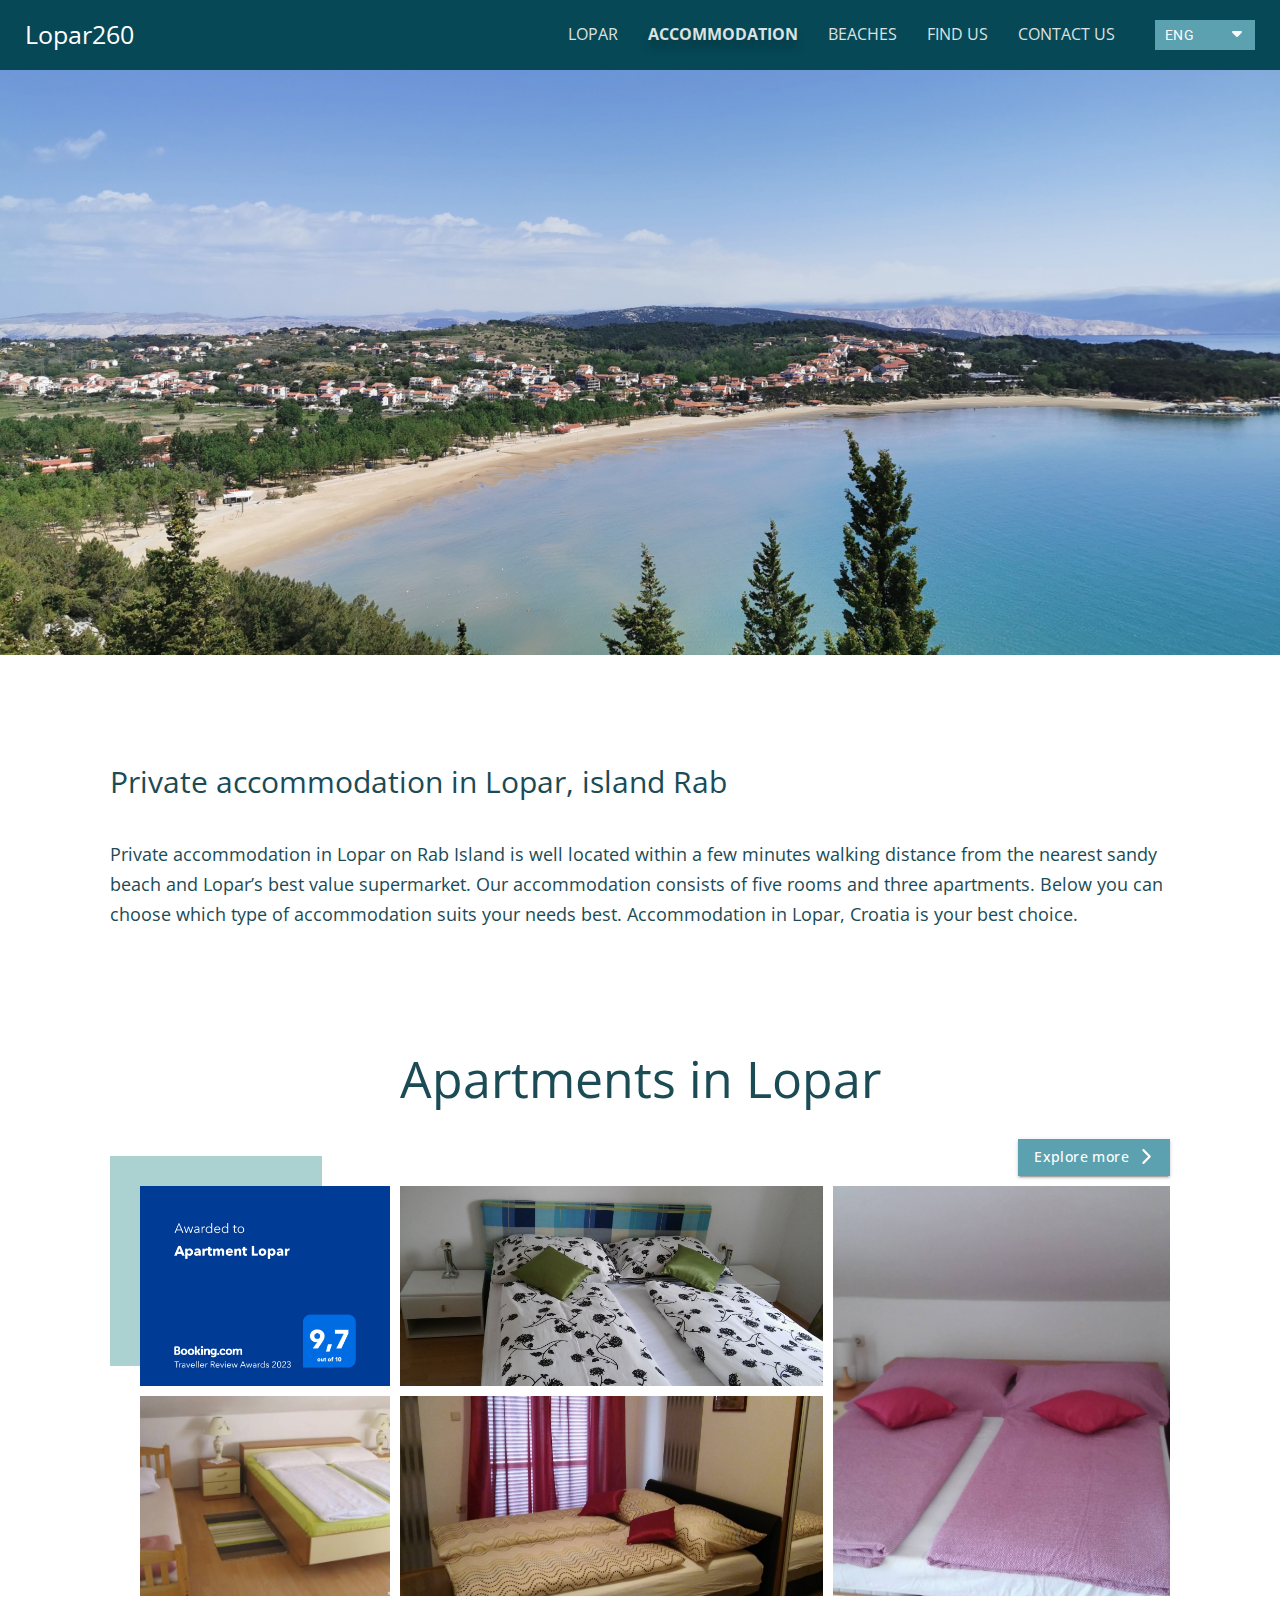
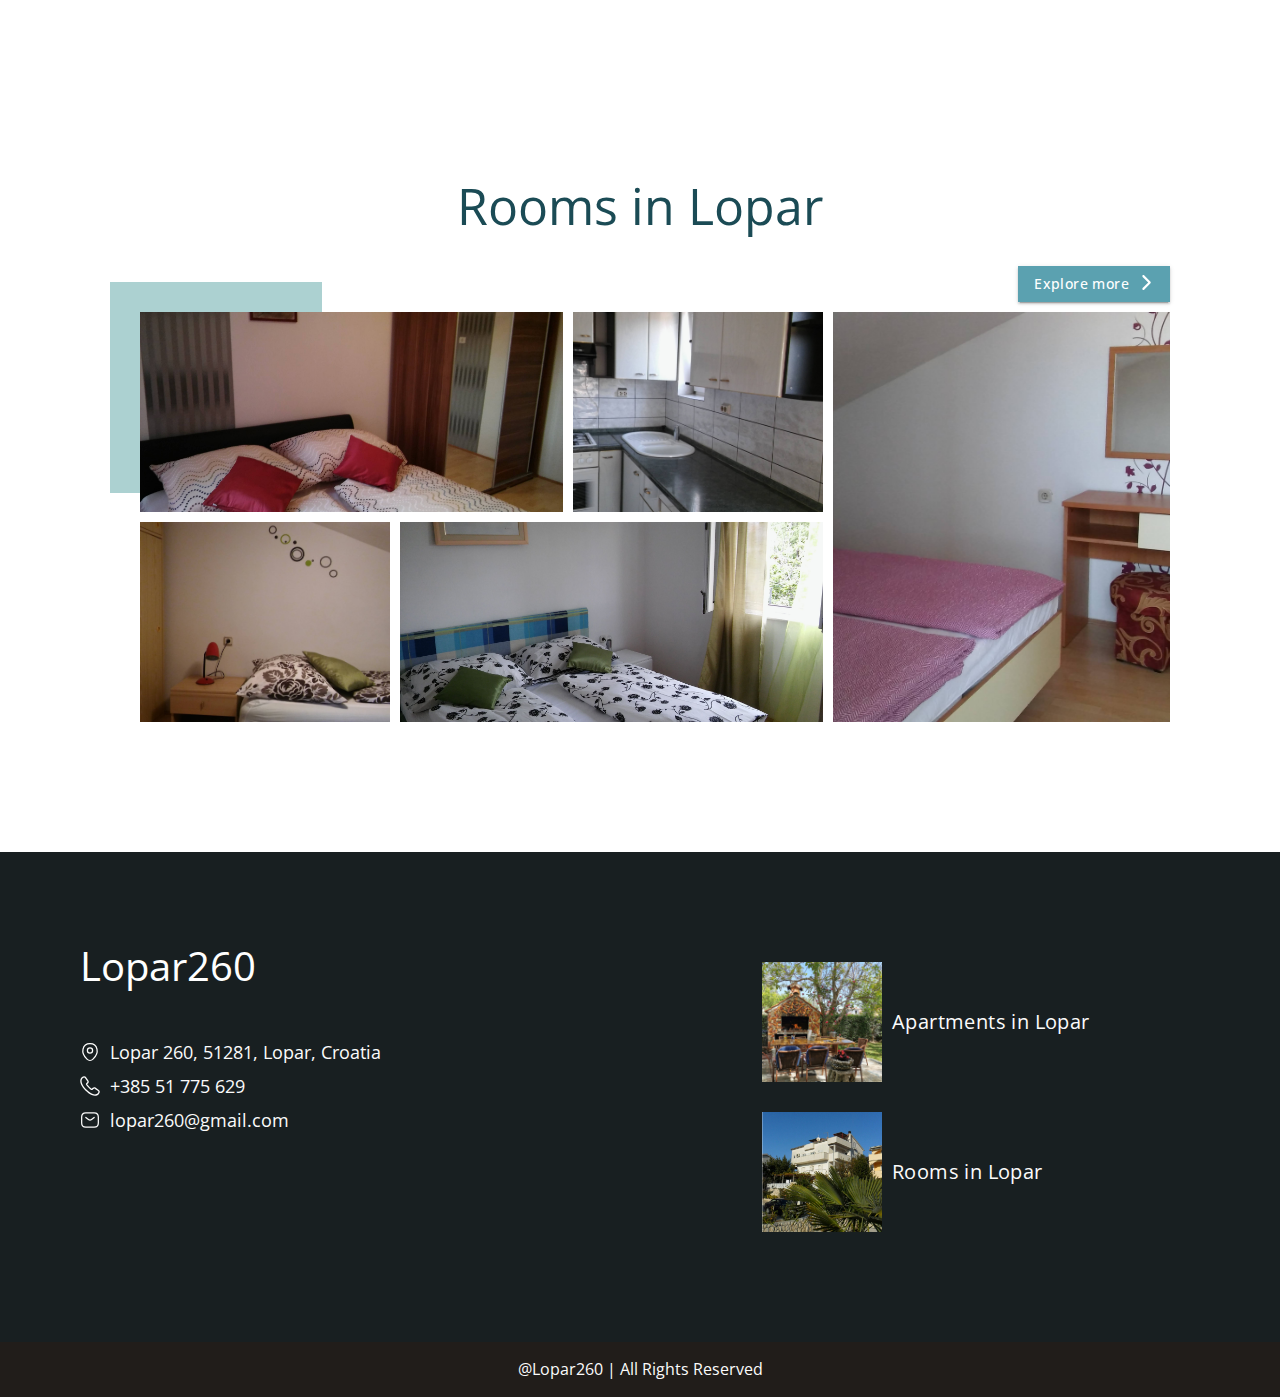
<file: src/pages/accommodation/accommodation.html>
<!DOCTYPE html>
<html lang="en">
    <head>
        <meta charset="UTF-8" />
        <meta http-equiv="X-UA-Compatible" content="IE=edge" />
        <meta name="viewport" content="width=device-width, initial-scale=1.0" />
        <title>Accommodation</title>
        <link rel="icon" href="/src/assets/images/favicon.png" />
        <meta name="keywords" content="website, template, sample" />
        <meta name="description" content="this sample created for prototyping purposes" />
        <meta name="author" content="Fiverr: karen_werner | LinkedIn https://www.linkedin.com/in/karenabgaryan09/" />
        <!-- OPEN GRAPH -->
        <meta property="og:title" content="Accommodation" />
        <meta property="og:type" content="website" />
        <meta property="og:description" content="this sample created for prototyping purposes" />
        <meta property="og:image" content="/src/assets/images/og.png" />
        <meta property="og:url" content="https://sample.com" />
        <!-- TWITTER CARDS -->
        <meta name="twitter:title" content="Accommodation" />
        <meta name="twitter:description" content="this sample created for prototyping purposes" />
        <meta name="twitter:image" content="/src/assets/images/og.png" />
        <meta name="twitter:url" content="https://sample.com" />
        <meta name="twitter:card" content="summary" />
        <!-- STYLESHEET -->
        <link rel="stylesheet" href="/src/styles/index.css" />
        <!-- SCRIPTS -->
        <script src="/src/scripts/load-cover.js" defer></script>
        <script src="/src/components/button/button.js" defer></script>
        <script src="/src/components/navbar/navbar.js" defer></script>
        <script src="/src/components/select/select.js" defer></script>
        <script src="/src/components/drawer/drawer.js" defer></script>
        <!-- <script src="/src/components/modal/modal.js" defer></script> -->

    </head>
    <body>
        <nav class="navbar navbar-expand-lg">
            <div class="container-fluid">
                <button
                    class="navbar-toggler altCollapsed btn btn-circle-light"
                    type="button"
                    data-target="#navbar-drawer"
                    data-toggle="drawer"
                >
                    <svg xmlns="http://www.w3.org/2000/svg" viewBox="0 0 448 512">
                        <!--! Font Awesome Pro 6.0.0 by @fontawesome - https://fontawesome.com License - https://fontawesome.com/license (Commercial License) Copyright 2022 Fonticons, Inc. -->
                        <path
                            d="M0 96C0 78.33 14.33 64 32 64H416C433.7 64 448 78.33 448 96C448 113.7 433.7 128 416 128H32C14.33 128 0 113.7 0 96zM0 256C0 238.3 14.33 224 32 224H416C433.7 224 448 238.3 448 256C448 273.7 433.7 288 416 288H32C14.33 288 0 273.7 0 256zM416 448H32C14.33 448 0 433.7 0 416C0 398.3 14.33 384 32 384H416C433.7 384 448 398.3 448 416C448 433.7 433.7 448 416 448z"
                        />
                    </svg>
                </button>
                <a class="navbar-brand" href="/index.html">Lopar260</a>

                <div class="drawer drawer-left" id="navbar-drawer">
                    <button class="drawer-close btn btn-circle-dark" data-dismiss="drawer">
                        <svg xmlns="http://www.w3.org/2000/svg" viewBox="0 0 320 512">
                            <path
                                d="M310.6 150.6c12.5-12.5 12.5-32.8 0-45.3s-32.8-12.5-45.3 0L160 210.7 54.6 105.4c-12.5-12.5-32.8-12.5-45.3 0s-12.5 32.8 0 45.3L114.7 256 9.4 361.4c-12.5 12.5-12.5 32.8 0 45.3s32.8 12.5 45.3 0L160 301.3 265.4 406.6c12.5 12.5 32.8 12.5 45.3 0s12.5-32.8 0-45.3L205.3 256 310.6 150.6z"
                            />
                        </svg>
                    </button>
                    <a class="nav-link"  href="/index.html">lopar</a>
                    <a
                        class="nav-link active"
                        data-text="accommodation"
                        href="/src/pages/accommodation/accommodation.html"
                        >accommodation</a
                    >
                    <a class="nav-link"  href="/src/pages/beaches/beaches.html">beaches</a>
                    <a class="nav-link"  href="#/">find us</a>
                    <a class="nav-link"  href="#/">contact us</a>
                </div>
                <div class="navbar-collapse" id="navbarSupportedContent">
                    <ul class="navbar-nav me-auto">
                        <li class="nav-item">
                            <a class="nav-link"  href="/index.html">lopar</a>
                        </li>
                        <li class="nav-item">
                            <a
                                class="nav-link active"
                                data-text="accommodation"
                                href="/src/pages/accommodation/accommodation.html"
                                >accommodation</a
                            >
                        </li>
                        <li class="nav-item">
                            <a class="nav-link"  href="/src/pages/beaches/beaches.html">beaches</a>
                        </li>
                        <li class="nav-item">
                            <a class="nav-link"  href="#/">find us</a>
                        </li>
                        <li class="nav-item">
                            <a class="nav-link"  href="#/">contact us</a>
                        </li>
                    </ul>
                </div>
                <div class="nav-item select">
                    <div class="select-toggle nav-link btn btn-text-primary" data-toggle="select" data-outside="true">
                        <span class="select-name">ENG</span>
                        <span class="endIcon select-toggle-icon">
                            <svg xmlns="http://www.w3.org/2000/svg" viewBox="0 0 320 512">
                                <path
                                    d="M137.4 374.6c12.5 12.5 32.8 12.5 45.3 0l128-128c9.2-9.2 11.9-22.9 6.9-34.9s-16.6-19.8-29.6-19.8L32 192c-12.9 0-24.6 7.8-29.6 19.8s-2.2 25.7 6.9 34.9l128 128z"
                                />
                            </svg>
                        </span>
                    </div>
                    <div class="select-menu">
                        <a class="select-item">EST</a>
                        <a class="select-item">RUS</a>
                        <a class="select-item">FIN</a>
                    </div>
                </div>
            </div>
        </nav>

        <header
            class="hero"
            data-cover-src="/src/assets/images/background.jpg"
            style="background-image: url('/src/assets/images/background-thumbnail.jpg')"
        ></header>

        <main class="accommodation-page">
            <section class="showcase">
                <div class="container-small">
                    <h3 class="display-3 showcase-title">Private accommodation in Lopar, island Rab</h3>
                    <p class="showcase-description text-1">
                        Private accommodation in Lopar on Rab Island is well located within a few minutes walking
                        distance from the nearest sandy beach and Lopar’s best value supermarket. Our accommodation
                        consists of five rooms and three apartments. Below you can choose which type of accommodation
                        suits your needs best. Accommodation in Lopar, Croatia is your best choice.
                    </p>

                    <article class="apartments accommodation-article">
                        <h2 class="display-2 apartments-title">Apartments in Lopar</h2>
                        <div class="gallery">
                            <img src="/src/assets/images/card-image.jpg" class="contain" alt="">
                            <img src="/src/assets/images/apartments/apartment-1/covers/lopar-apartman-1-1.jpg" alt="">
                            <img src="/src/assets/images/apartments/apartment-2/covers/lopar-apartman-2-1.jpg" alt="">
                            <img src="/src/assets/images/apartments/apartment-3/covers/lopar-apartman-3-1.jpg" alt="">
                            <img src="/src/assets/images/apartments/apartment-1/covers/lopar-apartman-1-6.jpg" alt="">
                        </div>
                        <a href="/src/pages/apartments/apartments.html" class="btn btn-primary">
                            Explore more
                            <span class="endIcon">
                                <svg xmlns="http://www.w3.org/2000/svg" viewBox="0 0 320 512">
                                    <path
                                        d="M310.6 233.4c12.5 12.5 12.5 32.8 0 45.3l-192 192c-12.5 12.5-32.8 12.5-45.3 0s-12.5-32.8 0-45.3L242.7 256 73.4 86.6c-12.5-12.5-12.5-32.8 0-45.3s32.8-12.5 45.3 0l192 192z"
                                    />
                                </svg>
                            </span>
                        </a>
                    </article>

                    <article class="rooms accommodation-article">
                        <h2 class="display-2 apartments-title">Rooms in Lopar</h2>
                        <div class="gallery">
                            <img src="/src/assets/images/apartments/apartment-1/covers/lopar-apartman-1-4.jpg" alt="">
                            <img src="/src/assets/images/apartments/apartment-1/covers/lopar-apartman-1-7.jpg" alt="">
                            <img src="/src/assets/images/apartments/apartment-2/covers/lopar-apartman-2-2.jpg" alt="">
                            <img src="/src/assets/images/apartments/apartment-2/covers/lopar-apartman-2-7.jpg" alt="">
                            <img src="/src/assets/images/apartments/apartment-1/covers/lopar-apartman-1-3.jpg" alt="">
                        </div>
                        <a href="/src/pages/apartments/apartments.html" class="btn btn-primary">
                            Explore more
                            <span class="endIcon">
                                <svg xmlns="http://www.w3.org/2000/svg" viewBox="0 0 320 512">
                                    <path
                                        d="M310.6 233.4c12.5 12.5 12.5 32.8 0 45.3l-192 192c-12.5 12.5-32.8 12.5-45.3 0s-12.5-32.8 0-45.3L242.7 256 73.4 86.6c-12.5-12.5-12.5-32.8 0-45.3s32.8-12.5 45.3 0l192 192z"
                                    />
                                </svg>
                            </span>
                        </a>
                    </article>
                </div>
            </section>
        </main>

        <footer class="footer bg-dark">
            <div class="container">
                <div class="info">
                    <h2 class="display-2 footer-brand">Lopar260</h2>
                    <div class="info-list">
                        <a class="info-link link-light" underline="none">
                            <svg
                                width="24"
                                height="24"
                                viewBox="0 0 24 24"
                                fill="none"
                                xmlns="http://www.w3.org/2000/svg"
                            >
                                <path
                                    d="M11.9999 13.4299C13.723 13.4299 15.1199 12.0331 15.1199 10.3099C15.1199 8.58681 13.723 7.18994 11.9999 7.18994C10.2768 7.18994 8.87988 8.58681 8.87988 10.3099C8.87988 12.0331 10.2768 13.4299 11.9999 13.4299Z"
                                    stroke="white"
                                    stroke-width="1.5"
                                />
                                <path
                                    d="M3.6202 8.49C5.5902 -0.169998 18.4202 -0.159997 20.3802 8.5C21.5302 13.58 18.3702 17.88 15.6002 20.54C13.5902 22.48 10.4102 22.48 8.3902 20.54C5.6302 17.88 2.4702 13.57 3.6202 8.49Z"
                                    stroke="white"
                                    stroke-width="1.5"
                                />
                            </svg>
                            Lopar 260, 51281, Lopar, Croatia</a
                        >
                        <a class="info-link link-light" underline="none">
                            <svg
                                width="22"
                                height="22"
                                viewBox="0 0 22 22"
                                fill="none"
                                xmlns="http://www.w3.org/2000/svg"
                            >
                                <path
                                    d="M20.97 17.33C20.97 17.69 20.89 18.06 20.72 18.42C20.55 18.78 20.33 19.12 20.04 19.44C19.55 19.98 19.01 20.37 18.4 20.62C17.8 20.87 17.15 21 16.45 21C15.43 21 14.34 20.76 13.19 20.27C12.04 19.78 10.89 19.12 9.75 18.29C8.6 17.45 7.51 16.52 6.47 15.49C5.44 14.45 4.51 13.36 3.68 12.22C2.86 11.08 2.2 9.94 1.72 8.81C1.24 7.67 1 6.58 1 5.54C1 4.86 1.12 4.21 1.36 3.61C1.6 3 1.98 2.44 2.51 1.94C3.15 1.31 3.85 1 4.59 1C4.87 1 5.15 1.06 5.4 1.18C5.66 1.3 5.89 1.48 6.07 1.74L8.39 5.01C8.57 5.26 8.7 5.49 8.79 5.71C8.88 5.92 8.93 6.13 8.93 6.32C8.93 6.56 8.86 6.8 8.72 7.03C8.59 7.26 8.4 7.5 8.16 7.74L7.4 8.53C7.29 8.64 7.24 8.77 7.24 8.93C7.24 9.01 7.25 9.08 7.27 9.16C7.3 9.24 7.33 9.3 7.35 9.36C7.53 9.69 7.84 10.12 8.28 10.64C8.73 11.16 9.21 11.69 9.73 12.22C10.27 12.75 10.79 13.24 11.32 13.69C11.84 14.13 12.27 14.43 12.61 14.61C12.66 14.63 12.72 14.66 12.79 14.69C12.87 14.72 12.95 14.73 13.04 14.73C13.21 14.73 13.34 14.67 13.45 14.56L14.21 13.81C14.46 13.56 14.7 13.37 14.93 13.25C15.16 13.11 15.39 13.04 15.64 13.04C15.83 13.04 16.03 13.08 16.25 13.17C16.47 13.26 16.7 13.39 16.95 13.56L20.26 15.91C20.52 16.09 20.7 16.3 20.81 16.55C20.91 16.8 20.97 17.05 20.97 17.33Z"
                                    stroke="#FBFBFB"
                                    stroke-width="1.5"
                                    stroke-miterlimit="10"
                                />
                            </svg>
                            +385 51 775 629</a
                        >
                        <a class="info-link link-light" underline="none">
                            <svg
                                width="24"
                                height="24"
                                viewBox="0 0 24 24"
                                fill="none"
                                xmlns="http://www.w3.org/2000/svg"
                            >
                                <path
                                    d="M17 20.5H7C4 20.5 2 19 2 15.5V8.5C2 5 4 3.5 7 3.5H17C20 3.5 22 5 22 8.5V15.5C22 19 20 20.5 17 20.5Z"
                                    stroke="#FBFBFB"
                                    stroke-width="1.5"
                                    stroke-miterlimit="10"
                                    stroke-linecap="round"
                                    stroke-linejoin="round"
                                />
                                <path
                                    d="M17 9L13.87 11.5C12.84 12.32 11.15 12.32 10.12 11.5L7 9"
                                    stroke="#FBFBFB"
                                    stroke-width="1.5"
                                    stroke-miterlimit="10"
                                    stroke-linecap="round"
                                    stroke-linejoin="round"
                                />
                            </svg>
                            lopar260@gmail.com</a
                        >
                    </div>
                </div>

               <div class="details">
                    <a href="/src/pages/apartments/apartments.html" class="card detail-card btn btn-text-primary">
                        <img src="/src/assets/images/z.rest/image-2.jpg" alt="" class="card-image" />
                        <h4 class="card-title">Apartments in Lopar</h4>
                    </a>
                    <a href="/src/pages/apartments/rooms.html" class="card detail-card btn btn-text-primary">
                        <img src="/src/assets/images/z.rest/image-1.jpg" alt="" class="card-image" />
                        <h4 class="card-title">Rooms in Lopar</h4>
                    </a>
                </div>
            </div>
            <div class="footer-copyright">
                <div class="container">@Lopar260 | All Rights Reserved</div>
            </div>
        </footer>
    </body>
</html>
</file>
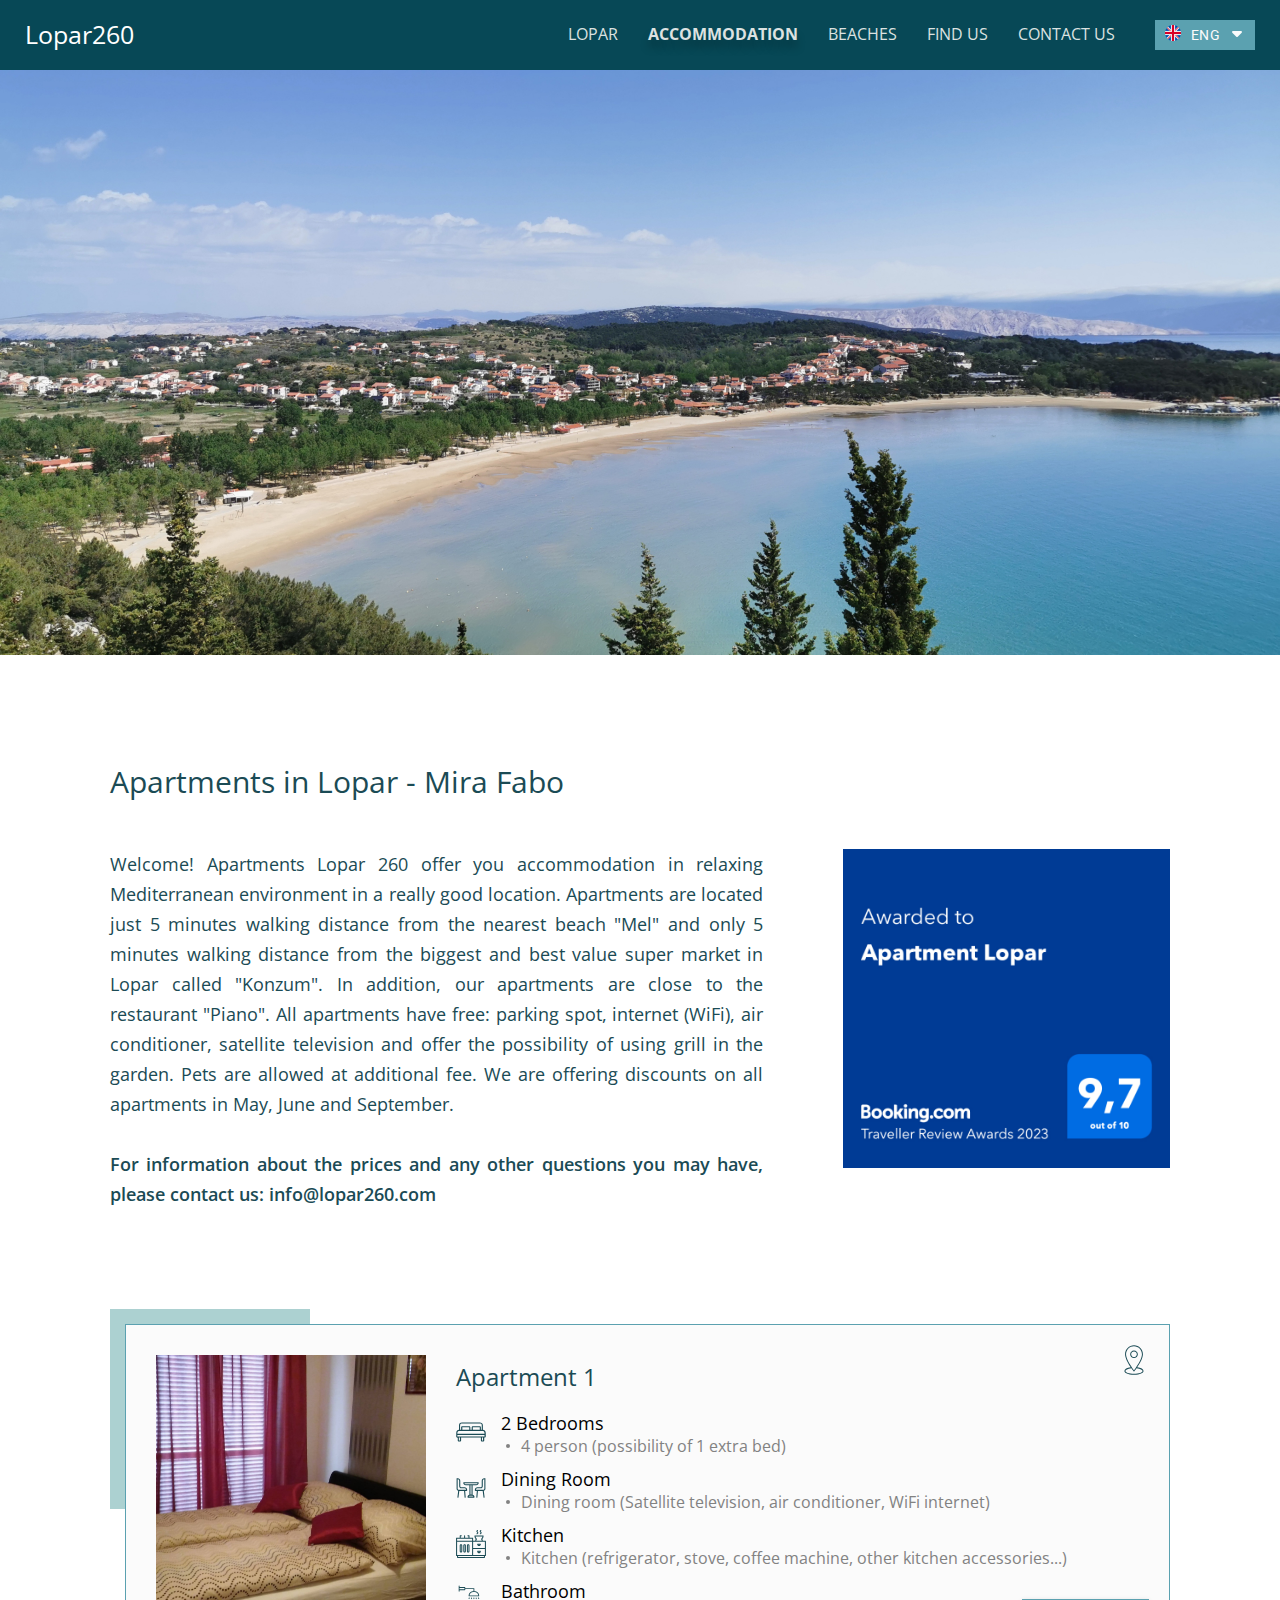
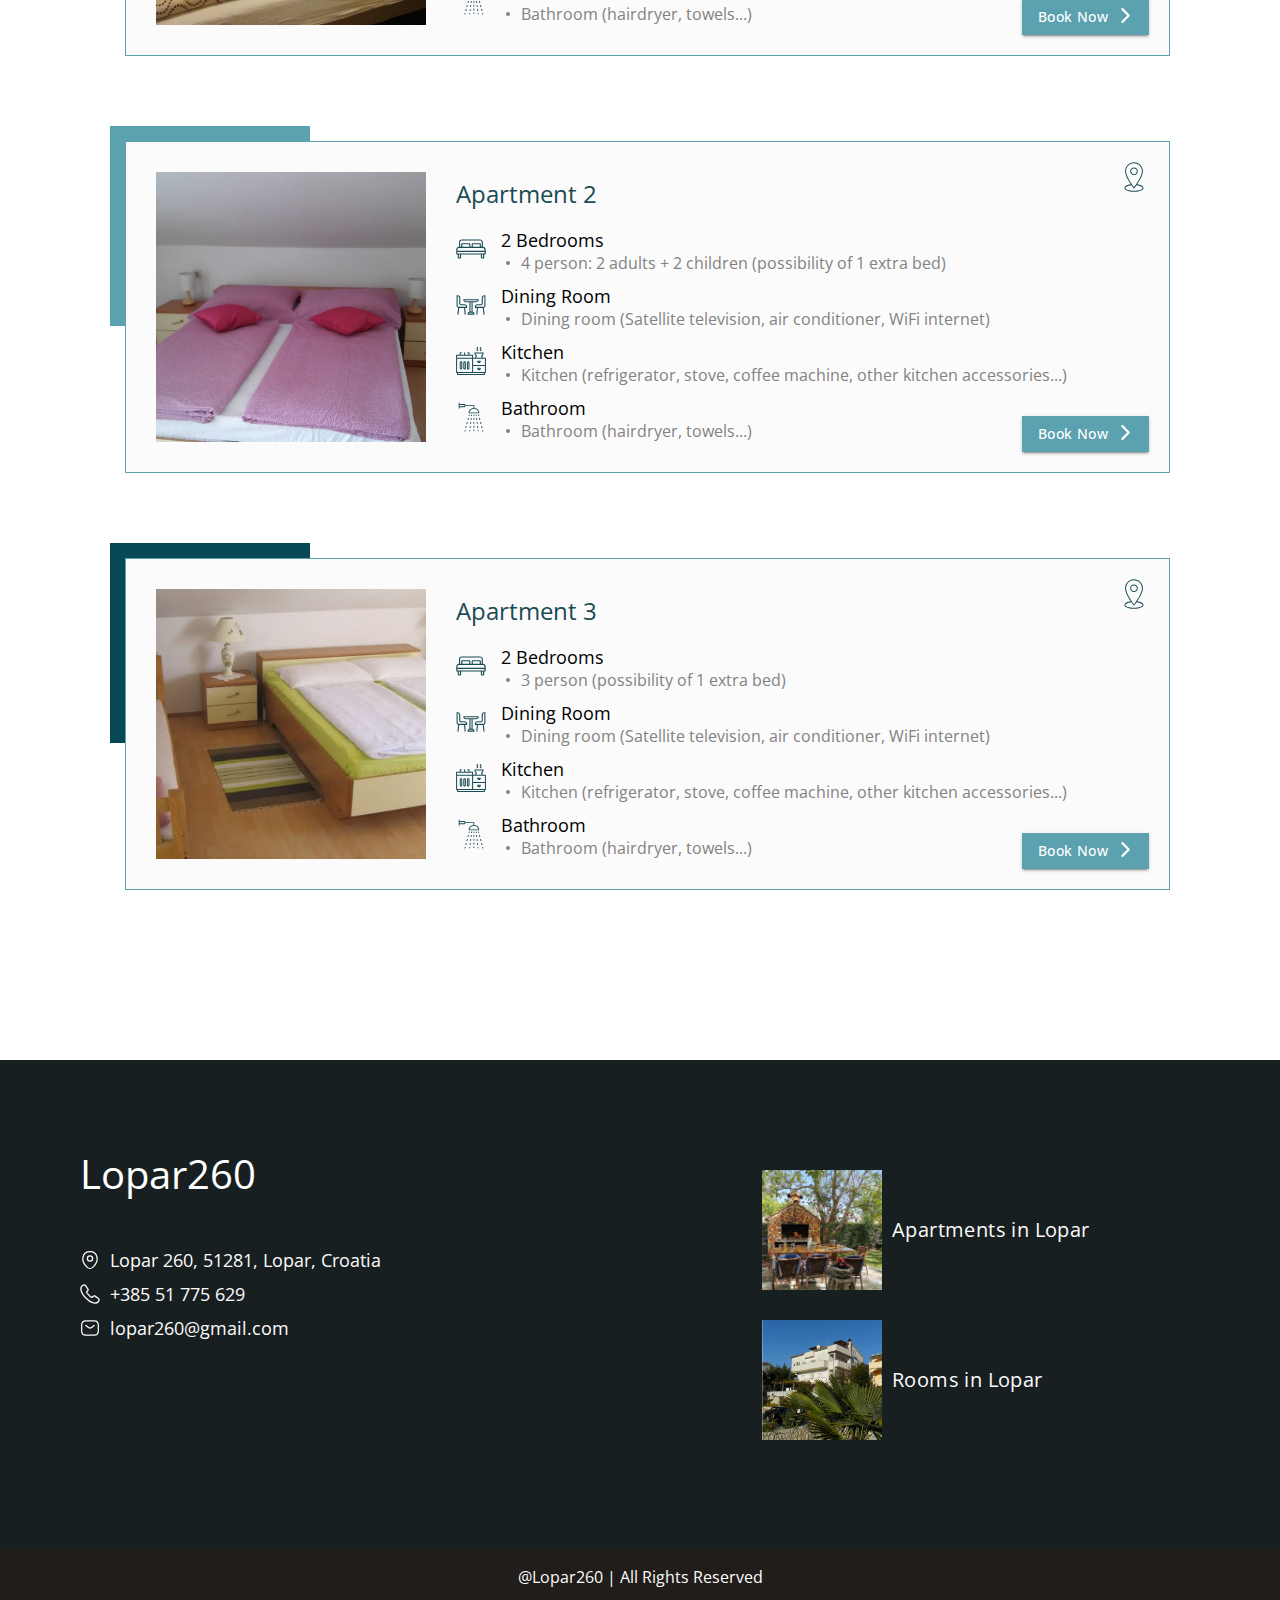
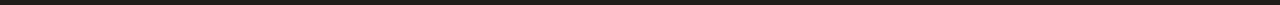
<file: src/pages/apartments/apartments.html>
<!DOCTYPE html>
<html lang="en">
    <head>
        <meta charset="UTF-8" />
        <meta http-equiv="X-UA-Compatible" content="IE=edge" />
        <meta name="viewport" content="width=device-width, initial-scale=1.0" />
        <title>Apartments</title>
        <link rel="icon" href="/src/assets/images/favicon.png" />
        <meta name="keywords" content="website, template, sample" />
        <meta name="description" content="this sample created for prototyping purposes" />
        <meta name="author" content="Fiverr: karen_werner | LinkedIn https://www.linkedin.com/in/karenabgaryan09/" />
        <!-- OPEN GRAPH -->
        <meta property="og:title" content="Apartments" />
        <meta property="og:type" content="website" />
        <meta property="og:description" content="this sample created for prototyping purposes" />
        <meta property="og:image" content="/src/assets/images/og.png" />
        <meta property="og:url" content="https://sample.com" />
        <!-- TWITTER CARDS -->
        <meta name="twitter:title" content="Apartments" />
        <meta name="twitter:description" content="this sample created for prototyping purposes" />
        <meta name="twitter:image" content="/src/assets/images/og.png" />
        <meta name="twitter:url" content="https://sample.com" />
        <meta name="twitter:card" content="summary" />
        <!-- STYLESHEET -->
        <link rel="stylesheet" href="/src/styles/index.css" />
        <!-- SCRIPTS -->
        <script src="/src/scripts/load-cover.js" defer></script>
        <script src="/src/components/button/button.js" defer></script>
        <script src="/src/components/navbar/navbar.js" defer></script>
        <script src="/src/components/select/select.js" defer></script>
        <script src="/src/components/drawer/drawer.js" defer></script>
        <!-- <script src="/src/components/modal/modal.js" defer></script> -->
        <script src="/src/scripts/lock.js"></script>
        <!-- SWIPER -->
        <link rel="stylesheet" href="https://unpkg.com/swiper@8/swiper-bundle.min.css" />
        <script src="https://unpkg.com/swiper@8/swiper-bundle.min.js"></script>
        <!-- <script src="/src/components/swiper/swiper.js" defer></script> -->
        <script src="/src/components/swiper/lightbox/lightbox.js"></script>
    </head>
    <body>
        <nav class="navbar navbar-expand-lg">
            <div class="container-fluid">
                <button
                    class="navbar-toggler altCollapsed btn btn-circle-light"
                    type="button"
                    data-target="#navbar-drawer"
                    data-toggle="drawer"
                >
                    <svg xmlns="http://www.w3.org/2000/svg" viewBox="0 0 448 512">
                        <!--! Font Awesome Pro 6.0.0 by @fontawesome - https://fontawesome.com License - https://fontawesome.com/license (Commercial License) Copyright 2022 Fonticons, Inc. -->
                        <path
                            d="M0 96C0 78.33 14.33 64 32 64H416C433.7 64 448 78.33 448 96C448 113.7 433.7 128 416 128H32C14.33 128 0 113.7 0 96zM0 256C0 238.3 14.33 224 32 224H416C433.7 224 448 238.3 448 256C448 273.7 433.7 288 416 288H32C14.33 288 0 273.7 0 256zM416 448H32C14.33 448 0 433.7 0 416C0 398.3 14.33 384 32 384H416C433.7 384 448 398.3 448 416C448 433.7 433.7 448 416 448z"
                        />
                    </svg>
                </button>
                <a class="navbar-brand" href="/index.html">Lopar260</a>

                <div class="drawer drawer-left" id="navbar-drawer">
                    <button class="drawer-close btn btn-circle-dark" data-dismiss="drawer">
                        <svg xmlns="http://www.w3.org/2000/svg" viewBox="0 0 320 512">
                            <path
                                d="M310.6 150.6c12.5-12.5 12.5-32.8 0-45.3s-32.8-12.5-45.3 0L160 210.7 54.6 105.4c-12.5-12.5-32.8-12.5-45.3 0s-12.5 32.8 0 45.3L114.7 256 9.4 361.4c-12.5 12.5-12.5 32.8 0 45.3s32.8 12.5 45.3 0L160 301.3 265.4 406.6c12.5 12.5 32.8 12.5 45.3 0s12.5-32.8 0-45.3L205.3 256 310.6 150.6z"
                            />
                        </svg>
                    </button>
                    <a class="nav-link" href="/index.html">lopar</a>
                    <a
                        class="nav-link active"
                        
                        href="/src/pages/accommodation/accommodation.html"
                        >accommodation</a
                    >
                    <a class="nav-link" href="/src/pages/beaches/beaches.html">beaches</a>
                    <a class="nav-link" href="/src/pages/find-us/find-us.html">find us</a>
                    <a class="nav-link" href="/src/pages/contact/contact.html">contact us</a>
                </div>
                <div class="navbar-collapse" id="navbarSupportedContent">
                    <ul class="navbar-nav me-auto">
                        <li class="nav-item">
                            <a class="nav-link" href="/index.html">lopar</a>
                        </li>
                        <li class="nav-item">
                            <a
                                class="nav-link active"
                                
                                href="/src/pages/accommodation/accommodation.html"
                                >accommodation</a
                            >
                        </li>
                        <li class="nav-item">
                            <a class="nav-link" href="/src/pages/beaches/beaches.html">beaches</a>
                        </li>
                        <li class="nav-item">
                            <a class="nav-link" href="/src/pages/find-us/find-us.html">find us</a>
                        </li>
                        <li class="nav-item">
                            <a class="nav-link" href="/src/pages/contact/contact.html">contact us</a>
                        </li>
                    </ul>
                </div>
                <div class="select nav-item">
                    <button class="select-toggle btn btn-text-primary" data-toggle="select">
                        <div class="wrapper">
                            <span class="startIcon">
                                <img src="/src/assets/images/icons/flags/united-kingdom.png" alt="">
                            </span>
                            <div class="select-toggle-title">ENG</div>
                        </div>
                        <span class="endIcon select-toggle-icon">
                            <svg xmlns="http://www.w3.org/2000/svg" viewBox="0 0 320 512">
                                <path
                                    d="M137.4 374.6c12.5 12.5 32.8 12.5 45.3 0l128-128c9.2-9.2 11.9-22.9 6.9-34.9s-16.6-19.8-29.6-19.8L32 192c-12.9 0-24.6 7.8-29.6 19.8s-2.2 25.7 6.9 34.9l128 128z"
                                />
                            </svg>
                        </span>
                    </button>

                    <div class="select-menu">
                        <a href="#/category/item-1" class="select-item">
                            <span class="startIcon">
                                <img src="/src/assets/images/icons/flags/united-kingdom.png" alt="">
                            </span>
                            <div class="select-item-title">ENG</div>
                           
                        </a>
                        <a href="#/category/item-1" class="select-item">
                            <span class="startIcon">
                                <img src="/src/assets/images/icons/flags/germany.png" alt="">
                            </span>
                            <div class="select-item-title">DEU</div>
                           
                        </a>
                        <a href="#/category/item-1" class="select-item">
                            <span class="startIcon">
                                <img src="/src/assets/images/icons/flags/italy.png" alt="">
                            </span>
                            <div class="select-item-title">ITA</div>
                           
                        </a>
                        <a href="#/category/item-1" class="select-item">
                            <span class="startIcon">
                                <img src="/src/assets/images/icons/flags/france.png" alt="">
                            </span>
                            <div class="select-item-title">FRA</div>
                           
                        </a>
                        <a href="#/category/item-1" class="select-item">
                            <span class="startIcon">
                                <img src="/src/assets/images/icons/flags/poland.png" alt="">
                            </span>
                            <div class="select-item-title">POL</div>
                        </a>
                        <a href="#/category/item-1" class="select-item">
                            <span class="startIcon">
                                <img src="/src/assets/images/icons/flags/hungary.png" alt="">
                            </span>
                            <div class="select-item-title">HUN</div>
                        </a>
                        <a href="#/category/item-1" class="select-item">
                            <span class="startIcon">
                                <img src="/src/assets/images/icons/flags/croatia.png" alt="">
                            </span>
                            <div class="select-item-title">HR</div>
                        </a>
                        <a href="#/category/item-1" class="select-item">
                            <span class="startIcon">
                                <img src="/src/assets/images/icons/flags/slovenia.png" alt="">
                            </span>
                            <div class="select-item-title">SVN</div>
                        </a>
                       
                    </div>
                </div>
            </div>
        </nav>

        <header
            class="hero"
            data-cover-src="/src/assets/images/background.jpg"
            style="background-image: url('/src/assets/images/background-thumbnail.jpg')"
        ></header>

        <main class="apartments-page">
            <section class="showcase">
                <div class="container-small">
                    <h3 class="display-3 showcase-title">Apartments in Lopar - Mira Fabo</h3>
                    <article class="info">
                        <div class="wrapper">
                            <p class="info-description text-1">
                                Welcome! Apartments Lopar 260 offer you accommodation in relaxing Mediterranean
                                environment in a really good location. Apartments are located just 5 minutes walking
                                distance from the nearest beach "Mel" and only 5 minutes walking distance from the
                                biggest and best value super market in Lopar called "Konzum". In addition, our
                                apartments are close to the restaurant "Piano". All apartments have free: parking spot,
                                internet (WiFi), air conditioner, satellite television and offer the possibility of
                                using grill in the garden. Pets are allowed at additional fee. We are offering discounts
                                on all apartments in May, June and September.
                                <br />
                                <br />
                                <b>
                                    For information about the prices and any other questions you may have, please
                                    contact us: info@lopar260.com
                                </b>
                            </p>
                        </div>
                        <div class="info-image">
                            <img src="/src/assets/images/card-image.jpg" alt="" />
                        </div>
                    </article>

                    <div class="apartment-card-group card-group">
                        <div class="apartment-card-wrapper lightbox">
                            <div class="apartment-card card">
                                <div class="card-header">
                                    <img
                                        src="/src/assets/images/apartments/apartment-1/covers/lopar-apartman-1-6.jpg"
                                        alt=""
                                        data-index="0"
                                        data-toggle="lightbox"
                                        data-target="#carousel-example-in-lightbox-backdrop-apartment-1"
                                    />
                                </div>

                                <div class="card-body">
                                    <h4 class="card-title display-4">Apartment 1</h4>
                                    <div class="card-location">
                                        <svg
                                            width="18"
                                            height="27"
                                            viewBox="0 0 18 27"
                                            fill="none"
                                            xmlns="http://www.w3.org/2000/svg"
                                        >
                                            <path
                                                d="M11.875 20.1C13.6 17.55 15.7 14.025 16.575 10.95C16.9 10.025 17.025 8.825 17.025 8.4C17.075 3.95 13.475 0.275 9.025 0.25C4.6 0.25 0.95 3.9 0.975 8.4C0.95 8.875 1.1 9.975 1.4 10.925C2.25 14 4.35 17.525 6.075 20.1C2.6 20.575 0.375 21.825 0.375 23.35C0.375 25.025 3.4 26.8 8.975 26.8C14.55 26.8 17.575 25.025 17.575 23.35C17.6 21.825 15.375 20.575 11.875 20.1ZM1.85 8.4C1.825 4.3 5.225 1.1 9 1.15C12.825 1.175 16.175 4.325 16.15 8.425C16.15 8.95 16.025 9.875 15.75 10.725C14.45 15.25 10.225 21.05 9 22.675C7.75 21.025 3.525 15.225 2.25 10.7C1.95 9.775 1.85 8.675 1.85 8.4ZM9 25.95C4.45 25.95 1.275 24.6 1.275 23.375C1.275 22.475 3.15 21.325 6.65 20.925C7.725 22.475 8.55 23.525 8.65 23.65C8.825 23.875 9.15 23.875 9.325 23.65C9.4 23.55 10.25 22.475 11.325 20.925C14.825 21.325 16.725 22.475 16.725 23.375C16.725 24.6 13.55 25.95 9 25.95Z"
                                                fill="#1B4B55"
                                            />
                                            <path
                                                d="M12.4498 8.325C12.4498 6.425 10.8998 4.875 8.9998 4.875C7.0998 4.875 5.5498 6.425 5.5498 8.325C5.5498 10.225 7.0998 11.775 8.9998 11.775C10.8998 11.775 12.4498 10.225 12.4498 8.325ZM6.4248 8.325C6.4248 6.9 7.5748 5.75 8.9998 5.75C10.4248 5.75 11.5748 6.9 11.5748 8.325C11.5748 9.75 10.4248 10.9 8.9998 10.9C7.5748 10.9 6.4248 9.75 6.4248 8.325Z"
                                                fill="#1B4B55"
                                            />
                                        </svg>
                                        <p class="description">
                                            Located on 2nd Floor (55m² + 9m² balcony + 5m² second balcony)
                                        </p>
                                    </div>

                                    <div class="item info-item">
                                        <div class="item-icon">
                                            <svg
                                                width="36"
                                                height="24"
                                                viewBox="0 0 36 24"
                                                fill="none"
                                                xmlns="http://www.w3.org/2000/svg"
                                            >
                                                <path
                                                    d="M32.2617 9.42534V3.91374C32.2617 1.44802 30.4435 0.541504 28.739 0.541504H7.14805C5.44351 0.541504 3.62533 1.41176 3.62533 3.91374V9.42534C1.92078 9.60664 0.291992 10.6945 0.291992 13.1964V17.4752C0.291992 18.2004 0.898053 18.7806 1.65563 18.7806H2.11017V22.1528C2.11017 22.878 2.71623 23.4582 3.47381 23.4582H4.76169C5.51926 23.4582 6.12532 22.878 6.12532 22.1528V18.7443H29.8753V22.1528C29.8753 22.878 30.4814 23.4582 31.239 23.4582H32.5268C33.2844 23.4582 33.8905 22.878 33.8905 22.1528V18.7443H34.345C35.1026 18.7443 35.7087 18.1641 35.7087 17.4389V13.1964C35.595 10.6945 33.9662 9.60664 32.2617 9.42534ZM4.9132 3.91374H4.98896C4.98896 2.20949 6.1632 1.84688 7.14805 1.84688H28.739C29.7238 1.84688 30.8981 2.20949 30.8981 3.91374V9.38908H29.8753V6.27067C29.8753 5.54546 29.2693 4.96529 28.5117 4.96529H20.1784C19.4208 4.96529 18.8147 5.54546 18.8147 6.27067V9.38908H17.2238V6.27067C17.2238 5.54546 16.6177 4.96529 15.8602 4.96529H7.52684C6.76926 4.96529 6.1632 5.54546 6.1632 6.27067V9.38908H4.9132V3.91374ZM28.5117 6.27067V9.38908H20.1784V6.27067H28.5117ZM15.9359 6.27067V9.38908H7.6026V6.27067H15.9359ZM4.72381 22.1528H3.43593V18.7443H4.72381V22.1528ZM32.4511 22.1528H31.1632V18.7443H32.4511V22.1528ZM34.2314 17.4752H1.61775V15.5534H34.2314V17.4752ZM34.2314 14.248H1.61775V13.1964C1.61775 11.0208 3.28442 10.6945 4.23139 10.6945H31.6177C32.6026 10.6945 34.2314 11.0208 34.2314 13.1964V14.248Z"
                                                    fill="#1B4B55"
                                                />
                                            </svg>
                                        </div>
                                        <div class="wrapper">
                                            <div class="item-title">2 Bedrooms</div>
                                            <div class="item-text">4 person (possibility of 1 extra bed)</div>
                                        </div>
                                    </div>
                                    <div class="item info-item">
                                        <div class="item-icon">
                                            <svg
                                                width="38"
                                                height="26"
                                                viewBox="0 0 38 26"
                                                fill="none"
                                                xmlns="http://www.w3.org/2000/svg"
                                            >
                                                <path
                                                    d="M21.0383 21.4344V9.6539H25.5695C26.4273 9.65277 27.2497 9.31145 27.8562 8.70482C28.4626 8.09819 28.8038 7.27577 28.8047 6.41797C28.8046 6.2367 28.7325 6.06289 28.6044 5.93471C28.4762 5.80653 28.3024 5.73448 28.1211 5.73438H9.87891C9.69764 5.73448 9.52382 5.80653 9.39565 5.93471C9.26747 6.06289 9.19542 6.2367 9.19531 6.41797C9.19624 7.27597 9.53752 8.09857 10.1443 8.70523C10.751 9.3119 11.5736 9.65308 12.4316 9.6539H16.9629V21.4344C16.2727 21.6167 15.6621 22.0219 15.2261 22.587C14.79 23.1522 14.5529 23.8456 14.5516 24.5594C14.5516 24.7407 14.6236 24.9145 14.7518 25.0427C14.88 25.1709 15.0539 25.243 15.2352 25.243H22.766C22.9473 25.243 23.1212 25.1709 23.2494 25.0427C23.3776 24.9145 23.4496 24.7407 23.4496 24.5594C23.4483 23.8456 23.2112 23.1522 22.7751 22.587C22.339 22.0219 21.7284 21.6167 21.0383 21.4344ZM10.6918 7.10156H27.3082C27.1704 7.45073 26.9308 7.75043 26.6206 7.96176C26.3103 8.17309 25.9437 8.28631 25.5684 8.28672H12.4316C12.0563 8.28631 11.6897 8.17309 11.3794 7.96176C11.0692 7.75043 10.8296 7.45073 10.6918 7.10156ZM19.6711 9.6539V21.3238H18.3289V9.6539H19.6711ZM16.0469 23.8762C16.1846 23.527 16.4242 23.2272 16.7345 23.0159C17.0447 22.8046 17.4113 22.6914 17.7867 22.691H20.2133C20.5887 22.6914 20.9553 22.8046 21.2655 23.0159C21.5758 23.2272 21.8154 23.527 21.9531 23.8762H16.0469Z"
                                                    fill="#1B4B55"
                                                />
                                                <path
                                                    d="M36.5781 0.580078H35.8148C34.9569 0.580906 34.1343 0.922099 33.5276 1.52878C32.9209 2.13545 32.5797 2.95804 32.5789 3.81601V10.8906C32.5786 11.1879 32.4604 11.4728 32.2502 11.683C32.04 11.8932 31.755 12.0114 31.4578 12.0117H27.1117C26.2537 12.0125 25.4311 12.3537 24.8243 12.9604C24.2176 13.5671 23.8763 14.3896 23.8754 15.2477V16.0109C23.8754 16.1922 23.9474 16.3661 24.0756 16.4943C24.2038 16.6225 24.3777 16.6945 24.559 16.6945H26.4027L25.7457 24.6797C25.7324 24.8595 25.7907 25.0372 25.9078 25.1743C26.025 25.3113 26.1915 25.3965 26.3712 25.4113C26.5509 25.4262 26.7291 25.3694 26.8671 25.2535C27.0052 25.1375 27.0918 24.9717 27.1082 24.7922L27.7723 16.7004H33.8297L34.8324 24.8199C34.8523 24.986 34.9325 25.1391 35.0577 25.25C35.1829 25.361 35.3444 25.4221 35.5117 25.4219C35.5401 25.422 35.5684 25.4202 35.5965 25.4164C35.6856 25.4054 35.7716 25.377 35.8497 25.3328C35.9278 25.2885 35.9965 25.2293 36.0517 25.1586C36.1069 25.0878 36.1476 25.0068 36.1715 24.9203C36.1954 24.8338 36.2021 24.7434 36.191 24.6543L35.1973 16.6094C35.788 16.4543 36.3109 16.1082 36.6843 15.6249C37.0578 15.1416 37.2608 14.5483 37.2617 13.9375V1.26367C37.2618 1.17389 37.2441 1.08497 37.2098 1.00201C37.1755 0.91905 37.1251 0.843671 37.0616 0.780183C36.9981 0.716695 36.9227 0.666344 36.8398 0.632009C36.7568 0.597673 36.6679 0.580027 36.5781 0.580078ZM35.8945 13.9375C35.894 14.3079 35.7466 14.663 35.4847 14.9249C35.2228 15.1869 34.8677 15.3342 34.4973 15.3348H33.3543C33.3239 15.3305 33.2932 15.3284 33.2625 15.3285H25.2426V15.2504C25.2432 14.7549 25.4403 14.2799 25.7907 13.9295C26.1412 13.5792 26.6162 13.3822 27.1117 13.3816H31.4578C32.1175 13.3808 32.7499 13.1184 33.2164 12.6519C33.6828 12.1855 33.9453 11.553 33.9461 10.8934V3.81601C33.9467 3.32058 34.1438 2.84562 34.4941 2.49529C34.8444 2.14497 35.3194 1.94789 35.8148 1.94727H35.893L35.8945 13.9375ZM10.8883 12.0117H6.54219C6.24495 12.0114 5.95998 11.8932 5.7498 11.683C5.53962 11.4728 5.4214 11.1879 5.42109 10.8906V3.81601C5.42016 2.95808 5.07894 2.13554 4.47228 1.52889C3.86563 0.922234 3.04309 0.581009 2.18516 0.580078H1.42188C1.33209 0.580027 1.24318 0.597673 1.16021 0.632009C1.07725 0.666344 1.00187 0.716695 0.938387 0.780183C0.874899 0.843671 0.824548 0.91905 0.790212 1.00201C0.755876 1.08497 0.73823 1.17389 0.738281 1.26367V13.9375C0.739402 14.5481 0.942498 15.1412 1.31592 15.6244C1.68934 16.1075 2.2121 16.4536 2.80273 16.6086L1.80898 24.6555C1.79794 24.7446 1.80457 24.8349 1.82848 24.9215C1.85238 25.008 1.89311 25.0889 1.94832 25.1597C2.00354 25.2305 2.07216 25.2897 2.15026 25.3339C2.22837 25.3782 2.31442 25.4066 2.40352 25.4176C2.43148 25.4213 2.45967 25.4231 2.48789 25.423C2.65453 25.4229 2.81537 25.3619 2.94017 25.2514C3.06498 25.141 3.14515 24.9888 3.16563 24.8234L4.16836 16.7039H10.2258L10.8918 24.7957C10.9082 24.9752 10.9948 25.141 11.1329 25.257C11.2709 25.3729 11.4491 25.4297 11.6288 25.4148C11.8085 25.4 11.975 25.3148 12.0922 25.1778C12.2093 25.0408 12.2676 24.863 12.2543 24.6832L11.5973 16.6945H13.441C13.6223 16.6945 13.7962 16.6225 13.9244 16.4943C14.0526 16.3661 14.1246 16.1922 14.1246 16.0109V15.2477C14.1237 14.3896 13.7824 13.5671 13.1757 12.9604C12.5689 12.3537 11.7463 12.0125 10.8883 12.0117ZM12.7574 15.3273H4.7375C4.70718 15.3272 4.67689 15.3293 4.64688 15.3336H3.50273C3.13249 15.3332 2.7775 15.186 2.51559 14.9243C2.25367 14.6626 2.10619 14.3077 2.10547 13.9375V1.94727H2.18359C2.67903 1.94789 3.15399 2.14497 3.50431 2.49529C3.85464 2.84562 4.05172 3.32058 4.05234 3.81601V10.8906C4.05317 11.5503 4.31559 12.1827 4.78206 12.6492C5.24852 13.1157 5.88095 13.3781 6.54063 13.3789H10.8883C11.3838 13.3794 11.8588 13.5765 12.2093 13.9268C12.5597 14.2771 12.7568 14.7522 12.7574 15.2477V15.3273Z"
                                                    fill="#1B4B55"
                                                />
                                            </svg>
                                        </div>
                                        <div class="wrapper">
                                            <div class="item-title">Dining Room</div>
                                            <div class="item-text">
                                                Dining room (Satellite television, air conditioner, WiFi internet)
                                            </div>
                                        </div>
                                    </div>
                                    <div class="item info-item">
                                        <div class="item-icon">
                                            <svg
                                                width="40"
                                                height="38"
                                                viewBox="0 0 40 38"
                                                fill="none"
                                                xmlns="http://www.w3.org/2000/svg"
                                            >
                                                <path
                                                    d="M28.1465 3.71104C28.2281 3.76196 28.2926 3.83609 28.3318 3.92392C28.371 4.01175 28.383 4.10928 28.3664 4.20401C28.338 4.33362 28.2758 4.45339 28.186 4.55111C28.0963 4.64882 27.9822 4.72099 27.8555 4.76026C27.6819 4.81279 27.5364 4.9321 27.4508 5.09194C27.3653 5.25179 27.3467 5.43908 27.3992 5.61261C27.4517 5.78614 27.5711 5.93169 27.7309 6.01726C27.8907 6.10282 28.078 6.12138 28.2516 6.06886C28.6194 5.9574 28.9498 5.74756 29.2071 5.46199C29.4644 5.17643 29.6387 4.82599 29.7113 4.44854C29.775 4.10633 29.7397 3.75306 29.6097 3.43016C29.4797 3.10727 29.2604 2.82813 28.9773 2.6255C28.8465 2.5255 28.5477 2.26964 28.5898 2.04971C28.6113 1.97751 28.6491 1.91119 28.7002 1.85586C28.7513 1.80054 28.8145 1.75768 28.8848 1.73057C28.9719 1.70681 29.0536 1.666 29.1249 1.6105C29.1962 1.55499 29.2558 1.48591 29.3002 1.40723C29.3446 1.32855 29.373 1.24184 29.3838 1.15212C29.3945 1.0624 29.3873 0.971443 29.3626 0.884512C29.338 0.797581 29.2963 0.716401 29.2401 0.645667C29.1839 0.574932 29.1142 0.516047 29.0351 0.472418C28.9559 0.428788 28.8689 0.401278 28.7791 0.391481C28.6893 0.381684 28.5984 0.389793 28.5117 0.415339C28.1973 0.511606 27.9142 0.690104 27.6919 0.932384C27.4695 1.17466 27.3159 1.47193 27.2469 1.79346C27.1703 2.19425 27.1879 2.97589 28.1465 3.71104ZM32.5563 3.71104C32.6379 3.76189 32.7025 3.836 32.7417 3.92386C32.7809 4.01171 32.7929 4.10928 32.7762 4.20401C32.7479 4.33353 32.6857 4.45324 32.5961 4.55095C32.5065 4.64865 32.3926 4.72088 32.266 4.76026C32.0925 4.81279 31.9469 4.9321 31.8614 5.09194C31.7758 5.25179 31.7572 5.43908 31.8098 5.61261C31.8623 5.78614 31.9816 5.93169 32.1414 6.01726C32.3013 6.10282 32.4886 6.12138 32.6621 6.06886C33.0299 5.95734 33.3602 5.74747 33.6174 5.46191C33.8746 5.17635 34.0489 4.82594 34.1215 4.44854C34.1853 4.10636 34.1501 3.75309 34.0202 3.43018C33.8903 3.10727 33.6709 2.82812 33.3879 2.6255C33.2574 2.5255 32.9582 2.26964 33 2.04971C33.0215 1.97748 33.0594 1.91115 33.1106 1.85583C33.1618 1.8005 33.225 1.75765 33.2953 1.73057C33.3825 1.70681 33.4641 1.666 33.5354 1.6105C33.6067 1.55499 33.6663 1.48591 33.7107 1.40723C33.7552 1.32855 33.7836 1.24184 33.7943 1.15212C33.805 1.0624 33.7978 0.971443 33.7732 0.884512C33.7485 0.797581 33.7069 0.716401 33.6507 0.645667C33.5944 0.574932 33.5247 0.516047 33.4456 0.472418C33.3665 0.428788 33.2795 0.401278 33.1897 0.391481C33.0998 0.381684 33.0089 0.389793 32.9223 0.415339C32.6078 0.511533 32.3247 0.690008 32.1023 0.932299C31.88 1.17459 31.7264 1.4719 31.6574 1.79346C31.5805 2.19425 31.5957 2.97589 32.5563 3.71104ZM39.2215 14.7767H35.6008V13.3556C35.6008 13.1743 35.5288 13.0004 35.4006 12.8722C35.2724 12.744 35.0985 12.672 34.9172 12.672C34.9023 12.672 34.8871 12.672 34.882 12.6071C35.4718 12.0444 35.9408 11.3674 36.2602 10.6174C36.5797 9.86742 36.743 9.06021 36.7402 8.24503C36.7402 8.06373 36.6682 7.88985 36.54 7.76165C36.4118 7.63346 36.2379 7.56143 36.0566 7.56143H25.3129C25.2231 7.56138 25.1342 7.57903 25.0512 7.61336C24.9683 7.6477 24.8929 7.69805 24.8294 7.76154C24.7659 7.82503 24.7156 7.90041 24.6812 7.98337C24.6469 8.06633 24.6292 8.15524 24.6293 8.24503C24.6294 9.06563 24.7944 9.87784 25.1146 10.6334C25.4349 11.3889 25.9037 12.0724 26.4934 12.6431C26.4816 12.672 26.4664 12.672 26.452 12.672C26.3622 12.6719 26.2733 12.6896 26.1903 12.7239C26.1073 12.7582 26.032 12.8086 25.9685 12.8721C25.905 12.9356 25.8546 13.011 25.8203 13.0939C25.786 13.1769 25.7683 13.2658 25.7684 13.3556V14.7767H22.8324V11.261C22.8325 11.1713 22.8148 11.0823 22.7805 10.9994C22.7462 10.9164 22.6958 10.841 22.6323 10.7776C22.5688 10.7141 22.4935 10.6637 22.4105 10.6294C22.3275 10.595 22.2386 10.5774 22.1488 10.5774H17.9742V8.07081C17.9742 7.88951 17.9022 7.71563 17.774 7.58743C17.6458 7.45924 17.4719 7.38721 17.2906 7.38721H15.9234C15.7421 7.38721 15.5683 7.45924 15.4401 7.58743C15.3119 7.71563 15.2398 7.88951 15.2398 8.07081C15.2398 8.25211 15.3119 8.42598 15.4401 8.55418C15.5683 8.68238 15.7421 8.7544 15.9234 8.7544H16.607V10.5774H12.1488V8.07081C12.1488 7.88951 12.0768 7.71563 11.9486 7.58743C11.8204 7.45924 11.6465 7.38721 11.4652 7.38721C11.2839 7.38721 11.1101 7.45924 10.9819 7.58743C10.8537 7.71563 10.7816 7.88951 10.7816 8.07081V10.5774H6.3207V8.7544H7.0043C7.1856 8.7544 7.35947 8.68238 7.48767 8.55418C7.61587 8.42598 7.68789 8.25211 7.68789 8.07081C7.68789 7.88951 7.61587 7.71563 7.48767 7.58743C7.35947 7.45924 7.1856 7.38721 7.0043 7.38721H5.63711C5.45584 7.38732 5.28203 7.45937 5.15385 7.58755C5.02567 7.71573 4.95362 7.88954 4.95352 8.07081V10.5774H0.779297C0.689512 10.5774 0.600597 10.595 0.517636 10.6294C0.434676 10.6637 0.359297 10.7141 0.295809 10.7776C0.232321 10.841 0.18197 10.9164 0.147634 10.9994C0.113299 11.0823 0.0956519 11.1713 0.0957032 11.261V34.4056C0.0957032 34.5869 0.167725 34.7607 0.295923 34.889C0.424122 35.0171 0.597997 35.0892 0.779297 35.0892H1.39688V36.9274C1.39688 37.1087 1.4689 37.2826 1.5971 37.4108C1.72529 37.539 1.89917 37.611 2.08047 37.611H37.9203C38.1016 37.611 38.2755 37.539 38.4037 37.4108C38.5319 37.2826 38.6039 37.1087 38.6039 36.9274V35.0892H39.2215C39.4028 35.0892 39.5767 35.0171 39.7049 34.889C39.8331 34.7607 39.9051 34.5869 39.9051 34.4056V15.4603C39.9051 15.3705 39.8875 15.2816 39.8532 15.1986C39.8188 15.1156 39.7685 15.0403 39.705 14.9768C39.6415 14.9133 39.5661 14.8629 39.4832 14.8286C39.4002 14.7943 39.3113 14.7766 39.2215 14.7767ZM38.5379 24.2493H22.8324V16.1439H38.5379V24.2493ZM37.9203 33.722H22.8324V25.6165H38.5379V33.722H37.9203ZM1.46289 33.722V16.1439H21.4652V33.722H1.46289ZM27.4359 11.6212C26.6846 10.9044 26.1955 9.9563 26.0469 8.92862H35.3242C35.1753 9.95639 34.6859 10.9045 33.9344 11.6212C33.7325 11.8143 33.5934 12.0637 33.5351 12.3369C33.4767 12.6101 33.502 12.8945 33.6074 13.1532C33.7276 13.455 33.9484 13.706 34.2324 13.8638V14.7767H27.1371V13.8638C27.421 13.706 27.6418 13.455 27.7621 13.1532C27.8677 12.8946 27.893 12.6102 27.8348 12.337C27.7767 12.0638 27.6377 11.8144 27.4359 11.6212ZM1.46289 11.9446H21.4652V14.7767H1.46289V11.9446ZM2.76406 36.2439V35.0892H37.2367V36.2439H2.76406Z"
                                                    fill="#1B4B55"
                                                />
                                                <path
                                                    d="M30.6852 21.759C31.3324 21.7583 31.953 21.5009 32.4107 21.0432C32.8684 20.5855 33.1258 19.9649 33.1266 19.3176C33.1266 19.1363 33.0545 18.9625 32.9263 18.8343C32.7981 18.7061 32.6243 18.634 32.443 18.634H28.9273C28.8376 18.634 28.7486 18.6516 28.6657 18.686C28.5827 18.7203 28.5073 18.7707 28.4439 18.8341C28.3804 18.8976 28.33 18.973 28.2957 19.056C28.2613 19.1389 28.2437 19.2278 28.2437 19.3176C28.2445 19.9649 28.5019 20.5855 28.9596 21.0432C29.4173 21.5009 30.0379 21.7583 30.6852 21.759ZM31.5133 20.0012C31.4126 20.1234 31.2861 20.2218 31.1429 20.2893C30.9997 20.3569 30.8433 20.3919 30.685 20.3919C30.5266 20.3919 30.3703 20.3569 30.227 20.2893C30.0838 20.2218 29.9574 20.1234 29.8566 20.0012H31.5133ZM32.443 28.1067H28.9273C28.8376 28.1066 28.7486 28.1243 28.6657 28.1586C28.5827 28.193 28.5073 28.2433 28.4439 28.3068C28.3804 28.3703 28.33 28.4457 28.2957 28.5286C28.2613 28.6116 28.2437 28.7005 28.2437 28.7903C28.2437 29.4378 28.501 30.0588 28.9588 30.5166C29.4167 30.9745 30.0377 31.2317 30.6852 31.2317C31.3327 31.2317 31.9536 30.9745 32.4115 30.5166C32.8693 30.0588 33.1266 29.4378 33.1266 28.7903C33.1266 28.609 33.0545 28.4351 32.9263 28.3069C32.7981 28.1787 32.6243 28.1067 32.443 28.1067ZM30.6852 29.8645C30.5268 29.8645 30.3704 29.8295 30.2271 29.762C30.0839 29.6945 29.9574 29.5961 29.8566 29.4739H31.5133C31.4126 29.596 31.2861 29.6944 31.143 29.7619C30.9998 29.8294 30.8435 29.8645 30.6852 29.8645ZM6.66602 19.1872C6.21192 19.1876 5.77654 19.3681 5.45541 19.6892C5.13429 20.0102 4.95364 20.4456 4.95312 20.8997V28.6399C4.95313 29.0942 5.13359 29.5299 5.45482 29.8511C5.77605 30.1723 6.21173 30.3528 6.66602 30.3528C7.1203 30.3528 7.55598 30.1723 7.87721 29.8511C8.19844 29.5299 8.37891 29.0942 8.37891 28.6399V20.8997C8.37839 20.4456 8.19775 20.0102 7.87662 19.6892C7.55549 19.3681 7.12011 19.1876 6.66602 19.1872ZM7.01172 28.6403C7.01172 28.732 6.9753 28.8199 6.91047 28.8847C6.84563 28.9496 6.7577 28.986 6.66602 28.986C6.57433 28.986 6.4864 28.9496 6.42157 28.8847C6.35673 28.8199 6.32031 28.732 6.32031 28.6403V20.8997C6.32031 20.808 6.35673 20.72 6.42157 20.6552C6.4864 20.5904 6.57433 20.554 6.66602 20.554C6.7577 20.554 6.84563 20.5904 6.91047 20.6552C6.9753 20.72 7.01172 20.808 7.01172 20.8997V28.6403ZM11.4633 19.1872C11.0093 19.1877 10.574 19.3683 10.2529 19.6893C9.93189 20.0104 9.7513 20.4456 9.75078 20.8997V28.6399C9.75078 29.0942 9.93125 29.5299 10.2525 29.8511C10.5737 30.1723 11.0094 30.3528 11.4637 30.3528C11.918 30.3528 12.3536 30.1723 12.6749 29.8511C12.9961 29.5299 13.1766 29.0942 13.1766 28.6399V20.8997C13.1759 20.4455 12.9952 20.0102 12.674 19.6891C12.3528 19.3681 11.9174 19.1876 11.4633 19.1872ZM11.8094 28.6403C11.8094 28.732 11.773 28.8199 11.7081 28.8847C11.6433 28.9496 11.5554 28.986 11.4637 28.986C11.3721 28.9859 11.2842 28.9494 11.2195 28.8846C11.1547 28.8198 11.1184 28.7319 11.1184 28.6403V20.8997C11.1184 20.808 11.1548 20.72 11.2196 20.6552C11.2844 20.5904 11.3724 20.554 11.4641 20.554C11.5557 20.554 11.6437 20.5904 11.7085 20.6552C11.7733 20.72 11.8098 20.808 11.8098 20.8997L11.8094 28.6403ZM16.2613 19.1872C15.8072 19.1876 15.3719 19.3681 15.0507 19.6892C14.7296 20.0102 14.549 20.4456 14.5484 20.8997V28.6399C14.545 28.867 14.5868 29.0925 14.6713 29.3033C14.7558 29.5141 14.8814 29.706 15.0408 29.8678C15.2002 30.0296 15.3902 30.1581 15.5997 30.2458C15.8092 30.3335 16.034 30.3786 16.2611 30.3786C16.4883 30.3786 16.7131 30.3335 16.9226 30.2458C17.1321 30.1581 17.3221 30.0296 17.4814 29.8678C17.6408 29.706 17.7664 29.5141 17.851 29.3033C17.9355 29.0925 17.9773 28.867 17.9738 28.6399V20.8997C17.9734 20.4456 17.7929 20.0103 17.4718 19.6892C17.1507 19.3681 16.7154 19.1876 16.2613 19.1872ZM16.6066 28.6403C16.6082 28.6866 16.6004 28.7328 16.5838 28.7761C16.5671 28.8194 16.5419 28.8589 16.5097 28.8922C16.4774 28.9255 16.4388 28.9521 16.3961 28.9702C16.3534 28.9883 16.3075 28.9976 16.2611 28.9976C16.2148 28.9976 16.1689 28.9883 16.1262 28.9702C16.0835 28.9521 16.0448 28.9255 16.0126 28.8922C15.9804 28.8589 15.9552 28.8194 15.9385 28.7761C15.9219 28.7328 15.9141 28.6866 15.9156 28.6403V20.8997C15.9186 20.81 15.9564 20.7251 16.0208 20.6628C16.0853 20.6004 16.1715 20.5656 16.2611 20.5656C16.3508 20.5656 16.437 20.6004 16.5014 20.6628C16.5659 20.7251 16.6036 20.81 16.6066 20.8997V28.6403Z"
                                                    fill="#1B4B55"
                                                />
                                            </svg>
                                        </div>
                                        <div class="wrapper">
                                            <div class="item-title">Kitchen</div>
                                            <div class="item-text">
                                                Kitchen (refrigerator, stove, coffee machine, other kitchen
                                                accessories...)
                                            </div>
                                        </div>
                                    </div>
                                    <div class="item info-item">
                                        <div class="item-icon">
                                            <svg
                                                width="40"
                                                height="48"
                                                viewBox="0 0 40 48"
                                                fill="none"
                                                xmlns="http://www.w3.org/2000/svg"
                                            >
                                                <path
                                                    d="M10.1254 8.21211C10.3067 8.21211 10.4806 8.14009 10.6088 8.01189C10.737 7.88369 10.809 7.70982 10.809 7.52852V6.45312H23.9648V9.94375H23.6395C21.6648 9.94602 19.7717 10.7315 18.3754 12.1277C16.9791 13.524 16.1937 15.4172 16.1914 17.3918C16.1914 17.4816 16.209 17.5705 16.2433 17.6535C16.2777 17.7364 16.328 17.8118 16.3915 17.8753C16.455 17.9388 16.5304 17.9891 16.6133 18.0235C16.6963 18.0578 16.7852 18.0754 16.875 18.0754H32.425C32.6063 18.0754 32.7802 18.0034 32.9084 17.8752C33.0366 17.747 33.1086 17.5731 33.1086 17.3918C33.1063 15.4171 32.3208 13.5239 30.9245 12.1276C29.5281 10.7313 27.6349 9.94592 25.6602 9.94375H25.332V5.76953C25.3321 5.67975 25.3144 5.59083 25.2801 5.50787C25.2458 5.42491 25.1954 5.34953 25.1319 5.28604C25.0684 5.22256 24.9931 5.1722 24.9101 5.13787C24.8271 5.10353 24.7382 5.08589 24.6484 5.08594H10.809V4.01289C10.809 3.83159 10.737 3.65772 10.6088 3.52952C10.4806 3.40132 10.3067 3.3293 10.1254 3.3293H1.67969V1.53906C1.67969 1.35776 1.60767 1.18389 1.47947 1.05569C1.35127 0.92749 1.17739 0.855469 0.996094 0.855469C0.814793 0.855469 0.640919 0.92749 0.51272 1.05569C0.384521 1.18389 0.3125 1.35776 0.3125 1.53906V10.0027C0.3125 10.184 0.384521 10.3579 0.51272 10.4861C0.640919 10.6143 0.814793 10.6863 0.996094 10.6863C1.17739 10.6863 1.35127 10.6143 1.47947 10.4861C1.60767 10.3579 1.67969 10.184 1.67969 10.0027V8.21211H10.1254ZM31.7031 16.7082H17.5969C17.7666 15.224 18.476 13.8539 19.5902 12.8587C20.7044 11.8635 22.1455 11.3127 23.6395 11.3109H25.6602C27.1541 11.3127 28.5953 11.8635 29.7095 12.8587C30.8238 13.8539 31.5333 15.2239 31.7031 16.7082ZM9.4418 4.69648V6.84492H1.67969V4.69648H9.4418ZM24.6484 20.0938C24.5587 20.0937 24.4697 20.1113 24.3868 20.1457C24.3038 20.18 24.2284 20.2304 24.1649 20.2939C24.1015 20.3573 24.0511 20.4327 24.0168 20.5157C23.9824 20.5986 23.9648 20.6876 23.9648 20.7773V21.9492C23.9648 22.1305 24.0369 22.3044 24.1651 22.4326C24.2933 22.5608 24.4671 22.6328 24.6484 22.6328C24.8297 22.6328 25.0036 22.5608 25.1318 22.4326C25.26 22.3044 25.332 22.1305 25.332 21.9492V20.7773C25.3321 20.6876 25.3144 20.5986 25.2801 20.5157C25.2458 20.4327 25.1954 20.3573 25.1319 20.2939C25.0684 20.2304 24.9931 20.18 24.9101 20.1457C24.8271 20.1113 24.7382 20.0937 24.6484 20.0938ZM24.6484 41.3203C24.8297 41.3202 25.0035 41.2482 25.1317 41.12C25.2599 40.9918 25.3319 40.818 25.332 40.6367V38.4375C25.332 38.2562 25.26 38.0823 25.1318 37.9541C25.0036 37.8259 24.8297 37.7539 24.6484 37.7539C24.4671 37.7539 24.2933 37.8259 24.1651 37.9541C24.0369 38.0823 23.9648 38.2562 23.9648 38.4375V40.6367C23.9657 40.8178 24.038 40.9912 24.166 41.1192C24.294 41.2472 24.4674 41.3195 24.6484 41.3203ZM24.6484 31.5234C24.4674 31.5243 24.294 31.5965 24.166 31.7246C24.038 31.8526 23.9657 32.026 23.9648 32.207V34.4062C23.9648 34.5876 24.0369 34.7614 24.1651 34.8896C24.2933 35.0178 24.4671 35.0898 24.6484 35.0898C24.8297 35.0898 25.0036 35.0178 25.1318 34.8896C25.26 34.7614 25.332 34.5876 25.332 34.4062V32.207C25.3319 32.0258 25.2599 31.8519 25.1317 31.7238C25.0035 31.5956 24.8297 31.5235 24.6484 31.5234ZM25.3316 25.9801C25.3316 25.7988 25.2596 25.6249 25.1314 25.4967C25.0032 25.3685 24.8293 25.2965 24.648 25.2965C24.4667 25.2965 24.2929 25.3685 24.1647 25.4967C24.0365 25.6249 23.9645 25.7988 23.9645 25.9801V28.1797C23.9645 28.361 24.0365 28.5349 24.1647 28.6631C24.2929 28.7913 24.4667 28.8633 24.648 28.8633C24.8293 28.8633 25.0032 28.7913 25.1314 28.6631C25.2596 28.5349 25.3316 28.361 25.3316 28.1797V25.9801ZM24.6484 43.9832C24.5587 43.9832 24.4697 44.0008 24.3868 44.0351C24.3038 44.0695 24.2284 44.1198 24.1649 44.1833C24.1015 44.2468 24.0511 44.3222 24.0168 44.4051C23.9824 44.4881 23.9648 44.577 23.9648 44.6668V45.8387C23.9648 46.02 24.0369 46.1938 24.1651 46.322C24.2933 46.4502 24.4671 46.5223 24.6484 46.5223C24.8297 46.5223 25.0036 46.4502 25.1318 46.322C25.26 46.1938 25.332 46.02 25.332 45.8387V44.6668C25.3321 44.577 25.3144 44.4881 25.2801 44.4051C25.2458 44.3222 25.1954 44.2468 25.1319 44.1833C25.0684 44.1198 24.9931 44.0695 24.9101 44.0351C24.8271 44.0008 24.7382 43.9832 24.6484 43.9832ZM33.059 21.7309L32.7543 20.598C32.7045 20.426 32.5892 20.2804 32.4332 20.1925C32.2771 20.1046 32.0928 20.0814 31.9199 20.128C31.747 20.1746 31.5992 20.2872 31.5084 20.4415C31.4176 20.5959 31.391 20.7797 31.4344 20.9535L31.7391 22.0863C31.7883 22.2591 31.9035 22.4055 32.0598 22.494C32.2162 22.5825 32.401 22.6059 32.5745 22.5591C32.7479 22.5124 32.896 22.3992 32.9866 22.2441C33.0773 22.0891 33.1033 21.9045 33.059 21.7305V21.7309ZM36.5156 34.5738L35.9062 32.3082C35.8558 32.1346 35.7402 31.9872 35.5836 31.8969C35.427 31.8066 35.2415 31.7804 35.066 31.8238C34.9197 31.8639 34.7907 31.9511 34.699 32.0718C34.6072 32.1925 34.5577 32.3401 34.5582 32.4918C34.5613 32.5499 34.5704 32.6075 34.5855 32.6637L35.1945 34.9293C35.2164 35.0176 35.2557 35.1006 35.3101 35.1735C35.3645 35.2464 35.4329 35.3077 35.5112 35.3539C35.5896 35.4001 35.6764 35.4301 35.7665 35.4423C35.8567 35.4546 35.9483 35.4487 36.0361 35.425C36.124 35.4014 36.2062 35.3605 36.278 35.3047C36.3499 35.2489 36.4098 35.1793 36.4544 35.1C36.4991 35.0208 36.5274 34.9334 36.5378 34.8431C36.5483 34.7527 36.541 34.6612 36.5156 34.5738ZM38.2422 40.9961L37.6328 38.7305C37.5833 38.5572 37.4686 38.4099 37.3126 38.3195C37.1567 38.2292 36.9718 38.2028 36.7969 38.2461C36.6498 38.2848 36.52 38.3716 36.4279 38.4926C36.3359 38.6137 36.287 38.762 36.2891 38.9141C36.2889 38.9722 36.2968 39.03 36.3125 39.0859L36.9215 41.3516C36.9714 41.5235 37.0868 41.6691 37.2429 41.7569C37.3989 41.8447 37.5832 41.8679 37.7561 41.8213C37.929 41.7748 38.0768 41.6623 38.1677 41.508C38.2586 41.3537 38.2853 41.1699 38.2422 40.9961ZM34.7188 28.6719C34.7639 28.5941 34.793 28.508 34.8044 28.4188C34.8158 28.3296 34.8093 28.239 34.7852 28.1523L34.1758 25.8867C34.1524 25.8 34.1123 25.7188 34.0575 25.6476C34.0028 25.5765 33.9346 25.5168 33.8567 25.472C33.7789 25.4272 33.6931 25.3981 33.604 25.3865C33.515 25.3749 33.4246 25.381 33.3379 25.4043C33.2512 25.4276 33.17 25.4678 33.0988 25.5226C33.0276 25.5773 32.9679 25.6455 32.9231 25.7233C32.8784 25.8011 32.8493 25.887 32.8377 25.976C32.8261 26.0651 32.8321 26.1555 32.8555 26.2422L33.4648 28.5078C33.4867 28.5955 33.5261 28.6779 33.5806 28.75C33.6352 28.8221 33.7038 28.8824 33.7822 28.9273C33.8607 28.9722 33.9474 29.0007 34.0372 29.0112C34.127 29.0217 34.218 29.0139 34.3047 28.9883C34.3911 28.9653 34.4721 28.9256 34.5432 28.8713C34.6142 28.817 34.6739 28.7492 34.7188 28.6719ZM39.6656 46.2832L39.3605 45.1504C39.3198 44.998 39.2274 44.8644 39.0992 44.7725C38.971 44.6805 38.8149 44.6358 38.6574 44.6461C38.6117 44.6484 38.5662 44.6553 38.5219 44.6668C38.5156 44.6688 38.5105 44.673 38.5043 44.675C38.4466 44.6925 38.3916 44.7178 38.3406 44.75C38.327 44.7586 38.3137 44.766 38.3016 44.7754C38.2522 44.8107 38.2078 44.8525 38.1695 44.8996C38.1586 44.9137 38.1492 44.9281 38.1395 44.9426C38.1074 44.9882 38.0811 45.0377 38.0613 45.0898C38.0551 45.1059 38.0508 45.1219 38.0461 45.1383C38.031 45.1915 38.0223 45.2463 38.0203 45.3016C38.0203 45.3129 38.0152 45.323 38.0152 45.3348C38.0152 45.3465 38.018 45.35 38.0184 45.3578C38.0205 45.385 38.0241 45.4119 38.0293 45.4387C38.0312 45.4615 38.0343 45.4842 38.0387 45.5066C38.0387 45.5117 38.043 45.5156 38.0445 45.5207L38.3453 46.6375C38.3951 46.8095 38.5104 46.9552 38.6665 47.0431C38.8225 47.131 39.0068 47.1541 39.1797 47.1075C39.3527 47.061 39.5004 46.9484 39.5912 46.794C39.682 46.6396 39.7086 46.4558 39.6652 46.282L39.6656 46.2832ZM28.4875 22.6195C28.6674 22.5975 28.8312 22.5051 28.943 22.3624C29.0548 22.2197 29.1053 22.0385 29.0836 21.8586L28.9422 20.6949C28.9203 20.5149 28.8279 20.351 28.6851 20.2391C28.5424 20.1273 28.3611 20.0768 28.1811 20.0986C28.001 20.1205 27.8371 20.213 27.7253 20.3557C27.6134 20.4984 27.5629 20.6798 27.5848 20.8598L27.7262 22.023C27.7465 22.1887 27.8266 22.3413 27.9514 22.4521C28.0763 22.5629 28.2374 22.6242 28.4043 22.6246C28.4321 22.6246 28.4599 22.6229 28.4875 22.6195ZM30.8242 41.8316C31.0041 41.8093 31.1679 41.7167 31.2798 41.5741C31.3918 41.4315 31.4428 41.2504 31.4219 41.0703L31.1445 38.8125C31.1242 38.6399 31.0387 38.4815 30.9055 38.3698C30.7724 38.2581 30.6016 38.2014 30.4281 38.2114C30.2545 38.2214 30.0913 38.2972 29.9719 38.4235C29.8524 38.5497 29.7856 38.7168 29.7852 38.8906C29.7845 38.9193 29.7858 38.948 29.7891 38.9766L30.0625 41.2344C30.0832 41.4002 30.1637 41.5527 30.2888 41.6635C30.4139 41.7742 30.5751 41.8355 30.7422 41.8359C30.7696 41.8366 30.797 41.8352 30.8242 41.8316ZM29.2656 29.023C29.4455 29.0006 29.6092 28.908 29.7211 28.7654C29.8331 28.6228 29.8841 28.4418 29.8633 28.2617L29.5859 26.0039C29.5752 25.9149 29.547 25.8288 29.5029 25.7507C29.4589 25.6726 29.3999 25.6039 29.3294 25.5486C29.2588 25.4932 29.178 25.4523 29.0917 25.4282C29.0053 25.4041 28.915 25.3972 28.826 25.408C28.7369 25.4188 28.6509 25.447 28.5728 25.491C28.4947 25.535 28.426 25.594 28.3706 25.6646C28.3153 25.7351 28.2744 25.8159 28.2503 25.9023C28.2262 25.9887 28.2193 26.0789 28.2301 26.168L28.5035 28.4258C28.5242 28.5916 28.6047 28.7441 28.7298 28.8549C28.8549 28.9656 29.0161 29.0269 29.1832 29.0273C29.2107 29.0279 29.2383 29.0264 29.2656 29.023ZM30.0469 35.4297C30.2262 35.4064 30.389 35.3133 30.5002 35.1707C30.6113 35.0282 30.6618 34.8475 30.6406 34.668L30.3672 32.4062C30.3468 32.2331 30.2611 32.0743 30.1276 31.9622C29.9941 31.8502 29.8228 31.7933 29.6488 31.8033C29.4747 31.8133 29.3111 31.8893 29.1912 32.0159C29.0714 32.1425 29.0044 32.3101 29.0039 32.4844C29.0033 32.5129 29.0046 32.5415 29.0078 32.5699L29.2852 34.8316C29.3044 34.9974 29.3839 35.1503 29.5085 35.2612C29.6331 35.3722 29.7941 35.4336 29.9609 35.4336C29.9922 35.4336 30.0191 35.4297 30.0469 35.4297ZM31.925 45.2148C31.9153 45.1248 31.8878 45.0376 31.8441 44.9582C31.8004 44.8789 31.7414 44.809 31.6705 44.7527C31.5996 44.6963 31.5181 44.6547 31.431 44.6301C31.3438 44.6055 31.2526 44.5984 31.1627 44.6094C31.0728 44.6203 30.986 44.649 30.9072 44.6938C30.8285 44.7386 30.7595 44.7986 30.7041 44.8703C30.6488 44.942 30.6083 45.024 30.5849 45.1115C30.5615 45.199 30.5558 45.2903 30.568 45.3801L30.7098 46.5438C30.7299 46.7094 30.8099 46.8619 30.9348 46.9726C31.0596 47.0833 31.2207 47.1444 31.3875 47.1445C31.4154 47.1446 31.4434 47.1429 31.4711 47.1395C31.6511 47.1175 31.815 47.0249 31.9267 46.8822C32.0385 46.7394 32.089 46.5581 32.0672 46.3781L31.925 45.2148ZM17.5609 22.0859L17.8652 20.9531C17.9086 20.7794 17.882 20.5955 17.7912 20.4411C17.7004 20.2868 17.5527 20.1742 17.3797 20.1276C17.2068 20.0811 17.0225 20.1042 16.8665 20.1921C16.7104 20.28 16.5951 20.4256 16.5453 20.5977L16.241 21.7305C16.1967 21.9045 16.2227 22.0891 16.3134 22.2441C16.404 22.3992 16.5521 22.5124 16.7255 22.5591C16.899 22.6059 17.0838 22.5825 17.2402 22.494C17.3965 22.4055 17.5117 22.2591 17.5609 22.0863V22.0859ZM12.5039 38.2461C12.3289 38.2023 12.1438 38.2284 11.9878 38.3189C11.8317 38.4093 11.717 38.5569 11.668 38.7305L11.0582 40.9961C11.0118 41.1712 11.0362 41.3575 11.1262 41.5147C11.2163 41.6719 11.3646 41.7873 11.5391 41.8359C11.5981 41.8493 11.6583 41.8572 11.7188 41.8594C11.8691 41.8584 12.015 41.8082 12.1342 41.7165C12.2534 41.6248 12.3394 41.4966 12.3789 41.3516L12.9883 39.0859C13.0002 39.0293 13.0079 38.9718 13.0113 38.9141C13.0119 38.7625 12.9624 38.6149 12.8707 38.4942C12.779 38.3734 12.6501 38.2862 12.5039 38.2461ZM11.2812 45.3359V45.3277C11.281 45.1877 11.2373 45.0513 11.1562 44.9371C11.1484 44.9258 11.1414 44.9148 11.1328 44.9043C11.0943 44.856 11.0493 44.8131 10.9992 44.777C10.9863 44.7676 10.9723 44.7598 10.9582 44.7512C10.9089 44.7198 10.8555 44.6953 10.7996 44.6781C10.7922 44.6758 10.7863 44.6707 10.7789 44.6684C10.734 44.6569 10.6881 44.65 10.6418 44.6477C10.5079 44.6398 10.3746 44.6715 10.2585 44.7387C10.1424 44.8059 10.0486 44.9057 9.98867 45.0258C9.96772 45.0661 9.9511 45.1085 9.93906 45.1523C9.93925 45.1561 9.93925 45.1599 9.93906 45.1637L9.63789 46.2836C9.61264 46.3709 9.60503 46.4623 9.61551 46.5525C9.62599 46.6427 9.65435 46.73 9.69894 46.8091C9.74353 46.8883 9.80344 46.9578 9.87518 47.0135C9.94692 47.0692 10.0291 47.1101 10.1168 47.1337C10.2045 47.1573 10.296 47.1632 10.3861 47.1511C10.4761 47.1389 10.5628 47.1089 10.6411 47.0629C10.7194 47.0168 10.7877 46.9556 10.8421 46.8829C10.8965 46.8101 10.9358 46.7272 10.9578 46.6391L11.2621 45.5062C11.2759 45.452 11.2832 45.3962 11.2836 45.3402L11.2812 45.3359ZM14.2301 31.8242C14.0551 31.7796 13.8697 31.8054 13.7135 31.8959C13.5573 31.9865 13.4428 32.1346 13.3945 32.3086L12.7852 34.5742C12.7381 34.7493 12.7622 34.936 12.8522 35.0934C12.9422 35.2508 13.0908 35.3662 13.2656 35.4145C13.3243 35.4299 13.3847 35.4378 13.4453 35.4379C13.5957 35.4369 13.7416 35.3867 13.8608 35.295C13.98 35.2033 14.0659 35.0752 14.1055 34.9301L14.7148 32.6645C14.7306 32.6085 14.7384 32.5507 14.7383 32.4926C14.7404 32.3404 14.6915 32.1919 14.5994 32.0708C14.5073 31.9497 14.3773 31.8629 14.2301 31.8242ZM15.9609 25.4023C15.7855 25.3583 15.5997 25.3842 15.443 25.4745C15.2862 25.5649 15.1708 25.7128 15.1211 25.8867L14.5117 28.1523C14.4886 28.239 14.4827 28.3294 14.4945 28.4183C14.5064 28.5072 14.5356 28.593 14.5805 28.6706C14.6255 28.7482 14.6853 28.8162 14.7565 28.8707C14.8277 28.9253 14.909 28.9652 14.9957 28.9883C15.053 29.005 15.1122 29.0141 15.1719 29.0156H15.1754C15.3253 29.0146 15.4708 28.9643 15.5894 28.8726C15.7081 28.7808 15.7933 28.6527 15.832 28.5078L16.4449 26.2422C16.4901 26.0667 16.4647 25.8805 16.3742 25.7236C16.2837 25.5666 16.1354 25.4513 15.9609 25.4023ZM21.1195 20.0988C21.0304 20.0878 20.94 20.0945 20.8534 20.1185C20.7669 20.1425 20.6859 20.1833 20.6152 20.2386C20.5445 20.294 20.4854 20.3627 20.4413 20.441C20.3972 20.5192 20.3689 20.6054 20.3582 20.6945L20.2164 21.8582C20.1945 22.0382 20.2449 22.2195 20.3566 22.3622C20.4683 22.505 20.6322 22.5976 20.8121 22.6195C20.8398 22.6229 20.8678 22.6246 20.8957 22.6246C21.0626 22.6244 21.2236 22.5631 21.3485 22.4524C21.4733 22.3417 21.5533 22.1891 21.5734 22.0234L21.7156 20.8602C21.7375 20.6802 21.6869 20.4989 21.5752 20.3561C21.4634 20.2133 21.2995 20.1208 21.1195 20.0988ZM20.4727 25.4062C20.2928 25.3866 20.1124 25.4382 19.97 25.5499C19.8277 25.6616 19.7347 25.8245 19.7109 26.0039L19.4375 28.2617C19.4156 28.4414 19.4658 28.6223 19.5771 28.765C19.6884 28.9077 19.8517 29.0005 20.0313 29.023C20.0598 29.0265 20.0885 29.028 20.1172 29.0273C20.2843 29.0269 20.4455 28.9656 20.5706 28.8549C20.6957 28.7441 20.7762 28.5916 20.7969 28.4258L21.0703 26.168C21.0913 25.9878 21.0402 25.8067 20.9283 25.6641C20.8164 25.5214 20.6526 25.4287 20.4727 25.4062ZM19.6953 31.8086C19.5152 31.7877 19.3341 31.8388 19.1915 31.9507C19.0489 32.0626 18.9562 32.2264 18.9336 32.4062L18.6562 34.668C18.6359 34.848 18.6872 35.0288 18.799 35.1713C18.9108 35.3138 19.0742 35.4066 19.2539 35.4297C19.2812 35.4297 19.3082 35.4336 19.3359 35.4336C19.5031 35.4331 19.6643 35.3717 19.7894 35.2609C19.9145 35.1501 19.9949 34.9975 20.0156 34.8316L20.2891 32.5699C20.2936 32.5416 20.2962 32.513 20.2969 32.4844C20.2949 32.3182 20.2329 32.1583 20.1224 32.0341C20.0118 31.9099 19.8602 31.8299 19.6953 31.8086ZM18.9141 38.2148C18.7341 38.1945 18.5533 38.2458 18.4107 38.3576C18.2682 38.4694 18.1754 38.6328 18.1523 38.8125L17.8789 41.0703C17.8573 41.25 17.9076 41.4309 18.0189 41.5735C18.1302 41.7162 18.2935 41.809 18.473 41.8316C18.5015 41.8353 18.5303 41.8368 18.559 41.8359C18.7257 41.8358 18.8867 41.7745 19.0112 41.6636C19.1358 41.5527 19.2153 41.4 19.2348 41.2344L19.5121 38.9766C19.5154 38.948 19.5167 38.9193 19.516 38.8906C19.5147 38.7241 19.4529 38.5638 19.3422 38.4395C19.2315 38.3151 19.0793 38.2353 18.9141 38.2148ZM18.1359 44.6187C17.9559 44.5971 17.7747 44.6478 17.632 44.7596C17.4892 44.8714 17.3967 45.0353 17.3746 45.2152L17.2332 46.3785C17.2114 46.5585 17.2619 46.7397 17.3737 46.8824C17.4855 47.0251 17.6494 47.1176 17.8293 47.1395C17.8569 47.1429 17.8847 47.1446 17.9125 47.1445C18.0794 47.1442 18.2404 47.083 18.3653 46.9723C18.4902 46.8616 18.5703 46.709 18.5906 46.5434L18.732 45.3797C18.7538 45.1998 18.7032 45.0186 18.5914 44.8759C18.4797 44.7332 18.3158 44.6407 18.1359 44.6187Z"
                                                    fill="#1B4B55"
                                                />
                                            </svg>
                                        </div>
                                        <div class="wrapper">
                                            <div class="item-title">Bathroom</div>
                                            <div class="item-text">Bathroom (hairdryer, towels...)</div>
                                        </div>
                                    </div>
                                </div>

                                <div class="card-footer">
                                    <button class="btn btn-primary">
                                        Book Now
                                        <div class="endIcon">
                                            <svg xmlns="http://www.w3.org/2000/svg" viewBox="0 0 320 512">
                                                <path
                                                    d="M310.6 233.4c12.5 12.5 12.5 32.8 0 45.3l-192 192c-12.5 12.5-32.8 12.5-45.3 0s-12.5-32.8 0-45.3L242.7 256 73.4 86.6c-12.5-12.5-12.5-32.8 0-45.3s32.8-12.5 45.3 0l192 192z"
                                                />
                                            </svg>
                                        </div>
                                    </button>
                                </div>
                            </div>

                            <!-- keep backdrop to display none in tag itself to avoid focus interactions initially  -->
                            <div class="backdrop" style="display: none">
                                <button
                                    class="btn btn-circle-light btn-lg backdrop-closer"
                                    data-dismiss="lightbox"
                                    data-target="#carousel-example-in-lightbox-backdrop-apartment-1"
                                >
                                    <svg xmlns="http://www.w3.org/2000/svg" viewBox="0 0 320 512">
                                        <path
                                            d="M310.6 361.4c12.5 12.5 12.5 32.75 0 45.25C304.4 412.9 296.2 416 288 416s-16.38-3.125-22.62-9.375L160 301.3L54.63 406.6C48.38 412.9 40.19 416 32 416S15.63 412.9 9.375 406.6c-12.5-12.5-12.5-32.75 0-45.25l105.4-105.4L9.375 150.6c-12.5-12.5-12.5-32.75 0-45.25s32.75-12.5 45.25 0L160 210.8l105.4-105.4c12.5-12.5 32.75-12.5 45.25 0s12.5 32.75 0 45.25l-105.4 105.4L310.6 361.4z"
                                        />
                                    </svg>
                                </button>

                                <!-- carousel data-instance-name should be the same as the Swiper instance name (instanceName = new Swiper)  -->
                                <div
                                    class="carousel"
                                    id="carousel-example-in-lightbox-backdrop-apartment-1"
                                    data-instance-name="carouselExampleInLightboxBackdropApartment1"
                                >
                                    <div class="swiper">
                                        <div class="swiper-wrapper">
                                            <div class="swiper-slide">
                                                <img
                                                    src="/src/assets/images/apartments/apartment-1/covers/lopar-apartman-1-1.jpg"
                                                    alt="image"
                                                    loading="lazy"
                                                />
                                                <div class="swiper-lazy-preloader swiper-lazy-preloader-white"></div>
                                            </div>
                                            <div class="swiper-slide">
                                                <img
                                                    src="/src/assets/images/apartments/apartment-1/covers/lopar-apartman-1-2.jpg"
                                                    alt="image"
                                                    loading="lazy"
                                                />
                                                <div class="swiper-lazy-preloader swiper-lazy-preloader-white"></div>
                                            </div>
                                            <div class="swiper-slide">
                                                <img
                                                    src="/src/assets/images/apartments/apartment-1/covers/lopar-apartman-1-3.jpg"
                                                    alt="image"
                                                    loading="lazy"
                                                />
                                                <div class="swiper-lazy-preloader swiper-lazy-preloader-white"></div>
                                            </div>
                                            <div class="swiper-slide">
                                                <img
                                                    src="/src/assets/images/apartments/apartment-1/covers/lopar-apartman-1-4.jpg"
                                                    alt="image"
                                                    loading="lazy"
                                                />
                                                <div class="swiper-lazy-preloader swiper-lazy-preloader-white"></div>
                                            </div>
                                            <div class="swiper-slide">
                                                <img
                                                    src="/src/assets/images/apartments/apartment-1/covers/lopar-apartman-1-5.jpg"
                                                    alt="image"
                                                    loading="lazy"
                                                />
                                                <div class="swiper-lazy-preloader swiper-lazy-preloader-white"></div>
                                            </div>

                                            <div class="swiper-slide">
                                                <img
                                                    src="/src/assets/images/apartments/apartment-1/covers/lopar-apartman-1-6.jpg"
                                                    alt="image"
                                                    loading="lazy"
                                                />
                                                <div class="swiper-lazy-preloader swiper-lazy-preloader-white"></div>
                                            </div>
                                            <div class="swiper-slide">
                                                <img
                                                    src="/src/assets/images/apartments/apartment-1/covers/lopar-apartman-1-7.jpg"
                                                    alt="image"
                                                    loading="lazy"
                                                />
                                                <div class="swiper-lazy-preloader swiper-lazy-preloader-white"></div>
                                            </div>
                                            <div class="swiper-slide">
                                                <img
                                                    src="/src/assets/images/apartments/apartment-1/covers/lopar-apartman-1-8.jpg"
                                                    alt="image"
                                                    loading="lazy"
                                                />
                                                <div class="swiper-lazy-preloader swiper-lazy-preloader-white"></div>
                                            </div>
                                            <div class="swiper-slide">
                                                <img
                                                    src="/src/assets/images/apartments/apartment-1/covers/lopar-apartman-1-9.jpg"
                                                    alt="image"
                                                    loading="lazy"
                                                />
                                                <div class="swiper-lazy-preloader swiper-lazy-preloader-white"></div>
                                            </div>
                                            <div class="swiper-slide">
                                                <img
                                                    src="/src/assets/images/apartments/apartment-1/covers/lopar-apartman-1-10.jpg"
                                                    alt="image"
                                                    loading="lazy"
                                                />
                                                <div class="swiper-lazy-preloader swiper-lazy-preloader-white"></div>
                                            </div>
                                            <div class="swiper-slide">
                                                <img
                                                    src="/src/assets/images/apartments/apartment-1/covers/lopar-apartman-1-11.jpg"
                                                    alt="image"
                                                    loading="lazy"
                                                />
                                                <div class="swiper-lazy-preloader swiper-lazy-preloader-white"></div>
                                            </div>
                                            <div class="swiper-slide">
                                                <img
                                                    src="/src/assets/images/apartments/apartment-1/covers/lopar-apartman-1-12.jpg"
                                                    alt="image"
                                                    loading="lazy"
                                                />
                                                <div class="swiper-lazy-preloader swiper-lazy-preloader-white"></div>
                                            </div>
                                        </div>
                                        <div class="swiper-pagination"></div>
                                    </div>

                                    <div class="carousel-angles">
                                        <span class="carousel-angle prev btn btn-circle-dark">
                                            <svg xmlns="http://www.w3.org/2000/svg" viewBox="0 0 256 512">
                                                <path
                                                    d="M192 448c-8.188 0-16.38-3.125-22.62-9.375l-160-160c-12.5-12.5-12.5-32.75 0-45.25l160-160c12.5-12.5 32.75-12.5 45.25 0s12.5 32.75 0 45.25L77.25 256l137.4 137.4c12.5 12.5 12.5 32.75 0 45.25C208.4 444.9 200.2 448 192 448z"
                                                />
                                            </svg>
                                        </span>
                                        <span class="carousel-angle next btn btn-circle-dark">
                                            <svg xmlns="http://www.w3.org/2000/svg" viewBox="0 0 256 512">
                                                <path
                                                    d="M64 448c-8.188 0-16.38-3.125-22.62-9.375c-12.5-12.5-12.5-32.75 0-45.25L178.8 256L41.38 118.6c-12.5-12.5-12.5-32.75 0-45.25s32.75-12.5 45.25 0l160 160c12.5 12.5 12.5 32.75 0 45.25l-160 160C80.38 444.9 72.19 448 64 448z"
                                                />
                                            </svg>
                                        </span>
                                    </div>
                                </div>
                                <script>
                                    const carouselExampleInLightboxBackdropApartment1 = new Swiper(
                                        "#carousel-example-in-lightbox-backdrop-apartment-1 .swiper",
                                        {
                                            preloadImages: false,
                                            lazy: true,
                                            slidesPerView: 1,
                                            spaceBetween: 10,
                                            breakpoints: null,
                                            speed: 700,
                                            pagination: {
                                                el: "#carousel-example-in-lightbox-backdrop-apartment-1 .swiper-pagination",
                                                clickable: true,
                                            },
                                            navigation: {
                                                nextEl: "#carousel-example-in-lightbox-backdrop-apartment-1 .next",
                                                prevEl: "#carousel-example-in-lightbox-backdrop-apartment-1 .prev",
                                            },
                                        }
                                    );
                                    window.carouselExampleInLightboxBackdropApartment1 =
                                        carouselExampleInLightboxBackdropApartment1;
                                </script>
                            </div>
                        </div>

                        <div class="apartment-card-wrapper lightbox">
                            <div class="apartment-card card">
                                <div class="card-header">
                                    <img
                                        src="/src/assets/images/apartments/apartment-2/covers/lopar-apartman-2-1.jpg"
                                        alt=""
                                        data-index="0"
                                        data-toggle="lightbox"
                                        data-target="#carousel-example-in-lightbox-backdrop-apartment-2"
                                    />
                                </div>

                                <div class="card-body">
                                    <h4 class="card-title display-4">Apartment 2</h4>
                                    <div class="card-location">
                                        <svg
                                            width="18"
                                            height="27"
                                            viewBox="0 0 18 27"
                                            fill="none"
                                            xmlns="http://www.w3.org/2000/svg"
                                        >
                                            <path
                                                d="M11.875 20.1C13.6 17.55 15.7 14.025 16.575 10.95C16.9 10.025 17.025 8.825 17.025 8.4C17.075 3.95 13.475 0.275 9.025 0.25C4.6 0.25 0.95 3.9 0.975 8.4C0.95 8.875 1.1 9.975 1.4 10.925C2.25 14 4.35 17.525 6.075 20.1C2.6 20.575 0.375 21.825 0.375 23.35C0.375 25.025 3.4 26.8 8.975 26.8C14.55 26.8 17.575 25.025 17.575 23.35C17.6 21.825 15.375 20.575 11.875 20.1ZM1.85 8.4C1.825 4.3 5.225 1.1 9 1.15C12.825 1.175 16.175 4.325 16.15 8.425C16.15 8.95 16.025 9.875 15.75 10.725C14.45 15.25 10.225 21.05 9 22.675C7.75 21.025 3.525 15.225 2.25 10.7C1.95 9.775 1.85 8.675 1.85 8.4ZM9 25.95C4.45 25.95 1.275 24.6 1.275 23.375C1.275 22.475 3.15 21.325 6.65 20.925C7.725 22.475 8.55 23.525 8.65 23.65C8.825 23.875 9.15 23.875 9.325 23.65C9.4 23.55 10.25 22.475 11.325 20.925C14.825 21.325 16.725 22.475 16.725 23.375C16.725 24.6 13.55 25.95 9 25.95Z"
                                                fill="#1B4B55"
                                            />
                                            <path
                                                d="M12.4498 8.325C12.4498 6.425 10.8998 4.875 8.9998 4.875C7.0998 4.875 5.5498 6.425 5.5498 8.325C5.5498 10.225 7.0998 11.775 8.9998 11.775C10.8998 11.775 12.4498 10.225 12.4498 8.325ZM6.4248 8.325C6.4248 6.9 7.5748 5.75 8.9998 5.75C10.4248 5.75 11.5748 6.9 11.5748 8.325C11.5748 9.75 10.4248 10.9 8.9998 10.9C7.5748 10.9 6.4248 9.75 6.4248 8.325Z"
                                                fill="#1B4B55"
                                            />
                                        </svg>
                                        <p class="description">Located on 3rd Floor (51m² + 10m² balcony)</p>
                                    </div>

                                    <div class="item info-item">
                                        <div class="item-icon">
                                            <svg
                                                width="36"
                                                height="24"
                                                viewBox="0 0 36 24"
                                                fill="none"
                                                xmlns="http://www.w3.org/2000/svg"
                                            >
                                                <path
                                                    d="M32.2617 9.42534V3.91374C32.2617 1.44802 30.4435 0.541504 28.739 0.541504H7.14805C5.44351 0.541504 3.62533 1.41176 3.62533 3.91374V9.42534C1.92078 9.60664 0.291992 10.6945 0.291992 13.1964V17.4752C0.291992 18.2004 0.898053 18.7806 1.65563 18.7806H2.11017V22.1528C2.11017 22.878 2.71623 23.4582 3.47381 23.4582H4.76169C5.51926 23.4582 6.12532 22.878 6.12532 22.1528V18.7443H29.8753V22.1528C29.8753 22.878 30.4814 23.4582 31.239 23.4582H32.5268C33.2844 23.4582 33.8905 22.878 33.8905 22.1528V18.7443H34.345C35.1026 18.7443 35.7087 18.1641 35.7087 17.4389V13.1964C35.595 10.6945 33.9662 9.60664 32.2617 9.42534ZM4.9132 3.91374H4.98896C4.98896 2.20949 6.1632 1.84688 7.14805 1.84688H28.739C29.7238 1.84688 30.8981 2.20949 30.8981 3.91374V9.38908H29.8753V6.27067C29.8753 5.54546 29.2693 4.96529 28.5117 4.96529H20.1784C19.4208 4.96529 18.8147 5.54546 18.8147 6.27067V9.38908H17.2238V6.27067C17.2238 5.54546 16.6177 4.96529 15.8602 4.96529H7.52684C6.76926 4.96529 6.1632 5.54546 6.1632 6.27067V9.38908H4.9132V3.91374ZM28.5117 6.27067V9.38908H20.1784V6.27067H28.5117ZM15.9359 6.27067V9.38908H7.6026V6.27067H15.9359ZM4.72381 22.1528H3.43593V18.7443H4.72381V22.1528ZM32.4511 22.1528H31.1632V18.7443H32.4511V22.1528ZM34.2314 17.4752H1.61775V15.5534H34.2314V17.4752ZM34.2314 14.248H1.61775V13.1964C1.61775 11.0208 3.28442 10.6945 4.23139 10.6945H31.6177C32.6026 10.6945 34.2314 11.0208 34.2314 13.1964V14.248Z"
                                                    fill="#1B4B55"
                                                />
                                            </svg>
                                        </div>
                                        <div class="wrapper">
                                            <div class="item-title">2 Bedrooms</div>
                                            <div class="item-text">
                                                4 person: 2 adults + 2 children (possibility of 1 extra bed)
                                            </div>
                                        </div>
                                    </div>
                                    <div class="item info-item">
                                        <div class="item-icon">
                                            <svg
                                                width="38"
                                                height="26"
                                                viewBox="0 0 38 26"
                                                fill="none"
                                                xmlns="http://www.w3.org/2000/svg"
                                            >
                                                <path
                                                    d="M21.0383 21.4344V9.6539H25.5695C26.4273 9.65277 27.2497 9.31145 27.8562 8.70482C28.4626 8.09819 28.8038 7.27577 28.8047 6.41797C28.8046 6.2367 28.7325 6.06289 28.6044 5.93471C28.4762 5.80653 28.3024 5.73448 28.1211 5.73438H9.87891C9.69764 5.73448 9.52382 5.80653 9.39565 5.93471C9.26747 6.06289 9.19542 6.2367 9.19531 6.41797C9.19624 7.27597 9.53752 8.09857 10.1443 8.70523C10.751 9.3119 11.5736 9.65308 12.4316 9.6539H16.9629V21.4344C16.2727 21.6167 15.6621 22.0219 15.2261 22.587C14.79 23.1522 14.5529 23.8456 14.5516 24.5594C14.5516 24.7407 14.6236 24.9145 14.7518 25.0427C14.88 25.1709 15.0539 25.243 15.2352 25.243H22.766C22.9473 25.243 23.1212 25.1709 23.2494 25.0427C23.3776 24.9145 23.4496 24.7407 23.4496 24.5594C23.4483 23.8456 23.2112 23.1522 22.7751 22.587C22.339 22.0219 21.7284 21.6167 21.0383 21.4344ZM10.6918 7.10156H27.3082C27.1704 7.45073 26.9308 7.75043 26.6206 7.96176C26.3103 8.17309 25.9437 8.28631 25.5684 8.28672H12.4316C12.0563 8.28631 11.6897 8.17309 11.3794 7.96176C11.0692 7.75043 10.8296 7.45073 10.6918 7.10156ZM19.6711 9.6539V21.3238H18.3289V9.6539H19.6711ZM16.0469 23.8762C16.1846 23.527 16.4242 23.2272 16.7345 23.0159C17.0447 22.8046 17.4113 22.6914 17.7867 22.691H20.2133C20.5887 22.6914 20.9553 22.8046 21.2655 23.0159C21.5758 23.2272 21.8154 23.527 21.9531 23.8762H16.0469Z"
                                                    fill="#1B4B55"
                                                />
                                                <path
                                                    d="M36.5781 0.580078H35.8148C34.9569 0.580906 34.1343 0.922099 33.5276 1.52878C32.9209 2.13545 32.5797 2.95804 32.5789 3.81601V10.8906C32.5786 11.1879 32.4604 11.4728 32.2502 11.683C32.04 11.8932 31.755 12.0114 31.4578 12.0117H27.1117C26.2537 12.0125 25.4311 12.3537 24.8243 12.9604C24.2176 13.5671 23.8763 14.3896 23.8754 15.2477V16.0109C23.8754 16.1922 23.9474 16.3661 24.0756 16.4943C24.2038 16.6225 24.3777 16.6945 24.559 16.6945H26.4027L25.7457 24.6797C25.7324 24.8595 25.7907 25.0372 25.9078 25.1743C26.025 25.3113 26.1915 25.3965 26.3712 25.4113C26.5509 25.4262 26.7291 25.3694 26.8671 25.2535C27.0052 25.1375 27.0918 24.9717 27.1082 24.7922L27.7723 16.7004H33.8297L34.8324 24.8199C34.8523 24.986 34.9325 25.1391 35.0577 25.25C35.1829 25.361 35.3444 25.4221 35.5117 25.4219C35.5401 25.422 35.5684 25.4202 35.5965 25.4164C35.6856 25.4054 35.7716 25.377 35.8497 25.3328C35.9278 25.2885 35.9965 25.2293 36.0517 25.1586C36.1069 25.0878 36.1476 25.0068 36.1715 24.9203C36.1954 24.8338 36.2021 24.7434 36.191 24.6543L35.1973 16.6094C35.788 16.4543 36.3109 16.1082 36.6843 15.6249C37.0578 15.1416 37.2608 14.5483 37.2617 13.9375V1.26367C37.2618 1.17389 37.2441 1.08497 37.2098 1.00201C37.1755 0.91905 37.1251 0.843671 37.0616 0.780183C36.9981 0.716695 36.9227 0.666344 36.8398 0.632009C36.7568 0.597673 36.6679 0.580027 36.5781 0.580078ZM35.8945 13.9375C35.894 14.3079 35.7466 14.663 35.4847 14.9249C35.2228 15.1869 34.8677 15.3342 34.4973 15.3348H33.3543C33.3239 15.3305 33.2932 15.3284 33.2625 15.3285H25.2426V15.2504C25.2432 14.7549 25.4403 14.2799 25.7907 13.9295C26.1412 13.5792 26.6162 13.3822 27.1117 13.3816H31.4578C32.1175 13.3808 32.7499 13.1184 33.2164 12.6519C33.6828 12.1855 33.9453 11.553 33.9461 10.8934V3.81601C33.9467 3.32058 34.1438 2.84562 34.4941 2.49529C34.8444 2.14497 35.3194 1.94789 35.8148 1.94727H35.893L35.8945 13.9375ZM10.8883 12.0117H6.54219C6.24495 12.0114 5.95998 11.8932 5.7498 11.683C5.53962 11.4728 5.4214 11.1879 5.42109 10.8906V3.81601C5.42016 2.95808 5.07894 2.13554 4.47228 1.52889C3.86563 0.922234 3.04309 0.581009 2.18516 0.580078H1.42188C1.33209 0.580027 1.24318 0.597673 1.16021 0.632009C1.07725 0.666344 1.00187 0.716695 0.938387 0.780183C0.874899 0.843671 0.824548 0.91905 0.790212 1.00201C0.755876 1.08497 0.73823 1.17389 0.738281 1.26367V13.9375C0.739402 14.5481 0.942498 15.1412 1.31592 15.6244C1.68934 16.1075 2.2121 16.4536 2.80273 16.6086L1.80898 24.6555C1.79794 24.7446 1.80457 24.8349 1.82848 24.9215C1.85238 25.008 1.89311 25.0889 1.94832 25.1597C2.00354 25.2305 2.07216 25.2897 2.15026 25.3339C2.22837 25.3782 2.31442 25.4066 2.40352 25.4176C2.43148 25.4213 2.45967 25.4231 2.48789 25.423C2.65453 25.4229 2.81537 25.3619 2.94017 25.2514C3.06498 25.141 3.14515 24.9888 3.16563 24.8234L4.16836 16.7039H10.2258L10.8918 24.7957C10.9082 24.9752 10.9948 25.141 11.1329 25.257C11.2709 25.3729 11.4491 25.4297 11.6288 25.4148C11.8085 25.4 11.975 25.3148 12.0922 25.1778C12.2093 25.0408 12.2676 24.863 12.2543 24.6832L11.5973 16.6945H13.441C13.6223 16.6945 13.7962 16.6225 13.9244 16.4943C14.0526 16.3661 14.1246 16.1922 14.1246 16.0109V15.2477C14.1237 14.3896 13.7824 13.5671 13.1757 12.9604C12.5689 12.3537 11.7463 12.0125 10.8883 12.0117ZM12.7574 15.3273H4.7375C4.70718 15.3272 4.67689 15.3293 4.64688 15.3336H3.50273C3.13249 15.3332 2.7775 15.186 2.51559 14.9243C2.25367 14.6626 2.10619 14.3077 2.10547 13.9375V1.94727H2.18359C2.67903 1.94789 3.15399 2.14497 3.50431 2.49529C3.85464 2.84562 4.05172 3.32058 4.05234 3.81601V10.8906C4.05317 11.5503 4.31559 12.1827 4.78206 12.6492C5.24852 13.1157 5.88095 13.3781 6.54063 13.3789H10.8883C11.3838 13.3794 11.8588 13.5765 12.2093 13.9268C12.5597 14.2771 12.7568 14.7522 12.7574 15.2477V15.3273Z"
                                                    fill="#1B4B55"
                                                />
                                            </svg>
                                        </div>
                                        <div class="wrapper">
                                            <div class="item-title">Dining Room</div>
                                            <div class="item-text">
                                                Dining room (Satellite television, air conditioner, WiFi internet)
                                            </div>
                                        </div>
                                    </div>
                                    <div class="item info-item">
                                        <div class="item-icon">
                                            <svg
                                                width="40"
                                                height="38"
                                                viewBox="0 0 40 38"
                                                fill="none"
                                                xmlns="http://www.w3.org/2000/svg"
                                            >
                                                <path
                                                    d="M28.1465 3.71104C28.2281 3.76196 28.2926 3.83609 28.3318 3.92392C28.371 4.01175 28.383 4.10928 28.3664 4.20401C28.338 4.33362 28.2758 4.45339 28.186 4.55111C28.0963 4.64882 27.9822 4.72099 27.8555 4.76026C27.6819 4.81279 27.5364 4.9321 27.4508 5.09194C27.3653 5.25179 27.3467 5.43908 27.3992 5.61261C27.4517 5.78614 27.5711 5.93169 27.7309 6.01726C27.8907 6.10282 28.078 6.12138 28.2516 6.06886C28.6194 5.9574 28.9498 5.74756 29.2071 5.46199C29.4644 5.17643 29.6387 4.82599 29.7113 4.44854C29.775 4.10633 29.7397 3.75306 29.6097 3.43016C29.4797 3.10727 29.2604 2.82813 28.9773 2.6255C28.8465 2.5255 28.5477 2.26964 28.5898 2.04971C28.6113 1.97751 28.6491 1.91119 28.7002 1.85586C28.7513 1.80054 28.8145 1.75768 28.8848 1.73057C28.9719 1.70681 29.0536 1.666 29.1249 1.6105C29.1962 1.55499 29.2558 1.48591 29.3002 1.40723C29.3446 1.32855 29.373 1.24184 29.3838 1.15212C29.3945 1.0624 29.3873 0.971443 29.3626 0.884512C29.338 0.797581 29.2963 0.716401 29.2401 0.645667C29.1839 0.574932 29.1142 0.516047 29.0351 0.472418C28.9559 0.428788 28.8689 0.401278 28.7791 0.391481C28.6893 0.381684 28.5984 0.389793 28.5117 0.415339C28.1973 0.511606 27.9142 0.690104 27.6919 0.932384C27.4695 1.17466 27.3159 1.47193 27.2469 1.79346C27.1703 2.19425 27.1879 2.97589 28.1465 3.71104ZM32.5563 3.71104C32.6379 3.76189 32.7025 3.836 32.7417 3.92386C32.7809 4.01171 32.7929 4.10928 32.7762 4.20401C32.7479 4.33353 32.6857 4.45324 32.5961 4.55095C32.5065 4.64865 32.3926 4.72088 32.266 4.76026C32.0925 4.81279 31.9469 4.9321 31.8614 5.09194C31.7758 5.25179 31.7572 5.43908 31.8098 5.61261C31.8623 5.78614 31.9816 5.93169 32.1414 6.01726C32.3013 6.10282 32.4886 6.12138 32.6621 6.06886C33.0299 5.95734 33.3602 5.74747 33.6174 5.46191C33.8746 5.17635 34.0489 4.82594 34.1215 4.44854C34.1853 4.10636 34.1501 3.75309 34.0202 3.43018C33.8903 3.10727 33.6709 2.82812 33.3879 2.6255C33.2574 2.5255 32.9582 2.26964 33 2.04971C33.0215 1.97748 33.0594 1.91115 33.1106 1.85583C33.1618 1.8005 33.225 1.75765 33.2953 1.73057C33.3825 1.70681 33.4641 1.666 33.5354 1.6105C33.6067 1.55499 33.6663 1.48591 33.7107 1.40723C33.7552 1.32855 33.7836 1.24184 33.7943 1.15212C33.805 1.0624 33.7978 0.971443 33.7732 0.884512C33.7485 0.797581 33.7069 0.716401 33.6507 0.645667C33.5944 0.574932 33.5247 0.516047 33.4456 0.472418C33.3665 0.428788 33.2795 0.401278 33.1897 0.391481C33.0998 0.381684 33.0089 0.389793 32.9223 0.415339C32.6078 0.511533 32.3247 0.690008 32.1023 0.932299C31.88 1.17459 31.7264 1.4719 31.6574 1.79346C31.5805 2.19425 31.5957 2.97589 32.5563 3.71104ZM39.2215 14.7767H35.6008V13.3556C35.6008 13.1743 35.5288 13.0004 35.4006 12.8722C35.2724 12.744 35.0985 12.672 34.9172 12.672C34.9023 12.672 34.8871 12.672 34.882 12.6071C35.4718 12.0444 35.9408 11.3674 36.2602 10.6174C36.5797 9.86742 36.743 9.06021 36.7402 8.24503C36.7402 8.06373 36.6682 7.88985 36.54 7.76165C36.4118 7.63346 36.2379 7.56143 36.0566 7.56143H25.3129C25.2231 7.56138 25.1342 7.57903 25.0512 7.61336C24.9683 7.6477 24.8929 7.69805 24.8294 7.76154C24.7659 7.82503 24.7156 7.90041 24.6812 7.98337C24.6469 8.06633 24.6292 8.15524 24.6293 8.24503C24.6294 9.06563 24.7944 9.87784 25.1146 10.6334C25.4349 11.3889 25.9037 12.0724 26.4934 12.6431C26.4816 12.672 26.4664 12.672 26.452 12.672C26.3622 12.6719 26.2733 12.6896 26.1903 12.7239C26.1073 12.7582 26.032 12.8086 25.9685 12.8721C25.905 12.9356 25.8546 13.011 25.8203 13.0939C25.786 13.1769 25.7683 13.2658 25.7684 13.3556V14.7767H22.8324V11.261C22.8325 11.1713 22.8148 11.0823 22.7805 10.9994C22.7462 10.9164 22.6958 10.841 22.6323 10.7776C22.5688 10.7141 22.4935 10.6637 22.4105 10.6294C22.3275 10.595 22.2386 10.5774 22.1488 10.5774H17.9742V8.07081C17.9742 7.88951 17.9022 7.71563 17.774 7.58743C17.6458 7.45924 17.4719 7.38721 17.2906 7.38721H15.9234C15.7421 7.38721 15.5683 7.45924 15.4401 7.58743C15.3119 7.71563 15.2398 7.88951 15.2398 8.07081C15.2398 8.25211 15.3119 8.42598 15.4401 8.55418C15.5683 8.68238 15.7421 8.7544 15.9234 8.7544H16.607V10.5774H12.1488V8.07081C12.1488 7.88951 12.0768 7.71563 11.9486 7.58743C11.8204 7.45924 11.6465 7.38721 11.4652 7.38721C11.2839 7.38721 11.1101 7.45924 10.9819 7.58743C10.8537 7.71563 10.7816 7.88951 10.7816 8.07081V10.5774H6.3207V8.7544H7.0043C7.1856 8.7544 7.35947 8.68238 7.48767 8.55418C7.61587 8.42598 7.68789 8.25211 7.68789 8.07081C7.68789 7.88951 7.61587 7.71563 7.48767 7.58743C7.35947 7.45924 7.1856 7.38721 7.0043 7.38721H5.63711C5.45584 7.38732 5.28203 7.45937 5.15385 7.58755C5.02567 7.71573 4.95362 7.88954 4.95352 8.07081V10.5774H0.779297C0.689512 10.5774 0.600597 10.595 0.517636 10.6294C0.434676 10.6637 0.359297 10.7141 0.295809 10.7776C0.232321 10.841 0.18197 10.9164 0.147634 10.9994C0.113299 11.0823 0.0956519 11.1713 0.0957032 11.261V34.4056C0.0957032 34.5869 0.167725 34.7607 0.295923 34.889C0.424122 35.0171 0.597997 35.0892 0.779297 35.0892H1.39688V36.9274C1.39688 37.1087 1.4689 37.2826 1.5971 37.4108C1.72529 37.539 1.89917 37.611 2.08047 37.611H37.9203C38.1016 37.611 38.2755 37.539 38.4037 37.4108C38.5319 37.2826 38.6039 37.1087 38.6039 36.9274V35.0892H39.2215C39.4028 35.0892 39.5767 35.0171 39.7049 34.889C39.8331 34.7607 39.9051 34.5869 39.9051 34.4056V15.4603C39.9051 15.3705 39.8875 15.2816 39.8532 15.1986C39.8188 15.1156 39.7685 15.0403 39.705 14.9768C39.6415 14.9133 39.5661 14.8629 39.4832 14.8286C39.4002 14.7943 39.3113 14.7766 39.2215 14.7767ZM38.5379 24.2493H22.8324V16.1439H38.5379V24.2493ZM37.9203 33.722H22.8324V25.6165H38.5379V33.722H37.9203ZM1.46289 33.722V16.1439H21.4652V33.722H1.46289ZM27.4359 11.6212C26.6846 10.9044 26.1955 9.9563 26.0469 8.92862H35.3242C35.1753 9.95639 34.6859 10.9045 33.9344 11.6212C33.7325 11.8143 33.5934 12.0637 33.5351 12.3369C33.4767 12.6101 33.502 12.8945 33.6074 13.1532C33.7276 13.455 33.9484 13.706 34.2324 13.8638V14.7767H27.1371V13.8638C27.421 13.706 27.6418 13.455 27.7621 13.1532C27.8677 12.8946 27.893 12.6102 27.8348 12.337C27.7767 12.0638 27.6377 11.8144 27.4359 11.6212ZM1.46289 11.9446H21.4652V14.7767H1.46289V11.9446ZM2.76406 36.2439V35.0892H37.2367V36.2439H2.76406Z"
                                                    fill="#1B4B55"
                                                />
                                                <path
                                                    d="M30.6852 21.759C31.3324 21.7583 31.953 21.5009 32.4107 21.0432C32.8684 20.5855 33.1258 19.9649 33.1266 19.3176C33.1266 19.1363 33.0545 18.9625 32.9263 18.8343C32.7981 18.7061 32.6243 18.634 32.443 18.634H28.9273C28.8376 18.634 28.7486 18.6516 28.6657 18.686C28.5827 18.7203 28.5073 18.7707 28.4439 18.8341C28.3804 18.8976 28.33 18.973 28.2957 19.056C28.2613 19.1389 28.2437 19.2278 28.2437 19.3176C28.2445 19.9649 28.5019 20.5855 28.9596 21.0432C29.4173 21.5009 30.0379 21.7583 30.6852 21.759ZM31.5133 20.0012C31.4126 20.1234 31.2861 20.2218 31.1429 20.2893C30.9997 20.3569 30.8433 20.3919 30.685 20.3919C30.5266 20.3919 30.3703 20.3569 30.227 20.2893C30.0838 20.2218 29.9574 20.1234 29.8566 20.0012H31.5133ZM32.443 28.1067H28.9273C28.8376 28.1066 28.7486 28.1243 28.6657 28.1586C28.5827 28.193 28.5073 28.2433 28.4439 28.3068C28.3804 28.3703 28.33 28.4457 28.2957 28.5286C28.2613 28.6116 28.2437 28.7005 28.2437 28.7903C28.2437 29.4378 28.501 30.0588 28.9588 30.5166C29.4167 30.9745 30.0377 31.2317 30.6852 31.2317C31.3327 31.2317 31.9536 30.9745 32.4115 30.5166C32.8693 30.0588 33.1266 29.4378 33.1266 28.7903C33.1266 28.609 33.0545 28.4351 32.9263 28.3069C32.7981 28.1787 32.6243 28.1067 32.443 28.1067ZM30.6852 29.8645C30.5268 29.8645 30.3704 29.8295 30.2271 29.762C30.0839 29.6945 29.9574 29.5961 29.8566 29.4739H31.5133C31.4126 29.596 31.2861 29.6944 31.143 29.7619C30.9998 29.8294 30.8435 29.8645 30.6852 29.8645ZM6.66602 19.1872C6.21192 19.1876 5.77654 19.3681 5.45541 19.6892C5.13429 20.0102 4.95364 20.4456 4.95312 20.8997V28.6399C4.95313 29.0942 5.13359 29.5299 5.45482 29.8511C5.77605 30.1723 6.21173 30.3528 6.66602 30.3528C7.1203 30.3528 7.55598 30.1723 7.87721 29.8511C8.19844 29.5299 8.37891 29.0942 8.37891 28.6399V20.8997C8.37839 20.4456 8.19775 20.0102 7.87662 19.6892C7.55549 19.3681 7.12011 19.1876 6.66602 19.1872ZM7.01172 28.6403C7.01172 28.732 6.9753 28.8199 6.91047 28.8847C6.84563 28.9496 6.7577 28.986 6.66602 28.986C6.57433 28.986 6.4864 28.9496 6.42157 28.8847C6.35673 28.8199 6.32031 28.732 6.32031 28.6403V20.8997C6.32031 20.808 6.35673 20.72 6.42157 20.6552C6.4864 20.5904 6.57433 20.554 6.66602 20.554C6.7577 20.554 6.84563 20.5904 6.91047 20.6552C6.9753 20.72 7.01172 20.808 7.01172 20.8997V28.6403ZM11.4633 19.1872C11.0093 19.1877 10.574 19.3683 10.2529 19.6893C9.93189 20.0104 9.7513 20.4456 9.75078 20.8997V28.6399C9.75078 29.0942 9.93125 29.5299 10.2525 29.8511C10.5737 30.1723 11.0094 30.3528 11.4637 30.3528C11.918 30.3528 12.3536 30.1723 12.6749 29.8511C12.9961 29.5299 13.1766 29.0942 13.1766 28.6399V20.8997C13.1759 20.4455 12.9952 20.0102 12.674 19.6891C12.3528 19.3681 11.9174 19.1876 11.4633 19.1872ZM11.8094 28.6403C11.8094 28.732 11.773 28.8199 11.7081 28.8847C11.6433 28.9496 11.5554 28.986 11.4637 28.986C11.3721 28.9859 11.2842 28.9494 11.2195 28.8846C11.1547 28.8198 11.1184 28.7319 11.1184 28.6403V20.8997C11.1184 20.808 11.1548 20.72 11.2196 20.6552C11.2844 20.5904 11.3724 20.554 11.4641 20.554C11.5557 20.554 11.6437 20.5904 11.7085 20.6552C11.7733 20.72 11.8098 20.808 11.8098 20.8997L11.8094 28.6403ZM16.2613 19.1872C15.8072 19.1876 15.3719 19.3681 15.0507 19.6892C14.7296 20.0102 14.549 20.4456 14.5484 20.8997V28.6399C14.545 28.867 14.5868 29.0925 14.6713 29.3033C14.7558 29.5141 14.8814 29.706 15.0408 29.8678C15.2002 30.0296 15.3902 30.1581 15.5997 30.2458C15.8092 30.3335 16.034 30.3786 16.2611 30.3786C16.4883 30.3786 16.7131 30.3335 16.9226 30.2458C17.1321 30.1581 17.3221 30.0296 17.4814 29.8678C17.6408 29.706 17.7664 29.5141 17.851 29.3033C17.9355 29.0925 17.9773 28.867 17.9738 28.6399V20.8997C17.9734 20.4456 17.7929 20.0103 17.4718 19.6892C17.1507 19.3681 16.7154 19.1876 16.2613 19.1872ZM16.6066 28.6403C16.6082 28.6866 16.6004 28.7328 16.5838 28.7761C16.5671 28.8194 16.5419 28.8589 16.5097 28.8922C16.4774 28.9255 16.4388 28.9521 16.3961 28.9702C16.3534 28.9883 16.3075 28.9976 16.2611 28.9976C16.2148 28.9976 16.1689 28.9883 16.1262 28.9702C16.0835 28.9521 16.0448 28.9255 16.0126 28.8922C15.9804 28.8589 15.9552 28.8194 15.9385 28.7761C15.9219 28.7328 15.9141 28.6866 15.9156 28.6403V20.8997C15.9186 20.81 15.9564 20.7251 16.0208 20.6628C16.0853 20.6004 16.1715 20.5656 16.2611 20.5656C16.3508 20.5656 16.437 20.6004 16.5014 20.6628C16.5659 20.7251 16.6036 20.81 16.6066 20.8997V28.6403Z"
                                                    fill="#1B4B55"
                                                />
                                            </svg>
                                        </div>
                                        <div class="wrapper">
                                            <div class="item-title">Kitchen</div>
                                            <div class="item-text">
                                                Kitchen (refrigerator, stove, coffee machine, other kitchen
                                                accessories...)
                                            </div>
                                        </div>
                                    </div>
                                    <div class="item info-item">
                                        <div class="item-icon">
                                            <svg
                                                width="40"
                                                height="48"
                                                viewBox="0 0 40 48"
                                                fill="none"
                                                xmlns="http://www.w3.org/2000/svg"
                                            >
                                                <path
                                                    d="M10.1254 8.21211C10.3067 8.21211 10.4806 8.14009 10.6088 8.01189C10.737 7.88369 10.809 7.70982 10.809 7.52852V6.45312H23.9648V9.94375H23.6395C21.6648 9.94602 19.7717 10.7315 18.3754 12.1277C16.9791 13.524 16.1937 15.4172 16.1914 17.3918C16.1914 17.4816 16.209 17.5705 16.2433 17.6535C16.2777 17.7364 16.328 17.8118 16.3915 17.8753C16.455 17.9388 16.5304 17.9891 16.6133 18.0235C16.6963 18.0578 16.7852 18.0754 16.875 18.0754H32.425C32.6063 18.0754 32.7802 18.0034 32.9084 17.8752C33.0366 17.747 33.1086 17.5731 33.1086 17.3918C33.1063 15.4171 32.3208 13.5239 30.9245 12.1276C29.5281 10.7313 27.6349 9.94592 25.6602 9.94375H25.332V5.76953C25.3321 5.67975 25.3144 5.59083 25.2801 5.50787C25.2458 5.42491 25.1954 5.34953 25.1319 5.28604C25.0684 5.22256 24.9931 5.1722 24.9101 5.13787C24.8271 5.10353 24.7382 5.08589 24.6484 5.08594H10.809V4.01289C10.809 3.83159 10.737 3.65772 10.6088 3.52952C10.4806 3.40132 10.3067 3.3293 10.1254 3.3293H1.67969V1.53906C1.67969 1.35776 1.60767 1.18389 1.47947 1.05569C1.35127 0.92749 1.17739 0.855469 0.996094 0.855469C0.814793 0.855469 0.640919 0.92749 0.51272 1.05569C0.384521 1.18389 0.3125 1.35776 0.3125 1.53906V10.0027C0.3125 10.184 0.384521 10.3579 0.51272 10.4861C0.640919 10.6143 0.814793 10.6863 0.996094 10.6863C1.17739 10.6863 1.35127 10.6143 1.47947 10.4861C1.60767 10.3579 1.67969 10.184 1.67969 10.0027V8.21211H10.1254ZM31.7031 16.7082H17.5969C17.7666 15.224 18.476 13.8539 19.5902 12.8587C20.7044 11.8635 22.1455 11.3127 23.6395 11.3109H25.6602C27.1541 11.3127 28.5953 11.8635 29.7095 12.8587C30.8238 13.8539 31.5333 15.2239 31.7031 16.7082ZM9.4418 4.69648V6.84492H1.67969V4.69648H9.4418ZM24.6484 20.0938C24.5587 20.0937 24.4697 20.1113 24.3868 20.1457C24.3038 20.18 24.2284 20.2304 24.1649 20.2939C24.1015 20.3573 24.0511 20.4327 24.0168 20.5157C23.9824 20.5986 23.9648 20.6876 23.9648 20.7773V21.9492C23.9648 22.1305 24.0369 22.3044 24.1651 22.4326C24.2933 22.5608 24.4671 22.6328 24.6484 22.6328C24.8297 22.6328 25.0036 22.5608 25.1318 22.4326C25.26 22.3044 25.332 22.1305 25.332 21.9492V20.7773C25.3321 20.6876 25.3144 20.5986 25.2801 20.5157C25.2458 20.4327 25.1954 20.3573 25.1319 20.2939C25.0684 20.2304 24.9931 20.18 24.9101 20.1457C24.8271 20.1113 24.7382 20.0937 24.6484 20.0938ZM24.6484 41.3203C24.8297 41.3202 25.0035 41.2482 25.1317 41.12C25.2599 40.9918 25.3319 40.818 25.332 40.6367V38.4375C25.332 38.2562 25.26 38.0823 25.1318 37.9541C25.0036 37.8259 24.8297 37.7539 24.6484 37.7539C24.4671 37.7539 24.2933 37.8259 24.1651 37.9541C24.0369 38.0823 23.9648 38.2562 23.9648 38.4375V40.6367C23.9657 40.8178 24.038 40.9912 24.166 41.1192C24.294 41.2472 24.4674 41.3195 24.6484 41.3203ZM24.6484 31.5234C24.4674 31.5243 24.294 31.5965 24.166 31.7246C24.038 31.8526 23.9657 32.026 23.9648 32.207V34.4062C23.9648 34.5876 24.0369 34.7614 24.1651 34.8896C24.2933 35.0178 24.4671 35.0898 24.6484 35.0898C24.8297 35.0898 25.0036 35.0178 25.1318 34.8896C25.26 34.7614 25.332 34.5876 25.332 34.4062V32.207C25.3319 32.0258 25.2599 31.8519 25.1317 31.7238C25.0035 31.5956 24.8297 31.5235 24.6484 31.5234ZM25.3316 25.9801C25.3316 25.7988 25.2596 25.6249 25.1314 25.4967C25.0032 25.3685 24.8293 25.2965 24.648 25.2965C24.4667 25.2965 24.2929 25.3685 24.1647 25.4967C24.0365 25.6249 23.9645 25.7988 23.9645 25.9801V28.1797C23.9645 28.361 24.0365 28.5349 24.1647 28.6631C24.2929 28.7913 24.4667 28.8633 24.648 28.8633C24.8293 28.8633 25.0032 28.7913 25.1314 28.6631C25.2596 28.5349 25.3316 28.361 25.3316 28.1797V25.9801ZM24.6484 43.9832C24.5587 43.9832 24.4697 44.0008 24.3868 44.0351C24.3038 44.0695 24.2284 44.1198 24.1649 44.1833C24.1015 44.2468 24.0511 44.3222 24.0168 44.4051C23.9824 44.4881 23.9648 44.577 23.9648 44.6668V45.8387C23.9648 46.02 24.0369 46.1938 24.1651 46.322C24.2933 46.4502 24.4671 46.5223 24.6484 46.5223C24.8297 46.5223 25.0036 46.4502 25.1318 46.322C25.26 46.1938 25.332 46.02 25.332 45.8387V44.6668C25.3321 44.577 25.3144 44.4881 25.2801 44.4051C25.2458 44.3222 25.1954 44.2468 25.1319 44.1833C25.0684 44.1198 24.9931 44.0695 24.9101 44.0351C24.8271 44.0008 24.7382 43.9832 24.6484 43.9832ZM33.059 21.7309L32.7543 20.598C32.7045 20.426 32.5892 20.2804 32.4332 20.1925C32.2771 20.1046 32.0928 20.0814 31.9199 20.128C31.747 20.1746 31.5992 20.2872 31.5084 20.4415C31.4176 20.5959 31.391 20.7797 31.4344 20.9535L31.7391 22.0863C31.7883 22.2591 31.9035 22.4055 32.0598 22.494C32.2162 22.5825 32.401 22.6059 32.5745 22.5591C32.7479 22.5124 32.896 22.3992 32.9866 22.2441C33.0773 22.0891 33.1033 21.9045 33.059 21.7305V21.7309ZM36.5156 34.5738L35.9062 32.3082C35.8558 32.1346 35.7402 31.9872 35.5836 31.8969C35.427 31.8066 35.2415 31.7804 35.066 31.8238C34.9197 31.8639 34.7907 31.9511 34.699 32.0718C34.6072 32.1925 34.5577 32.3401 34.5582 32.4918C34.5613 32.5499 34.5704 32.6075 34.5855 32.6637L35.1945 34.9293C35.2164 35.0176 35.2557 35.1006 35.3101 35.1735C35.3645 35.2464 35.4329 35.3077 35.5112 35.3539C35.5896 35.4001 35.6764 35.4301 35.7665 35.4423C35.8567 35.4546 35.9483 35.4487 36.0361 35.425C36.124 35.4014 36.2062 35.3605 36.278 35.3047C36.3499 35.2489 36.4098 35.1793 36.4544 35.1C36.4991 35.0208 36.5274 34.9334 36.5378 34.8431C36.5483 34.7527 36.541 34.6612 36.5156 34.5738ZM38.2422 40.9961L37.6328 38.7305C37.5833 38.5572 37.4686 38.4099 37.3126 38.3195C37.1567 38.2292 36.9718 38.2028 36.7969 38.2461C36.6498 38.2848 36.52 38.3716 36.4279 38.4926C36.3359 38.6137 36.287 38.762 36.2891 38.9141C36.2889 38.9722 36.2968 39.03 36.3125 39.0859L36.9215 41.3516C36.9714 41.5235 37.0868 41.6691 37.2429 41.7569C37.3989 41.8447 37.5832 41.8679 37.7561 41.8213C37.929 41.7748 38.0768 41.6623 38.1677 41.508C38.2586 41.3537 38.2853 41.1699 38.2422 40.9961ZM34.7188 28.6719C34.7639 28.5941 34.793 28.508 34.8044 28.4188C34.8158 28.3296 34.8093 28.239 34.7852 28.1523L34.1758 25.8867C34.1524 25.8 34.1123 25.7188 34.0575 25.6476C34.0028 25.5765 33.9346 25.5168 33.8567 25.472C33.7789 25.4272 33.6931 25.3981 33.604 25.3865C33.515 25.3749 33.4246 25.381 33.3379 25.4043C33.2512 25.4276 33.17 25.4678 33.0988 25.5226C33.0276 25.5773 32.9679 25.6455 32.9231 25.7233C32.8784 25.8011 32.8493 25.887 32.8377 25.976C32.8261 26.0651 32.8321 26.1555 32.8555 26.2422L33.4648 28.5078C33.4867 28.5955 33.5261 28.6779 33.5806 28.75C33.6352 28.8221 33.7038 28.8824 33.7822 28.9273C33.8607 28.9722 33.9474 29.0007 34.0372 29.0112C34.127 29.0217 34.218 29.0139 34.3047 28.9883C34.3911 28.9653 34.4721 28.9256 34.5432 28.8713C34.6142 28.817 34.6739 28.7492 34.7188 28.6719ZM39.6656 46.2832L39.3605 45.1504C39.3198 44.998 39.2274 44.8644 39.0992 44.7725C38.971 44.6805 38.8149 44.6358 38.6574 44.6461C38.6117 44.6484 38.5662 44.6553 38.5219 44.6668C38.5156 44.6688 38.5105 44.673 38.5043 44.675C38.4466 44.6925 38.3916 44.7178 38.3406 44.75C38.327 44.7586 38.3137 44.766 38.3016 44.7754C38.2522 44.8107 38.2078 44.8525 38.1695 44.8996C38.1586 44.9137 38.1492 44.9281 38.1395 44.9426C38.1074 44.9882 38.0811 45.0377 38.0613 45.0898C38.0551 45.1059 38.0508 45.1219 38.0461 45.1383C38.031 45.1915 38.0223 45.2463 38.0203 45.3016C38.0203 45.3129 38.0152 45.323 38.0152 45.3348C38.0152 45.3465 38.018 45.35 38.0184 45.3578C38.0205 45.385 38.0241 45.4119 38.0293 45.4387C38.0312 45.4615 38.0343 45.4842 38.0387 45.5066C38.0387 45.5117 38.043 45.5156 38.0445 45.5207L38.3453 46.6375C38.3951 46.8095 38.5104 46.9552 38.6665 47.0431C38.8225 47.131 39.0068 47.1541 39.1797 47.1075C39.3527 47.061 39.5004 46.9484 39.5912 46.794C39.682 46.6396 39.7086 46.4558 39.6652 46.282L39.6656 46.2832ZM28.4875 22.6195C28.6674 22.5975 28.8312 22.5051 28.943 22.3624C29.0548 22.2197 29.1053 22.0385 29.0836 21.8586L28.9422 20.6949C28.9203 20.5149 28.8279 20.351 28.6851 20.2391C28.5424 20.1273 28.3611 20.0768 28.1811 20.0986C28.001 20.1205 27.8371 20.213 27.7253 20.3557C27.6134 20.4984 27.5629 20.6798 27.5848 20.8598L27.7262 22.023C27.7465 22.1887 27.8266 22.3413 27.9514 22.4521C28.0763 22.5629 28.2374 22.6242 28.4043 22.6246C28.4321 22.6246 28.4599 22.6229 28.4875 22.6195ZM30.8242 41.8316C31.0041 41.8093 31.1679 41.7167 31.2798 41.5741C31.3918 41.4315 31.4428 41.2504 31.4219 41.0703L31.1445 38.8125C31.1242 38.6399 31.0387 38.4815 30.9055 38.3698C30.7724 38.2581 30.6016 38.2014 30.4281 38.2114C30.2545 38.2214 30.0913 38.2972 29.9719 38.4235C29.8524 38.5497 29.7856 38.7168 29.7852 38.8906C29.7845 38.9193 29.7858 38.948 29.7891 38.9766L30.0625 41.2344C30.0832 41.4002 30.1637 41.5527 30.2888 41.6635C30.4139 41.7742 30.5751 41.8355 30.7422 41.8359C30.7696 41.8366 30.797 41.8352 30.8242 41.8316ZM29.2656 29.023C29.4455 29.0006 29.6092 28.908 29.7211 28.7654C29.8331 28.6228 29.8841 28.4418 29.8633 28.2617L29.5859 26.0039C29.5752 25.9149 29.547 25.8288 29.5029 25.7507C29.4589 25.6726 29.3999 25.6039 29.3294 25.5486C29.2588 25.4932 29.178 25.4523 29.0917 25.4282C29.0053 25.4041 28.915 25.3972 28.826 25.408C28.7369 25.4188 28.6509 25.447 28.5728 25.491C28.4947 25.535 28.426 25.594 28.3706 25.6646C28.3153 25.7351 28.2744 25.8159 28.2503 25.9023C28.2262 25.9887 28.2193 26.0789 28.2301 26.168L28.5035 28.4258C28.5242 28.5916 28.6047 28.7441 28.7298 28.8549C28.8549 28.9656 29.0161 29.0269 29.1832 29.0273C29.2107 29.0279 29.2383 29.0264 29.2656 29.023ZM30.0469 35.4297C30.2262 35.4064 30.389 35.3133 30.5002 35.1707C30.6113 35.0282 30.6618 34.8475 30.6406 34.668L30.3672 32.4062C30.3468 32.2331 30.2611 32.0743 30.1276 31.9622C29.9941 31.8502 29.8228 31.7933 29.6488 31.8033C29.4747 31.8133 29.3111 31.8893 29.1912 32.0159C29.0714 32.1425 29.0044 32.3101 29.0039 32.4844C29.0033 32.5129 29.0046 32.5415 29.0078 32.5699L29.2852 34.8316C29.3044 34.9974 29.3839 35.1503 29.5085 35.2612C29.6331 35.3722 29.7941 35.4336 29.9609 35.4336C29.9922 35.4336 30.0191 35.4297 30.0469 35.4297ZM31.925 45.2148C31.9153 45.1248 31.8878 45.0376 31.8441 44.9582C31.8004 44.8789 31.7414 44.809 31.6705 44.7527C31.5996 44.6963 31.5181 44.6547 31.431 44.6301C31.3438 44.6055 31.2526 44.5984 31.1627 44.6094C31.0728 44.6203 30.986 44.649 30.9072 44.6938C30.8285 44.7386 30.7595 44.7986 30.7041 44.8703C30.6488 44.942 30.6083 45.024 30.5849 45.1115C30.5615 45.199 30.5558 45.2903 30.568 45.3801L30.7098 46.5438C30.7299 46.7094 30.8099 46.8619 30.9348 46.9726C31.0596 47.0833 31.2207 47.1444 31.3875 47.1445C31.4154 47.1446 31.4434 47.1429 31.4711 47.1395C31.6511 47.1175 31.815 47.0249 31.9267 46.8822C32.0385 46.7394 32.089 46.5581 32.0672 46.3781L31.925 45.2148ZM17.5609 22.0859L17.8652 20.9531C17.9086 20.7794 17.882 20.5955 17.7912 20.4411C17.7004 20.2868 17.5527 20.1742 17.3797 20.1276C17.2068 20.0811 17.0225 20.1042 16.8665 20.1921C16.7104 20.28 16.5951 20.4256 16.5453 20.5977L16.241 21.7305C16.1967 21.9045 16.2227 22.0891 16.3134 22.2441C16.404 22.3992 16.5521 22.5124 16.7255 22.5591C16.899 22.6059 17.0838 22.5825 17.2402 22.494C17.3965 22.4055 17.5117 22.2591 17.5609 22.0863V22.0859ZM12.5039 38.2461C12.3289 38.2023 12.1438 38.2284 11.9878 38.3189C11.8317 38.4093 11.717 38.5569 11.668 38.7305L11.0582 40.9961C11.0118 41.1712 11.0362 41.3575 11.1262 41.5147C11.2163 41.6719 11.3646 41.7873 11.5391 41.8359C11.5981 41.8493 11.6583 41.8572 11.7188 41.8594C11.8691 41.8584 12.015 41.8082 12.1342 41.7165C12.2534 41.6248 12.3394 41.4966 12.3789 41.3516L12.9883 39.0859C13.0002 39.0293 13.0079 38.9718 13.0113 38.9141C13.0119 38.7625 12.9624 38.6149 12.8707 38.4942C12.779 38.3734 12.6501 38.2862 12.5039 38.2461ZM11.2812 45.3359V45.3277C11.281 45.1877 11.2373 45.0513 11.1562 44.9371C11.1484 44.9258 11.1414 44.9148 11.1328 44.9043C11.0943 44.856 11.0493 44.8131 10.9992 44.777C10.9863 44.7676 10.9723 44.7598 10.9582 44.7512C10.9089 44.7198 10.8555 44.6953 10.7996 44.6781C10.7922 44.6758 10.7863 44.6707 10.7789 44.6684C10.734 44.6569 10.6881 44.65 10.6418 44.6477C10.5079 44.6398 10.3746 44.6715 10.2585 44.7387C10.1424 44.8059 10.0486 44.9057 9.98867 45.0258C9.96772 45.0661 9.9511 45.1085 9.93906 45.1523C9.93925 45.1561 9.93925 45.1599 9.93906 45.1637L9.63789 46.2836C9.61264 46.3709 9.60503 46.4623 9.61551 46.5525C9.62599 46.6427 9.65435 46.73 9.69894 46.8091C9.74353 46.8883 9.80344 46.9578 9.87518 47.0135C9.94692 47.0692 10.0291 47.1101 10.1168 47.1337C10.2045 47.1573 10.296 47.1632 10.3861 47.1511C10.4761 47.1389 10.5628 47.1089 10.6411 47.0629C10.7194 47.0168 10.7877 46.9556 10.8421 46.8829C10.8965 46.8101 10.9358 46.7272 10.9578 46.6391L11.2621 45.5062C11.2759 45.452 11.2832 45.3962 11.2836 45.3402L11.2812 45.3359ZM14.2301 31.8242C14.0551 31.7796 13.8697 31.8054 13.7135 31.8959C13.5573 31.9865 13.4428 32.1346 13.3945 32.3086L12.7852 34.5742C12.7381 34.7493 12.7622 34.936 12.8522 35.0934C12.9422 35.2508 13.0908 35.3662 13.2656 35.4145C13.3243 35.4299 13.3847 35.4378 13.4453 35.4379C13.5957 35.4369 13.7416 35.3867 13.8608 35.295C13.98 35.2033 14.0659 35.0752 14.1055 34.9301L14.7148 32.6645C14.7306 32.6085 14.7384 32.5507 14.7383 32.4926C14.7404 32.3404 14.6915 32.1919 14.5994 32.0708C14.5073 31.9497 14.3773 31.8629 14.2301 31.8242ZM15.9609 25.4023C15.7855 25.3583 15.5997 25.3842 15.443 25.4745C15.2862 25.5649 15.1708 25.7128 15.1211 25.8867L14.5117 28.1523C14.4886 28.239 14.4827 28.3294 14.4945 28.4183C14.5064 28.5072 14.5356 28.593 14.5805 28.6706C14.6255 28.7482 14.6853 28.8162 14.7565 28.8707C14.8277 28.9253 14.909 28.9652 14.9957 28.9883C15.053 29.005 15.1122 29.0141 15.1719 29.0156H15.1754C15.3253 29.0146 15.4708 28.9643 15.5894 28.8726C15.7081 28.7808 15.7933 28.6527 15.832 28.5078L16.4449 26.2422C16.4901 26.0667 16.4647 25.8805 16.3742 25.7236C16.2837 25.5666 16.1354 25.4513 15.9609 25.4023ZM21.1195 20.0988C21.0304 20.0878 20.94 20.0945 20.8534 20.1185C20.7669 20.1425 20.6859 20.1833 20.6152 20.2386C20.5445 20.294 20.4854 20.3627 20.4413 20.441C20.3972 20.5192 20.3689 20.6054 20.3582 20.6945L20.2164 21.8582C20.1945 22.0382 20.2449 22.2195 20.3566 22.3622C20.4683 22.505 20.6322 22.5976 20.8121 22.6195C20.8398 22.6229 20.8678 22.6246 20.8957 22.6246C21.0626 22.6244 21.2236 22.5631 21.3485 22.4524C21.4733 22.3417 21.5533 22.1891 21.5734 22.0234L21.7156 20.8602C21.7375 20.6802 21.6869 20.4989 21.5752 20.3561C21.4634 20.2133 21.2995 20.1208 21.1195 20.0988ZM20.4727 25.4062C20.2928 25.3866 20.1124 25.4382 19.97 25.5499C19.8277 25.6616 19.7347 25.8245 19.7109 26.0039L19.4375 28.2617C19.4156 28.4414 19.4658 28.6223 19.5771 28.765C19.6884 28.9077 19.8517 29.0005 20.0313 29.023C20.0598 29.0265 20.0885 29.028 20.1172 29.0273C20.2843 29.0269 20.4455 28.9656 20.5706 28.8549C20.6957 28.7441 20.7762 28.5916 20.7969 28.4258L21.0703 26.168C21.0913 25.9878 21.0402 25.8067 20.9283 25.6641C20.8164 25.5214 20.6526 25.4287 20.4727 25.4062ZM19.6953 31.8086C19.5152 31.7877 19.3341 31.8388 19.1915 31.9507C19.0489 32.0626 18.9562 32.2264 18.9336 32.4062L18.6562 34.668C18.6359 34.848 18.6872 35.0288 18.799 35.1713C18.9108 35.3138 19.0742 35.4066 19.2539 35.4297C19.2812 35.4297 19.3082 35.4336 19.3359 35.4336C19.5031 35.4331 19.6643 35.3717 19.7894 35.2609C19.9145 35.1501 19.9949 34.9975 20.0156 34.8316L20.2891 32.5699C20.2936 32.5416 20.2962 32.513 20.2969 32.4844C20.2949 32.3182 20.2329 32.1583 20.1224 32.0341C20.0118 31.9099 19.8602 31.8299 19.6953 31.8086ZM18.9141 38.2148C18.7341 38.1945 18.5533 38.2458 18.4107 38.3576C18.2682 38.4694 18.1754 38.6328 18.1523 38.8125L17.8789 41.0703C17.8573 41.25 17.9076 41.4309 18.0189 41.5735C18.1302 41.7162 18.2935 41.809 18.473 41.8316C18.5015 41.8353 18.5303 41.8368 18.559 41.8359C18.7257 41.8358 18.8867 41.7745 19.0112 41.6636C19.1358 41.5527 19.2153 41.4 19.2348 41.2344L19.5121 38.9766C19.5154 38.948 19.5167 38.9193 19.516 38.8906C19.5147 38.7241 19.4529 38.5638 19.3422 38.4395C19.2315 38.3151 19.0793 38.2353 18.9141 38.2148ZM18.1359 44.6187C17.9559 44.5971 17.7747 44.6478 17.632 44.7596C17.4892 44.8714 17.3967 45.0353 17.3746 45.2152L17.2332 46.3785C17.2114 46.5585 17.2619 46.7397 17.3737 46.8824C17.4855 47.0251 17.6494 47.1176 17.8293 47.1395C17.8569 47.1429 17.8847 47.1446 17.9125 47.1445C18.0794 47.1442 18.2404 47.083 18.3653 46.9723C18.4902 46.8616 18.5703 46.709 18.5906 46.5434L18.732 45.3797C18.7538 45.1998 18.7032 45.0186 18.5914 44.8759C18.4797 44.7332 18.3158 44.6407 18.1359 44.6187Z"
                                                    fill="#1B4B55"
                                                />
                                            </svg>
                                        </div>
                                        <div class="wrapper">
                                            <div class="item-title">Bathroom</div>
                                            <div class="item-text">Bathroom (hairdryer, towels...)</div>
                                        </div>
                                    </div>
                                </div>

                                <div class="card-footer">
                                    <button class="btn btn-primary">
                                        Book Now
                                        <div class="endIcon">
                                            <svg xmlns="http://www.w3.org/2000/svg" viewBox="0 0 320 512">
                                                <path
                                                    d="M310.6 233.4c12.5 12.5 12.5 32.8 0 45.3l-192 192c-12.5 12.5-32.8 12.5-45.3 0s-12.5-32.8 0-45.3L242.7 256 73.4 86.6c-12.5-12.5-12.5-32.8 0-45.3s32.8-12.5 45.3 0l192 192z"
                                                />
                                            </svg>
                                        </div>
                                    </button>
                                </div>
                            </div>

                            <!-- keep backdrop to display none in tag itself to avoid focus interactions initially  -->
                            <div class="backdrop" style="display: none">
                                <button
                                    class="btn btn-circle-light btn-lg backdrop-closer"
                                    data-dismiss="lightbox"
                                    data-target="#carousel-example-in-lightbox-backdrop-apartment-2"
                                >
                                    <svg xmlns="http://www.w3.org/2000/svg" viewBox="0 0 320 512">
                                        <path
                                            d="M310.6 361.4c12.5 12.5 12.5 32.75 0 45.25C304.4 412.9 296.2 416 288 416s-16.38-3.125-22.62-9.375L160 301.3L54.63 406.6C48.38 412.9 40.19 416 32 416S15.63 412.9 9.375 406.6c-12.5-12.5-12.5-32.75 0-45.25l105.4-105.4L9.375 150.6c-12.5-12.5-12.5-32.75 0-45.25s32.75-12.5 45.25 0L160 210.8l105.4-105.4c12.5-12.5 32.75-12.5 45.25 0s12.5 32.75 0 45.25l-105.4 105.4L310.6 361.4z"
                                        />
                                    </svg>
                                </button>

                                <!-- carousel data-instance-name should be the same as the Swiper instance name (instanceName = new Swiper)  -->
                                <div
                                    class="carousel"
                                    id="carousel-example-in-lightbox-backdrop-apartment-2"
                                    data-instance-name="carouselExampleInLightboxBackdropApartment2"
                                >
                                    <div class="swiper">
                                        <div class="swiper-wrapper">
                                            <div class="swiper-slide">
                                                <img
                                                    src="/src/assets/images/apartments/apartment-2/covers/lopar-apartman-2-1.jpg"
                                                    alt="image"
                                                    loading="lazy"
                                                />
                                                <div class="swiper-lazy-preloader swiper-lazy-preloader-white"></div>
                                            </div>
                                            <div class="swiper-slide">
                                                <img
                                                    src="/src/assets/images/apartments/apartment-2/covers/lopar-apartman-2-2.jpg"
                                                    alt="image"
                                                    loading="lazy"
                                                />
                                                <div class="swiper-lazy-preloader swiper-lazy-preloader-white"></div>
                                            </div>
                                            <div class="swiper-slide">
                                                <img
                                                    src="/src/assets/images/apartments/apartment-2/covers/lopar-apartman-2-3.jpg"
                                                    alt="image"
                                                    loading="lazy"
                                                />
                                                <div class="swiper-lazy-preloader swiper-lazy-preloader-white"></div>
                                            </div>
                                            <div class="swiper-slide">
                                                <img
                                                    src="/src/assets/images/apartments/apartment-2/covers/lopar-apartman-2-4.jpg"
                                                    alt="image"
                                                    loading="lazy"
                                                />
                                                <div class="swiper-lazy-preloader swiper-lazy-preloader-white"></div>
                                            </div>
                                            <div class="swiper-slide">
                                                <img
                                                    src="/src/assets/images/apartments/apartment-2/covers/lopar-apartman-2-6.jpg"
                                                    alt="image"
                                                    loading="lazy"
                                                />
                                                <div class="swiper-lazy-preloader swiper-lazy-preloader-white"></div>
                                            </div>
                                            <div class="swiper-slide">
                                                <img
                                                    src="/src/assets/images/apartments/apartment-2/covers/lopar-apartman-2-7.jpg"
                                                    alt="image"
                                                    loading="lazy"
                                                />
                                                <div class="swiper-lazy-preloader swiper-lazy-preloader-white"></div>
                                            </div>
                                            <div class="swiper-slide">
                                                <img
                                                    src="/src/assets/images/apartments/apartment-2/covers/lopar-apartman-2-9.jpg"
                                                    alt="image"
                                                    loading="lazy"
                                                />
                                                <div class="swiper-lazy-preloader swiper-lazy-preloader-white"></div>
                                            </div>
                                            <div class="swiper-slide">
                                                <img
                                                    src="/src/assets/images/apartments/apartment-2/covers/lopar-apartman-2-11.jpg"
                                                    alt="image"
                                                    loading="lazy"
                                                />
                                                <div class="swiper-lazy-preloader swiper-lazy-preloader-white"></div>
                                            </div>
                                            <div class="swiper-slide">
                                                <img
                                                    src="/src/assets/images/apartments/apartment-2/covers/lopar-apartman-2-12.jpg"
                                                    alt="image"
                                                    loading="lazy"
                                                />
                                                <div class="swiper-lazy-preloader swiper-lazy-preloader-white"></div>
                                            </div>
                                            <div class="swiper-slide">
                                                <img
                                                    src="/src/assets/images/apartments/apartment-2/covers/lopar-apartman-2-13.jpg"
                                                    alt="image"
                                                    loading="lazy"
                                                />
                                                <div class="swiper-lazy-preloader swiper-lazy-preloader-white"></div>
                                            </div>
                                            <div class="swiper-slide">
                                                <img
                                                    src="/src/assets/images/apartments/apartment-2/covers/lopar-apartman-2-14.jpg"
                                                    alt="image"
                                                    loading="lazy"
                                                />
                                                <div class="swiper-lazy-preloader swiper-lazy-preloader-white"></div>
                                            </div>
                                            <div class="swiper-slide">
                                                <img
                                                    src="/src/assets/images/apartments/apartment-2/covers/lopar-apartman-2-15.jpg"
                                                    alt="image"
                                                    loading="lazy"
                                                />
                                                <div class="swiper-lazy-preloader swiper-lazy-preloader-white"></div>
                                            </div>
                                            <div class="swiper-slide">
                                                <img
                                                    src="/src/assets/images/apartments/apartment-2/covers/lopar-apartman-2-16.jpg"
                                                    alt="image"
                                                    loading="lazy"
                                                />
                                                <div class="swiper-lazy-preloader swiper-lazy-preloader-white"></div>
                                            </div>
                                        </div>
                                        <div class="swiper-pagination"></div>
                                    </div>

                                    <div class="carousel-angles">
                                        <span class="carousel-angle prev btn btn-circle-dark">
                                            <svg xmlns="http://www.w3.org/2000/svg" viewBox="0 0 256 512">
                                                <path
                                                    d="M192 448c-8.188 0-16.38-3.125-22.62-9.375l-160-160c-12.5-12.5-12.5-32.75 0-45.25l160-160c12.5-12.5 32.75-12.5 45.25 0s12.5 32.75 0 45.25L77.25 256l137.4 137.4c12.5 12.5 12.5 32.75 0 45.25C208.4 444.9 200.2 448 192 448z"
                                                />
                                            </svg>
                                        </span>
                                        <span class="carousel-angle next btn btn-circle-dark">
                                            <svg xmlns="http://www.w3.org/2000/svg" viewBox="0 0 256 512">
                                                <path
                                                    d="M64 448c-8.188 0-16.38-3.125-22.62-9.375c-12.5-12.5-12.5-32.75 0-45.25L178.8 256L41.38 118.6c-12.5-12.5-12.5-32.75 0-45.25s32.75-12.5 45.25 0l160 160c12.5 12.5 12.5 32.75 0 45.25l-160 160C80.38 444.9 72.19 448 64 448z"
                                                />
                                            </svg>
                                        </span>
                                    </div>
                                </div>
                                <script>
                                    const carouselExampleInLightboxBackdropApartment2 = new Swiper(
                                        "#carousel-example-in-lightbox-backdrop-apartment-2 .swiper",
                                        {
                                            preloadImages: false,
                                            lazy: true,
                                            slidesPerView: 1,
                                            spaceBetween: 10,
                                            breakpoints: null,
                                            speed: 700,
                                            pagination: {
                                                el: "#carousel-example-in-lightbox-backdrop-apartment-2 .swiper-pagination",
                                                clickable: true,
                                            },
                                            navigation: {
                                                nextEl: "#carousel-example-in-lightbox-backdrop-apartment-2 .next",
                                                prevEl: "#carousel-example-in-lightbox-backdrop-apartment-2 .prev",
                                            },
                                        }
                                    );
                                    window.carouselExampleInLightboxBackdropApartment2 =
                                        carouselExampleInLightboxBackdropApartment2;
                                </script>
                            </div>
                        </div>

                        <div class="apartment-card-wrapper lightbox">
                            <div class="apartment-card card">
                                <div class="card-header">
                                    <img
                                        src="/src/assets/images/apartments/apartment-3/covers/lopar-apartman-3-1.jpg"
                                        alt=""
                                        data-index="0"
                                        data-toggle="lightbox"
                                        data-target="#carousel-example-in-lightbox-backdrop-apartment-3"
                                    />
                                </div>

                                <div class="card-body">
                                    <h4 class="card-title display-4">Apartment 3</h4>
                                    <div class="card-location">
                                        <svg
                                            width="18"
                                            height="27"
                                            viewBox="0 0 18 27"
                                            fill="none"
                                            xmlns="http://www.w3.org/2000/svg"
                                        >
                                            <path
                                                d="M11.875 20.1C13.6 17.55 15.7 14.025 16.575 10.95C16.9 10.025 17.025 8.825 17.025 8.4C17.075 3.95 13.475 0.275 9.025 0.25C4.6 0.25 0.95 3.9 0.975 8.4C0.95 8.875 1.1 9.975 1.4 10.925C2.25 14 4.35 17.525 6.075 20.1C2.6 20.575 0.375 21.825 0.375 23.35C0.375 25.025 3.4 26.8 8.975 26.8C14.55 26.8 17.575 25.025 17.575 23.35C17.6 21.825 15.375 20.575 11.875 20.1ZM1.85 8.4C1.825 4.3 5.225 1.1 9 1.15C12.825 1.175 16.175 4.325 16.15 8.425C16.15 8.95 16.025 9.875 15.75 10.725C14.45 15.25 10.225 21.05 9 22.675C7.75 21.025 3.525 15.225 2.25 10.7C1.95 9.775 1.85 8.675 1.85 8.4ZM9 25.95C4.45 25.95 1.275 24.6 1.275 23.375C1.275 22.475 3.15 21.325 6.65 20.925C7.725 22.475 8.55 23.525 8.65 23.65C8.825 23.875 9.15 23.875 9.325 23.65C9.4 23.55 10.25 22.475 11.325 20.925C14.825 21.325 16.725 22.475 16.725 23.375C16.725 24.6 13.55 25.95 9 25.95Z"
                                                fill="#1B4B55"
                                            />
                                            <path
                                                d="M12.4498 8.325C12.4498 6.425 10.8998 4.875 8.9998 4.875C7.0998 4.875 5.5498 6.425 5.5498 8.325C5.5498 10.225 7.0998 11.775 8.9998 11.775C10.8998 11.775 12.4498 10.225 12.4498 8.325ZM6.4248 8.325C6.4248 6.9 7.5748 5.75 8.9998 5.75C10.4248 5.75 11.5748 6.9 11.5748 8.325C11.5748 9.75 10.4248 10.9 8.9998 10.9C7.5748 10.9 6.4248 9.75 6.4248 8.325Z"
                                                fill="#1B4B55"
                                            />
                                        </svg>
                                        <p class="description">Located on 3rd Floor (47m² + 6m² balcony)</p>
                                    </div>

                                    <div class="item info-item">
                                        <div class="item-icon">
                                            <svg
                                                width="36"
                                                height="24"
                                                viewBox="0 0 36 24"
                                                fill="none"
                                                xmlns="http://www.w3.org/2000/svg"
                                            >
                                                <path
                                                    d="M32.2617 9.42534V3.91374C32.2617 1.44802 30.4435 0.541504 28.739 0.541504H7.14805C5.44351 0.541504 3.62533 1.41176 3.62533 3.91374V9.42534C1.92078 9.60664 0.291992 10.6945 0.291992 13.1964V17.4752C0.291992 18.2004 0.898053 18.7806 1.65563 18.7806H2.11017V22.1528C2.11017 22.878 2.71623 23.4582 3.47381 23.4582H4.76169C5.51926 23.4582 6.12532 22.878 6.12532 22.1528V18.7443H29.8753V22.1528C29.8753 22.878 30.4814 23.4582 31.239 23.4582H32.5268C33.2844 23.4582 33.8905 22.878 33.8905 22.1528V18.7443H34.345C35.1026 18.7443 35.7087 18.1641 35.7087 17.4389V13.1964C35.595 10.6945 33.9662 9.60664 32.2617 9.42534ZM4.9132 3.91374H4.98896C4.98896 2.20949 6.1632 1.84688 7.14805 1.84688H28.739C29.7238 1.84688 30.8981 2.20949 30.8981 3.91374V9.38908H29.8753V6.27067C29.8753 5.54546 29.2693 4.96529 28.5117 4.96529H20.1784C19.4208 4.96529 18.8147 5.54546 18.8147 6.27067V9.38908H17.2238V6.27067C17.2238 5.54546 16.6177 4.96529 15.8602 4.96529H7.52684C6.76926 4.96529 6.1632 5.54546 6.1632 6.27067V9.38908H4.9132V3.91374ZM28.5117 6.27067V9.38908H20.1784V6.27067H28.5117ZM15.9359 6.27067V9.38908H7.6026V6.27067H15.9359ZM4.72381 22.1528H3.43593V18.7443H4.72381V22.1528ZM32.4511 22.1528H31.1632V18.7443H32.4511V22.1528ZM34.2314 17.4752H1.61775V15.5534H34.2314V17.4752ZM34.2314 14.248H1.61775V13.1964C1.61775 11.0208 3.28442 10.6945 4.23139 10.6945H31.6177C32.6026 10.6945 34.2314 11.0208 34.2314 13.1964V14.248Z"
                                                    fill="#1B4B55"
                                                />
                                            </svg>
                                        </div>
                                        <div class="wrapper">
                                            <div class="item-title">2 Bedrooms</div>
                                            <div class="item-text">3 person (possibility of 1 extra bed)</div>
                                        </div>
                                    </div>
                                    <div class="item info-item">
                                        <div class="item-icon">
                                            <svg
                                                width="38"
                                                height="26"
                                                viewBox="0 0 38 26"
                                                fill="none"
                                                xmlns="http://www.w3.org/2000/svg"
                                            >
                                                <path
                                                    d="M21.0383 21.4344V9.6539H25.5695C26.4273 9.65277 27.2497 9.31145 27.8562 8.70482C28.4626 8.09819 28.8038 7.27577 28.8047 6.41797C28.8046 6.2367 28.7325 6.06289 28.6044 5.93471C28.4762 5.80653 28.3024 5.73448 28.1211 5.73438H9.87891C9.69764 5.73448 9.52382 5.80653 9.39565 5.93471C9.26747 6.06289 9.19542 6.2367 9.19531 6.41797C9.19624 7.27597 9.53752 8.09857 10.1443 8.70523C10.751 9.3119 11.5736 9.65308 12.4316 9.6539H16.9629V21.4344C16.2727 21.6167 15.6621 22.0219 15.2261 22.587C14.79 23.1522 14.5529 23.8456 14.5516 24.5594C14.5516 24.7407 14.6236 24.9145 14.7518 25.0427C14.88 25.1709 15.0539 25.243 15.2352 25.243H22.766C22.9473 25.243 23.1212 25.1709 23.2494 25.0427C23.3776 24.9145 23.4496 24.7407 23.4496 24.5594C23.4483 23.8456 23.2112 23.1522 22.7751 22.587C22.339 22.0219 21.7284 21.6167 21.0383 21.4344ZM10.6918 7.10156H27.3082C27.1704 7.45073 26.9308 7.75043 26.6206 7.96176C26.3103 8.17309 25.9437 8.28631 25.5684 8.28672H12.4316C12.0563 8.28631 11.6897 8.17309 11.3794 7.96176C11.0692 7.75043 10.8296 7.45073 10.6918 7.10156ZM19.6711 9.6539V21.3238H18.3289V9.6539H19.6711ZM16.0469 23.8762C16.1846 23.527 16.4242 23.2272 16.7345 23.0159C17.0447 22.8046 17.4113 22.6914 17.7867 22.691H20.2133C20.5887 22.6914 20.9553 22.8046 21.2655 23.0159C21.5758 23.2272 21.8154 23.527 21.9531 23.8762H16.0469Z"
                                                    fill="#1B4B55"
                                                />
                                                <path
                                                    d="M36.5781 0.580078H35.8148C34.9569 0.580906 34.1343 0.922099 33.5276 1.52878C32.9209 2.13545 32.5797 2.95804 32.5789 3.81601V10.8906C32.5786 11.1879 32.4604 11.4728 32.2502 11.683C32.04 11.8932 31.755 12.0114 31.4578 12.0117H27.1117C26.2537 12.0125 25.4311 12.3537 24.8243 12.9604C24.2176 13.5671 23.8763 14.3896 23.8754 15.2477V16.0109C23.8754 16.1922 23.9474 16.3661 24.0756 16.4943C24.2038 16.6225 24.3777 16.6945 24.559 16.6945H26.4027L25.7457 24.6797C25.7324 24.8595 25.7907 25.0372 25.9078 25.1743C26.025 25.3113 26.1915 25.3965 26.3712 25.4113C26.5509 25.4262 26.7291 25.3694 26.8671 25.2535C27.0052 25.1375 27.0918 24.9717 27.1082 24.7922L27.7723 16.7004H33.8297L34.8324 24.8199C34.8523 24.986 34.9325 25.1391 35.0577 25.25C35.1829 25.361 35.3444 25.4221 35.5117 25.4219C35.5401 25.422 35.5684 25.4202 35.5965 25.4164C35.6856 25.4054 35.7716 25.377 35.8497 25.3328C35.9278 25.2885 35.9965 25.2293 36.0517 25.1586C36.1069 25.0878 36.1476 25.0068 36.1715 24.9203C36.1954 24.8338 36.2021 24.7434 36.191 24.6543L35.1973 16.6094C35.788 16.4543 36.3109 16.1082 36.6843 15.6249C37.0578 15.1416 37.2608 14.5483 37.2617 13.9375V1.26367C37.2618 1.17389 37.2441 1.08497 37.2098 1.00201C37.1755 0.91905 37.1251 0.843671 37.0616 0.780183C36.9981 0.716695 36.9227 0.666344 36.8398 0.632009C36.7568 0.597673 36.6679 0.580027 36.5781 0.580078ZM35.8945 13.9375C35.894 14.3079 35.7466 14.663 35.4847 14.9249C35.2228 15.1869 34.8677 15.3342 34.4973 15.3348H33.3543C33.3239 15.3305 33.2932 15.3284 33.2625 15.3285H25.2426V15.2504C25.2432 14.7549 25.4403 14.2799 25.7907 13.9295C26.1412 13.5792 26.6162 13.3822 27.1117 13.3816H31.4578C32.1175 13.3808 32.7499 13.1184 33.2164 12.6519C33.6828 12.1855 33.9453 11.553 33.9461 10.8934V3.81601C33.9467 3.32058 34.1438 2.84562 34.4941 2.49529C34.8444 2.14497 35.3194 1.94789 35.8148 1.94727H35.893L35.8945 13.9375ZM10.8883 12.0117H6.54219C6.24495 12.0114 5.95998 11.8932 5.7498 11.683C5.53962 11.4728 5.4214 11.1879 5.42109 10.8906V3.81601C5.42016 2.95808 5.07894 2.13554 4.47228 1.52889C3.86563 0.922234 3.04309 0.581009 2.18516 0.580078H1.42188C1.33209 0.580027 1.24318 0.597673 1.16021 0.632009C1.07725 0.666344 1.00187 0.716695 0.938387 0.780183C0.874899 0.843671 0.824548 0.91905 0.790212 1.00201C0.755876 1.08497 0.73823 1.17389 0.738281 1.26367V13.9375C0.739402 14.5481 0.942498 15.1412 1.31592 15.6244C1.68934 16.1075 2.2121 16.4536 2.80273 16.6086L1.80898 24.6555C1.79794 24.7446 1.80457 24.8349 1.82848 24.9215C1.85238 25.008 1.89311 25.0889 1.94832 25.1597C2.00354 25.2305 2.07216 25.2897 2.15026 25.3339C2.22837 25.3782 2.31442 25.4066 2.40352 25.4176C2.43148 25.4213 2.45967 25.4231 2.48789 25.423C2.65453 25.4229 2.81537 25.3619 2.94017 25.2514C3.06498 25.141 3.14515 24.9888 3.16563 24.8234L4.16836 16.7039H10.2258L10.8918 24.7957C10.9082 24.9752 10.9948 25.141 11.1329 25.257C11.2709 25.3729 11.4491 25.4297 11.6288 25.4148C11.8085 25.4 11.975 25.3148 12.0922 25.1778C12.2093 25.0408 12.2676 24.863 12.2543 24.6832L11.5973 16.6945H13.441C13.6223 16.6945 13.7962 16.6225 13.9244 16.4943C14.0526 16.3661 14.1246 16.1922 14.1246 16.0109V15.2477C14.1237 14.3896 13.7824 13.5671 13.1757 12.9604C12.5689 12.3537 11.7463 12.0125 10.8883 12.0117ZM12.7574 15.3273H4.7375C4.70718 15.3272 4.67689 15.3293 4.64688 15.3336H3.50273C3.13249 15.3332 2.7775 15.186 2.51559 14.9243C2.25367 14.6626 2.10619 14.3077 2.10547 13.9375V1.94727H2.18359C2.67903 1.94789 3.15399 2.14497 3.50431 2.49529C3.85464 2.84562 4.05172 3.32058 4.05234 3.81601V10.8906C4.05317 11.5503 4.31559 12.1827 4.78206 12.6492C5.24852 13.1157 5.88095 13.3781 6.54063 13.3789H10.8883C11.3838 13.3794 11.8588 13.5765 12.2093 13.9268C12.5597 14.2771 12.7568 14.7522 12.7574 15.2477V15.3273Z"
                                                    fill="#1B4B55"
                                                />
                                            </svg>
                                        </div>
                                        <div class="wrapper">
                                            <div class="item-title">Dining Room</div>
                                            <div class="item-text">
                                                Dining room (Satellite television, air conditioner, WiFi internet)
                                            </div>
                                        </div>
                                    </div>
                                    <div class="item info-item">
                                        <div class="item-icon">
                                            <svg
                                                width="40"
                                                height="38"
                                                viewBox="0 0 40 38"
                                                fill="none"
                                                xmlns="http://www.w3.org/2000/svg"
                                            >
                                                <path
                                                    d="M28.1465 3.71104C28.2281 3.76196 28.2926 3.83609 28.3318 3.92392C28.371 4.01175 28.383 4.10928 28.3664 4.20401C28.338 4.33362 28.2758 4.45339 28.186 4.55111C28.0963 4.64882 27.9822 4.72099 27.8555 4.76026C27.6819 4.81279 27.5364 4.9321 27.4508 5.09194C27.3653 5.25179 27.3467 5.43908 27.3992 5.61261C27.4517 5.78614 27.5711 5.93169 27.7309 6.01726C27.8907 6.10282 28.078 6.12138 28.2516 6.06886C28.6194 5.9574 28.9498 5.74756 29.2071 5.46199C29.4644 5.17643 29.6387 4.82599 29.7113 4.44854C29.775 4.10633 29.7397 3.75306 29.6097 3.43016C29.4797 3.10727 29.2604 2.82813 28.9773 2.6255C28.8465 2.5255 28.5477 2.26964 28.5898 2.04971C28.6113 1.97751 28.6491 1.91119 28.7002 1.85586C28.7513 1.80054 28.8145 1.75768 28.8848 1.73057C28.9719 1.70681 29.0536 1.666 29.1249 1.6105C29.1962 1.55499 29.2558 1.48591 29.3002 1.40723C29.3446 1.32855 29.373 1.24184 29.3838 1.15212C29.3945 1.0624 29.3873 0.971443 29.3626 0.884512C29.338 0.797581 29.2963 0.716401 29.2401 0.645667C29.1839 0.574932 29.1142 0.516047 29.0351 0.472418C28.9559 0.428788 28.8689 0.401278 28.7791 0.391481C28.6893 0.381684 28.5984 0.389793 28.5117 0.415339C28.1973 0.511606 27.9142 0.690104 27.6919 0.932384C27.4695 1.17466 27.3159 1.47193 27.2469 1.79346C27.1703 2.19425 27.1879 2.97589 28.1465 3.71104ZM32.5563 3.71104C32.6379 3.76189 32.7025 3.836 32.7417 3.92386C32.7809 4.01171 32.7929 4.10928 32.7762 4.20401C32.7479 4.33353 32.6857 4.45324 32.5961 4.55095C32.5065 4.64865 32.3926 4.72088 32.266 4.76026C32.0925 4.81279 31.9469 4.9321 31.8614 5.09194C31.7758 5.25179 31.7572 5.43908 31.8098 5.61261C31.8623 5.78614 31.9816 5.93169 32.1414 6.01726C32.3013 6.10282 32.4886 6.12138 32.6621 6.06886C33.0299 5.95734 33.3602 5.74747 33.6174 5.46191C33.8746 5.17635 34.0489 4.82594 34.1215 4.44854C34.1853 4.10636 34.1501 3.75309 34.0202 3.43018C33.8903 3.10727 33.6709 2.82812 33.3879 2.6255C33.2574 2.5255 32.9582 2.26964 33 2.04971C33.0215 1.97748 33.0594 1.91115 33.1106 1.85583C33.1618 1.8005 33.225 1.75765 33.2953 1.73057C33.3825 1.70681 33.4641 1.666 33.5354 1.6105C33.6067 1.55499 33.6663 1.48591 33.7107 1.40723C33.7552 1.32855 33.7836 1.24184 33.7943 1.15212C33.805 1.0624 33.7978 0.971443 33.7732 0.884512C33.7485 0.797581 33.7069 0.716401 33.6507 0.645667C33.5944 0.574932 33.5247 0.516047 33.4456 0.472418C33.3665 0.428788 33.2795 0.401278 33.1897 0.391481C33.0998 0.381684 33.0089 0.389793 32.9223 0.415339C32.6078 0.511533 32.3247 0.690008 32.1023 0.932299C31.88 1.17459 31.7264 1.4719 31.6574 1.79346C31.5805 2.19425 31.5957 2.97589 32.5563 3.71104ZM39.2215 14.7767H35.6008V13.3556C35.6008 13.1743 35.5288 13.0004 35.4006 12.8722C35.2724 12.744 35.0985 12.672 34.9172 12.672C34.9023 12.672 34.8871 12.672 34.882 12.6071C35.4718 12.0444 35.9408 11.3674 36.2602 10.6174C36.5797 9.86742 36.743 9.06021 36.7402 8.24503C36.7402 8.06373 36.6682 7.88985 36.54 7.76165C36.4118 7.63346 36.2379 7.56143 36.0566 7.56143H25.3129C25.2231 7.56138 25.1342 7.57903 25.0512 7.61336C24.9683 7.6477 24.8929 7.69805 24.8294 7.76154C24.7659 7.82503 24.7156 7.90041 24.6812 7.98337C24.6469 8.06633 24.6292 8.15524 24.6293 8.24503C24.6294 9.06563 24.7944 9.87784 25.1146 10.6334C25.4349 11.3889 25.9037 12.0724 26.4934 12.6431C26.4816 12.672 26.4664 12.672 26.452 12.672C26.3622 12.6719 26.2733 12.6896 26.1903 12.7239C26.1073 12.7582 26.032 12.8086 25.9685 12.8721C25.905 12.9356 25.8546 13.011 25.8203 13.0939C25.786 13.1769 25.7683 13.2658 25.7684 13.3556V14.7767H22.8324V11.261C22.8325 11.1713 22.8148 11.0823 22.7805 10.9994C22.7462 10.9164 22.6958 10.841 22.6323 10.7776C22.5688 10.7141 22.4935 10.6637 22.4105 10.6294C22.3275 10.595 22.2386 10.5774 22.1488 10.5774H17.9742V8.07081C17.9742 7.88951 17.9022 7.71563 17.774 7.58743C17.6458 7.45924 17.4719 7.38721 17.2906 7.38721H15.9234C15.7421 7.38721 15.5683 7.45924 15.4401 7.58743C15.3119 7.71563 15.2398 7.88951 15.2398 8.07081C15.2398 8.25211 15.3119 8.42598 15.4401 8.55418C15.5683 8.68238 15.7421 8.7544 15.9234 8.7544H16.607V10.5774H12.1488V8.07081C12.1488 7.88951 12.0768 7.71563 11.9486 7.58743C11.8204 7.45924 11.6465 7.38721 11.4652 7.38721C11.2839 7.38721 11.1101 7.45924 10.9819 7.58743C10.8537 7.71563 10.7816 7.88951 10.7816 8.07081V10.5774H6.3207V8.7544H7.0043C7.1856 8.7544 7.35947 8.68238 7.48767 8.55418C7.61587 8.42598 7.68789 8.25211 7.68789 8.07081C7.68789 7.88951 7.61587 7.71563 7.48767 7.58743C7.35947 7.45924 7.1856 7.38721 7.0043 7.38721H5.63711C5.45584 7.38732 5.28203 7.45937 5.15385 7.58755C5.02567 7.71573 4.95362 7.88954 4.95352 8.07081V10.5774H0.779297C0.689512 10.5774 0.600597 10.595 0.517636 10.6294C0.434676 10.6637 0.359297 10.7141 0.295809 10.7776C0.232321 10.841 0.18197 10.9164 0.147634 10.9994C0.113299 11.0823 0.0956519 11.1713 0.0957032 11.261V34.4056C0.0957032 34.5869 0.167725 34.7607 0.295923 34.889C0.424122 35.0171 0.597997 35.0892 0.779297 35.0892H1.39688V36.9274C1.39688 37.1087 1.4689 37.2826 1.5971 37.4108C1.72529 37.539 1.89917 37.611 2.08047 37.611H37.9203C38.1016 37.611 38.2755 37.539 38.4037 37.4108C38.5319 37.2826 38.6039 37.1087 38.6039 36.9274V35.0892H39.2215C39.4028 35.0892 39.5767 35.0171 39.7049 34.889C39.8331 34.7607 39.9051 34.5869 39.9051 34.4056V15.4603C39.9051 15.3705 39.8875 15.2816 39.8532 15.1986C39.8188 15.1156 39.7685 15.0403 39.705 14.9768C39.6415 14.9133 39.5661 14.8629 39.4832 14.8286C39.4002 14.7943 39.3113 14.7766 39.2215 14.7767ZM38.5379 24.2493H22.8324V16.1439H38.5379V24.2493ZM37.9203 33.722H22.8324V25.6165H38.5379V33.722H37.9203ZM1.46289 33.722V16.1439H21.4652V33.722H1.46289ZM27.4359 11.6212C26.6846 10.9044 26.1955 9.9563 26.0469 8.92862H35.3242C35.1753 9.95639 34.6859 10.9045 33.9344 11.6212C33.7325 11.8143 33.5934 12.0637 33.5351 12.3369C33.4767 12.6101 33.502 12.8945 33.6074 13.1532C33.7276 13.455 33.9484 13.706 34.2324 13.8638V14.7767H27.1371V13.8638C27.421 13.706 27.6418 13.455 27.7621 13.1532C27.8677 12.8946 27.893 12.6102 27.8348 12.337C27.7767 12.0638 27.6377 11.8144 27.4359 11.6212ZM1.46289 11.9446H21.4652V14.7767H1.46289V11.9446ZM2.76406 36.2439V35.0892H37.2367V36.2439H2.76406Z"
                                                    fill="#1B4B55"
                                                />
                                                <path
                                                    d="M30.6852 21.759C31.3324 21.7583 31.953 21.5009 32.4107 21.0432C32.8684 20.5855 33.1258 19.9649 33.1266 19.3176C33.1266 19.1363 33.0545 18.9625 32.9263 18.8343C32.7981 18.7061 32.6243 18.634 32.443 18.634H28.9273C28.8376 18.634 28.7486 18.6516 28.6657 18.686C28.5827 18.7203 28.5073 18.7707 28.4439 18.8341C28.3804 18.8976 28.33 18.973 28.2957 19.056C28.2613 19.1389 28.2437 19.2278 28.2437 19.3176C28.2445 19.9649 28.5019 20.5855 28.9596 21.0432C29.4173 21.5009 30.0379 21.7583 30.6852 21.759ZM31.5133 20.0012C31.4126 20.1234 31.2861 20.2218 31.1429 20.2893C30.9997 20.3569 30.8433 20.3919 30.685 20.3919C30.5266 20.3919 30.3703 20.3569 30.227 20.2893C30.0838 20.2218 29.9574 20.1234 29.8566 20.0012H31.5133ZM32.443 28.1067H28.9273C28.8376 28.1066 28.7486 28.1243 28.6657 28.1586C28.5827 28.193 28.5073 28.2433 28.4439 28.3068C28.3804 28.3703 28.33 28.4457 28.2957 28.5286C28.2613 28.6116 28.2437 28.7005 28.2437 28.7903C28.2437 29.4378 28.501 30.0588 28.9588 30.5166C29.4167 30.9745 30.0377 31.2317 30.6852 31.2317C31.3327 31.2317 31.9536 30.9745 32.4115 30.5166C32.8693 30.0588 33.1266 29.4378 33.1266 28.7903C33.1266 28.609 33.0545 28.4351 32.9263 28.3069C32.7981 28.1787 32.6243 28.1067 32.443 28.1067ZM30.6852 29.8645C30.5268 29.8645 30.3704 29.8295 30.2271 29.762C30.0839 29.6945 29.9574 29.5961 29.8566 29.4739H31.5133C31.4126 29.596 31.2861 29.6944 31.143 29.7619C30.9998 29.8294 30.8435 29.8645 30.6852 29.8645ZM6.66602 19.1872C6.21192 19.1876 5.77654 19.3681 5.45541 19.6892C5.13429 20.0102 4.95364 20.4456 4.95312 20.8997V28.6399C4.95313 29.0942 5.13359 29.5299 5.45482 29.8511C5.77605 30.1723 6.21173 30.3528 6.66602 30.3528C7.1203 30.3528 7.55598 30.1723 7.87721 29.8511C8.19844 29.5299 8.37891 29.0942 8.37891 28.6399V20.8997C8.37839 20.4456 8.19775 20.0102 7.87662 19.6892C7.55549 19.3681 7.12011 19.1876 6.66602 19.1872ZM7.01172 28.6403C7.01172 28.732 6.9753 28.8199 6.91047 28.8847C6.84563 28.9496 6.7577 28.986 6.66602 28.986C6.57433 28.986 6.4864 28.9496 6.42157 28.8847C6.35673 28.8199 6.32031 28.732 6.32031 28.6403V20.8997C6.32031 20.808 6.35673 20.72 6.42157 20.6552C6.4864 20.5904 6.57433 20.554 6.66602 20.554C6.7577 20.554 6.84563 20.5904 6.91047 20.6552C6.9753 20.72 7.01172 20.808 7.01172 20.8997V28.6403ZM11.4633 19.1872C11.0093 19.1877 10.574 19.3683 10.2529 19.6893C9.93189 20.0104 9.7513 20.4456 9.75078 20.8997V28.6399C9.75078 29.0942 9.93125 29.5299 10.2525 29.8511C10.5737 30.1723 11.0094 30.3528 11.4637 30.3528C11.918 30.3528 12.3536 30.1723 12.6749 29.8511C12.9961 29.5299 13.1766 29.0942 13.1766 28.6399V20.8997C13.1759 20.4455 12.9952 20.0102 12.674 19.6891C12.3528 19.3681 11.9174 19.1876 11.4633 19.1872ZM11.8094 28.6403C11.8094 28.732 11.773 28.8199 11.7081 28.8847C11.6433 28.9496 11.5554 28.986 11.4637 28.986C11.3721 28.9859 11.2842 28.9494 11.2195 28.8846C11.1547 28.8198 11.1184 28.7319 11.1184 28.6403V20.8997C11.1184 20.808 11.1548 20.72 11.2196 20.6552C11.2844 20.5904 11.3724 20.554 11.4641 20.554C11.5557 20.554 11.6437 20.5904 11.7085 20.6552C11.7733 20.72 11.8098 20.808 11.8098 20.8997L11.8094 28.6403ZM16.2613 19.1872C15.8072 19.1876 15.3719 19.3681 15.0507 19.6892C14.7296 20.0102 14.549 20.4456 14.5484 20.8997V28.6399C14.545 28.867 14.5868 29.0925 14.6713 29.3033C14.7558 29.5141 14.8814 29.706 15.0408 29.8678C15.2002 30.0296 15.3902 30.1581 15.5997 30.2458C15.8092 30.3335 16.034 30.3786 16.2611 30.3786C16.4883 30.3786 16.7131 30.3335 16.9226 30.2458C17.1321 30.1581 17.3221 30.0296 17.4814 29.8678C17.6408 29.706 17.7664 29.5141 17.851 29.3033C17.9355 29.0925 17.9773 28.867 17.9738 28.6399V20.8997C17.9734 20.4456 17.7929 20.0103 17.4718 19.6892C17.1507 19.3681 16.7154 19.1876 16.2613 19.1872ZM16.6066 28.6403C16.6082 28.6866 16.6004 28.7328 16.5838 28.7761C16.5671 28.8194 16.5419 28.8589 16.5097 28.8922C16.4774 28.9255 16.4388 28.9521 16.3961 28.9702C16.3534 28.9883 16.3075 28.9976 16.2611 28.9976C16.2148 28.9976 16.1689 28.9883 16.1262 28.9702C16.0835 28.9521 16.0448 28.9255 16.0126 28.8922C15.9804 28.8589 15.9552 28.8194 15.9385 28.7761C15.9219 28.7328 15.9141 28.6866 15.9156 28.6403V20.8997C15.9186 20.81 15.9564 20.7251 16.0208 20.6628C16.0853 20.6004 16.1715 20.5656 16.2611 20.5656C16.3508 20.5656 16.437 20.6004 16.5014 20.6628C16.5659 20.7251 16.6036 20.81 16.6066 20.8997V28.6403Z"
                                                    fill="#1B4B55"
                                                />
                                            </svg>
                                        </div>
                                        <div class="wrapper">
                                            <div class="item-title">Kitchen</div>
                                            <div class="item-text">
                                                Kitchen (refrigerator, stove, coffee machine, other kitchen
                                                accessories...)
                                            </div>
                                        </div>
                                    </div>
                                    <div class="item info-item">
                                        <div class="item-icon">
                                            <svg
                                                width="40"
                                                height="48"
                                                viewBox="0 0 40 48"
                                                fill="none"
                                                xmlns="http://www.w3.org/2000/svg"
                                            >
                                                <path
                                                    d="M10.1254 8.21211C10.3067 8.21211 10.4806 8.14009 10.6088 8.01189C10.737 7.88369 10.809 7.70982 10.809 7.52852V6.45312H23.9648V9.94375H23.6395C21.6648 9.94602 19.7717 10.7315 18.3754 12.1277C16.9791 13.524 16.1937 15.4172 16.1914 17.3918C16.1914 17.4816 16.209 17.5705 16.2433 17.6535C16.2777 17.7364 16.328 17.8118 16.3915 17.8753C16.455 17.9388 16.5304 17.9891 16.6133 18.0235C16.6963 18.0578 16.7852 18.0754 16.875 18.0754H32.425C32.6063 18.0754 32.7802 18.0034 32.9084 17.8752C33.0366 17.747 33.1086 17.5731 33.1086 17.3918C33.1063 15.4171 32.3208 13.5239 30.9245 12.1276C29.5281 10.7313 27.6349 9.94592 25.6602 9.94375H25.332V5.76953C25.3321 5.67975 25.3144 5.59083 25.2801 5.50787C25.2458 5.42491 25.1954 5.34953 25.1319 5.28604C25.0684 5.22256 24.9931 5.1722 24.9101 5.13787C24.8271 5.10353 24.7382 5.08589 24.6484 5.08594H10.809V4.01289C10.809 3.83159 10.737 3.65772 10.6088 3.52952C10.4806 3.40132 10.3067 3.3293 10.1254 3.3293H1.67969V1.53906C1.67969 1.35776 1.60767 1.18389 1.47947 1.05569C1.35127 0.92749 1.17739 0.855469 0.996094 0.855469C0.814793 0.855469 0.640919 0.92749 0.51272 1.05569C0.384521 1.18389 0.3125 1.35776 0.3125 1.53906V10.0027C0.3125 10.184 0.384521 10.3579 0.51272 10.4861C0.640919 10.6143 0.814793 10.6863 0.996094 10.6863C1.17739 10.6863 1.35127 10.6143 1.47947 10.4861C1.60767 10.3579 1.67969 10.184 1.67969 10.0027V8.21211H10.1254ZM31.7031 16.7082H17.5969C17.7666 15.224 18.476 13.8539 19.5902 12.8587C20.7044 11.8635 22.1455 11.3127 23.6395 11.3109H25.6602C27.1541 11.3127 28.5953 11.8635 29.7095 12.8587C30.8238 13.8539 31.5333 15.2239 31.7031 16.7082ZM9.4418 4.69648V6.84492H1.67969V4.69648H9.4418ZM24.6484 20.0938C24.5587 20.0937 24.4697 20.1113 24.3868 20.1457C24.3038 20.18 24.2284 20.2304 24.1649 20.2939C24.1015 20.3573 24.0511 20.4327 24.0168 20.5157C23.9824 20.5986 23.9648 20.6876 23.9648 20.7773V21.9492C23.9648 22.1305 24.0369 22.3044 24.1651 22.4326C24.2933 22.5608 24.4671 22.6328 24.6484 22.6328C24.8297 22.6328 25.0036 22.5608 25.1318 22.4326C25.26 22.3044 25.332 22.1305 25.332 21.9492V20.7773C25.3321 20.6876 25.3144 20.5986 25.2801 20.5157C25.2458 20.4327 25.1954 20.3573 25.1319 20.2939C25.0684 20.2304 24.9931 20.18 24.9101 20.1457C24.8271 20.1113 24.7382 20.0937 24.6484 20.0938ZM24.6484 41.3203C24.8297 41.3202 25.0035 41.2482 25.1317 41.12C25.2599 40.9918 25.3319 40.818 25.332 40.6367V38.4375C25.332 38.2562 25.26 38.0823 25.1318 37.9541C25.0036 37.8259 24.8297 37.7539 24.6484 37.7539C24.4671 37.7539 24.2933 37.8259 24.1651 37.9541C24.0369 38.0823 23.9648 38.2562 23.9648 38.4375V40.6367C23.9657 40.8178 24.038 40.9912 24.166 41.1192C24.294 41.2472 24.4674 41.3195 24.6484 41.3203ZM24.6484 31.5234C24.4674 31.5243 24.294 31.5965 24.166 31.7246C24.038 31.8526 23.9657 32.026 23.9648 32.207V34.4062C23.9648 34.5876 24.0369 34.7614 24.1651 34.8896C24.2933 35.0178 24.4671 35.0898 24.6484 35.0898C24.8297 35.0898 25.0036 35.0178 25.1318 34.8896C25.26 34.7614 25.332 34.5876 25.332 34.4062V32.207C25.3319 32.0258 25.2599 31.8519 25.1317 31.7238C25.0035 31.5956 24.8297 31.5235 24.6484 31.5234ZM25.3316 25.9801C25.3316 25.7988 25.2596 25.6249 25.1314 25.4967C25.0032 25.3685 24.8293 25.2965 24.648 25.2965C24.4667 25.2965 24.2929 25.3685 24.1647 25.4967C24.0365 25.6249 23.9645 25.7988 23.9645 25.9801V28.1797C23.9645 28.361 24.0365 28.5349 24.1647 28.6631C24.2929 28.7913 24.4667 28.8633 24.648 28.8633C24.8293 28.8633 25.0032 28.7913 25.1314 28.6631C25.2596 28.5349 25.3316 28.361 25.3316 28.1797V25.9801ZM24.6484 43.9832C24.5587 43.9832 24.4697 44.0008 24.3868 44.0351C24.3038 44.0695 24.2284 44.1198 24.1649 44.1833C24.1015 44.2468 24.0511 44.3222 24.0168 44.4051C23.9824 44.4881 23.9648 44.577 23.9648 44.6668V45.8387C23.9648 46.02 24.0369 46.1938 24.1651 46.322C24.2933 46.4502 24.4671 46.5223 24.6484 46.5223C24.8297 46.5223 25.0036 46.4502 25.1318 46.322C25.26 46.1938 25.332 46.02 25.332 45.8387V44.6668C25.3321 44.577 25.3144 44.4881 25.2801 44.4051C25.2458 44.3222 25.1954 44.2468 25.1319 44.1833C25.0684 44.1198 24.9931 44.0695 24.9101 44.0351C24.8271 44.0008 24.7382 43.9832 24.6484 43.9832ZM33.059 21.7309L32.7543 20.598C32.7045 20.426 32.5892 20.2804 32.4332 20.1925C32.2771 20.1046 32.0928 20.0814 31.9199 20.128C31.747 20.1746 31.5992 20.2872 31.5084 20.4415C31.4176 20.5959 31.391 20.7797 31.4344 20.9535L31.7391 22.0863C31.7883 22.2591 31.9035 22.4055 32.0598 22.494C32.2162 22.5825 32.401 22.6059 32.5745 22.5591C32.7479 22.5124 32.896 22.3992 32.9866 22.2441C33.0773 22.0891 33.1033 21.9045 33.059 21.7305V21.7309ZM36.5156 34.5738L35.9062 32.3082C35.8558 32.1346 35.7402 31.9872 35.5836 31.8969C35.427 31.8066 35.2415 31.7804 35.066 31.8238C34.9197 31.8639 34.7907 31.9511 34.699 32.0718C34.6072 32.1925 34.5577 32.3401 34.5582 32.4918C34.5613 32.5499 34.5704 32.6075 34.5855 32.6637L35.1945 34.9293C35.2164 35.0176 35.2557 35.1006 35.3101 35.1735C35.3645 35.2464 35.4329 35.3077 35.5112 35.3539C35.5896 35.4001 35.6764 35.4301 35.7665 35.4423C35.8567 35.4546 35.9483 35.4487 36.0361 35.425C36.124 35.4014 36.2062 35.3605 36.278 35.3047C36.3499 35.2489 36.4098 35.1793 36.4544 35.1C36.4991 35.0208 36.5274 34.9334 36.5378 34.8431C36.5483 34.7527 36.541 34.6612 36.5156 34.5738ZM38.2422 40.9961L37.6328 38.7305C37.5833 38.5572 37.4686 38.4099 37.3126 38.3195C37.1567 38.2292 36.9718 38.2028 36.7969 38.2461C36.6498 38.2848 36.52 38.3716 36.4279 38.4926C36.3359 38.6137 36.287 38.762 36.2891 38.9141C36.2889 38.9722 36.2968 39.03 36.3125 39.0859L36.9215 41.3516C36.9714 41.5235 37.0868 41.6691 37.2429 41.7569C37.3989 41.8447 37.5832 41.8679 37.7561 41.8213C37.929 41.7748 38.0768 41.6623 38.1677 41.508C38.2586 41.3537 38.2853 41.1699 38.2422 40.9961ZM34.7188 28.6719C34.7639 28.5941 34.793 28.508 34.8044 28.4188C34.8158 28.3296 34.8093 28.239 34.7852 28.1523L34.1758 25.8867C34.1524 25.8 34.1123 25.7188 34.0575 25.6476C34.0028 25.5765 33.9346 25.5168 33.8567 25.472C33.7789 25.4272 33.6931 25.3981 33.604 25.3865C33.515 25.3749 33.4246 25.381 33.3379 25.4043C33.2512 25.4276 33.17 25.4678 33.0988 25.5226C33.0276 25.5773 32.9679 25.6455 32.9231 25.7233C32.8784 25.8011 32.8493 25.887 32.8377 25.976C32.8261 26.0651 32.8321 26.1555 32.8555 26.2422L33.4648 28.5078C33.4867 28.5955 33.5261 28.6779 33.5806 28.75C33.6352 28.8221 33.7038 28.8824 33.7822 28.9273C33.8607 28.9722 33.9474 29.0007 34.0372 29.0112C34.127 29.0217 34.218 29.0139 34.3047 28.9883C34.3911 28.9653 34.4721 28.9256 34.5432 28.8713C34.6142 28.817 34.6739 28.7492 34.7188 28.6719ZM39.6656 46.2832L39.3605 45.1504C39.3198 44.998 39.2274 44.8644 39.0992 44.7725C38.971 44.6805 38.8149 44.6358 38.6574 44.6461C38.6117 44.6484 38.5662 44.6553 38.5219 44.6668C38.5156 44.6688 38.5105 44.673 38.5043 44.675C38.4466 44.6925 38.3916 44.7178 38.3406 44.75C38.327 44.7586 38.3137 44.766 38.3016 44.7754C38.2522 44.8107 38.2078 44.8525 38.1695 44.8996C38.1586 44.9137 38.1492 44.9281 38.1395 44.9426C38.1074 44.9882 38.0811 45.0377 38.0613 45.0898C38.0551 45.1059 38.0508 45.1219 38.0461 45.1383C38.031 45.1915 38.0223 45.2463 38.0203 45.3016C38.0203 45.3129 38.0152 45.323 38.0152 45.3348C38.0152 45.3465 38.018 45.35 38.0184 45.3578C38.0205 45.385 38.0241 45.4119 38.0293 45.4387C38.0312 45.4615 38.0343 45.4842 38.0387 45.5066C38.0387 45.5117 38.043 45.5156 38.0445 45.5207L38.3453 46.6375C38.3951 46.8095 38.5104 46.9552 38.6665 47.0431C38.8225 47.131 39.0068 47.1541 39.1797 47.1075C39.3527 47.061 39.5004 46.9484 39.5912 46.794C39.682 46.6396 39.7086 46.4558 39.6652 46.282L39.6656 46.2832ZM28.4875 22.6195C28.6674 22.5975 28.8312 22.5051 28.943 22.3624C29.0548 22.2197 29.1053 22.0385 29.0836 21.8586L28.9422 20.6949C28.9203 20.5149 28.8279 20.351 28.6851 20.2391C28.5424 20.1273 28.3611 20.0768 28.1811 20.0986C28.001 20.1205 27.8371 20.213 27.7253 20.3557C27.6134 20.4984 27.5629 20.6798 27.5848 20.8598L27.7262 22.023C27.7465 22.1887 27.8266 22.3413 27.9514 22.4521C28.0763 22.5629 28.2374 22.6242 28.4043 22.6246C28.4321 22.6246 28.4599 22.6229 28.4875 22.6195ZM30.8242 41.8316C31.0041 41.8093 31.1679 41.7167 31.2798 41.5741C31.3918 41.4315 31.4428 41.2504 31.4219 41.0703L31.1445 38.8125C31.1242 38.6399 31.0387 38.4815 30.9055 38.3698C30.7724 38.2581 30.6016 38.2014 30.4281 38.2114C30.2545 38.2214 30.0913 38.2972 29.9719 38.4235C29.8524 38.5497 29.7856 38.7168 29.7852 38.8906C29.7845 38.9193 29.7858 38.948 29.7891 38.9766L30.0625 41.2344C30.0832 41.4002 30.1637 41.5527 30.2888 41.6635C30.4139 41.7742 30.5751 41.8355 30.7422 41.8359C30.7696 41.8366 30.797 41.8352 30.8242 41.8316ZM29.2656 29.023C29.4455 29.0006 29.6092 28.908 29.7211 28.7654C29.8331 28.6228 29.8841 28.4418 29.8633 28.2617L29.5859 26.0039C29.5752 25.9149 29.547 25.8288 29.5029 25.7507C29.4589 25.6726 29.3999 25.6039 29.3294 25.5486C29.2588 25.4932 29.178 25.4523 29.0917 25.4282C29.0053 25.4041 28.915 25.3972 28.826 25.408C28.7369 25.4188 28.6509 25.447 28.5728 25.491C28.4947 25.535 28.426 25.594 28.3706 25.6646C28.3153 25.7351 28.2744 25.8159 28.2503 25.9023C28.2262 25.9887 28.2193 26.0789 28.2301 26.168L28.5035 28.4258C28.5242 28.5916 28.6047 28.7441 28.7298 28.8549C28.8549 28.9656 29.0161 29.0269 29.1832 29.0273C29.2107 29.0279 29.2383 29.0264 29.2656 29.023ZM30.0469 35.4297C30.2262 35.4064 30.389 35.3133 30.5002 35.1707C30.6113 35.0282 30.6618 34.8475 30.6406 34.668L30.3672 32.4062C30.3468 32.2331 30.2611 32.0743 30.1276 31.9622C29.9941 31.8502 29.8228 31.7933 29.6488 31.8033C29.4747 31.8133 29.3111 31.8893 29.1912 32.0159C29.0714 32.1425 29.0044 32.3101 29.0039 32.4844C29.0033 32.5129 29.0046 32.5415 29.0078 32.5699L29.2852 34.8316C29.3044 34.9974 29.3839 35.1503 29.5085 35.2612C29.6331 35.3722 29.7941 35.4336 29.9609 35.4336C29.9922 35.4336 30.0191 35.4297 30.0469 35.4297ZM31.925 45.2148C31.9153 45.1248 31.8878 45.0376 31.8441 44.9582C31.8004 44.8789 31.7414 44.809 31.6705 44.7527C31.5996 44.6963 31.5181 44.6547 31.431 44.6301C31.3438 44.6055 31.2526 44.5984 31.1627 44.6094C31.0728 44.6203 30.986 44.649 30.9072 44.6938C30.8285 44.7386 30.7595 44.7986 30.7041 44.8703C30.6488 44.942 30.6083 45.024 30.5849 45.1115C30.5615 45.199 30.5558 45.2903 30.568 45.3801L30.7098 46.5438C30.7299 46.7094 30.8099 46.8619 30.9348 46.9726C31.0596 47.0833 31.2207 47.1444 31.3875 47.1445C31.4154 47.1446 31.4434 47.1429 31.4711 47.1395C31.6511 47.1175 31.815 47.0249 31.9267 46.8822C32.0385 46.7394 32.089 46.5581 32.0672 46.3781L31.925 45.2148ZM17.5609 22.0859L17.8652 20.9531C17.9086 20.7794 17.882 20.5955 17.7912 20.4411C17.7004 20.2868 17.5527 20.1742 17.3797 20.1276C17.2068 20.0811 17.0225 20.1042 16.8665 20.1921C16.7104 20.28 16.5951 20.4256 16.5453 20.5977L16.241 21.7305C16.1967 21.9045 16.2227 22.0891 16.3134 22.2441C16.404 22.3992 16.5521 22.5124 16.7255 22.5591C16.899 22.6059 17.0838 22.5825 17.2402 22.494C17.3965 22.4055 17.5117 22.2591 17.5609 22.0863V22.0859ZM12.5039 38.2461C12.3289 38.2023 12.1438 38.2284 11.9878 38.3189C11.8317 38.4093 11.717 38.5569 11.668 38.7305L11.0582 40.9961C11.0118 41.1712 11.0362 41.3575 11.1262 41.5147C11.2163 41.6719 11.3646 41.7873 11.5391 41.8359C11.5981 41.8493 11.6583 41.8572 11.7188 41.8594C11.8691 41.8584 12.015 41.8082 12.1342 41.7165C12.2534 41.6248 12.3394 41.4966 12.3789 41.3516L12.9883 39.0859C13.0002 39.0293 13.0079 38.9718 13.0113 38.9141C13.0119 38.7625 12.9624 38.6149 12.8707 38.4942C12.779 38.3734 12.6501 38.2862 12.5039 38.2461ZM11.2812 45.3359V45.3277C11.281 45.1877 11.2373 45.0513 11.1562 44.9371C11.1484 44.9258 11.1414 44.9148 11.1328 44.9043C11.0943 44.856 11.0493 44.8131 10.9992 44.777C10.9863 44.7676 10.9723 44.7598 10.9582 44.7512C10.9089 44.7198 10.8555 44.6953 10.7996 44.6781C10.7922 44.6758 10.7863 44.6707 10.7789 44.6684C10.734 44.6569 10.6881 44.65 10.6418 44.6477C10.5079 44.6398 10.3746 44.6715 10.2585 44.7387C10.1424 44.8059 10.0486 44.9057 9.98867 45.0258C9.96772 45.0661 9.9511 45.1085 9.93906 45.1523C9.93925 45.1561 9.93925 45.1599 9.93906 45.1637L9.63789 46.2836C9.61264 46.3709 9.60503 46.4623 9.61551 46.5525C9.62599 46.6427 9.65435 46.73 9.69894 46.8091C9.74353 46.8883 9.80344 46.9578 9.87518 47.0135C9.94692 47.0692 10.0291 47.1101 10.1168 47.1337C10.2045 47.1573 10.296 47.1632 10.3861 47.1511C10.4761 47.1389 10.5628 47.1089 10.6411 47.0629C10.7194 47.0168 10.7877 46.9556 10.8421 46.8829C10.8965 46.8101 10.9358 46.7272 10.9578 46.6391L11.2621 45.5062C11.2759 45.452 11.2832 45.3962 11.2836 45.3402L11.2812 45.3359ZM14.2301 31.8242C14.0551 31.7796 13.8697 31.8054 13.7135 31.8959C13.5573 31.9865 13.4428 32.1346 13.3945 32.3086L12.7852 34.5742C12.7381 34.7493 12.7622 34.936 12.8522 35.0934C12.9422 35.2508 13.0908 35.3662 13.2656 35.4145C13.3243 35.4299 13.3847 35.4378 13.4453 35.4379C13.5957 35.4369 13.7416 35.3867 13.8608 35.295C13.98 35.2033 14.0659 35.0752 14.1055 34.9301L14.7148 32.6645C14.7306 32.6085 14.7384 32.5507 14.7383 32.4926C14.7404 32.3404 14.6915 32.1919 14.5994 32.0708C14.5073 31.9497 14.3773 31.8629 14.2301 31.8242ZM15.9609 25.4023C15.7855 25.3583 15.5997 25.3842 15.443 25.4745C15.2862 25.5649 15.1708 25.7128 15.1211 25.8867L14.5117 28.1523C14.4886 28.239 14.4827 28.3294 14.4945 28.4183C14.5064 28.5072 14.5356 28.593 14.5805 28.6706C14.6255 28.7482 14.6853 28.8162 14.7565 28.8707C14.8277 28.9253 14.909 28.9652 14.9957 28.9883C15.053 29.005 15.1122 29.0141 15.1719 29.0156H15.1754C15.3253 29.0146 15.4708 28.9643 15.5894 28.8726C15.7081 28.7808 15.7933 28.6527 15.832 28.5078L16.4449 26.2422C16.4901 26.0667 16.4647 25.8805 16.3742 25.7236C16.2837 25.5666 16.1354 25.4513 15.9609 25.4023ZM21.1195 20.0988C21.0304 20.0878 20.94 20.0945 20.8534 20.1185C20.7669 20.1425 20.6859 20.1833 20.6152 20.2386C20.5445 20.294 20.4854 20.3627 20.4413 20.441C20.3972 20.5192 20.3689 20.6054 20.3582 20.6945L20.2164 21.8582C20.1945 22.0382 20.2449 22.2195 20.3566 22.3622C20.4683 22.505 20.6322 22.5976 20.8121 22.6195C20.8398 22.6229 20.8678 22.6246 20.8957 22.6246C21.0626 22.6244 21.2236 22.5631 21.3485 22.4524C21.4733 22.3417 21.5533 22.1891 21.5734 22.0234L21.7156 20.8602C21.7375 20.6802 21.6869 20.4989 21.5752 20.3561C21.4634 20.2133 21.2995 20.1208 21.1195 20.0988ZM20.4727 25.4062C20.2928 25.3866 20.1124 25.4382 19.97 25.5499C19.8277 25.6616 19.7347 25.8245 19.7109 26.0039L19.4375 28.2617C19.4156 28.4414 19.4658 28.6223 19.5771 28.765C19.6884 28.9077 19.8517 29.0005 20.0313 29.023C20.0598 29.0265 20.0885 29.028 20.1172 29.0273C20.2843 29.0269 20.4455 28.9656 20.5706 28.8549C20.6957 28.7441 20.7762 28.5916 20.7969 28.4258L21.0703 26.168C21.0913 25.9878 21.0402 25.8067 20.9283 25.6641C20.8164 25.5214 20.6526 25.4287 20.4727 25.4062ZM19.6953 31.8086C19.5152 31.7877 19.3341 31.8388 19.1915 31.9507C19.0489 32.0626 18.9562 32.2264 18.9336 32.4062L18.6562 34.668C18.6359 34.848 18.6872 35.0288 18.799 35.1713C18.9108 35.3138 19.0742 35.4066 19.2539 35.4297C19.2812 35.4297 19.3082 35.4336 19.3359 35.4336C19.5031 35.4331 19.6643 35.3717 19.7894 35.2609C19.9145 35.1501 19.9949 34.9975 20.0156 34.8316L20.2891 32.5699C20.2936 32.5416 20.2962 32.513 20.2969 32.4844C20.2949 32.3182 20.2329 32.1583 20.1224 32.0341C20.0118 31.9099 19.8602 31.8299 19.6953 31.8086ZM18.9141 38.2148C18.7341 38.1945 18.5533 38.2458 18.4107 38.3576C18.2682 38.4694 18.1754 38.6328 18.1523 38.8125L17.8789 41.0703C17.8573 41.25 17.9076 41.4309 18.0189 41.5735C18.1302 41.7162 18.2935 41.809 18.473 41.8316C18.5015 41.8353 18.5303 41.8368 18.559 41.8359C18.7257 41.8358 18.8867 41.7745 19.0112 41.6636C19.1358 41.5527 19.2153 41.4 19.2348 41.2344L19.5121 38.9766C19.5154 38.948 19.5167 38.9193 19.516 38.8906C19.5147 38.7241 19.4529 38.5638 19.3422 38.4395C19.2315 38.3151 19.0793 38.2353 18.9141 38.2148ZM18.1359 44.6187C17.9559 44.5971 17.7747 44.6478 17.632 44.7596C17.4892 44.8714 17.3967 45.0353 17.3746 45.2152L17.2332 46.3785C17.2114 46.5585 17.2619 46.7397 17.3737 46.8824C17.4855 47.0251 17.6494 47.1176 17.8293 47.1395C17.8569 47.1429 17.8847 47.1446 17.9125 47.1445C18.0794 47.1442 18.2404 47.083 18.3653 46.9723C18.4902 46.8616 18.5703 46.709 18.5906 46.5434L18.732 45.3797C18.7538 45.1998 18.7032 45.0186 18.5914 44.8759C18.4797 44.7332 18.3158 44.6407 18.1359 44.6187Z"
                                                    fill="#1B4B55"
                                                />
                                            </svg>
                                        </div>
                                        <div class="wrapper">
                                            <div class="item-title">Bathroom</div>
                                            <div class="item-text">Bathroom (hairdryer, towels...)</div>
                                        </div>
                                    </div>
                                </div>

                                <div class="card-footer">
                                    <button class="btn btn-primary">
                                        Book Now
                                        <div class="endIcon">
                                            <svg xmlns="http://www.w3.org/2000/svg" viewBox="0 0 320 512">
                                                <path
                                                    d="M310.6 233.4c12.5 12.5 12.5 32.8 0 45.3l-192 192c-12.5 12.5-32.8 12.5-45.3 0s-12.5-32.8 0-45.3L242.7 256 73.4 86.6c-12.5-12.5-12.5-32.8 0-45.3s32.8-12.5 45.3 0l192 192z"
                                                />
                                            </svg>
                                        </div>
                                    </button>
                                </div>
                            </div>

                            <!-- keep backdrop to display none in tag itself to avoid focus interactions initially  -->
                            <div class="backdrop" style="display: none">
                                <button
                                    class="btn btn-circle-light btn-lg backdrop-closer"
                                    data-dismiss="lightbox"
                                    data-target="#carousel-example-in-lightbox-backdrop-apartment-3"
                                >
                                    <svg xmlns="http://www.w3.org/2000/svg" viewBox="0 0 320 512">
                                        <path
                                            d="M310.6 361.4c12.5 12.5 12.5 32.75 0 45.25C304.4 412.9 296.2 416 288 416s-16.38-3.125-22.62-9.375L160 301.3L54.63 406.6C48.38 412.9 40.19 416 32 416S15.63 412.9 9.375 406.6c-12.5-12.5-12.5-32.75 0-45.25l105.4-105.4L9.375 150.6c-12.5-12.5-12.5-32.75 0-45.25s32.75-12.5 45.25 0L160 210.8l105.4-105.4c12.5-12.5 32.75-12.5 45.25 0s12.5 32.75 0 45.25l-105.4 105.4L310.6 361.4z"
                                        />
                                    </svg>
                                </button>

                                <!-- carousel data-instance-name should be the same as the Swiper instance name (instanceName = new Swiper)  -->
                                <div
                                    class="carousel"
                                    id="carousel-example-in-lightbox-backdrop-apartment-3"
                                    data-instance-name="carouselExampleInLightboxBackdropApartment3"
                                >
                                    <div class="swiper">
                                        <div class="swiper-wrapper">
                                            <div class="swiper-slide">
                                                <img
                                                    src="/src/assets/images/apartments/apartment-3/covers/lopar-apartman-3-1.jpg"
                                                    alt="image"
                                                    loading="lazy"
                                                />
                                                <div class="swiper-lazy-preloader swiper-lazy-preloader-white"></div>
                                            </div>
                                            <div class="swiper-slide">
                                                <img
                                                    src="/src/assets/images/apartments/apartment-3/covers/lopar-apartman-3-2.jpg"
                                                    alt="image"
                                                    loading="lazy"
                                                />
                                                <div class="swiper-lazy-preloader swiper-lazy-preloader-white"></div>
                                            </div>
                                            <div class="swiper-slide">
                                                <img
                                                    src="/src/assets/images/apartments/apartment-3/covers/lopar-apartman-3-3.jpg"
                                                    alt="image"
                                                    loading="lazy"
                                                />
                                                <div class="swiper-lazy-preloader swiper-lazy-preloader-white"></div>
                                            </div>
                                            <div class="swiper-slide">
                                                <img
                                                    src="/src/assets/images/apartments/apartment-3/covers/lopar-apartman-3-4.jpg"
                                                    alt="image"
                                                    loading="lazy"
                                                />
                                                <div class="swiper-lazy-preloader swiper-lazy-preloader-white"></div>
                                            </div>
                                            <div class="swiper-slide">
                                                <img
                                                    src="/src/assets/images/apartments/apartment-3/covers/lopar-apartman-3-5.jpg"
                                                    alt="image"
                                                    loading="lazy"
                                                />
                                                <div class="swiper-lazy-preloader swiper-lazy-preloader-white"></div>
                                            </div>
                                            <div class="swiper-slide">
                                                <img
                                                    src="/src/assets/images/apartments/apartment-3/covers/lopar-apartman-3-6.jpg"
                                                    alt="image"
                                                    loading="lazy"
                                                />
                                                <div class="swiper-lazy-preloader swiper-lazy-preloader-white"></div>
                                            </div>
                                            <div class="swiper-slide">
                                                <img
                                                    src="/src/assets/images/apartments/apartment-3/covers/lopar-apartman-3-7.jpg"
                                                    alt="image"
                                                    loading="lazy"
                                                />
                                                <div class="swiper-lazy-preloader swiper-lazy-preloader-white"></div>
                                            </div>
                                            <div class="swiper-slide">
                                                <img
                                                    src="/src/assets/images/apartments/apartment-3/covers/lopar-apartman-3-8.jpg"
                                                    alt="image"
                                                    loading="lazy"
                                                />
                                                <div class="swiper-lazy-preloader swiper-lazy-preloader-white"></div>
                                            </div>
                                            <div class="swiper-slide">
                                                <img
                                                    src="/src/assets/images/apartments/apartment-3/covers/lopar-apartman-3-9.jpg"
                                                    alt="image"
                                                    loading="lazy"
                                                />
                                                <div class="swiper-lazy-preloader swiper-lazy-preloader-white"></div>
                                            </div>
                                            <div class="swiper-slide">
                                                <img
                                                    src="/src/assets/images/apartments/apartment-3/covers/lopar-apartman-3-10.jpg"
                                                    alt="image"
                                                    loading="lazy"
                                                />
                                                <div class="swiper-lazy-preloader swiper-lazy-preloader-white"></div>
                                            </div>
                                            <div class="swiper-slide">
                                                <img
                                                    src="/src/assets/images/apartments/apartment-3/covers/lopar-apartman-3-11.jpg"
                                                    alt="image"
                                                    loading="lazy"
                                                />
                                                <div class="swiper-lazy-preloader swiper-lazy-preloader-white"></div>
                                            </div>
                                        </div>
                                        <div class="swiper-pagination"></div>
                                    </div>

                                    <div class="carousel-angles">
                                        <span class="carousel-angle prev btn btn-circle-dark">
                                            <svg xmlns="http://www.w3.org/2000/svg" viewBox="0 0 256 512">
                                                <path
                                                    d="M192 448c-8.188 0-16.38-3.125-22.62-9.375l-160-160c-12.5-12.5-12.5-32.75 0-45.25l160-160c12.5-12.5 32.75-12.5 45.25 0s12.5 32.75 0 45.25L77.25 256l137.4 137.4c12.5 12.5 12.5 32.75 0 45.25C208.4 444.9 200.2 448 192 448z"
                                                />
                                            </svg>
                                        </span>
                                        <span class="carousel-angle next btn btn-circle-dark">
                                            <svg xmlns="http://www.w3.org/2000/svg" viewBox="0 0 256 512">
                                                <path
                                                    d="M64 448c-8.188 0-16.38-3.125-22.62-9.375c-12.5-12.5-12.5-32.75 0-45.25L178.8 256L41.38 118.6c-12.5-12.5-12.5-32.75 0-45.25s32.75-12.5 45.25 0l160 160c12.5 12.5 12.5 32.75 0 45.25l-160 160C80.38 444.9 72.19 448 64 448z"
                                                />
                                            </svg>
                                        </span>
                                    </div>
                                </div>
                                <script>
                                    const carouselExampleInLightboxBackdropApartment3 = new Swiper(
                                        "#carousel-example-in-lightbox-backdrop-apartment-3 .swiper",
                                        {
                                            preloadImages: false,
                                            lazy: true,
                                            slidesPerView: 1,
                                            spaceBetween: 10,
                                            breakpoints: null,
                                            speed: 700,
                                            pagination: {
                                                el: "#carousel-example-in-lightbox-backdrop-apartment-3 .swiper-pagination",
                                                clickable: true,
                                            },
                                            navigation: {
                                                nextEl: "#carousel-example-in-lightbox-backdrop-apartment-3 .next",
                                                prevEl: "#carousel-example-in-lightbox-backdrop-apartment-3 .prev",
                                            },
                                        }
                                    );
                                    window.carouselExampleInLightboxBackdropApartment3 =
                                        carouselExampleInLightboxBackdropApartment3;
                                </script>
                            </div>
                        </div>
                    </div>
                </div>
            </section>
        </main>

        <footer class="footer bg-dark">
            <div class="container">
                <div class="info">
                    <h2 class="display-2 footer-brand">Lopar260</h2>
                    <div class="info-list">
                        <a class="info-link link-light" underline="none">
                            <svg
                                width="24"
                                height="24"
                                viewBox="0 0 24 24"
                                fill="none"
                                xmlns="http://www.w3.org/2000/svg"
                            >
                                <path
                                    d="M11.9999 13.4299C13.723 13.4299 15.1199 12.0331 15.1199 10.3099C15.1199 8.58681 13.723 7.18994 11.9999 7.18994C10.2768 7.18994 8.87988 8.58681 8.87988 10.3099C8.87988 12.0331 10.2768 13.4299 11.9999 13.4299Z"
                                    stroke="white"
                                    stroke-width="1.5"
                                />
                                <path
                                    d="M3.6202 8.49C5.5902 -0.169998 18.4202 -0.159997 20.3802 8.5C21.5302 13.58 18.3702 17.88 15.6002 20.54C13.5902 22.48 10.4102 22.48 8.3902 20.54C5.6302 17.88 2.4702 13.57 3.6202 8.49Z"
                                    stroke="white"
                                    stroke-width="1.5"
                                />
                            </svg>
                            Lopar 260, 51281, Lopar, Croatia</a
                        >
                        <a class="info-link link-light" underline="none">
                            <svg
                                width="22"
                                height="22"
                                viewBox="0 0 22 22"
                                fill="none"
                                xmlns="http://www.w3.org/2000/svg"
                            >
                                <path
                                    d="M20.97 17.33C20.97 17.69 20.89 18.06 20.72 18.42C20.55 18.78 20.33 19.12 20.04 19.44C19.55 19.98 19.01 20.37 18.4 20.62C17.8 20.87 17.15 21 16.45 21C15.43 21 14.34 20.76 13.19 20.27C12.04 19.78 10.89 19.12 9.75 18.29C8.6 17.45 7.51 16.52 6.47 15.49C5.44 14.45 4.51 13.36 3.68 12.22C2.86 11.08 2.2 9.94 1.72 8.81C1.24 7.67 1 6.58 1 5.54C1 4.86 1.12 4.21 1.36 3.61C1.6 3 1.98 2.44 2.51 1.94C3.15 1.31 3.85 1 4.59 1C4.87 1 5.15 1.06 5.4 1.18C5.66 1.3 5.89 1.48 6.07 1.74L8.39 5.01C8.57 5.26 8.7 5.49 8.79 5.71C8.88 5.92 8.93 6.13 8.93 6.32C8.93 6.56 8.86 6.8 8.72 7.03C8.59 7.26 8.4 7.5 8.16 7.74L7.4 8.53C7.29 8.64 7.24 8.77 7.24 8.93C7.24 9.01 7.25 9.08 7.27 9.16C7.3 9.24 7.33 9.3 7.35 9.36C7.53 9.69 7.84 10.12 8.28 10.64C8.73 11.16 9.21 11.69 9.73 12.22C10.27 12.75 10.79 13.24 11.32 13.69C11.84 14.13 12.27 14.43 12.61 14.61C12.66 14.63 12.72 14.66 12.79 14.69C12.87 14.72 12.95 14.73 13.04 14.73C13.21 14.73 13.34 14.67 13.45 14.56L14.21 13.81C14.46 13.56 14.7 13.37 14.93 13.25C15.16 13.11 15.39 13.04 15.64 13.04C15.83 13.04 16.03 13.08 16.25 13.17C16.47 13.26 16.7 13.39 16.95 13.56L20.26 15.91C20.52 16.09 20.7 16.3 20.81 16.55C20.91 16.8 20.97 17.05 20.97 17.33Z"
                                    stroke="#FBFBFB"
                                    stroke-width="1.5"
                                    stroke-miterlimit="10"
                                />
                            </svg>
                            +385 51 775 629</a
                        >
                        <a class="info-link link-light" underline="none">
                            <svg
                                width="24"
                                height="24"
                                viewBox="0 0 24 24"
                                fill="none"
                                xmlns="http://www.w3.org/2000/svg"
                            >
                                <path
                                    d="M17 20.5H7C4 20.5 2 19 2 15.5V8.5C2 5 4 3.5 7 3.5H17C20 3.5 22 5 22 8.5V15.5C22 19 20 20.5 17 20.5Z"
                                    stroke="#FBFBFB"
                                    stroke-width="1.5"
                                    stroke-miterlimit="10"
                                    stroke-linecap="round"
                                    stroke-linejoin="round"
                                />
                                <path
                                    d="M17 9L13.87 11.5C12.84 12.32 11.15 12.32 10.12 11.5L7 9"
                                    stroke="#FBFBFB"
                                    stroke-width="1.5"
                                    stroke-miterlimit="10"
                                    stroke-linecap="round"
                                    stroke-linejoin="round"
                                />
                            </svg>
                            lopar260@gmail.com</a
                        >
                    </div>
                </div>

                <div class="details">
                    <a href="/src/pages/apartments/apartments.html" class="card detail-card btn btn-text-primary">
                        <img src="/src/assets/images/z.rest/image-2.jpg" alt="" class="card-image" />
                        <h4 class="card-title">Apartments in Lopar</h4>
                    </a>
                    <a href="/src/pages/apartments/rooms.html" class="card detail-card btn btn-text-primary">
                        <img src="/src/assets/images/z.rest/image-1.jpg" alt="" class="card-image" />
                        <h4 class="card-title">Rooms in Lopar</h4>
                    </a>
                </div>
            </div>
            <div class="footer-copyright">
                <div class="container">@Lopar260 | All Rights Reserved</div>
            </div>
        </footer>
    </body>
</html>
</file>
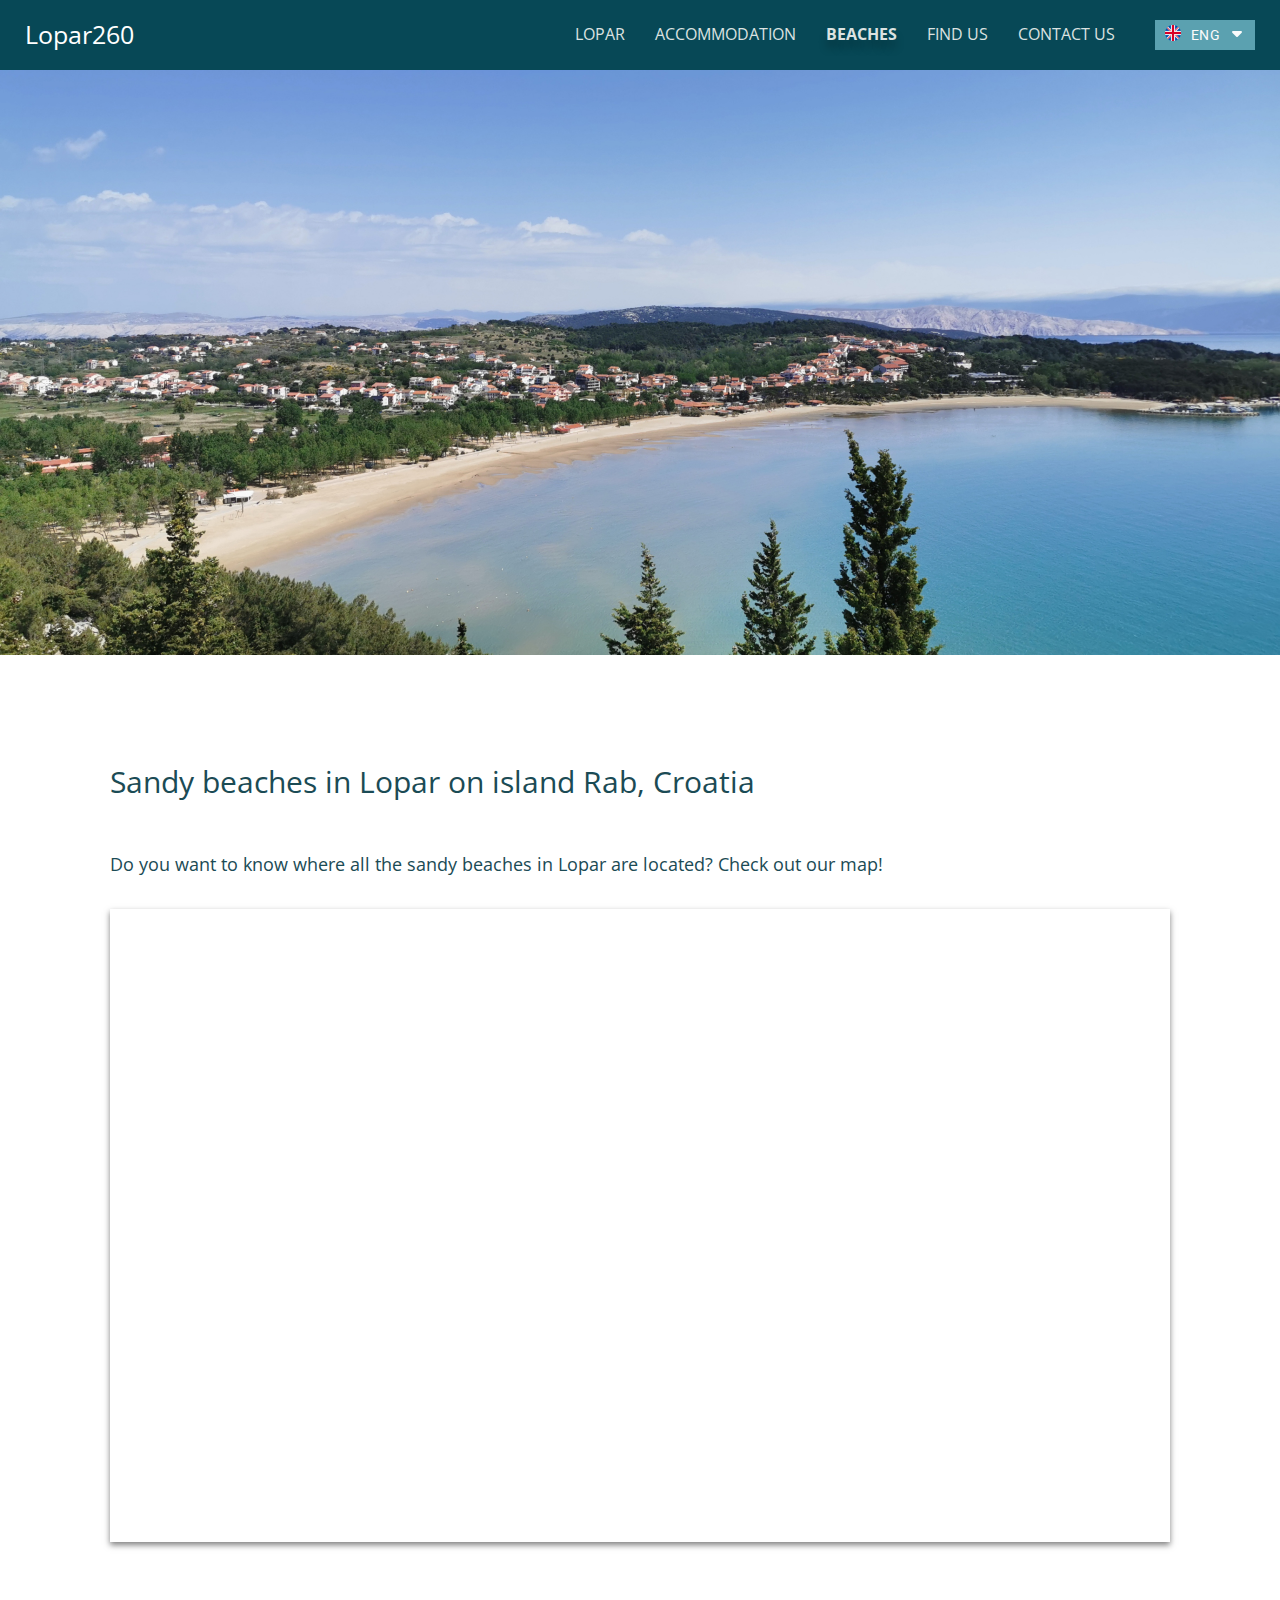
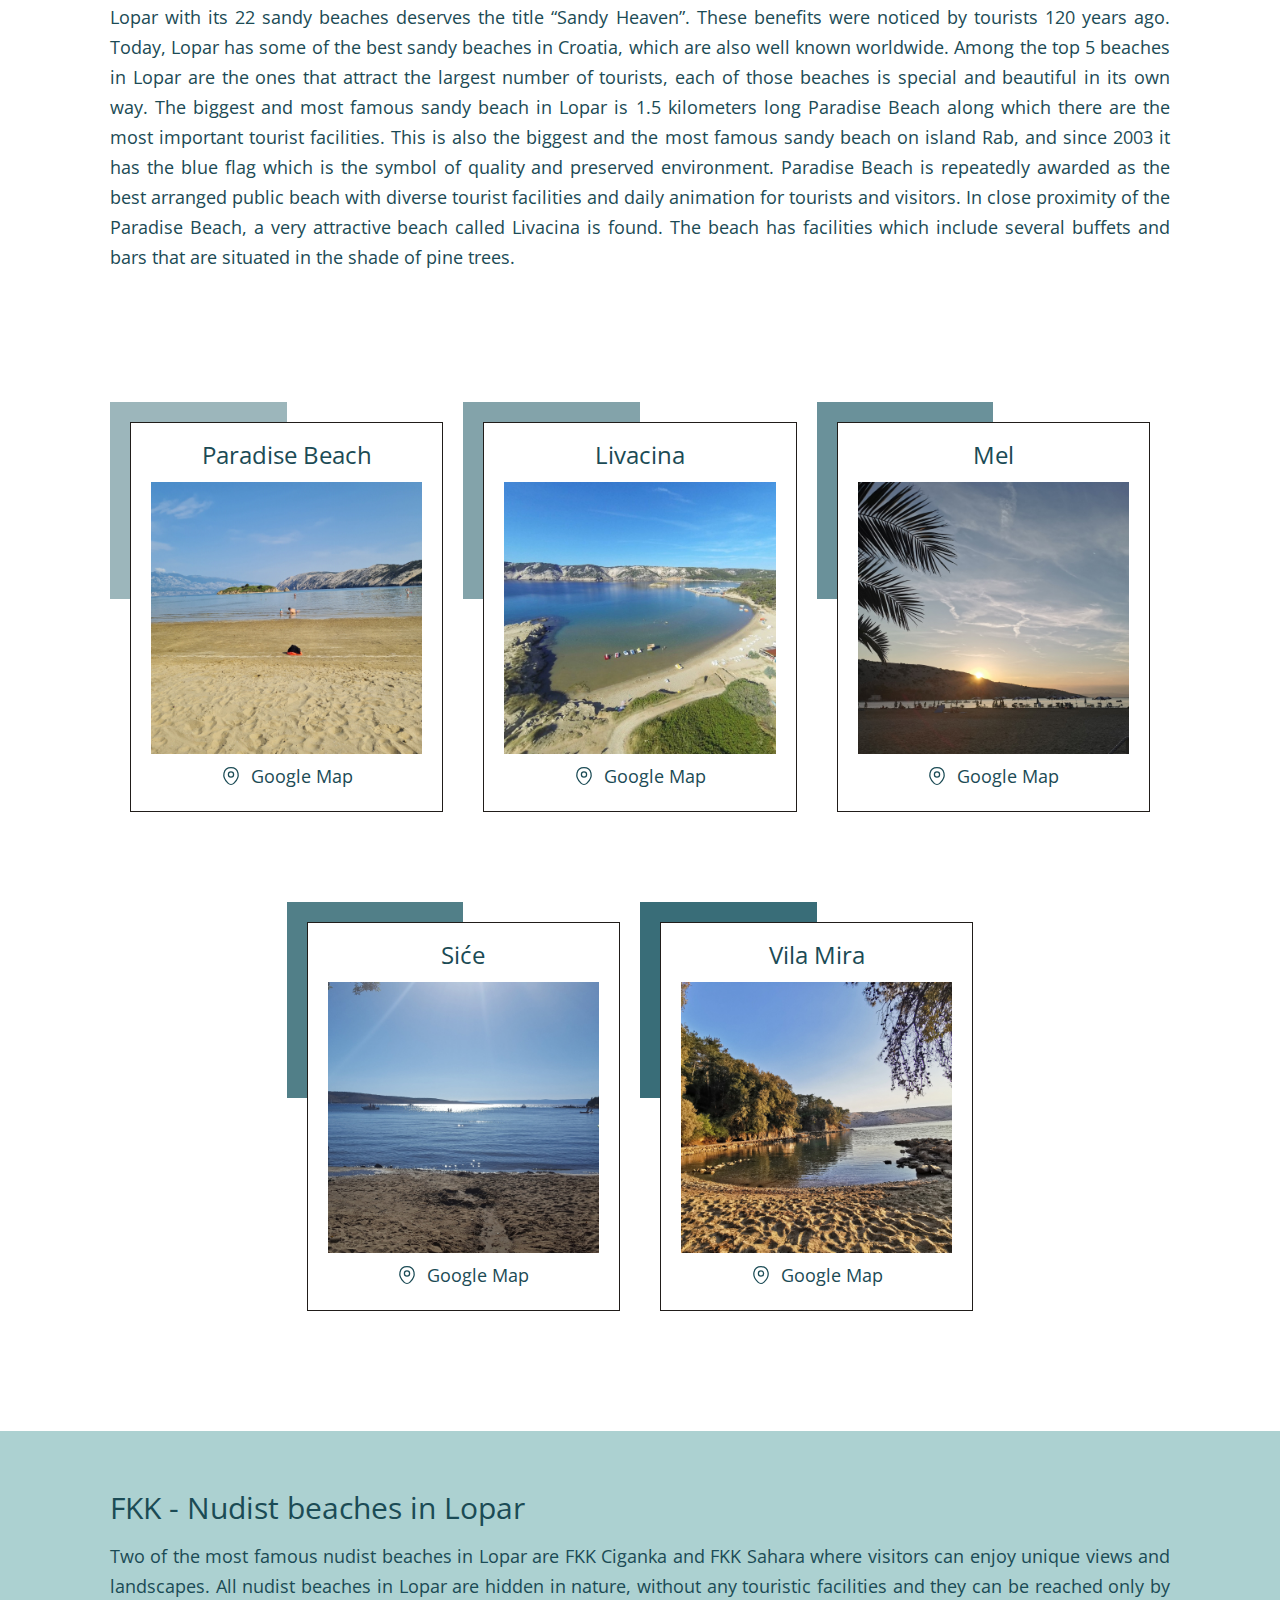
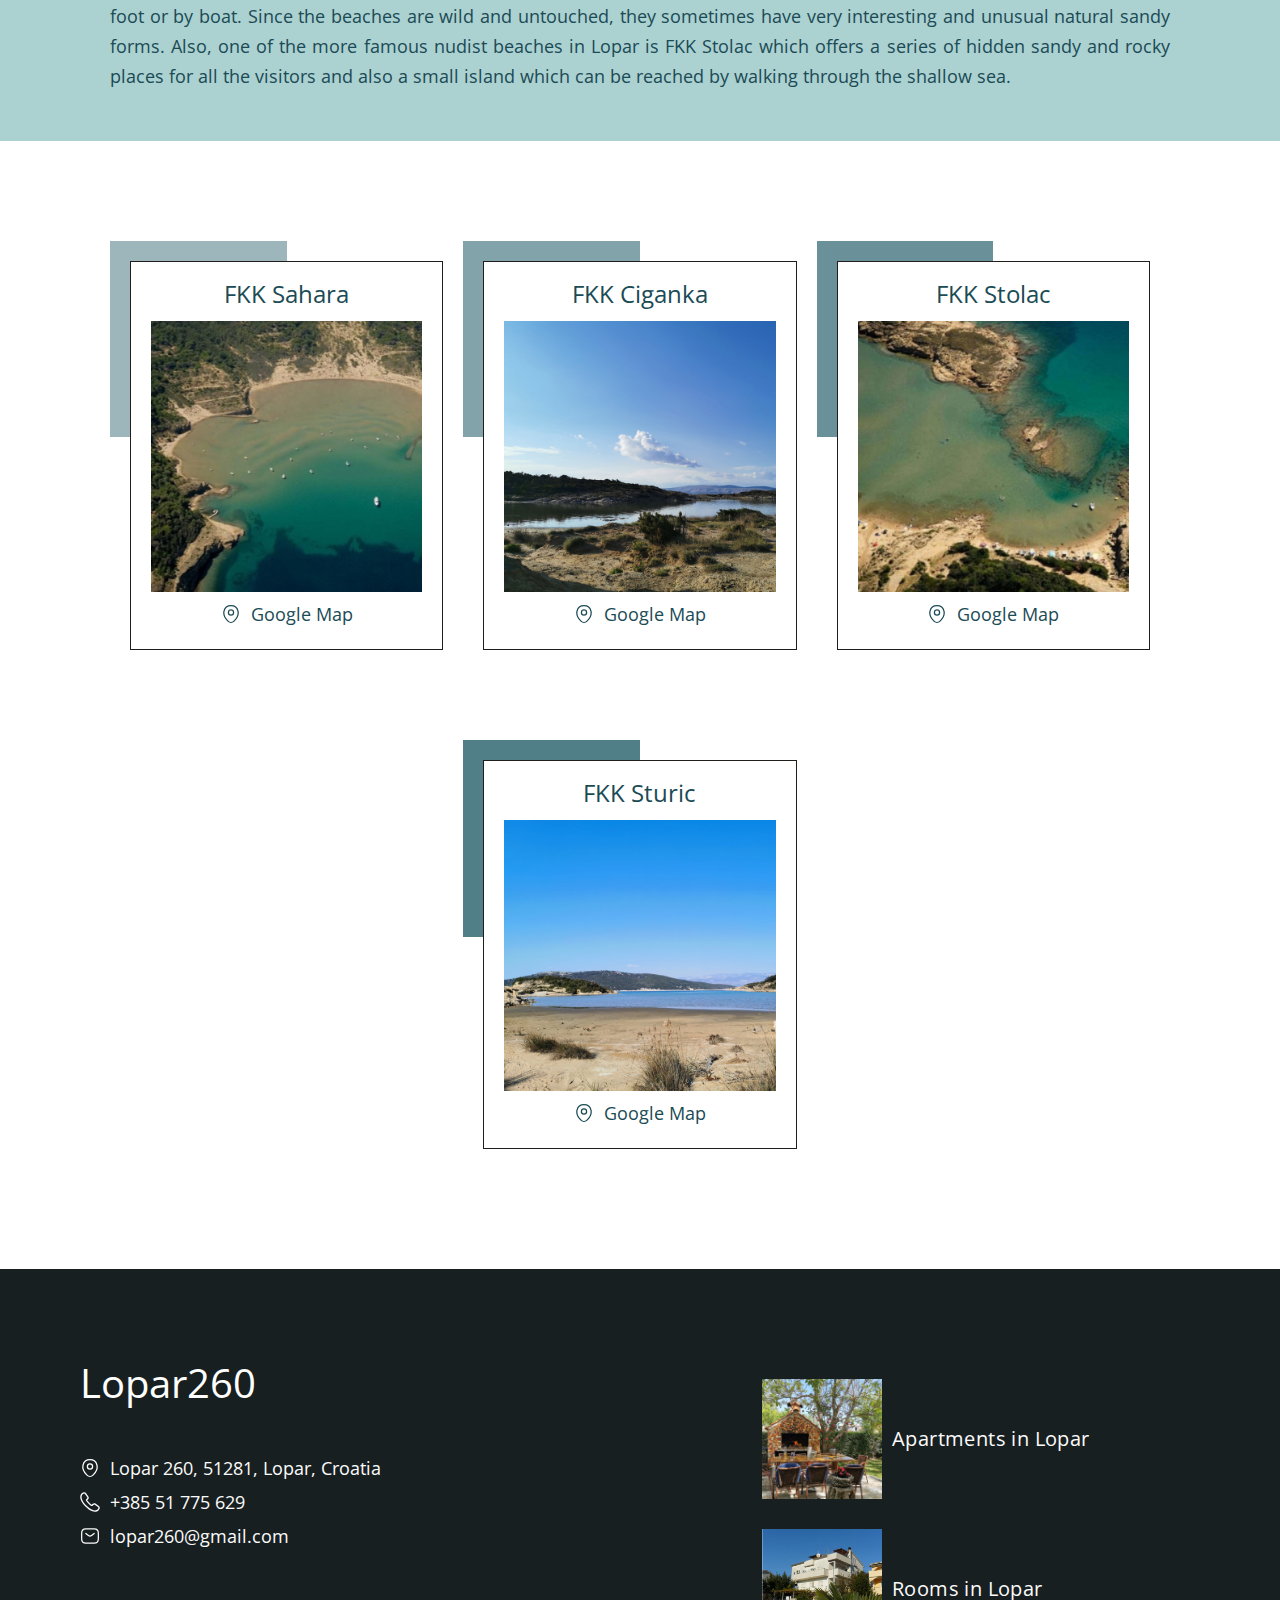
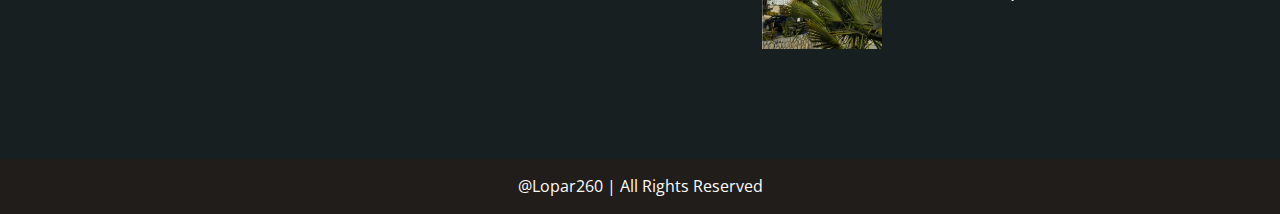
<file: src/pages/beaches/beaches.html>
<!DOCTYPE html>
<html lang="en">
    <head>
        <meta charset="UTF-8" />
        <meta http-equiv="X-UA-Compatible" content="IE=edge" />
        <meta name="viewport" content="width=device-width, initial-scale=1.0" />
        <title>Beaches</title>
        <link rel="icon" href="/src/assets/images/favicon.png" />
        <meta name="keywords" content="website, template, sample" />
        <meta name="description" content="this sample created for prototyping purposes" />
        <meta name="author" content="Fiverr: karen_werner | LinkedIn https://www.linkedin.com/in/karenabgaryan09/" />
        <!-- OPEN GRAPH -->
        <meta property="og:title" content="Beaches" />
        <meta property="og:type" content="website" />
        <meta property="og:description" content="this sample created for prototyping purposes" />
        <meta property="og:image" content="/src/assets/images/og.png" />
        <meta property="og:url" content="https://sample.com" />
        <!-- TWITTER CARDS -->
        <meta name="twitter:title" content="Beaches" />
        <meta name="twitter:description" content="this sample created for prototyping purposes" />
        <meta name="twitter:image" content="/src/assets/images/og.png" />
        <meta name="twitter:url" content="https://sample.com" />
        <meta name="twitter:card" content="summary" />
        <!-- STYLESHEET -->
        <link rel="stylesheet" href="/src/styles/index.css" />
        <!-- SCRIPTS -->
        <script src="/src/scripts/load-cover.js" defer></script>
        <script src="/src/components/button/button.js" defer></script>
        <script src="/src/components/navbar/navbar.js" defer></script>
        <script src="/src/components/select/select.js" defer></script>
        <script src="/src/components/drawer/drawer.js" defer></script>
        <script src="/src/scripts/lock.js"></script>
        <!-- SWIPER -->
        <link rel="stylesheet" href="https://unpkg.com/swiper@8/swiper-bundle.min.css" />
        <script src="https://unpkg.com/swiper@8/swiper-bundle.min.js"></script>
        <script src="/src/components/swiper/lightbox/lightbox.js"></script>
    </head>
    <body>
        <nav class="navbar navbar-expand-lg">
            <div class="container-fluid">
                <button
                    class="navbar-toggler altCollapsed btn btn-circle-light"
                    type="button"
                    data-target="#navbar-drawer"
                    data-toggle="drawer"
                >
                    <svg xmlns="http://www.w3.org/2000/svg" viewBox="0 0 448 512">
                        <!--! Font Awesome Pro 6.0.0 by @fontawesome - https://fontawesome.com License - https://fontawesome.com/license (Commercial License) Copyright 2022 Fonticons, Inc. -->
                        <path
                            d="M0 96C0 78.33 14.33 64 32 64H416C433.7 64 448 78.33 448 96C448 113.7 433.7 128 416 128H32C14.33 128 0 113.7 0 96zM0 256C0 238.3 14.33 224 32 224H416C433.7 224 448 238.3 448 256C448 273.7 433.7 288 416 288H32C14.33 288 0 273.7 0 256zM416 448H32C14.33 448 0 433.7 0 416C0 398.3 14.33 384 32 384H416C433.7 384 448 398.3 448 416C448 433.7 433.7 448 416 448z"
                        />
                    </svg>
                </button>
                <a class="navbar-brand" href="/index.html">Lopar260</a>

                <div class="drawer drawer-left" id="navbar-drawer">
                    <button class="drawer-close btn btn-circle-dark" data-dismiss="drawer">
                        <svg xmlns="http://www.w3.org/2000/svg" viewBox="0 0 320 512">
                            <path
                                d="M310.6 150.6c12.5-12.5 12.5-32.8 0-45.3s-32.8-12.5-45.3 0L160 210.7 54.6 105.4c-12.5-12.5-32.8-12.5-45.3 0s-12.5 32.8 0 45.3L114.7 256 9.4 361.4c-12.5 12.5-12.5 32.8 0 45.3s32.8 12.5 45.3 0L160 301.3 265.4 406.6c12.5 12.5 32.8 12.5 45.3 0s12.5-32.8 0-45.3L205.3 256 310.6 150.6z"
                            />
                        </svg>
                    </button>
                    <a class="nav-link" href="/index.html">lopar</a>
                    <a class="nav-link"  href="/src/pages/accommodation/accommodation.html"
                        >accommodation</a
                    >
                    <a class="nav-link active" href="/src/pages/beaches/beaches.html">beaches</a>
                    <a class="nav-link" href="/src/pages/find-us/find-us.html">find us</a>
                    <a class="nav-link" href="/src/pages/contact/contact.html">contact us</a>
                </div>
                <div class="navbar-collapse" id="navbarSupportedContent">
                    <ul class="navbar-nav me-auto">
                        <li class="nav-item">
                            <a class="nav-link" href="/index.html">lopar</a>
                        </li>
                        <li class="nav-item">
                            <a
                                class="nav-link"
                                
                                href="/src/pages/accommodation/accommodation.html"
                                >accommodation</a
                            >
                        </li>
                        <li class="nav-item">
                            <a class="nav-link active" href="/src/pages/beaches/beaches.html">beaches</a>
                        </li>
                        <li class="nav-item">
                            <a class="nav-link" href="/src/pages/find-us/find-us.html">find us</a>
                        </li>
                        <li class="nav-item">
                            <a class="nav-link" href="/src/pages/contact/contact.html">contact us</a>
                        </li>
                    </ul>
                </div>
                <div class="select nav-item">
                    <button class="select-toggle btn btn-text-primary" data-toggle="select">
                        <div class="wrapper">
                            <span class="startIcon">
                                <img src="/src/assets/images/icons/flags/united-kingdom.png" alt="">
                            </span>
                            <div class="select-toggle-title">ENG</div>
                        </div>
                        <span class="endIcon select-toggle-icon">
                            <svg xmlns="http://www.w3.org/2000/svg" viewBox="0 0 320 512">
                                <path
                                    d="M137.4 374.6c12.5 12.5 32.8 12.5 45.3 0l128-128c9.2-9.2 11.9-22.9 6.9-34.9s-16.6-19.8-29.6-19.8L32 192c-12.9 0-24.6 7.8-29.6 19.8s-2.2 25.7 6.9 34.9l128 128z"
                                />
                            </svg>
                        </span>
                    </button>

                    <div class="select-menu">
                        <a href="#/category/item-1" class="select-item">
                            <span class="startIcon">
                                <img src="/src/assets/images/icons/flags/united-kingdom.png" alt="">
                            </span>
                            <div class="select-item-title">ENG</div>
                           
                        </a>
                        <a href="#/category/item-1" class="select-item">
                            <span class="startIcon">
                                <img src="/src/assets/images/icons/flags/germany.png" alt="">
                            </span>
                            <div class="select-item-title">DEU</div>
                           
                        </a>
                        <a href="#/category/item-1" class="select-item">
                            <span class="startIcon">
                                <img src="/src/assets/images/icons/flags/italy.png" alt="">
                            </span>
                            <div class="select-item-title">ITA</div>
                           
                        </a>
                        <a href="#/category/item-1" class="select-item">
                            <span class="startIcon">
                                <img src="/src/assets/images/icons/flags/france.png" alt="">
                            </span>
                            <div class="select-item-title">FRA</div>
                           
                        </a>
                        <a href="#/category/item-1" class="select-item">
                            <span class="startIcon">
                                <img src="/src/assets/images/icons/flags/poland.png" alt="">
                            </span>
                            <div class="select-item-title">POL</div>
                        </a>
                        <a href="#/category/item-1" class="select-item">
                            <span class="startIcon">
                                <img src="/src/assets/images/icons/flags/hungary.png" alt="">
                            </span>
                            <div class="select-item-title">HUN</div>
                        </a>
                        <a href="#/category/item-1" class="select-item">
                            <span class="startIcon">
                                <img src="/src/assets/images/icons/flags/croatia.png" alt="">
                            </span>
                            <div class="select-item-title">HR</div>
                        </a>
                        <a href="#/category/item-1" class="select-item">
                            <span class="startIcon">
                                <img src="/src/assets/images/icons/flags/slovenia.png" alt="">
                            </span>
                            <div class="select-item-title">SVN</div>
                        </a>
                       
                    </div>
                </div>
            </div>
        </nav>

        <header
            class="hero"
            data-cover-src="/src/assets/images/background.jpg"
            style="background-image: url('/src/assets/images/background-thumbnail.jpg')"
        ></header>

        <main class="beaches-page">
            <section class="showcase">
                <div class="container-small">
                    <h3 class="display-3 showcase-title">Sandy beaches in Lopar on island Rab, Croatia</h3>
                    <p class="showcase-description text-1">
                        Do you want to know where all the sandy beaches in Lopar are located? Check out our map!
                    </p>

                    <div class="map">
                        <iframe
                            src="https://www.google.com/maps/embed?pb=!1m16!1m12!1m3!1d64028.957055747924!2d14.712212319761479!3d44.827536323151925!2m3!1f0!2f0!3f0!3m2!1i1024!2i768!4f13.1!2m1!1sbeaches%20in%20Lopar!5e0!3m2!1sen!2sam!4v1682431069670!5m2!1sen!2sam"
                            width="600"
                            height="450"
                            style="border: 0"
                            allowfullscreen=""
                            loading="lazy"
                            referrerpolicy="no-referrer-when-downgrade"
                        ></iframe>
                    </div>

                    <p class="showcase-description text-1">
                        Lopar with its 22 sandy beaches deserves the title “Sandy Heaven”. These benefits were noticed
                        by tourists 120 years ago. Today, Lopar has some of the best sandy beaches in Croatia, which are
                        also well known worldwide. Among the top 5 beaches in Lopar are the ones that attract the
                        largest number of tourists, each of those beaches is special and beautiful in its own way. The
                        biggest and most famous sandy beach in Lopar is 1.5 kilometers long Paradise Beach along which
                        there are the most important tourist facilities. This is also the biggest and the most famous
                        sandy beach on island Rab, and since 2003 it has the blue flag which is the symbol of quality
                        and preserved environment. Paradise Beach is repeatedly awarded as the best arranged public
                        beach with diverse tourist facilities and daily animation for tourists and visitors. In close
                        proximity of the Paradise Beach, a very attractive beach called Livacina is found. The beach has
                        facilities which include several buffets and bars that are situated in the shade of pine trees.
                    </p>
                </div>
            </section>

            <section class="beaches-gallery beaches-gallery-1">
                <div class="container-small">
                    <div class="beach-card-group">
                        <div class="card beach-card">
                            <div class="card-inner">
                                <h4 class="display-4 card-title">Paradise beach</h4>
                                <div class="card-image">
                                    <img
                                        src="/src/assets/images/beaches/paradise-beach/thumbnails/image-1.jpg"
                                        alt=""
                                        data-index="0"
                                        data-toggle="lightbox"
                                        data-target="#carousel-example-in-lightbox-backdrop-beaches"
                                        data-cover="/src/assets/images/beaches/paradise-beach/covers/image-1.jpg"
                                    />
                                </div>
                                <a
                                    class="info-link link-light card-link"
                                    underline="hover"
                                    href="https://www.google.com/maps/place/Rajska+Pla%C5%BEa/"
                                    target="_blank"
                                >
                                    <svg
                                        width="24"
                                        height="24"
                                        viewBox="0 0 24 24"
                                        fill="none"
                                        xmlns="http://www.w3.org/2000/svg"
                                    >
                                        <path
                                            d="M11.9999 13.4299C13.723 13.4299 15.1199 12.0331 15.1199 10.3099C15.1199 8.58681 13.723 7.18994 11.9999 7.18994C10.2768 7.18994 8.87988 8.58681 8.87988 10.3099C8.87988 12.0331 10.2768 13.4299 11.9999 13.4299Z"
                                            stroke="white"
                                            stroke-width="1.5"
                                        />
                                        <path
                                            d="M3.6202 8.49C5.5902 -0.169998 18.4202 -0.159997 20.3802 8.5C21.5302 13.58 18.3702 17.88 15.6002 20.54C13.5902 22.48 10.4102 22.48 8.3902 20.54C5.6302 17.88 2.4702 13.57 3.6202 8.49Z"
                                            stroke="white"
                                            stroke-width="1.5"
                                        />
                                    </svg>
                                    Google Map</a
                                >
                            </div>
                        </div>
                        <div class="card beach-card">
                            <div class="card-inner">
                                <h4 class="display-4 card-title">livacina</h4>
                                <div class="card-image">
                                    <img
                                        src="/src/assets/images/beaches/livacina/thumbnails/image-1.jpg"
                                        alt=""
                                        data-index="0"
                                        data-toggle="lightbox"
                                        data-target="#carousel-example-in-lightbox-backdrop-beaches"
                                        data-cover="/src/assets/images/beaches/livacina/covers/image-1.jpg"
                                    />
                                </div>
                                <a
                                    class="info-link link-light card-link"
                                    underline="hover"
                                    href="https://www.google.com/maps/place/Pla%C5%BEa+Liva%C4%8Dina/"
                                    target="_blank"
                                >
                                    <svg
                                        width="24"
                                        height="24"
                                        viewBox="0 0 24 24"
                                        fill="none"
                                        xmlns="http://www.w3.org/2000/svg"
                                    >
                                        <path
                                            d="M11.9999 13.4299C13.723 13.4299 15.1199 12.0331 15.1199 10.3099C15.1199 8.58681 13.723 7.18994 11.9999 7.18994C10.2768 7.18994 8.87988 8.58681 8.87988 10.3099C8.87988 12.0331 10.2768 13.4299 11.9999 13.4299Z"
                                            stroke="white"
                                            stroke-width="1.5"
                                        />
                                        <path
                                            d="M3.6202 8.49C5.5902 -0.169998 18.4202 -0.159997 20.3802 8.5C21.5302 13.58 18.3702 17.88 15.6002 20.54C13.5902 22.48 10.4102 22.48 8.3902 20.54C5.6302 17.88 2.4702 13.57 3.6202 8.49Z"
                                            stroke="white"
                                            stroke-width="1.5"
                                        />
                                    </svg>
                                    Google Map</a
                                >
                            </div>
                        </div>
                        <div class="card beach-card">
                            <div class="card-inner">
                                <h4 class="display-4 card-title">mel</h4>
                                <div class="card-image">
                                    <img
                                        src="/src/assets/images/beaches/mel/thumbnails/image-1.jpg"
                                        alt=""
                                        data-index="0"
                                        data-toggle="lightbox"
                                        data-target="#carousel-example-in-lightbox-backdrop-beaches"
                                        data-cover="/src/assets/images/beaches/mel/covers/image-1.jpg"
                                    />
                                </div>
                                <a
                                    class="info-link link-light card-link"
                                    underline="hover"
                                    href="https://www.google.com/maps/place/Pla%C5%BEa+Mel+-+Lopar/@44.8330422,14.7195194,15.5z/data=!4m6!3m5!1s0x4763a657cc9be0ed:0x4a9818b72a428bc!8m2!3d44.8325863!4d14.7249013!16s%2Fg%2F11c1xq4syh"
                                    target="_blank"
                                >
                                    <svg
                                        width="24"
                                        height="24"
                                        viewBox="0 0 24 24"
                                        fill="none"
                                        xmlns="http://www.w3.org/2000/svg"
                                    >
                                        <path
                                            d="M11.9999 13.4299C13.723 13.4299 15.1199 12.0331 15.1199 10.3099C15.1199 8.58681 13.723 7.18994 11.9999 7.18994C10.2768 7.18994 8.87988 8.58681 8.87988 10.3099C8.87988 12.0331 10.2768 13.4299 11.9999 13.4299Z"
                                            stroke="white"
                                            stroke-width="1.5"
                                        />
                                        <path
                                            d="M3.6202 8.49C5.5902 -0.169998 18.4202 -0.159997 20.3802 8.5C21.5302 13.58 18.3702 17.88 15.6002 20.54C13.5902 22.48 10.4102 22.48 8.3902 20.54C5.6302 17.88 2.4702 13.57 3.6202 8.49Z"
                                            stroke="white"
                                            stroke-width="1.5"
                                        />
                                    </svg>
                                    Google Map</a
                                >
                            </div>
                        </div>
                        <div class="card beach-card">
                            <div class="card-inner">
                                <h4 class="display-4 card-title">Siće</h4>
                                <div class="card-image">
                                    <img
                                        src="/src/assets/images/beaches/sice/thumbnails/image-1.jpg"
                                        alt=""
                                        data-index="0"
                                        data-toggle="lightbox"
                                        data-target="#carousel-example-in-lightbox-backdrop-beaches"
                                        data-cover="/src/assets/images/beaches/sice/covers/image-1.jpg"
                                    />
                                </div>
                                <a
                                    class="info-link link-light card-link"
                                    underline="hover"
                                    href="https://www.google.com/maps/place/Pla%C5%BEa+Si%C4%87e/@44.8474143,14.7195624,16.5z/data=!4m6!3m5!1s0x4763a77961eec8eb:0x95f5ff581ee9e8f6!8m2!3d44.8478212!4d14.7225135!16s%2Fg%2F11t57k7953"
                                    target="_blank"
                                >
                                    <svg
                                        width="24"
                                        height="24"
                                        viewBox="0 0 24 24"
                                        fill="none"
                                        xmlns="http://www.w3.org/2000/svg"
                                    >
                                        <path
                                            d="M11.9999 13.4299C13.723 13.4299 15.1199 12.0331 15.1199 10.3099C15.1199 8.58681 13.723 7.18994 11.9999 7.18994C10.2768 7.18994 8.87988 8.58681 8.87988 10.3099C8.87988 12.0331 10.2768 13.4299 11.9999 13.4299Z"
                                            stroke="white"
                                            stroke-width="1.5"
                                        />
                                        <path
                                            d="M3.6202 8.49C5.5902 -0.169998 18.4202 -0.159997 20.3802 8.5C21.5302 13.58 18.3702 17.88 15.6002 20.54C13.5902 22.48 10.4102 22.48 8.3902 20.54C5.6302 17.88 2.4702 13.57 3.6202 8.49Z"
                                            stroke="white"
                                            stroke-width="1.5"
                                        />
                                    </svg>
                                    Google Map</a
                                >
                            </div>
                        </div>
                        <div class="card beach-card">
                            <div class="card-inner">
                                <h4 class="display-4 card-title">vila mira</h4>
                                <div class="card-image">
                                    <img
                                        src="/src/assets/images/beaches/vila-mira/thumbnails/image-1.jpg"
                                        alt=""
                                        data-index="0"
                                        data-toggle="lightbox"
                                        data-target="#carousel-example-in-lightbox-backdrop-beaches"
                                        data-cover="/src/assets/images/beaches/vila-mira/covers/image-1.jpg"
                                    />
                                </div>
                                <a
                                    class="info-link link-light card-link"
                                    underline="hover"
                                    href="https://www.google.com/maps/place/Pla%C5%BEa+Vila+Mira/@44.8407618,14.720367,17.5z/data=!4m14!1m7!3m6!1s0x4763a77961eec8eb:0x95f5ff581ee9e8f6!2zUGxhxb5hIFNpxIdl!8m2!3d44.8478212!4d14.7225135!16s%2Fg%2F11t57k7953!3m5!1s0x4763a7ac375f2061:0x979b55cbc5f8ff49!8m2!3d44.8408267!4d14.7202273!16s%2Fg%2F11t57hx0n9"
                                    target="_blank"
                                >
                                    <svg
                                        width="24"
                                        height="24"
                                        viewBox="0 0 24 24"
                                        fill="none"
                                        xmlns="http://www.w3.org/2000/svg"
                                    >
                                        <path
                                            d="M11.9999 13.4299C13.723 13.4299 15.1199 12.0331 15.1199 10.3099C15.1199 8.58681 13.723 7.18994 11.9999 7.18994C10.2768 7.18994 8.87988 8.58681 8.87988 10.3099C8.87988 12.0331 10.2768 13.4299 11.9999 13.4299Z"
                                            stroke="white"
                                            stroke-width="1.5"
                                        />
                                        <path
                                            d="M3.6202 8.49C5.5902 -0.169998 18.4202 -0.159997 20.3802 8.5C21.5302 13.58 18.3702 17.88 15.6002 20.54C13.5902 22.48 10.4102 22.48 8.3902 20.54C5.6302 17.88 2.4702 13.57 3.6202 8.49Z"
                                            stroke="white"
                                            stroke-width="1.5"
                                        />
                                    </svg>
                                    Google Map</a
                                >
                            </div>
                        </div>
                    </div>
                </div>
            </section>

            <section class="beaches-article">
                <div class="container-small">
                    <h3 class="display-3 article-title">FKK - Nudist beaches in Lopar</h3>
                    <p class="article-description text-1">
                        Two of the most famous nudist beaches in Lopar are FKK Ciganka and FKK Sahara where visitors can
                        enjoy unique views and landscapes. All nudist beaches in Lopar are hidden in nature, without any
                        touristic facilities and they can be reached only by foot or by boat. Since the beaches are wild
                        and untouched, they sometimes have very interesting and unusual natural sandy forms. Also, one
                        of the more famous nudist beaches in Lopar is FKK Stolac which offers a series of hidden sandy
                        and rocky places for all the visitors and also a small island which can be reached by walking
                        through the shallow sea.
                    </p>
                </div>
            </section>

            <section class="beaches-gallery beaches-gallery-2">
                <div class="container-small lightbox">
                    <div class="beach-card-group">
                        <div class="card beach-card second-hover">
                            <div class="card-inner">
                                <h4 class="display-4 card-title">FKK Sahara</h4>
                                <div class="card-image">
                                    <img
                                        src="/src/assets/images/beaches/FKK/sahara/thumbnails/image-1.jpg"
                                        alt=""
                                        data-index="0"
                                        data-toggle="lightbox"
                                        data-target="#carousel-example-in-lightbox-backdrop-beaches"
                                        data-cover="/src/assets/images/beaches/FKK/sahara/covers/image-1.jpg"
                                    />
                                </div>
                                <a
                                    class="info-link link-light card-link"
                                    underline="hover"
                                    href="https://www.google.com/maps/place/Pla%C5%BCa+Sahara/"
                                    target="_blank"
                                >
                                    <svg
                                        width="24"
                                        height="24"
                                        viewBox="0 0 24 24"
                                        fill="none"
                                        xmlns="http://www.w3.org/2000/svg"
                                    >
                                        <path
                                            d="M11.9999 13.4299C13.723 13.4299 15.1199 12.0331 15.1199 10.3099C15.1199 8.58681 13.723 7.18994 11.9999 7.18994C10.2768 7.18994 8.87988 8.58681 8.87988 10.3099C8.87988 12.0331 10.2768 13.4299 11.9999 13.4299Z"
                                            stroke="white"
                                            stroke-width="1.5"
                                        />
                                        <path
                                            d="M3.6202 8.49C5.5902 -0.169998 18.4202 -0.159997 20.3802 8.5C21.5302 13.58 18.3702 17.88 15.6002 20.54C13.5902 22.48 10.4102 22.48 8.3902 20.54C5.6302 17.88 2.4702 13.57 3.6202 8.49Z"
                                            stroke="white"
                                            stroke-width="1.5"
                                        />
                                    </svg>
                                    Google Map</a
                                >
                            </div>
                        </div>
                        <div class="card beach-card second-hover">
                            <div class="card-inner">
                                <h4 class="display-4 card-title">FKK Ciganka</h4>
                                <div class="card-image">
                                    <img
                                        src="/src/assets/images/beaches/FKK/ciganka/thumbnails/image-1.jpg"
                                        alt=""
                                        data-index="0"
                                        data-toggle="lightbox"
                                        data-target="#carousel-example-in-lightbox-backdrop-beaches"
                                        data-cover="/src/assets/images/beaches/FKK/ciganka/covers/image-1.jpg"
                                    />
                                </div>
                                <a
                                    class="info-link link-light card-link"
                                    underline="hover"
                                    href="https://www.google.com/maps/place/Pla%C5%BEa+Ciganka+(FKK)/@44.8500643,14.7221326,16.44z/data=!4m6!3m5!1s0x4763a6e0335b8c9b:0xb601d460ed7766b9!8m2!3d44.8499357!4d14.7252359!16s%2Fg%2F11b_2xnll9"
                                    target="_blank"
                                >
                                    <svg
                                        width="24"
                                        height="24"
                                        viewBox="0 0 24 24"
                                        fill="none"
                                        xmlns="http://www.w3.org/2000/svg"
                                    >
                                        <path
                                            d="M11.9999 13.4299C13.723 13.4299 15.1199 12.0331 15.1199 10.3099C15.1199 8.58681 13.723 7.18994 11.9999 7.18994C10.2768 7.18994 8.87988 8.58681 8.87988 10.3099C8.87988 12.0331 10.2768 13.4299 11.9999 13.4299Z"
                                            stroke="white"
                                            stroke-width="1.5"
                                        />
                                        <path
                                            d="M3.6202 8.49C5.5902 -0.169998 18.4202 -0.159997 20.3802 8.5C21.5302 13.58 18.3702 17.88 15.6002 20.54C13.5902 22.48 10.4102 22.48 8.3902 20.54C5.6302 17.88 2.4702 13.57 3.6202 8.49Z"
                                            stroke="white"
                                            stroke-width="1.5"
                                        />
                                    </svg>
                                    Google Map</a
                                >
                            </div>
                        </div>
                        <div class="card beach-card second-hover">
                            <div class="card-inner">
                                <h4 class="display-4 card-title">FKK Stolac</h4>
                                <div class="card-image">
                                    <img
                                        src="/src/assets/images/beaches/FKK/stolac/thumbnails/image-1.jpg"
                                        alt=""
                                        data-index="0"
                                        data-toggle="lightbox"
                                        data-target="#carousel-example-in-lightbox-backdrop-beaches"
                                        data-cover="/src/assets/images/beaches/FKK/stolac/covers/image-1.jpg"
                                    />
                                </div>
                                <a
                                    class="info-link link-light card-link"
                                    underline="hover"
                                    href="https://www.google.com/maps/place/FKK+Stolac+beach/@44.8317327,14.7509595,16.44z/data=!4m6!3m5!1s0x4763a71675439def:0xa284445b596b3b80!8m2!3d44.8319856!4d14.7539805!16s%2Fg%2F11fm_m27j0"
                                    target="_blank"
                                >
                                    <svg
                                        width="24"
                                        height="24"
                                        viewBox="0 0 24 24"
                                        fill="none"
                                        xmlns="http://www.w3.org/2000/svg"
                                    >
                                        <path
                                            d="M11.9999 13.4299C13.723 13.4299 15.1199 12.0331 15.1199 10.3099C15.1199 8.58681 13.723 7.18994 11.9999 7.18994C10.2768 7.18994 8.87988 8.58681 8.87988 10.3099C8.87988 12.0331 10.2768 13.4299 11.9999 13.4299Z"
                                            stroke="white"
                                            stroke-width="1.5"
                                        />
                                        <path
                                            d="M3.6202 8.49C5.5902 -0.169998 18.4202 -0.159997 20.3802 8.5C21.5302 13.58 18.3702 17.88 15.6002 20.54C13.5902 22.48 10.4102 22.48 8.3902 20.54C5.6302 17.88 2.4702 13.57 3.6202 8.49Z"
                                            stroke="white"
                                            stroke-width="1.5"
                                        />
                                    </svg>
                                    Google Map</a
                                >
                            </div>
                        </div>
                        <div class="card beach-card second-hover">
                            <div class="card-inner">
                                <h4 class="display-4 card-title">FKK Sturic</h4>
                                <div class="card-image">
                                    <img
                                        src="/src/assets/images/beaches/FKK/sturic/thumbnails/image-1.jpg"
                                        alt=""
                                        data-index="0"
                                        data-toggle="lightbox"
                                        data-target="#carousel-example-in-lightbox-backdrop-beaches"
                                        data-cover="/src/assets/images/beaches/FKK/sturic/covers/image-1.jpg"
                                    />
                                </div>
                                <a
                                    class="info-link link-light card-link"
                                    underline="hover"
                                    href="https://www.google.com/maps/place/Sturi%C4%8D+Beach/@44.8466133,14.7276932,16z/data=!4m14!1m7!3m6!1s0x4763a77961eec8eb:0x95f5ff581ee9e8f6!2zUGxhxb5hIFNpxIdl!8m2!3d44.8478212!4d14.7225135!16s%2Fg%2F11t57k7953!3m5!1s0x4763a7e6ff20182d:0xbb275d6d86a3f306!8m2!3d44.8461596!4d14.7330368!16s%2Fg%2F11ghrb21jv"
                                    target="_blank"
                                >
                                    <svg
                                        width="24"
                                        height="24"
                                        viewBox="0 0 24 24"
                                        fill="none"
                                        xmlns="http://www.w3.org/2000/svg"
                                    >
                                        <path
                                            d="M11.9999 13.4299C13.723 13.4299 15.1199 12.0331 15.1199 10.3099C15.1199 8.58681 13.723 7.18994 11.9999 7.18994C10.2768 7.18994 8.87988 8.58681 8.87988 10.3099C8.87988 12.0331 10.2768 13.4299 11.9999 13.4299Z"
                                            stroke="white"
                                            stroke-width="1.5"
                                        />
                                        <path
                                            d="M3.6202 8.49C5.5902 -0.169998 18.4202 -0.159997 20.3802 8.5C21.5302 13.58 18.3702 17.88 15.6002 20.54C13.5902 22.48 10.4102 22.48 8.3902 20.54C5.6302 17.88 2.4702 13.57 3.6202 8.49Z"
                                            stroke="white"
                                            stroke-width="1.5"
                                        />
                                    </svg>
                                    Google Map</a
                                >
                            </div>
                        </div>
                    </div>

                    <!-- keep backdrop to display none in tag itself to avoid focus interactions initially  -->
                    <div class="backdrop" style="display: none">
                        <button
                            class="btn btn-circle-light btn-lg backdrop-closer"
                            data-dismiss="lightbox"
                            data-target="#carousel-example-in-lightbox-backdrop-beaches"
                        >
                            <svg xmlns="http://www.w3.org/2000/svg" viewBox="0 0 320 512">
                                <path
                                    d="M310.6 361.4c12.5 12.5 12.5 32.75 0 45.25C304.4 412.9 296.2 416 288 416s-16.38-3.125-22.62-9.375L160 301.3L54.63 406.6C48.38 412.9 40.19 416 32 416S15.63 412.9 9.375 406.6c-12.5-12.5-12.5-32.75 0-45.25l105.4-105.4L9.375 150.6c-12.5-12.5-12.5-32.75 0-45.25s32.75-12.5 45.25 0L160 210.8l105.4-105.4c12.5-12.5 32.75-12.5 45.25 0s12.5 32.75 0 45.25l-105.4 105.4L310.6 361.4z"
                                />
                            </svg>
                        </button>

                        <!-- carousel data-instance-name should be the same as the Swiper instance name (instanceName = new Swiper)  -->
                        <div
                            class="carousel"
                            id="carousel-example-in-lightbox-backdrop-beaches"
                            data-instance-name="carouselExampleInLightboxBackdropBeaches"
                        >
                            <div class="swiper">
                                <div class="swiper-wrapper">
                                    <div class="swiper-slide">
                                        <img src="/src/assets/images/cover-preloader.gif" alt="image" loading="lazy" />
                                        <div class="swiper-lazy-preloader swiper-lazy-preloader-white"></div>
                                    </div>
                                </div>
                                <div class="swiper-pagination"></div>
                            </div>

                            <div class="carousel-angles">
                                <span class="carousel-angle prev btn btn-circle-dark">
                                    <svg xmlns="http://www.w3.org/2000/svg" viewBox="0 0 256 512">
                                        <path
                                            d="M192 448c-8.188 0-16.38-3.125-22.62-9.375l-160-160c-12.5-12.5-12.5-32.75 0-45.25l160-160c12.5-12.5 32.75-12.5 45.25 0s12.5 32.75 0 45.25L77.25 256l137.4 137.4c12.5 12.5 12.5 32.75 0 45.25C208.4 444.9 200.2 448 192 448z"
                                        />
                                    </svg>
                                </span>
                                <span class="carousel-angle next btn btn-circle-dark">
                                    <svg xmlns="http://www.w3.org/2000/svg" viewBox="0 0 256 512">
                                        <path
                                            d="M64 448c-8.188 0-16.38-3.125-22.62-9.375c-12.5-12.5-12.5-32.75 0-45.25L178.8 256L41.38 118.6c-12.5-12.5-12.5-32.75 0-45.25s32.75-12.5 45.25 0l160 160c12.5 12.5 12.5 32.75 0 45.25l-160 160C80.38 444.9 72.19 448 64 448z"
                                        />
                                    </svg>
                                </span>
                            </div>
                        </div>
                        <script>
                            const carouselExampleInLightboxBackdropBeaches = new Swiper(
                                "#carousel-example-in-lightbox-backdrop-beaches .swiper",
                                {
                                    preloadImages: false,
                                    lazy: true,
                                    slidesPerView: 1,
                                    spaceBetween: 10,
                                    breakpoints: null,
                                    speed: 700,
                                    pagination: {
                                        el: "#carousel-example-in-lightbox-backdrop-beaches .swiper-pagination",
                                        clickable: true,
                                    },
                                    navigation: {
                                        nextEl: "#carousel-example-in-lightbox-backdrop-beaches .next",
                                        prevEl: "#carousel-example-in-lightbox-backdrop-beaches .prev",
                                    },
                                }
                            );
                            window.carouselExampleInLightboxBackdropBeaches = carouselExampleInLightboxBackdropBeaches;
                        </script>
                    </div>
                </div>
            </section>
        </main>

        <footer class="footer bg-dark">
            <div class="container">
                <div class="info">
                    <h2 class="display-2 footer-brand">Lopar260</h2>
                    <div class="info-list">
                        <a class="info-link link-light" underline="none">
                            <svg
                                width="24"
                                height="24"
                                viewBox="0 0 24 24"
                                fill="none"
                                xmlns="http://www.w3.org/2000/svg"
                            >
                                <path
                                    d="M11.9999 13.4299C13.723 13.4299 15.1199 12.0331 15.1199 10.3099C15.1199 8.58681 13.723 7.18994 11.9999 7.18994C10.2768 7.18994 8.87988 8.58681 8.87988 10.3099C8.87988 12.0331 10.2768 13.4299 11.9999 13.4299Z"
                                    stroke="white"
                                    stroke-width="1.5"
                                />
                                <path
                                    d="M3.6202 8.49C5.5902 -0.169998 18.4202 -0.159997 20.3802 8.5C21.5302 13.58 18.3702 17.88 15.6002 20.54C13.5902 22.48 10.4102 22.48 8.3902 20.54C5.6302 17.88 2.4702 13.57 3.6202 8.49Z"
                                    stroke="white"
                                    stroke-width="1.5"
                                />
                            </svg>
                            Lopar 260, 51281, Lopar, Croatia</a
                        >
                        <a class="info-link link-light" underline="none">
                            <svg
                                width="22"
                                height="22"
                                viewBox="0 0 22 22"
                                fill="none"
                                xmlns="http://www.w3.org/2000/svg"
                            >
                                <path
                                    d="M20.97 17.33C20.97 17.69 20.89 18.06 20.72 18.42C20.55 18.78 20.33 19.12 20.04 19.44C19.55 19.98 19.01 20.37 18.4 20.62C17.8 20.87 17.15 21 16.45 21C15.43 21 14.34 20.76 13.19 20.27C12.04 19.78 10.89 19.12 9.75 18.29C8.6 17.45 7.51 16.52 6.47 15.49C5.44 14.45 4.51 13.36 3.68 12.22C2.86 11.08 2.2 9.94 1.72 8.81C1.24 7.67 1 6.58 1 5.54C1 4.86 1.12 4.21 1.36 3.61C1.6 3 1.98 2.44 2.51 1.94C3.15 1.31 3.85 1 4.59 1C4.87 1 5.15 1.06 5.4 1.18C5.66 1.3 5.89 1.48 6.07 1.74L8.39 5.01C8.57 5.26 8.7 5.49 8.79 5.71C8.88 5.92 8.93 6.13 8.93 6.32C8.93 6.56 8.86 6.8 8.72 7.03C8.59 7.26 8.4 7.5 8.16 7.74L7.4 8.53C7.29 8.64 7.24 8.77 7.24 8.93C7.24 9.01 7.25 9.08 7.27 9.16C7.3 9.24 7.33 9.3 7.35 9.36C7.53 9.69 7.84 10.12 8.28 10.64C8.73 11.16 9.21 11.69 9.73 12.22C10.27 12.75 10.79 13.24 11.32 13.69C11.84 14.13 12.27 14.43 12.61 14.61C12.66 14.63 12.72 14.66 12.79 14.69C12.87 14.72 12.95 14.73 13.04 14.73C13.21 14.73 13.34 14.67 13.45 14.56L14.21 13.81C14.46 13.56 14.7 13.37 14.93 13.25C15.16 13.11 15.39 13.04 15.64 13.04C15.83 13.04 16.03 13.08 16.25 13.17C16.47 13.26 16.7 13.39 16.95 13.56L20.26 15.91C20.52 16.09 20.7 16.3 20.81 16.55C20.91 16.8 20.97 17.05 20.97 17.33Z"
                                    stroke="#FBFBFB"
                                    stroke-width="1.5"
                                    stroke-miterlimit="10"
                                />
                            </svg>
                            +385 51 775 629</a
                        >
                        <a class="info-link link-light" underline="none">
                            <svg
                                width="24"
                                height="24"
                                viewBox="0 0 24 24"
                                fill="none"
                                xmlns="http://www.w3.org/2000/svg"
                            >
                                <path
                                    d="M17 20.5H7C4 20.5 2 19 2 15.5V8.5C2 5 4 3.5 7 3.5H17C20 3.5 22 5 22 8.5V15.5C22 19 20 20.5 17 20.5Z"
                                    stroke="#FBFBFB"
                                    stroke-width="1.5"
                                    stroke-miterlimit="10"
                                    stroke-linecap="round"
                                    stroke-linejoin="round"
                                />
                                <path
                                    d="M17 9L13.87 11.5C12.84 12.32 11.15 12.32 10.12 11.5L7 9"
                                    stroke="#FBFBFB"
                                    stroke-width="1.5"
                                    stroke-miterlimit="10"
                                    stroke-linecap="round"
                                    stroke-linejoin="round"
                                />
                            </svg>
                            lopar260@gmail.com</a
                        >
                    </div>
                </div>

                <div class="details">
                    <a href="/src/pages/apartments/apartments.html" class="card detail-card btn btn-text-primary">
                        <img src="/src/assets/images/z.rest/image-2.jpg" alt="" class="card-image" />
                        <h4 class="card-title">Apartments in Lopar</h4>
                    </a>
                    <a href="/src/pages/apartments/rooms.html" class="card detail-card btn btn-text-primary">
                        <img src="/src/assets/images/z.rest/image-1.jpg" alt="" class="card-image" />
                        <h4 class="card-title">Rooms in Lopar</h4>
                    </a>
                </div>
            </div>
            <div class="footer-copyright">
                <div class="container">@Lopar260 | All Rights Reserved</div>
            </div>
        </footer>
    </body>
</html>
</file>
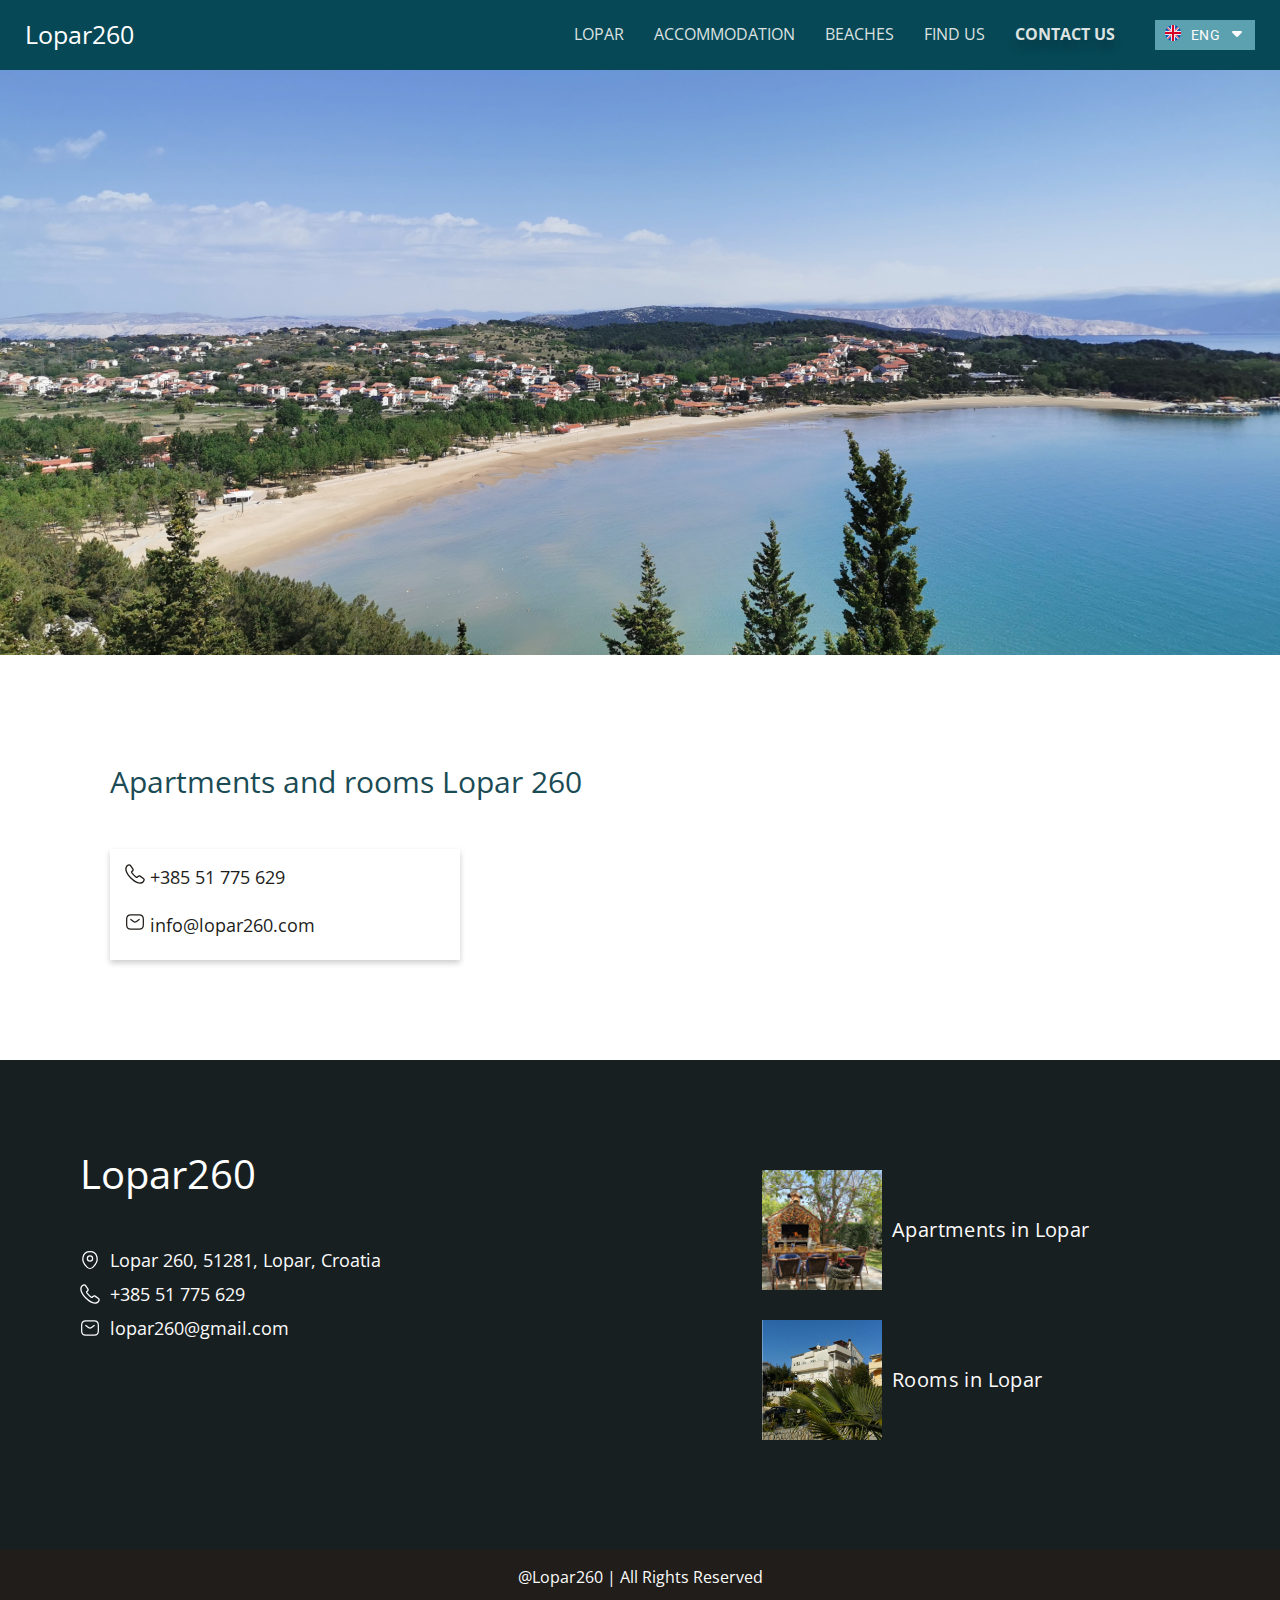
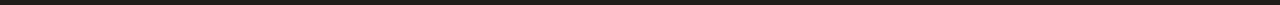
<file: src/pages/contact/contact.html>
<!DOCTYPE html>
<html lang="en">
    <head>
        <meta charset="UTF-8" />
        <meta http-equiv="X-UA-Compatible" content="IE=edge" />
        <meta name="viewport" content="width=device-width, initial-scale=1.0" />
        <title>contact us</title>
        <link rel="icon" href="/src/assets/images/favicon.png" />
        <meta name="keywords" content="website, template, sample" />
        <meta name="description" content="this sample created for prototyping purposes" />
        <meta name="author" content="Fiverr: karen_werner | LinkedIn https://www.linkedin.com/in/karenabgaryan09/" />
        <!-- OPEN GRAPH -->
        <meta property="og:title" content="contact us" />
        <meta property="og:type" content="website" />
        <meta property="og:description" content="this sample created for prototyping purposes" />
        <meta property="og:image" content="/src/assets/images/og.png" />
        <meta property="og:url" content="https://sample.com" />
        <!-- TWITTER CARDS -->
        <meta name="twitter:title" content="contact us" />
        <meta name="twitter:description" content="this sample created for prototyping purposes" />
        <meta name="twitter:image" content="/src/assets/images/og.png" />
        <meta name="twitter:url" content="https://sample.com" />
        <meta name="twitter:card" content="summary" />
        <!-- STYLESHEET -->
        <link rel="stylesheet" href="/src/styles/index.css" />
        <!-- SCRIPTS -->
        <script src="/src/scripts/load-cover.js" defer></script>
        <script src="/src/components/button/button.js" defer></script>
        <script src="/src/components/navbar/navbar.js" defer></script>
        <script src="/src/components/select/select.js" defer></script>
        <script src="/src/components/drawer/drawer.js" defer></script>
    </head>
    <body>
        <nav class="navbar navbar-expand-lg">
            <div class="container-fluid">
                <button
                    class="navbar-toggler altCollapsed btn btn-circle-light"
                    type="button"
                    data-target="#navbar-drawer"
                    data-toggle="drawer"
                >
                    <svg xmlns="http://www.w3.org/2000/svg" viewBox="0 0 448 512">
                        <!--! Font Awesome Pro 6.0.0 by @fontawesome - https://fontawesome.com License - https://fontawesome.com/license (Commercial License) Copyright 2022 Fonticons, Inc. -->
                        <path
                            d="M0 96C0 78.33 14.33 64 32 64H416C433.7 64 448 78.33 448 96C448 113.7 433.7 128 416 128H32C14.33 128 0 113.7 0 96zM0 256C0 238.3 14.33 224 32 224H416C433.7 224 448 238.3 448 256C448 273.7 433.7 288 416 288H32C14.33 288 0 273.7 0 256zM416 448H32C14.33 448 0 433.7 0 416C0 398.3 14.33 384 32 384H416C433.7 384 448 398.3 448 416C448 433.7 433.7 448 416 448z"
                        />
                    </svg>
                </button>
                <a class="navbar-brand" href="/index.html">Lopar260</a>

                <div class="drawer drawer-left" id="navbar-drawer">
                    <button class="drawer-close btn btn-circle-dark" data-dismiss="drawer">
                        <svg xmlns="http://www.w3.org/2000/svg" viewBox="0 0 320 512">
                            <path
                                d="M310.6 150.6c12.5-12.5 12.5-32.8 0-45.3s-32.8-12.5-45.3 0L160 210.7 54.6 105.4c-12.5-12.5-32.8-12.5-45.3 0s-12.5 32.8 0 45.3L114.7 256 9.4 361.4c-12.5 12.5-12.5 32.8 0 45.3s32.8 12.5 45.3 0L160 301.3 265.4 406.6c12.5 12.5 32.8 12.5 45.3 0s12.5-32.8 0-45.3L205.3 256 310.6 150.6z"
                            />
                        </svg>
                    </button>
                    <a class="nav-link" href="/index.html">lopar</a>
                    <a class="nav-link" href="/src/pages/accommodation/accommodation.html">accommodation</a>
                    <a class="nav-link" href="/src/pages/beaches/beaches.html">beaches</a>
                    <a class="nav-link" href="#/">find us</a>
                    <a class="nav-link active" href="/src/pages/contact/contact.html">contact us</a>
                </div>
                <div class="navbar-collapse" id="navbarSupportedContent">
                    <ul class="navbar-nav me-auto">
                        <li class="nav-item">
                            <a class="nav-link" href="/index.html">lopar</a>
                        </li>
                        <li class="nav-item">
                            <a class="nav-link" href="/src/pages/accommodation/accommodation.html">accommodation</a>
                        </li>
                        <li class="nav-item">
                            <a class="nav-link" href="/src/pages/beaches/beaches.html">beaches</a>
                        </li>
                        <li class="nav-item">
                            <a class="nav-link" href="/src/pages/find-us/find-us.html">find us</a>
                        </li>
                        <li class="nav-item">
                            <a class="nav-link active" href="/src/pages/contact/contact.html">contact us</a>
                        </li>
                    </ul>
                </div>
                <div class="select nav-item">
                    <button class="select-toggle btn btn-text-primary" data-toggle="select">
                        <div class="wrapper">
                            <span class="startIcon">
                                <img src="/src/assets/images/icons/flags/united-kingdom.png" alt="" />
                            </span>
                            <div class="select-toggle-title">ENG</div>
                        </div>
                        <span class="endIcon select-toggle-icon">
                            <svg xmlns="http://www.w3.org/2000/svg" viewBox="0 0 320 512">
                                <path
                                    d="M137.4 374.6c12.5 12.5 32.8 12.5 45.3 0l128-128c9.2-9.2 11.9-22.9 6.9-34.9s-16.6-19.8-29.6-19.8L32 192c-12.9 0-24.6 7.8-29.6 19.8s-2.2 25.7 6.9 34.9l128 128z"
                                />
                            </svg>
                        </span>
                    </button>

                    <div class="select-menu">
                        <a href="#/category/item-1" class="select-item">
                            <span class="startIcon">
                                <img src="/src/assets/images/icons/flags/united-kingdom.png" alt="" />
                            </span>
                            <div class="select-item-title">ENG</div>
                        </a>
                        <a href="#/category/item-1" class="select-item">
                            <span class="startIcon">
                                <img src="/src/assets/images/icons/flags/germany.png" alt="" />
                            </span>
                            <div class="select-item-title">DEU</div>
                        </a>
                        <a href="#/category/item-1" class="select-item">
                            <span class="startIcon">
                                <img src="/src/assets/images/icons/flags/italy.png" alt="" />
                            </span>
                            <div class="select-item-title">ITA</div>
                        </a>
                        <a href="#/category/item-1" class="select-item">
                            <span class="startIcon">
                                <img src="/src/assets/images/icons/flags/france.png" alt="" />
                            </span>
                            <div class="select-item-title">FRA</div>
                        </a>
                        <a href="#/category/item-1" class="select-item">
                            <span class="startIcon">
                                <img src="/src/assets/images/icons/flags/poland.png" alt="" />
                            </span>
                            <div class="select-item-title">POL</div>
                        </a>
                        <a href="#/category/item-1" class="select-item">
                            <span class="startIcon">
                                <img src="/src/assets/images/icons/flags/hungary.png" alt="" />
                            </span>
                            <div class="select-item-title">HUN</div>
                        </a>
                        <a href="#/category/item-1" class="select-item">
                            <span class="startIcon">
                                <img src="/src/assets/images/icons/flags/croatia.png" alt="" />
                            </span>
                            <div class="select-item-title">HR</div>
                        </a>
                        <a href="#/category/item-1" class="select-item">
                            <span class="startIcon">
                                <img src="/src/assets/images/icons/flags/slovenia.png" alt="" />
                            </span>
                            <div class="select-item-title">SVN</div>
                        </a>
                    </div>
                </div>
            </div>
        </nav>

        <header
            class="hero"
            data-cover-src="/src/assets/images/background.jpg"
            style="background-image: url('/src/assets/images/background-thumbnail.jpg')"
        ></header>

        <main class="contact-page">
            <section class="showcase">
                <div class="container-small">
                    <h3 class="display-3 showcase-title">Apartments and rooms Lopar 260</h3>
                    <div class="details">
                        <div class="details-banner">
                            <a class="link link-dark" underline="none">
                                <svg width="22" height="22" viewBox="0 0 22 22" fill="none" xmlns="http://www.w3.org/2000/svg">
                                    <path
                                        d="M20.97 17.33C20.97 17.69 20.89 18.06 20.72 18.42C20.55 18.78 20.33 19.12 20.04 19.44C19.55 19.98 19.01 20.37 18.4 20.62C17.8 20.87 17.15 21 16.45 21C15.43 21 14.34 20.76 13.19 20.27C12.04 19.78 10.89 19.12 9.75 18.29C8.6 17.45 7.51 16.52 6.47 15.49C5.44 14.45 4.51 13.36 3.68 12.22C2.86 11.08 2.2 9.94 1.72 8.81C1.24 7.67 1 6.58 1 5.54C1 4.86 1.12 4.21 1.36 3.61C1.6 3 1.98 2.44 2.51 1.94C3.15 1.31 3.85 1 4.59 1C4.87 1 5.15 1.06 5.4 1.18C5.66 1.3 5.89 1.48 6.07 1.74L8.39 5.01C8.57 5.26 8.7 5.49 8.79 5.71C8.88 5.92 8.93 6.13 8.93 6.32C8.93 6.56 8.86 6.8 8.72 7.03C8.59 7.26 8.4 7.5 8.16 7.74L7.4 8.53C7.29 8.64 7.24 8.77 7.24 8.93C7.24 9.01 7.25 9.08 7.27 9.16C7.3 9.24 7.33 9.3 7.35 9.36C7.53 9.69 7.84 10.12 8.28 10.64C8.73 11.16 9.21 11.69 9.73 12.22C10.27 12.75 10.79 13.24 11.32 13.69C11.84 14.13 12.27 14.43 12.61 14.61C12.66 14.63 12.72 14.66 12.79 14.69C12.87 14.72 12.95 14.73 13.04 14.73C13.21 14.73 13.34 14.67 13.45 14.56L14.21 13.81C14.46 13.56 14.7 13.37 14.93 13.25C15.16 13.11 15.39 13.04 15.64 13.04C15.83 13.04 16.03 13.08 16.25 13.17C16.47 13.26 16.7 13.39 16.95 13.56L20.26 15.91C20.52 16.09 20.7 16.3 20.81 16.55C20.91 16.8 20.97 17.05 20.97 17.33Z"
                                        stroke="#FBFBFB"
                                        stroke-width="1.5"
                                        stroke-miterlimit="10"
                                    />
                                </svg>
                                +385 51 775 629</a
                            >
                            <br>
                            <a class="link link-dark" underline="none">
                                <svg width="24" height="24" viewBox="0 0 24 24" fill="none" xmlns="http://www.w3.org/2000/svg">
                                    <path
                                        d="M17 20.5H7C4 20.5 2 19 2 15.5V8.5C2 5 4 3.5 7 3.5H17C20 3.5 22 5 22 8.5V15.5C22 19 20 20.5 17 20.5Z"
                                        stroke="#FBFBFB"
                                        stroke-width="1.5"
                                        stroke-miterlimit="10"
                                        stroke-linecap="round"
                                        stroke-linejoin="round"
                                    />
                                    <path
                                        d="M17 9L13.87 11.5C12.84 12.32 11.15 12.32 10.12 11.5L7 9"
                                        stroke="#FBFBFB"
                                        stroke-width="1.5"
                                        stroke-miterlimit="10"
                                        stroke-linecap="round"
                                        stroke-linejoin="round"
                                    />
                                </svg>
                                info@lopar260.com</a
                            >

                        </div>
                    </div>
                </div>
            </section>
        </main>

        <footer class="footer bg-dark">
            <div class="container">
                <div class="info">
                    <h2 class="display-2 footer-brand">Lopar260</h2>
                    <div class="info-list">
                        <a class="info-link link-light" underline="none">
                            <svg
                                width="24"
                                height="24"
                                viewBox="0 0 24 24"
                                fill="none"
                                xmlns="http://www.w3.org/2000/svg"
                            >
                                <path
                                    d="M11.9999 13.4299C13.723 13.4299 15.1199 12.0331 15.1199 10.3099C15.1199 8.58681 13.723 7.18994 11.9999 7.18994C10.2768 7.18994 8.87988 8.58681 8.87988 10.3099C8.87988 12.0331 10.2768 13.4299 11.9999 13.4299Z"
                                    stroke="white"
                                    stroke-width="1.5"
                                />
                                <path
                                    d="M3.6202 8.49C5.5902 -0.169998 18.4202 -0.159997 20.3802 8.5C21.5302 13.58 18.3702 17.88 15.6002 20.54C13.5902 22.48 10.4102 22.48 8.3902 20.54C5.6302 17.88 2.4702 13.57 3.6202 8.49Z"
                                    stroke="white"
                                    stroke-width="1.5"
                                />
                            </svg>
                            Lopar 260, 51281, Lopar, Croatia</a
                        >
                        <a class="info-link link-light" underline="none">
                            <svg
                                width="22"
                                height="22"
                                viewBox="0 0 22 22"
                                fill="none"
                                xmlns="http://www.w3.org/2000/svg"
                            >
                                <path
                                    d="M20.97 17.33C20.97 17.69 20.89 18.06 20.72 18.42C20.55 18.78 20.33 19.12 20.04 19.44C19.55 19.98 19.01 20.37 18.4 20.62C17.8 20.87 17.15 21 16.45 21C15.43 21 14.34 20.76 13.19 20.27C12.04 19.78 10.89 19.12 9.75 18.29C8.6 17.45 7.51 16.52 6.47 15.49C5.44 14.45 4.51 13.36 3.68 12.22C2.86 11.08 2.2 9.94 1.72 8.81C1.24 7.67 1 6.58 1 5.54C1 4.86 1.12 4.21 1.36 3.61C1.6 3 1.98 2.44 2.51 1.94C3.15 1.31 3.85 1 4.59 1C4.87 1 5.15 1.06 5.4 1.18C5.66 1.3 5.89 1.48 6.07 1.74L8.39 5.01C8.57 5.26 8.7 5.49 8.79 5.71C8.88 5.92 8.93 6.13 8.93 6.32C8.93 6.56 8.86 6.8 8.72 7.03C8.59 7.26 8.4 7.5 8.16 7.74L7.4 8.53C7.29 8.64 7.24 8.77 7.24 8.93C7.24 9.01 7.25 9.08 7.27 9.16C7.3 9.24 7.33 9.3 7.35 9.36C7.53 9.69 7.84 10.12 8.28 10.64C8.73 11.16 9.21 11.69 9.73 12.22C10.27 12.75 10.79 13.24 11.32 13.69C11.84 14.13 12.27 14.43 12.61 14.61C12.66 14.63 12.72 14.66 12.79 14.69C12.87 14.72 12.95 14.73 13.04 14.73C13.21 14.73 13.34 14.67 13.45 14.56L14.21 13.81C14.46 13.56 14.7 13.37 14.93 13.25C15.16 13.11 15.39 13.04 15.64 13.04C15.83 13.04 16.03 13.08 16.25 13.17C16.47 13.26 16.7 13.39 16.95 13.56L20.26 15.91C20.52 16.09 20.7 16.3 20.81 16.55C20.91 16.8 20.97 17.05 20.97 17.33Z"
                                    stroke="#FBFBFB"
                                    stroke-width="1.5"
                                    stroke-miterlimit="10"
                                />
                            </svg>
                            +385 51 775 629</a
                        >
                        <a class="info-link link-light" underline="none">
                            <svg
                                width="24"
                                height="24"
                                viewBox="0 0 24 24"
                                fill="none"
                                xmlns="http://www.w3.org/2000/svg"
                            >
                                <path
                                    d="M17 20.5H7C4 20.5 2 19 2 15.5V8.5C2 5 4 3.5 7 3.5H17C20 3.5 22 5 22 8.5V15.5C22 19 20 20.5 17 20.5Z"
                                    stroke="#FBFBFB"
                                    stroke-width="1.5"
                                    stroke-miterlimit="10"
                                    stroke-linecap="round"
                                    stroke-linejoin="round"
                                />
                                <path
                                    d="M17 9L13.87 11.5C12.84 12.32 11.15 12.32 10.12 11.5L7 9"
                                    stroke="#FBFBFB"
                                    stroke-width="1.5"
                                    stroke-miterlimit="10"
                                    stroke-linecap="round"
                                    stroke-linejoin="round"
                                />
                            </svg>
                            lopar260@gmail.com</a
                        >
                    </div>
                </div>

                <div class="details">
                    <a href="/src/pages/apartments/apartments.html" class="card detail-card btn btn-text-primary">
                        <img src="/src/assets/images/z.rest/image-2.jpg" alt="" class="card-image" />
                        <h4 class="card-title">Apartments in Lopar</h4>
                    </a>
                    <a href="/src/pages/apartments/rooms.html" class="card detail-card btn btn-text-primary">
                        <img src="/src/assets/images/z.rest/image-1.jpg" alt="" class="card-image" />
                        <h4 class="card-title">Rooms in Lopar</h4>
                    </a>
                </div>
            </div>
            <div class="footer-copyright">
                <div class="container">@Lopar260 | All Rights Reserved</div>
            </div>
        </footer>
    </body>
</html>
</file>
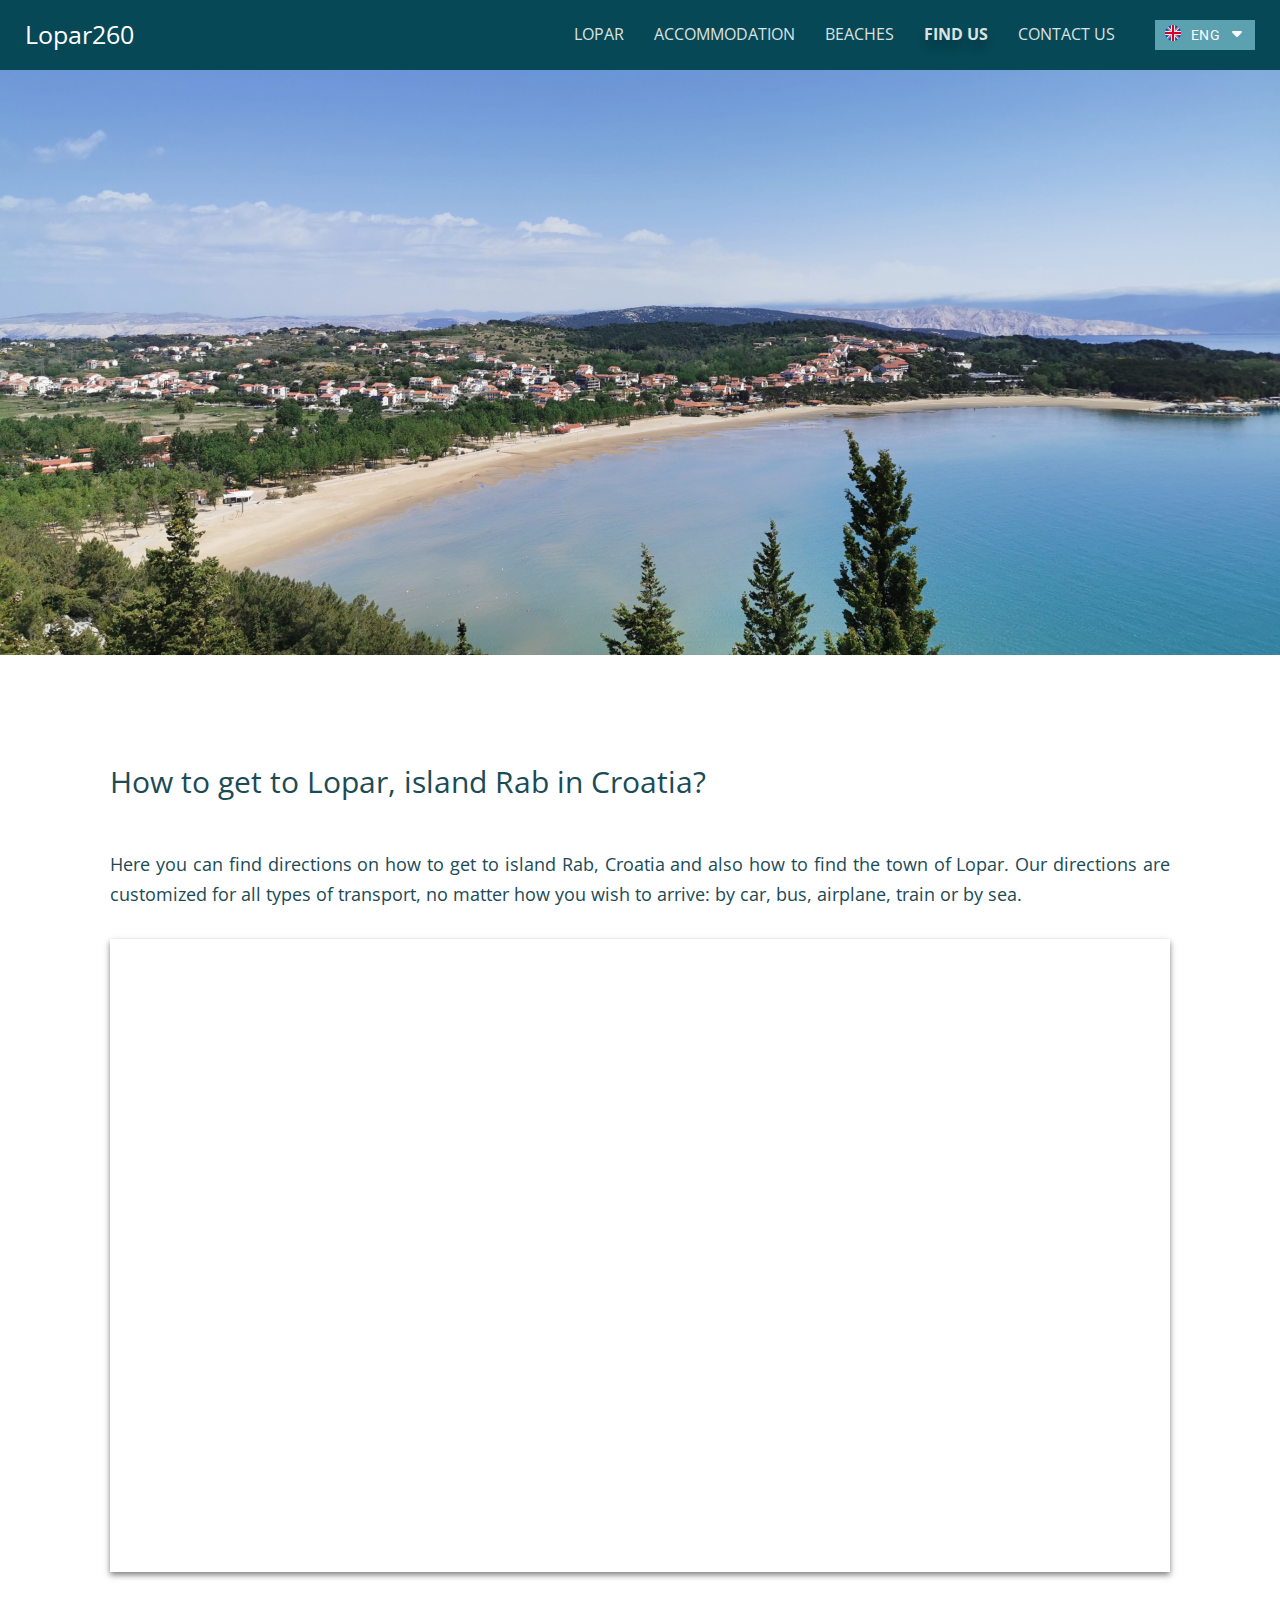
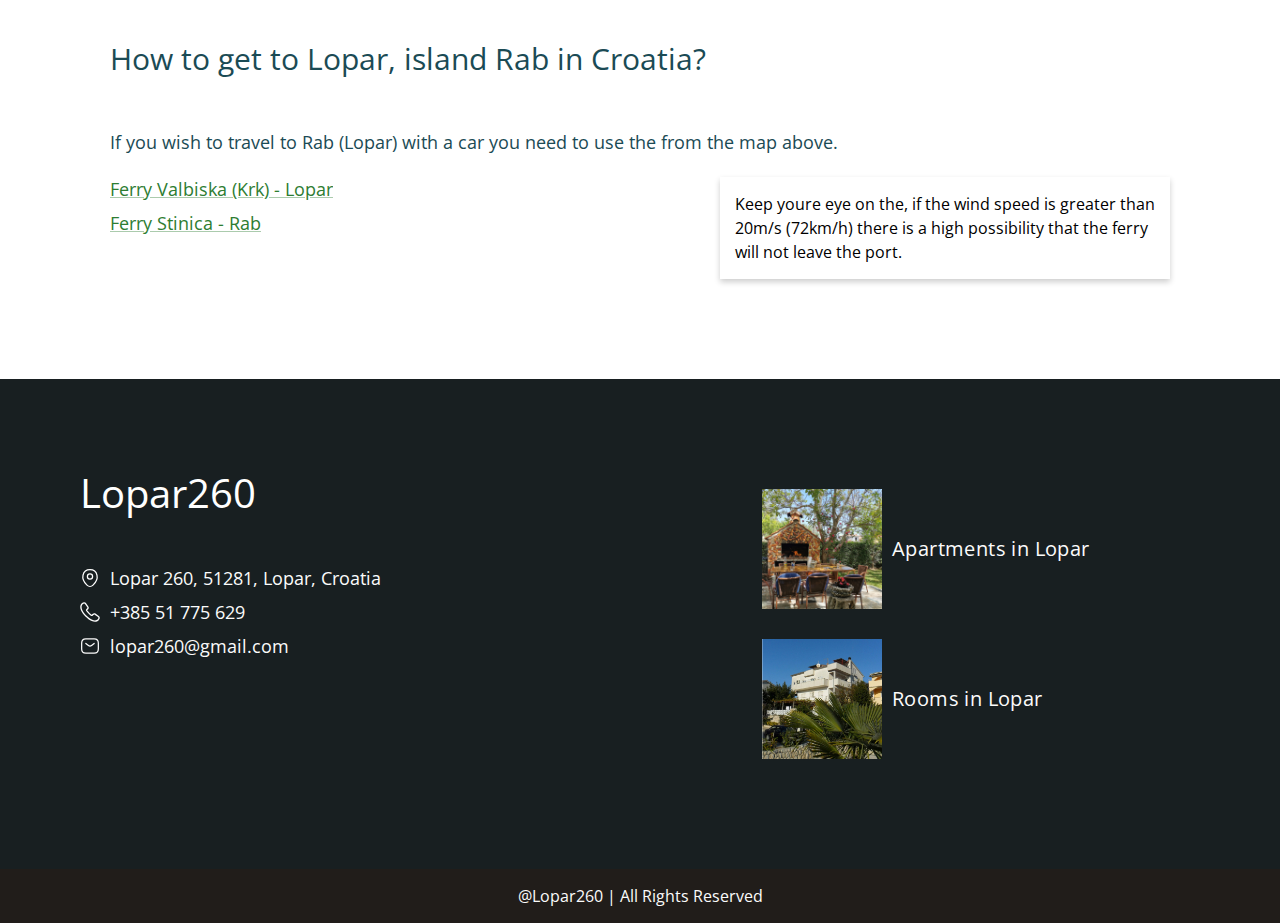
<file: src/pages/find-us/find-us.html>
<!DOCTYPE html>
<html lang="en">
    <head>
        <meta charset="UTF-8" />
        <meta http-equiv="X-UA-Compatible" content="IE=edge" />
        <meta name="viewport" content="width=device-width, initial-scale=1.0" />
        <title>find us</title>
        <link rel="icon" href="/src/assets/images/favicon.png" />
        <meta name="keywords" content="website, template, sample" />
        <meta name="description" content="this sample created for prototyping purposes" />
        <meta name="author" content="Fiverr: karen_werner | LinkedIn https://www.linkedin.com/in/karenabgaryan09/" />
        <!-- OPEN GRAPH -->
        <meta property="og:title" content="find us" />
        <meta property="og:type" content="website" />
        <meta property="og:description" content="this sample created for prototyping purposes" />
        <meta property="og:image" content="/src/assets/images/og.png" />
        <meta property="og:url" content="https://sample.com" />
        <!-- TWITTER CARDS -->
        <meta name="twitter:title" content="find us" />
        <meta name="twitter:description" content="this sample created for prototyping purposes" />
        <meta name="twitter:image" content="/src/assets/images/og.png" />
        <meta name="twitter:url" content="https://sample.com" />
        <meta name="twitter:card" content="summary" />
        <!-- STYLESHEET -->
        <link rel="stylesheet" href="/src/styles/index.css" />
        <!-- SCRIPTS -->
        <script src="/src/scripts/load-cover.js" defer></script>
        <script src="/src/components/button/button.js" defer></script>
        <script src="/src/components/navbar/navbar.js" defer></script>
        <script src="/src/components/select/select.js" defer></script>
        <script src="/src/components/drawer/drawer.js" defer></script>
    </head>
    <body>
        <nav class="navbar navbar-expand-lg">
            <div class="container-fluid">
                <button
                    class="navbar-toggler altCollapsed btn btn-circle-light"
                    type="button"
                    data-target="#navbar-drawer"
                    data-toggle="drawer"
                >
                    <svg xmlns="http://www.w3.org/2000/svg" viewBox="0 0 448 512">
                        <!--! Font Awesome Pro 6.0.0 by @fontawesome - https://fontawesome.com License - https://fontawesome.com/license (Commercial License) Copyright 2022 Fonticons, Inc. -->
                        <path
                            d="M0 96C0 78.33 14.33 64 32 64H416C433.7 64 448 78.33 448 96C448 113.7 433.7 128 416 128H32C14.33 128 0 113.7 0 96zM0 256C0 238.3 14.33 224 32 224H416C433.7 224 448 238.3 448 256C448 273.7 433.7 288 416 288H32C14.33 288 0 273.7 0 256zM416 448H32C14.33 448 0 433.7 0 416C0 398.3 14.33 384 32 384H416C433.7 384 448 398.3 448 416C448 433.7 433.7 448 416 448z"
                        />
                    </svg>
                </button>
                <a class="navbar-brand" href="/index.html">Lopar260</a>

                <div class="drawer drawer-left" id="navbar-drawer">
                    <button class="drawer-close btn btn-circle-dark" data-dismiss="drawer">
                        <svg xmlns="http://www.w3.org/2000/svg" viewBox="0 0 320 512">
                            <path
                                d="M310.6 150.6c12.5-12.5 12.5-32.8 0-45.3s-32.8-12.5-45.3 0L160 210.7 54.6 105.4c-12.5-12.5-32.8-12.5-45.3 0s-12.5 32.8 0 45.3L114.7 256 9.4 361.4c-12.5 12.5-12.5 32.8 0 45.3s32.8 12.5 45.3 0L160 301.3 265.4 406.6c12.5 12.5 32.8 12.5 45.3 0s12.5-32.8 0-45.3L205.3 256 310.6 150.6z"
                            />
                        </svg>
                    </button>
                    <a class="nav-link" href="/index.html">lopar</a>
                    <a class="nav-link" href="/src/pages/accommodation/accommodation.html">accommodation</a>
                    <a class="nav-link" href="/src/pages/beaches/beaches.html">beaches</a>
                    <a class="nav-link active" href="#/">find us</a>
                    <a class="nav-link" href="/src/pages/contact/contact.html">contact us</a>
                </div>
                <div class="navbar-collapse" id="navbarSupportedContent">
                    <ul class="navbar-nav me-auto">
                        <li class="nav-item">
                            <a class="nav-link" href="/index.html">lopar</a>
                        </li>
                        <li class="nav-item">
                            <a class="nav-link" href="/src/pages/accommodation/accommodation.html">accommodation</a>
                        </li>
                        <li class="nav-item">
                            <a class="nav-link" href="/src/pages/beaches/beaches.html">beaches</a>
                        </li>
                        <li class="nav-item">
                            <a class="nav-link active" href="/src/pages/find-us/find-us.html">find us</a>
                        </li>
                        <li class="nav-item">
                            <a class="nav-link" href="/src/pages/contact/contact.html">contact us</a>
                        </li>
                    </ul>
                </div>
                <div class="select nav-item">
                    <button class="select-toggle btn btn-text-primary" data-toggle="select">
                        <div class="wrapper">
                            <span class="startIcon">
                                <img src="/src/assets/images/icons/flags/united-kingdom.png" alt="" />
                            </span>
                            <div class="select-toggle-title">ENG</div>
                        </div>
                        <span class="endIcon select-toggle-icon">
                            <svg xmlns="http://www.w3.org/2000/svg" viewBox="0 0 320 512">
                                <path
                                    d="M137.4 374.6c12.5 12.5 32.8 12.5 45.3 0l128-128c9.2-9.2 11.9-22.9 6.9-34.9s-16.6-19.8-29.6-19.8L32 192c-12.9 0-24.6 7.8-29.6 19.8s-2.2 25.7 6.9 34.9l128 128z"
                                />
                            </svg>
                        </span>
                    </button>

                    <div class="select-menu">
                        <a href="#/category/item-1" class="select-item">
                            <span class="startIcon">
                                <img src="/src/assets/images/icons/flags/united-kingdom.png" alt="" />
                            </span>
                            <div class="select-item-title">ENG</div>
                        </a>
                        <a href="#/category/item-1" class="select-item">
                            <span class="startIcon">
                                <img src="/src/assets/images/icons/flags/germany.png" alt="" />
                            </span>
                            <div class="select-item-title">DEU</div>
                        </a>
                        <a href="#/category/item-1" class="select-item">
                            <span class="startIcon">
                                <img src="/src/assets/images/icons/flags/italy.png" alt="" />
                            </span>
                            <div class="select-item-title">ITA</div>
                        </a>
                        <a href="#/category/item-1" class="select-item">
                            <span class="startIcon">
                                <img src="/src/assets/images/icons/flags/france.png" alt="" />
                            </span>
                            <div class="select-item-title">FRA</div>
                        </a>
                        <a href="#/category/item-1" class="select-item">
                            <span class="startIcon">
                                <img src="/src/assets/images/icons/flags/poland.png" alt="" />
                            </span>
                            <div class="select-item-title">POL</div>
                        </a>
                        <a href="#/category/item-1" class="select-item">
                            <span class="startIcon">
                                <img src="/src/assets/images/icons/flags/hungary.png" alt="" />
                            </span>
                            <div class="select-item-title">HUN</div>
                        </a>
                        <a href="#/category/item-1" class="select-item">
                            <span class="startIcon">
                                <img src="/src/assets/images/icons/flags/croatia.png" alt="" />
                            </span>
                            <div class="select-item-title">HR</div>
                        </a>
                        <a href="#/category/item-1" class="select-item">
                            <span class="startIcon">
                                <img src="/src/assets/images/icons/flags/slovenia.png" alt="" />
                            </span>
                            <div class="select-item-title">SVN</div>
                        </a>
                    </div>
                </div>
            </div>
        </nav>

        <header
            class="hero"
            data-cover-src="/src/assets/images/background.jpg"
            style="background-image: url('/src/assets/images/background-thumbnail.jpg')"
        ></header>

        <main class="find-us-page">
            <section class="showcase">
                <div class="container-small">
                    <h3 class="display-3 showcase-title">How to get to Lopar, island Rab in Croatia?</h3>
                    <article class="info">
                        <div class="wrapper">
                            <p class="info-description text-1">
                                Here you can find directions on how to get to island Rab, Croatia and also how to find
                                the town of Lopar. Our directions are customized for all types of transport, no matter
                                how you wish to arrive: by car, bus, airplane, train or by sea.
                            </p>
                        </div>
                    </article>

                    <div class="map">
                        <iframe
                            src="https://www.google.com/maps/embed?pb=!1m14!1m8!1m3!1d362175.3270180528!2d14.729072999999994!3d44.831857!3m2!1i1024!2i768!4f13.1!3m3!1m2!1s0x4763a6581521d479%3A0x791df6cbff47ead8!2sApartmani+Lopar+260!5e0!3m2!1sen!2spl!4v1424537255137"
                            width="600"
                            height="450"
                            style="border: 0"
                            allowfullscreen=""
                            loading="lazy"
                            referrerpolicy="no-referrer-when-downgrade"
                        ></iframe>
                    </div>

                    <div class="details">
                        <h3 class="display-3 details-title">How to get to Lopar, island Rab in Croatia?</h3>
                        <p class="details-description text-1">
                            If you wish to travel to Rab (Lopar) with a car you need to use the from the map above.
                        </p>
                        <div class="wrapper">
                            <div class="details-links">
                                <a href="https://www.jadrolinija.hr/" target="_blank" class="link-success"
                                    >Ferry Valbiska (Krk) - Lopar</a
                                >
                                <br />
                                <a
                                    href="http://www.rapska-plovidba.hr/plovni_hr.html"
                                    target="_blank"
                                    class="link-success"
                                    >Ferry Stinica - Rab</a
                                >
                            </div>
                            <div class="details-banner">
                                Keep youre eye on the, if the wind speed is greater than 20m/s (72km/h) there is a high
                                possibility that the ferry will not leave the port.
                            </div>
                        </div>
                    </div>
                </div>
            </section>
        </main>

        <footer class="footer bg-dark">
            <div class="container">
                <div class="info">
                    <h2 class="display-2 footer-brand">Lopar260</h2>
                    <div class="info-list">
                        <a class="info-link link-light" underline="none">
                            <svg
                                width="24"
                                height="24"
                                viewBox="0 0 24 24"
                                fill="none"
                                xmlns="http://www.w3.org/2000/svg"
                            >
                                <path
                                    d="M11.9999 13.4299C13.723 13.4299 15.1199 12.0331 15.1199 10.3099C15.1199 8.58681 13.723 7.18994 11.9999 7.18994C10.2768 7.18994 8.87988 8.58681 8.87988 10.3099C8.87988 12.0331 10.2768 13.4299 11.9999 13.4299Z"
                                    stroke="white"
                                    stroke-width="1.5"
                                />
                                <path
                                    d="M3.6202 8.49C5.5902 -0.169998 18.4202 -0.159997 20.3802 8.5C21.5302 13.58 18.3702 17.88 15.6002 20.54C13.5902 22.48 10.4102 22.48 8.3902 20.54C5.6302 17.88 2.4702 13.57 3.6202 8.49Z"
                                    stroke="white"
                                    stroke-width="1.5"
                                />
                            </svg>
                            Lopar 260, 51281, Lopar, Croatia</a
                        >
                        <a class="info-link link-light" underline="none">
                            <svg
                                width="22"
                                height="22"
                                viewBox="0 0 22 22"
                                fill="none"
                                xmlns="http://www.w3.org/2000/svg"
                            >
                                <path
                                    d="M20.97 17.33C20.97 17.69 20.89 18.06 20.72 18.42C20.55 18.78 20.33 19.12 20.04 19.44C19.55 19.98 19.01 20.37 18.4 20.62C17.8 20.87 17.15 21 16.45 21C15.43 21 14.34 20.76 13.19 20.27C12.04 19.78 10.89 19.12 9.75 18.29C8.6 17.45 7.51 16.52 6.47 15.49C5.44 14.45 4.51 13.36 3.68 12.22C2.86 11.08 2.2 9.94 1.72 8.81C1.24 7.67 1 6.58 1 5.54C1 4.86 1.12 4.21 1.36 3.61C1.6 3 1.98 2.44 2.51 1.94C3.15 1.31 3.85 1 4.59 1C4.87 1 5.15 1.06 5.4 1.18C5.66 1.3 5.89 1.48 6.07 1.74L8.39 5.01C8.57 5.26 8.7 5.49 8.79 5.71C8.88 5.92 8.93 6.13 8.93 6.32C8.93 6.56 8.86 6.8 8.72 7.03C8.59 7.26 8.4 7.5 8.16 7.74L7.4 8.53C7.29 8.64 7.24 8.77 7.24 8.93C7.24 9.01 7.25 9.08 7.27 9.16C7.3 9.24 7.33 9.3 7.35 9.36C7.53 9.69 7.84 10.12 8.28 10.64C8.73 11.16 9.21 11.69 9.73 12.22C10.27 12.75 10.79 13.24 11.32 13.69C11.84 14.13 12.27 14.43 12.61 14.61C12.66 14.63 12.72 14.66 12.79 14.69C12.87 14.72 12.95 14.73 13.04 14.73C13.21 14.73 13.34 14.67 13.45 14.56L14.21 13.81C14.46 13.56 14.7 13.37 14.93 13.25C15.16 13.11 15.39 13.04 15.64 13.04C15.83 13.04 16.03 13.08 16.25 13.17C16.47 13.26 16.7 13.39 16.95 13.56L20.26 15.91C20.52 16.09 20.7 16.3 20.81 16.55C20.91 16.8 20.97 17.05 20.97 17.33Z"
                                    stroke="#FBFBFB"
                                    stroke-width="1.5"
                                    stroke-miterlimit="10"
                                />
                            </svg>
                            +385 51 775 629</a
                        >
                        <a class="info-link link-light" underline="none">
                            <svg
                                width="24"
                                height="24"
                                viewBox="0 0 24 24"
                                fill="none"
                                xmlns="http://www.w3.org/2000/svg"
                            >
                                <path
                                    d="M17 20.5H7C4 20.5 2 19 2 15.5V8.5C2 5 4 3.5 7 3.5H17C20 3.5 22 5 22 8.5V15.5C22 19 20 20.5 17 20.5Z"
                                    stroke="#FBFBFB"
                                    stroke-width="1.5"
                                    stroke-miterlimit="10"
                                    stroke-linecap="round"
                                    stroke-linejoin="round"
                                />
                                <path
                                    d="M17 9L13.87 11.5C12.84 12.32 11.15 12.32 10.12 11.5L7 9"
                                    stroke="#FBFBFB"
                                    stroke-width="1.5"
                                    stroke-miterlimit="10"
                                    stroke-linecap="round"
                                    stroke-linejoin="round"
                                />
                            </svg>
                            lopar260@gmail.com</a
                        >
                    </div>
                </div>

                <div class="details">
                    <a href="/src/pages/apartments/apartments.html" class="card detail-card btn btn-text-primary">
                        <img src="/src/assets/images/z.rest/image-2.jpg" alt="" class="card-image" />
                        <h4 class="card-title">Apartments in Lopar</h4>
                    </a>
                    <a href="/src/pages/apartments/rooms.html" class="card detail-card btn btn-text-primary">
                        <img src="/src/assets/images/z.rest/image-1.jpg" alt="" class="card-image" />
                        <h4 class="card-title">Rooms in Lopar</h4>
                    </a>
                </div>
            </div>
            <div class="footer-copyright">
                <div class="container">@Lopar260 | All Rights Reserved</div>
            </div>
        </footer>
    </body>
</html>
</file>
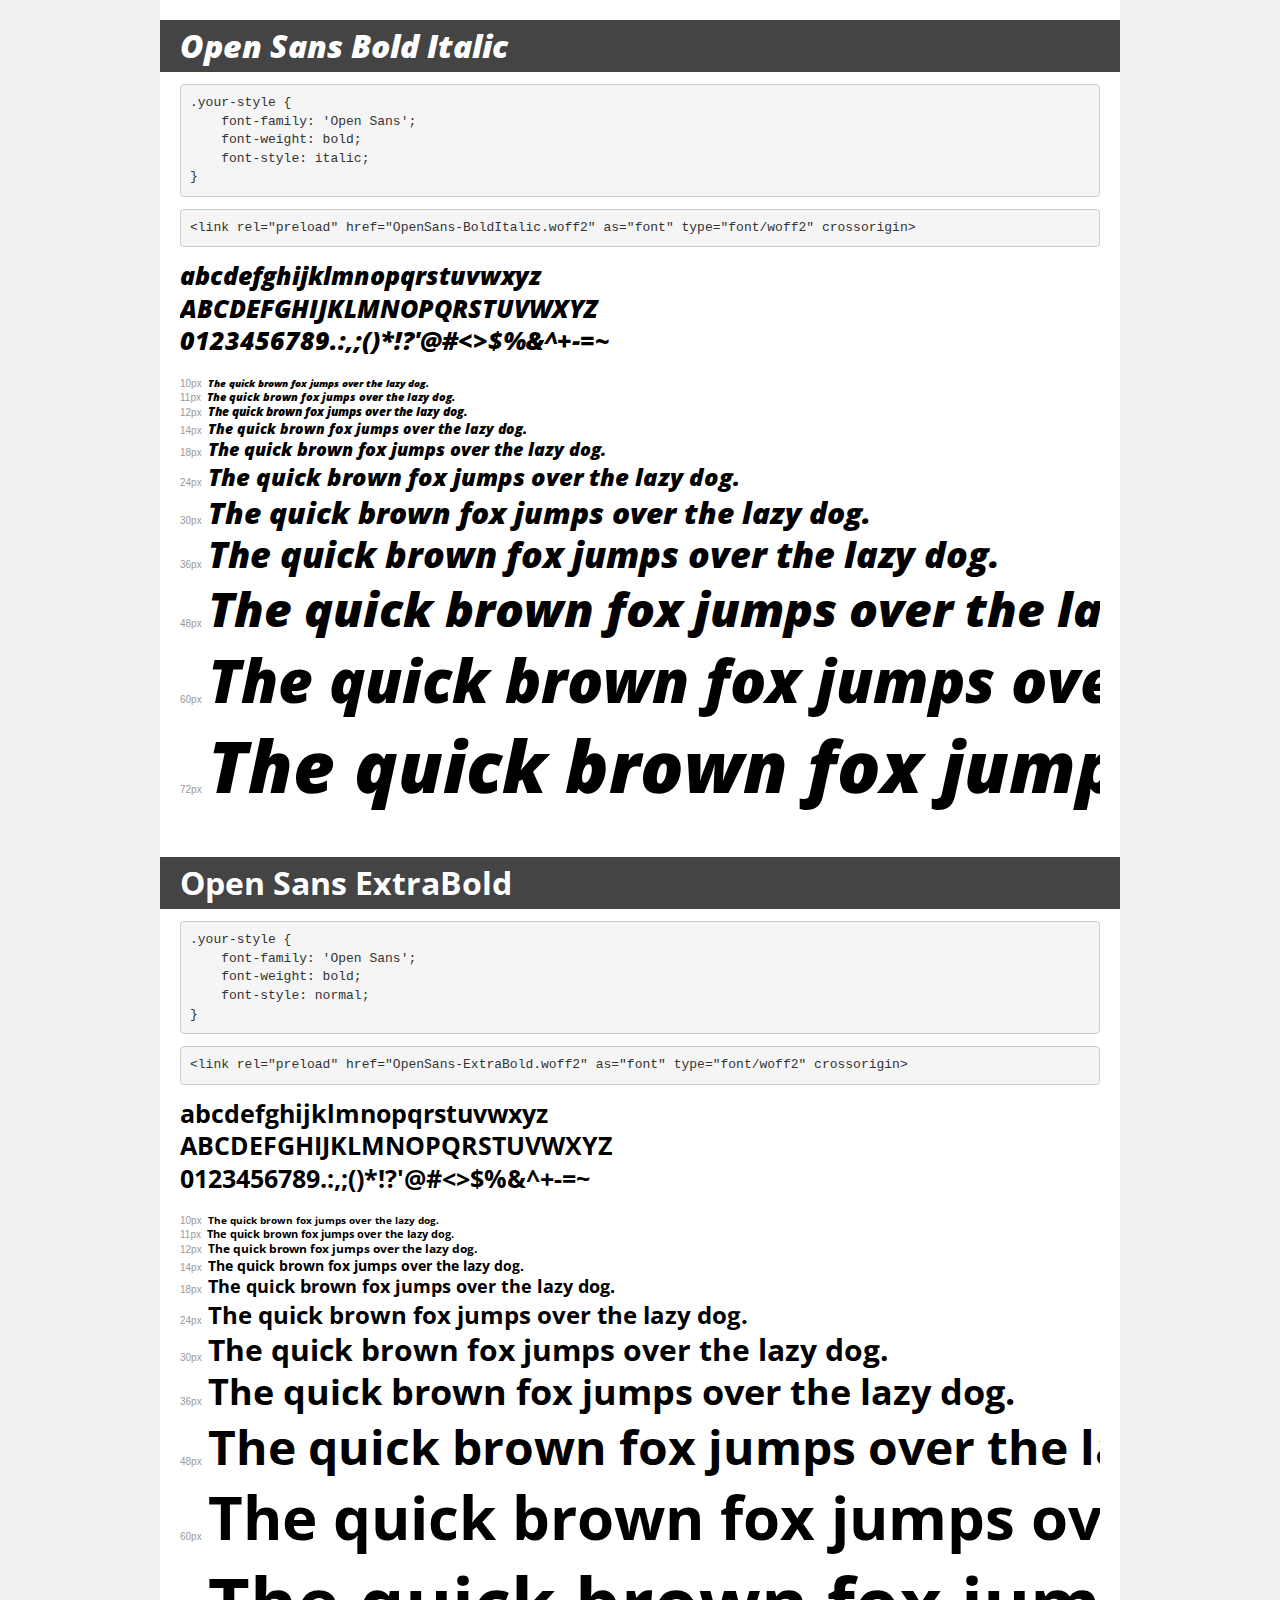
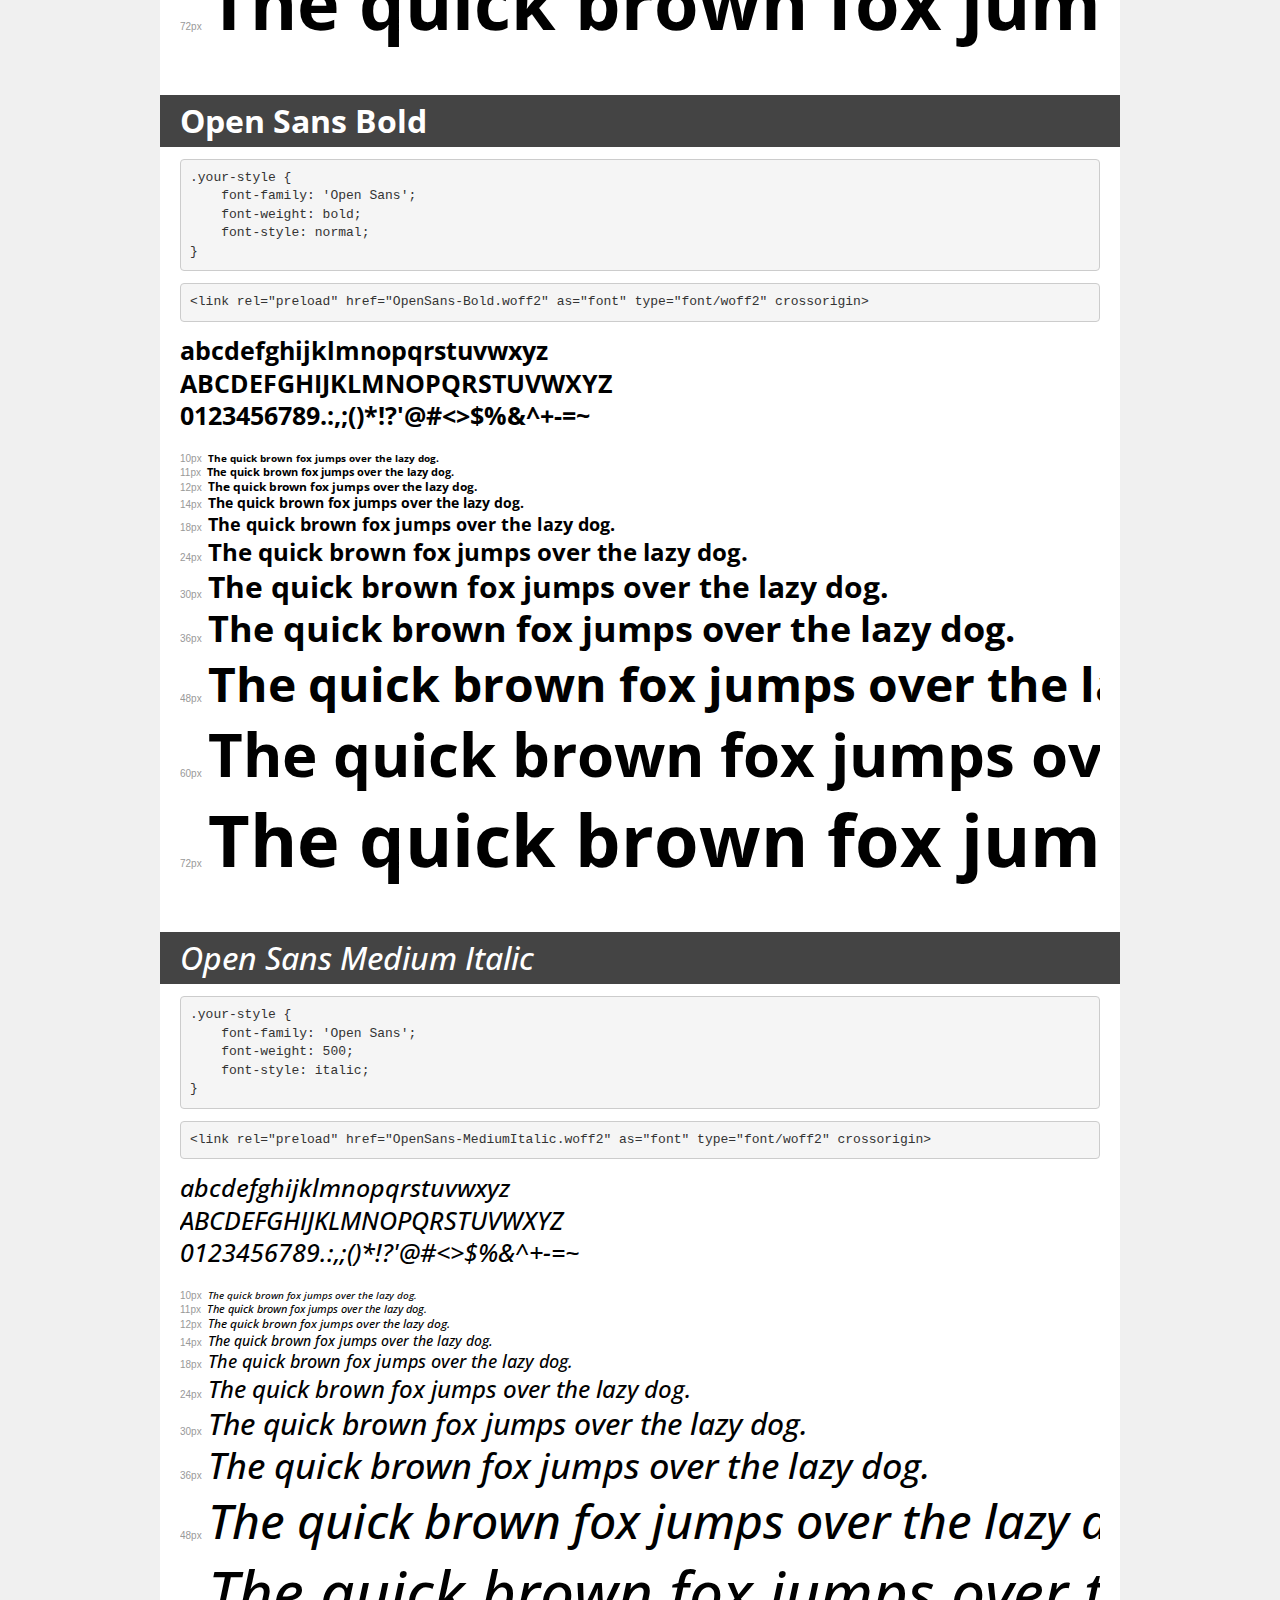
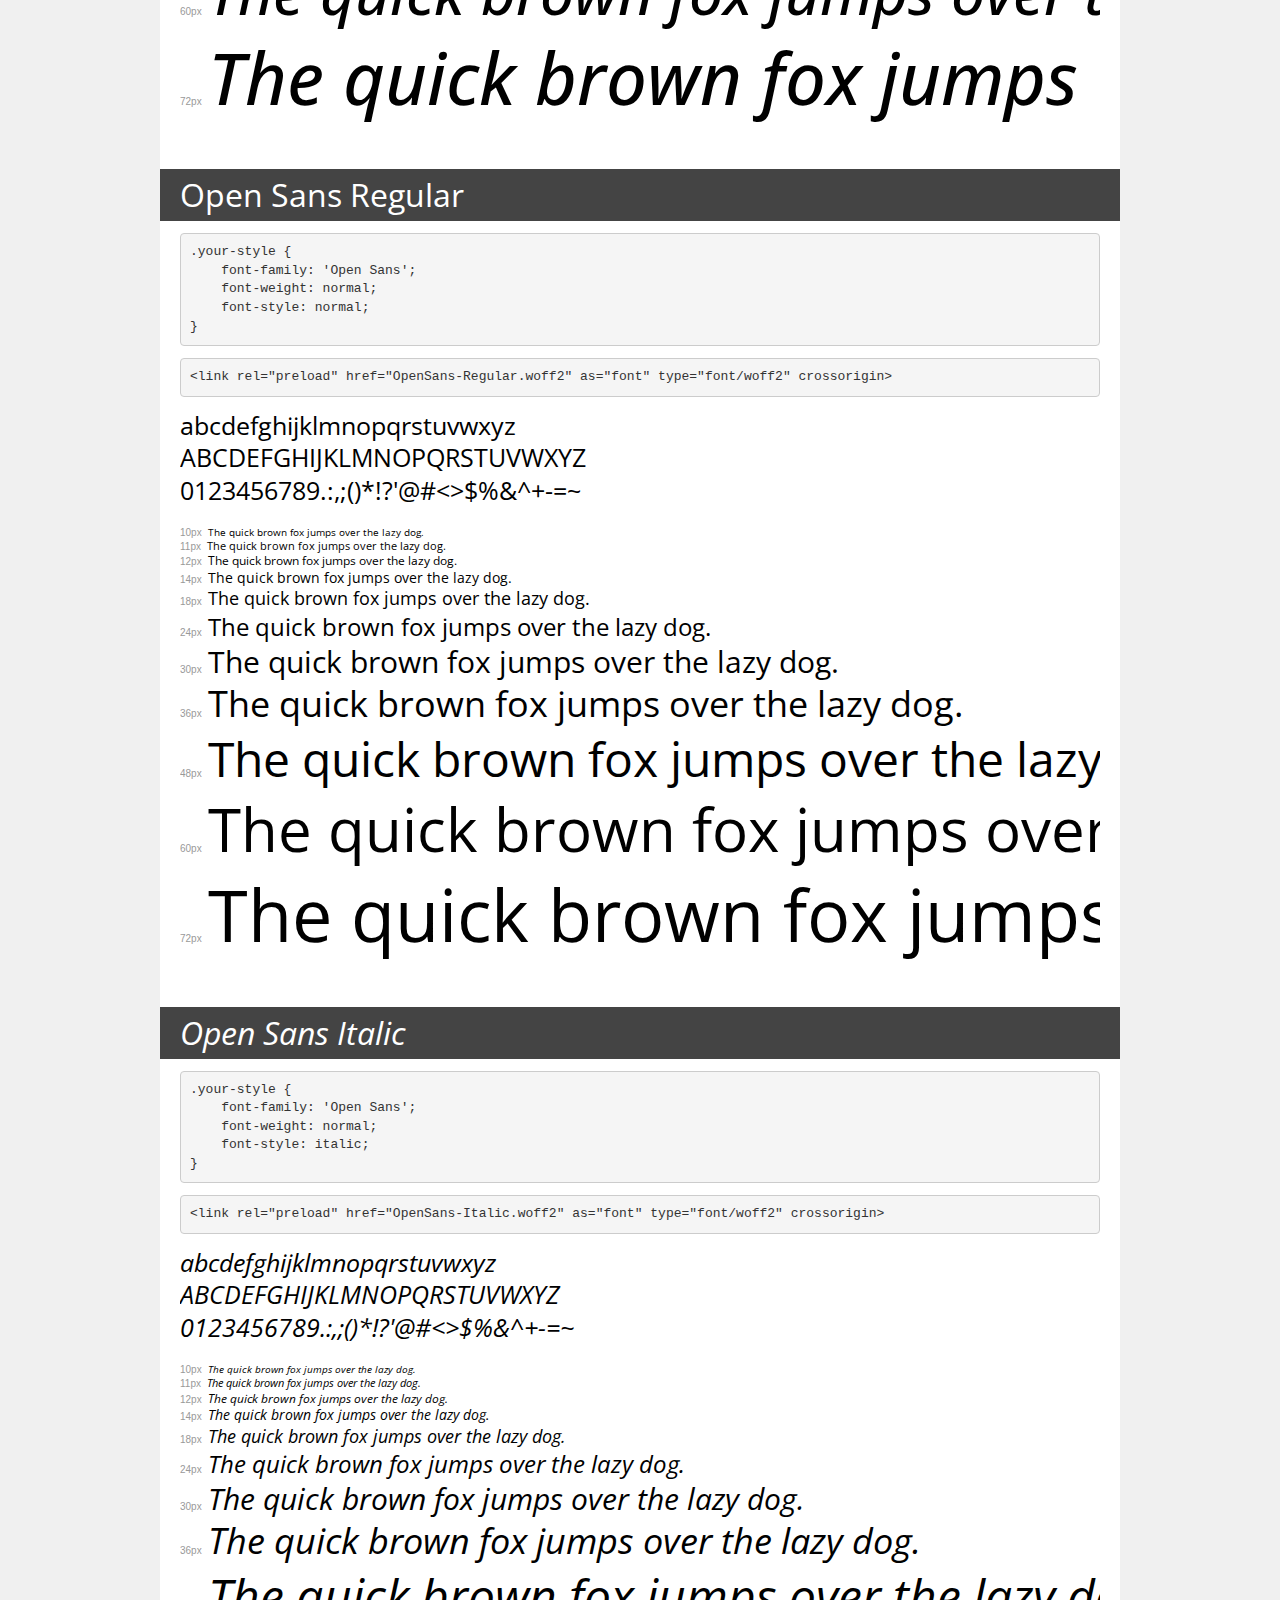
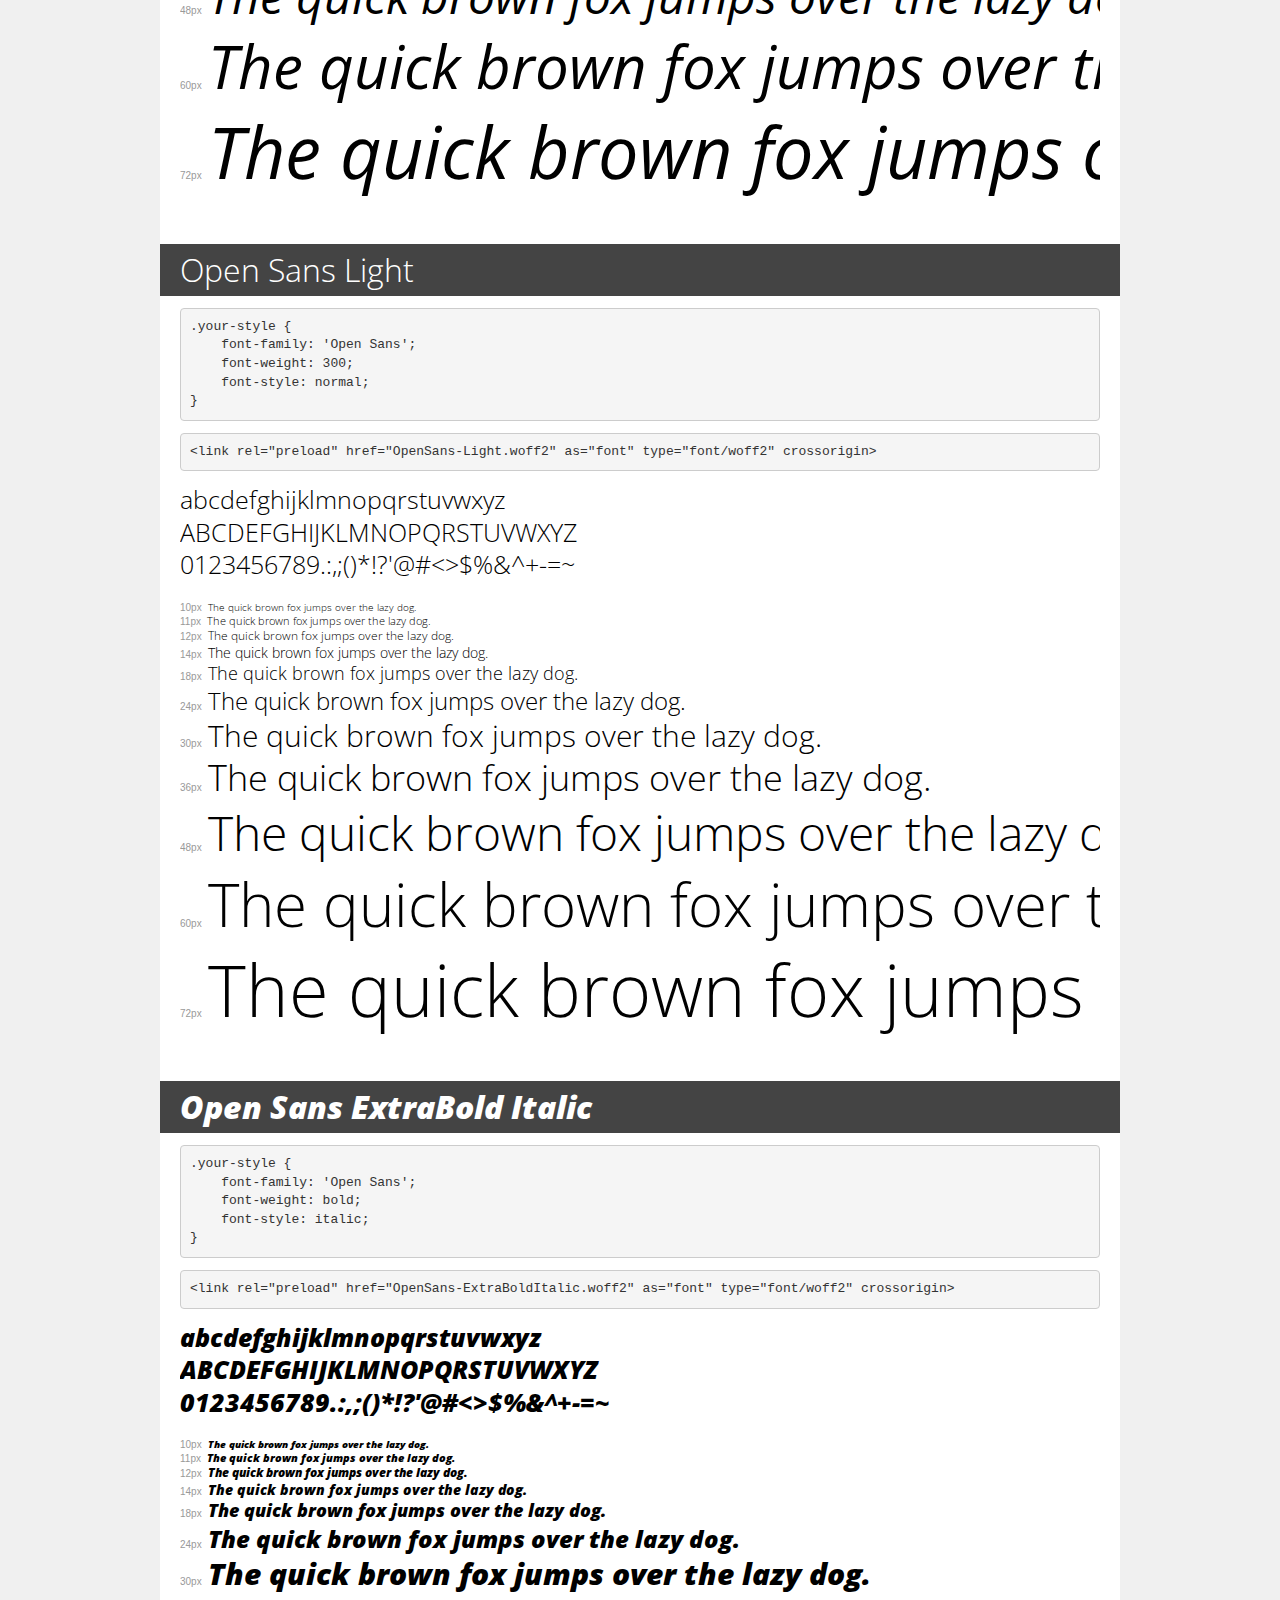
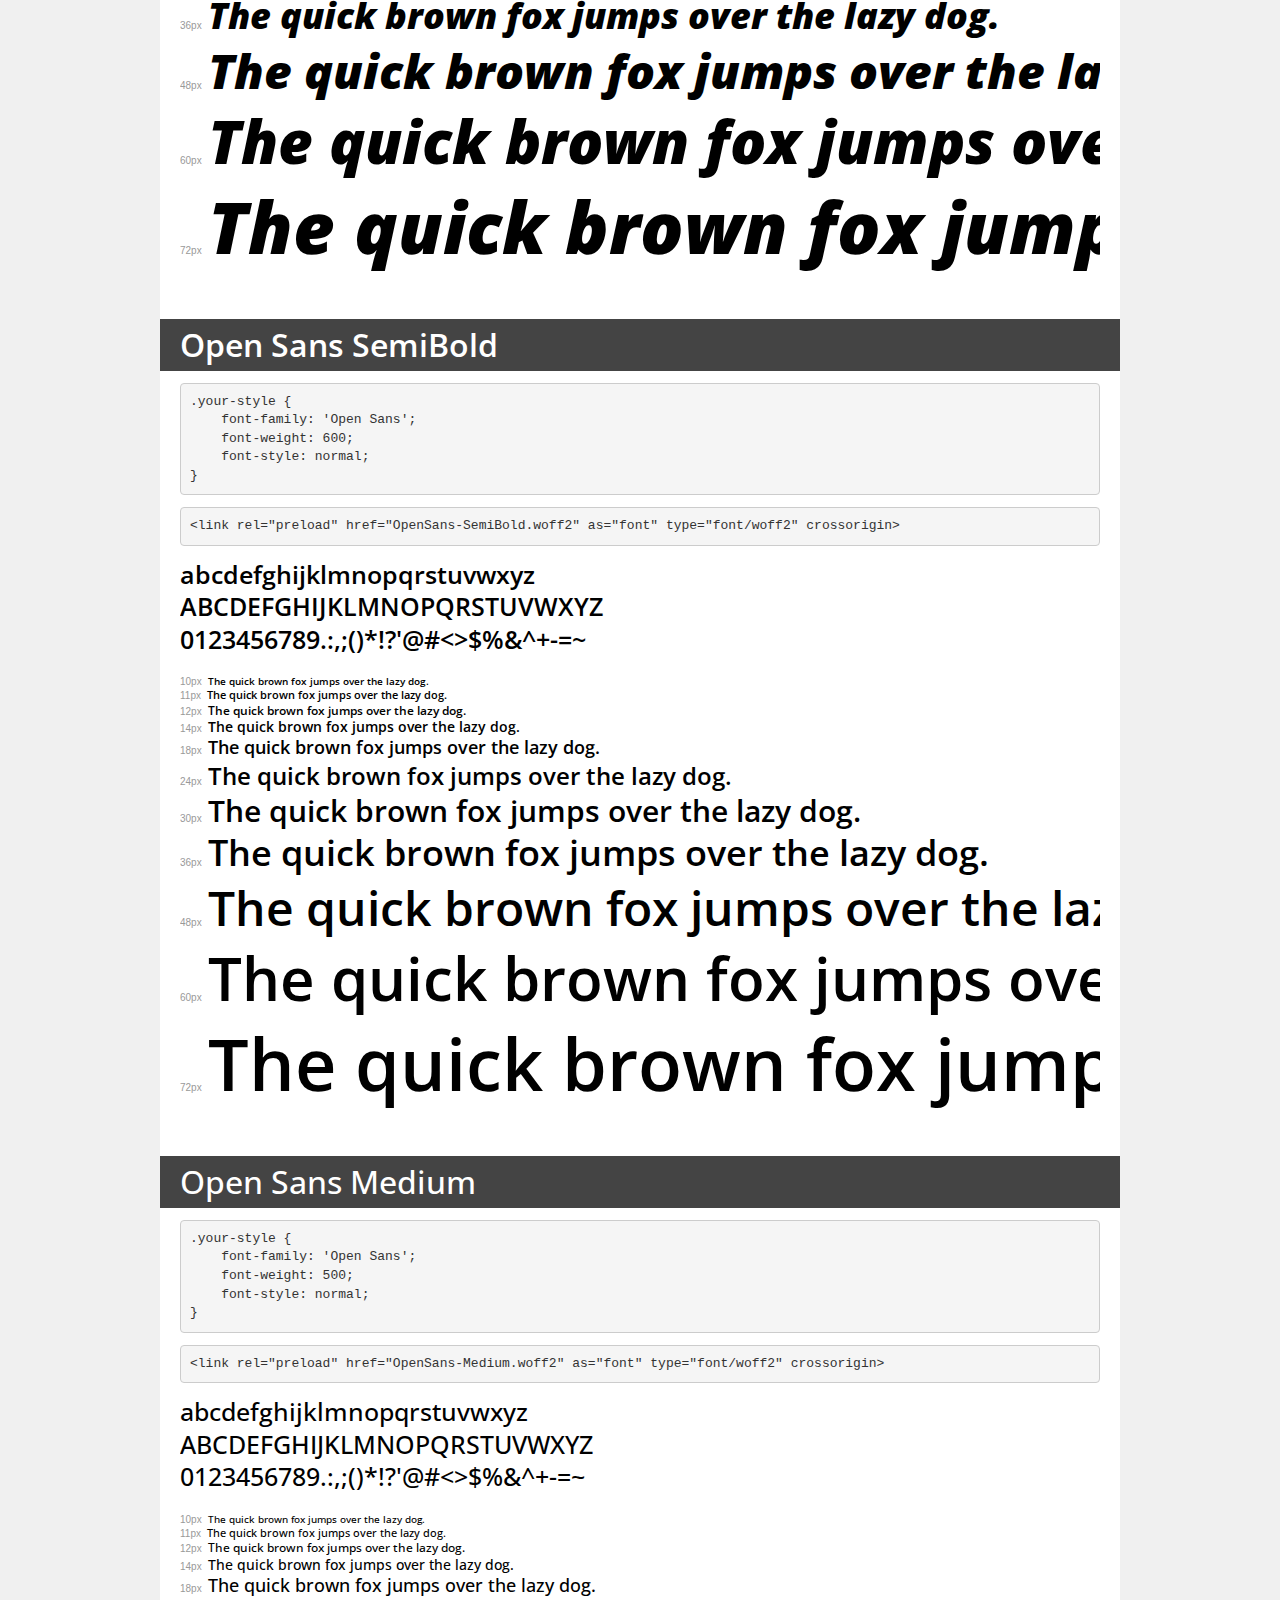
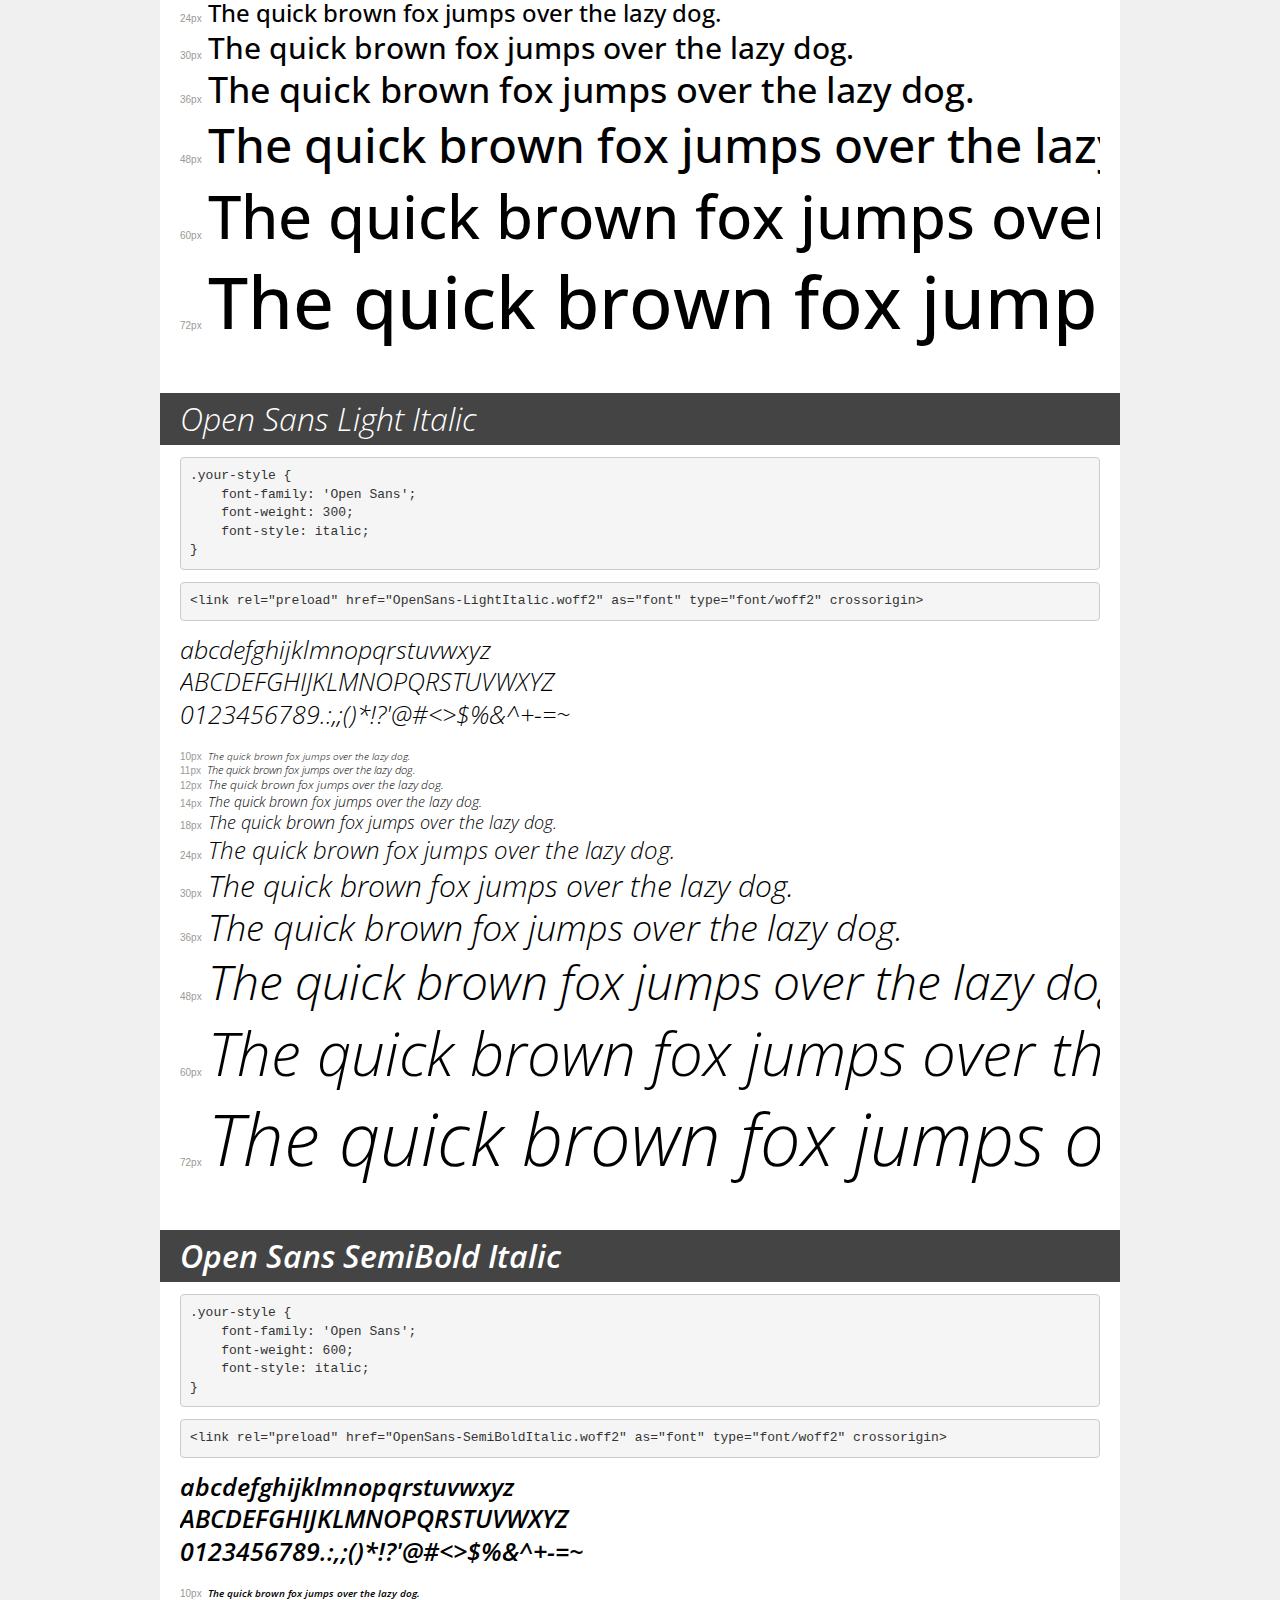
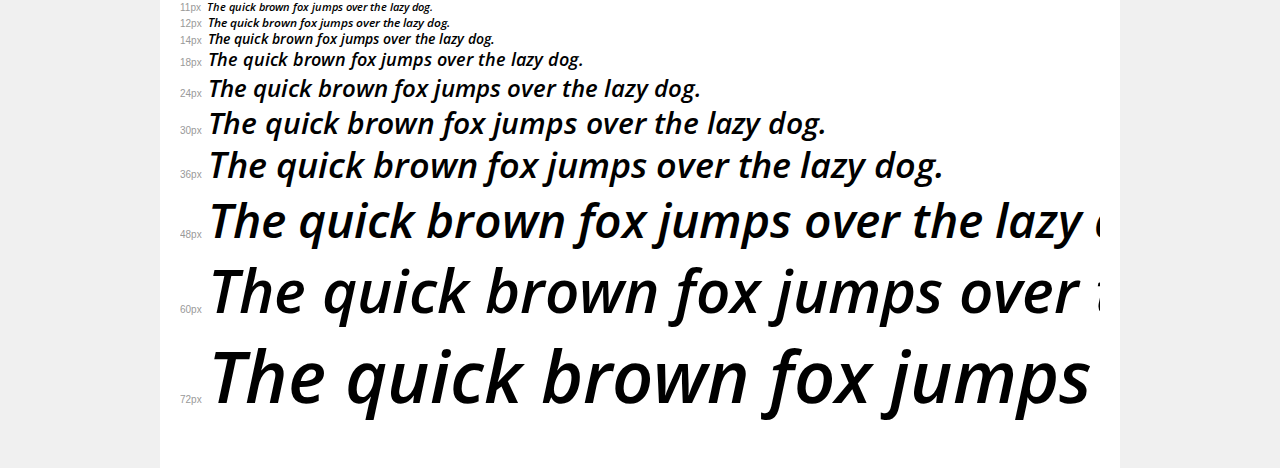
<file: src/assets/fonts/Open-Sans/demo.html>
<!DOCTYPE html>
<html lang="en">
<head>
    <meta charset="utf-8">
    <meta http-equiv="X-UA-Compatible" content="IE=edge">
    <meta name="viewport" content="width=device-width, initial-scale=1">
    <meta name="robots" content="noindex, noarchive">
    <meta name="format-detection" content="telephone=no">
    <title>Transfonter demo</title>
    <link href="stylesheet.css" rel="stylesheet">
    <style>
        /*
        http://meyerweb.com/eric/tools/css/reset/
        v2.0 | 20110126
        License: none (public domain)
        */
        html, body, div, span, applet, object, iframe,
        h1, h2, h3, h4, h5, h6, p, blockquote, pre,
        a, abbr, acronym, address, big, cite, code,
        del, dfn, em, img, ins, kbd, q, s, samp,
        small, strike, strong, sub, sup, tt, var,
        b, u, i, center,
        dl, dt, dd, ol, ul, li,
        fieldset, form, label, legend,
        table, caption, tbody, tfoot, thead, tr, th, td,
        article, aside, canvas, details, embed,
        figure, figcaption, footer, header, hgroup,
        menu, nav, output, ruby, section, summary,
        time, mark, audio, video {
            margin: 0;
            padding: 0;
            border: 0;
            font-size: 100%;
            font: inherit;
            vertical-align: baseline;
        }
        /* HTML5 display-role reset for older browsers */
        article, aside, details, figcaption, figure,
        footer, header, hgroup, menu, nav, section {
            display: block;
        }
        body {
            line-height: 1;
        }
        ol, ul {
            list-style: none;
        }
        blockquote, q {
            quotes: none;
        }
        blockquote:before, blockquote:after,
        q:before, q:after {
            content: '';
            content: none;
        }
        table {
            border-collapse: collapse;
            border-spacing: 0;
        }
        /* demo styles */
        body {
            background: #f0f0f0;
            color: #000;
        }
        .page {
            background: #fff;
            width: 920px;
            margin: 0 auto;
            padding: 20px 20px 0 20px;
            overflow: hidden;
        }
        .font-container {
            overflow-x: auto;
            overflow-y: hidden;
            margin-bottom: 40px;
            line-height: 1.3;
            white-space: nowrap;
            padding-bottom: 5px;
        }
        h1 {
            position: relative;
            background: #444;
            font-size: 32px;
            color: #fff;
            padding: 10px 20px;
            margin: 0 -20px 12px -20px;
        }
        .letters {
            font-size: 25px;
            margin-bottom: 20px;
        }
        .s10:before {
            content: '10px';
        }
        .s11:before {
            content: '11px';
        }
        .s12:before {
            content: '12px';
        }
        .s14:before {
            content: '14px';
        }
        .s18:before {
            content: '18px';
        }
        .s24:before {
            content: '24px';
        }
        .s30:before {
            content: '30px';
        }
        .s36:before {
            content: '36px';
        }
        .s48:before {
            content: '48px';
        }
        .s60:before {
            content: '60px';
        }
        .s72:before {
            content: '72px';
        }
        .s10:before, .s11:before, .s12:before, .s14:before,
        .s18:before, .s24:before, .s30:before, .s36:before,
        .s48:before, .s60:before, .s72:before {
            font-family: Arial, sans-serif;
            font-size: 10px;
            font-weight: normal;
            font-style: normal;
            color: #999;
            padding-right: 6px;
        }
        pre {
            display: block;
            padding: 9px;
            margin: 0 0 12px;
            font-family: Monaco, Menlo, Consolas, "Courier New", monospace;
            font-size: 13px;
            line-height: 1.428571429;
            color: #333;
            font-weight: normal;
            font-style: normal;
            background-color: #f5f5f5;
            border: 1px solid #ccc;
            overflow-x: auto;
            border-radius: 4px;
        }
        /* responsive */
        @media (max-width: 959px) {
            .page {
                width: auto;
                margin: 0;
            }
        }
    </style>
</head>
<body>
<div class="page">
    <div class="demo">
        <h1 style="font-family: 'Open Sans'; font-weight: bold; font-style: italic;">Open Sans Bold Italic</h1>
        <pre title="Usage">.your-style {
    font-family: 'Open Sans';
    font-weight: bold;
    font-style: italic;
}</pre>
        <pre title="Preload (optional)">
&lt;link rel=&quot;preload&quot; href=&quot;OpenSans-BoldItalic.woff2&quot; as=&quot;font&quot; type=&quot;font/woff2&quot; crossorigin&gt;</pre>
        <div class="font-container" style="font-family: 'Open Sans'; font-weight: bold; font-style: italic;">
            <p class="letters">
                abcdefghijklmnopqrstuvwxyz<br>
ABCDEFGHIJKLMNOPQRSTUVWXYZ<br>
                0123456789.:,;()*!?'@#&lt;&gt;$%&^+-=~
            </p>
            <p class="s10" style="font-size: 10px;">The quick brown fox jumps over the lazy dog.</p>
            <p class="s11" style="font-size: 11px;">The quick brown fox jumps over the lazy dog.</p>
            <p class="s12" style="font-size: 12px;">The quick brown fox jumps over the lazy dog.</p>
            <p class="s14" style="font-size: 14px;">The quick brown fox jumps over the lazy dog.</p>
            <p class="s18" style="font-size: 18px;">The quick brown fox jumps over the lazy dog.</p>
            <p class="s24" style="font-size: 24px;">The quick brown fox jumps over the lazy dog.</p>
            <p class="s30" style="font-size: 30px;">The quick brown fox jumps over the lazy dog.</p>
            <p class="s36" style="font-size: 36px;">The quick brown fox jumps over the lazy dog.</p>
            <p class="s48" style="font-size: 48px;">The quick brown fox jumps over the lazy dog.</p>
            <p class="s60" style="font-size: 60px;">The quick brown fox jumps over the lazy dog.</p>
            <p class="s72" style="font-size: 72px;">The quick brown fox jumps over the lazy dog.</p>
        </div>
    </div>

    <div class="demo">
        <h1 style="font-family: 'Open Sans'; font-weight: bold; font-style: normal;">Open Sans ExtraBold</h1>
        <pre title="Usage">.your-style {
    font-family: 'Open Sans';
    font-weight: bold;
    font-style: normal;
}</pre>
        <pre title="Preload (optional)">
&lt;link rel=&quot;preload&quot; href=&quot;OpenSans-ExtraBold.woff2&quot; as=&quot;font&quot; type=&quot;font/woff2&quot; crossorigin&gt;</pre>
        <div class="font-container" style="font-family: 'Open Sans'; font-weight: bold; font-style: normal;">
            <p class="letters">
                abcdefghijklmnopqrstuvwxyz<br>
ABCDEFGHIJKLMNOPQRSTUVWXYZ<br>
                0123456789.:,;()*!?'@#&lt;&gt;$%&^+-=~
            </p>
            <p class="s10" style="font-size: 10px;">The quick brown fox jumps over the lazy dog.</p>
            <p class="s11" style="font-size: 11px;">The quick brown fox jumps over the lazy dog.</p>
            <p class="s12" style="font-size: 12px;">The quick brown fox jumps over the lazy dog.</p>
            <p class="s14" style="font-size: 14px;">The quick brown fox jumps over the lazy dog.</p>
            <p class="s18" style="font-size: 18px;">The quick brown fox jumps over the lazy dog.</p>
            <p class="s24" style="font-size: 24px;">The quick brown fox jumps over the lazy dog.</p>
            <p class="s30" style="font-size: 30px;">The quick brown fox jumps over the lazy dog.</p>
            <p class="s36" style="font-size: 36px;">The quick brown fox jumps over the lazy dog.</p>
            <p class="s48" style="font-size: 48px;">The quick brown fox jumps over the lazy dog.</p>
            <p class="s60" style="font-size: 60px;">The quick brown fox jumps over the lazy dog.</p>
            <p class="s72" style="font-size: 72px;">The quick brown fox jumps over the lazy dog.</p>
        </div>
    </div>

    <div class="demo">
        <h1 style="font-family: 'Open Sans'; font-weight: bold; font-style: normal;">Open Sans Bold</h1>
        <pre title="Usage">.your-style {
    font-family: 'Open Sans';
    font-weight: bold;
    font-style: normal;
}</pre>
        <pre title="Preload (optional)">
&lt;link rel=&quot;preload&quot; href=&quot;OpenSans-Bold.woff2&quot; as=&quot;font&quot; type=&quot;font/woff2&quot; crossorigin&gt;</pre>
        <div class="font-container" style="font-family: 'Open Sans'; font-weight: bold; font-style: normal;">
            <p class="letters">
                abcdefghijklmnopqrstuvwxyz<br>
ABCDEFGHIJKLMNOPQRSTUVWXYZ<br>
                0123456789.:,;()*!?'@#&lt;&gt;$%&^+-=~
            </p>
            <p class="s10" style="font-size: 10px;">The quick brown fox jumps over the lazy dog.</p>
            <p class="s11" style="font-size: 11px;">The quick brown fox jumps over the lazy dog.</p>
            <p class="s12" style="font-size: 12px;">The quick brown fox jumps over the lazy dog.</p>
            <p class="s14" style="font-size: 14px;">The quick brown fox jumps over the lazy dog.</p>
            <p class="s18" style="font-size: 18px;">The quick brown fox jumps over the lazy dog.</p>
            <p class="s24" style="font-size: 24px;">The quick brown fox jumps over the lazy dog.</p>
            <p class="s30" style="font-size: 30px;">The quick brown fox jumps over the lazy dog.</p>
            <p class="s36" style="font-size: 36px;">The quick brown fox jumps over the lazy dog.</p>
            <p class="s48" style="font-size: 48px;">The quick brown fox jumps over the lazy dog.</p>
            <p class="s60" style="font-size: 60px;">The quick brown fox jumps over the lazy dog.</p>
            <p class="s72" style="font-size: 72px;">The quick brown fox jumps over the lazy dog.</p>
        </div>
    </div>

    <div class="demo">
        <h1 style="font-family: 'Open Sans'; font-weight: 500; font-style: italic;">Open Sans Medium Italic</h1>
        <pre title="Usage">.your-style {
    font-family: 'Open Sans';
    font-weight: 500;
    font-style: italic;
}</pre>
        <pre title="Preload (optional)">
&lt;link rel=&quot;preload&quot; href=&quot;OpenSans-MediumItalic.woff2&quot; as=&quot;font&quot; type=&quot;font/woff2&quot; crossorigin&gt;</pre>
        <div class="font-container" style="font-family: 'Open Sans'; font-weight: 500; font-style: italic;">
            <p class="letters">
                abcdefghijklmnopqrstuvwxyz<br>
ABCDEFGHIJKLMNOPQRSTUVWXYZ<br>
                0123456789.:,;()*!?'@#&lt;&gt;$%&^+-=~
            </p>
            <p class="s10" style="font-size: 10px;">The quick brown fox jumps over the lazy dog.</p>
            <p class="s11" style="font-size: 11px;">The quick brown fox jumps over the lazy dog.</p>
            <p class="s12" style="font-size: 12px;">The quick brown fox jumps over the lazy dog.</p>
            <p class="s14" style="font-size: 14px;">The quick brown fox jumps over the lazy dog.</p>
            <p class="s18" style="font-size: 18px;">The quick brown fox jumps over the lazy dog.</p>
            <p class="s24" style="font-size: 24px;">The quick brown fox jumps over the lazy dog.</p>
            <p class="s30" style="font-size: 30px;">The quick brown fox jumps over the lazy dog.</p>
            <p class="s36" style="font-size: 36px;">The quick brown fox jumps over the lazy dog.</p>
            <p class="s48" style="font-size: 48px;">The quick brown fox jumps over the lazy dog.</p>
            <p class="s60" style="font-size: 60px;">The quick brown fox jumps over the lazy dog.</p>
            <p class="s72" style="font-size: 72px;">The quick brown fox jumps over the lazy dog.</p>
        </div>
    </div>

    <div class="demo">
        <h1 style="font-family: 'Open Sans'; font-weight: normal; font-style: normal;">Open Sans Regular</h1>
        <pre title="Usage">.your-style {
    font-family: 'Open Sans';
    font-weight: normal;
    font-style: normal;
}</pre>
        <pre title="Preload (optional)">
&lt;link rel=&quot;preload&quot; href=&quot;OpenSans-Regular.woff2&quot; as=&quot;font&quot; type=&quot;font/woff2&quot; crossorigin&gt;</pre>
        <div class="font-container" style="font-family: 'Open Sans'; font-weight: normal; font-style: normal;">
            <p class="letters">
                abcdefghijklmnopqrstuvwxyz<br>
ABCDEFGHIJKLMNOPQRSTUVWXYZ<br>
                0123456789.:,;()*!?'@#&lt;&gt;$%&^+-=~
            </p>
            <p class="s10" style="font-size: 10px;">The quick brown fox jumps over the lazy dog.</p>
            <p class="s11" style="font-size: 11px;">The quick brown fox jumps over the lazy dog.</p>
            <p class="s12" style="font-size: 12px;">The quick brown fox jumps over the lazy dog.</p>
            <p class="s14" style="font-size: 14px;">The quick brown fox jumps over the lazy dog.</p>
            <p class="s18" style="font-size: 18px;">The quick brown fox jumps over the lazy dog.</p>
            <p class="s24" style="font-size: 24px;">The quick brown fox jumps over the lazy dog.</p>
            <p class="s30" style="font-size: 30px;">The quick brown fox jumps over the lazy dog.</p>
            <p class="s36" style="font-size: 36px;">The quick brown fox jumps over the lazy dog.</p>
            <p class="s48" style="font-size: 48px;">The quick brown fox jumps over the lazy dog.</p>
            <p class="s60" style="font-size: 60px;">The quick brown fox jumps over the lazy dog.</p>
            <p class="s72" style="font-size: 72px;">The quick brown fox jumps over the lazy dog.</p>
        </div>
    </div>

    <div class="demo">
        <h1 style="font-family: 'Open Sans'; font-weight: normal; font-style: italic;">Open Sans Italic</h1>
        <pre title="Usage">.your-style {
    font-family: 'Open Sans';
    font-weight: normal;
    font-style: italic;
}</pre>
        <pre title="Preload (optional)">
&lt;link rel=&quot;preload&quot; href=&quot;OpenSans-Italic.woff2&quot; as=&quot;font&quot; type=&quot;font/woff2&quot; crossorigin&gt;</pre>
        <div class="font-container" style="font-family: 'Open Sans'; font-weight: normal; font-style: italic;">
            <p class="letters">
                abcdefghijklmnopqrstuvwxyz<br>
ABCDEFGHIJKLMNOPQRSTUVWXYZ<br>
                0123456789.:,;()*!?'@#&lt;&gt;$%&^+-=~
            </p>
            <p class="s10" style="font-size: 10px;">The quick brown fox jumps over the lazy dog.</p>
            <p class="s11" style="font-size: 11px;">The quick brown fox jumps over the lazy dog.</p>
            <p class="s12" style="font-size: 12px;">The quick brown fox jumps over the lazy dog.</p>
            <p class="s14" style="font-size: 14px;">The quick brown fox jumps over the lazy dog.</p>
            <p class="s18" style="font-size: 18px;">The quick brown fox jumps over the lazy dog.</p>
            <p class="s24" style="font-size: 24px;">The quick brown fox jumps over the lazy dog.</p>
            <p class="s30" style="font-size: 30px;">The quick brown fox jumps over the lazy dog.</p>
            <p class="s36" style="font-size: 36px;">The quick brown fox jumps over the lazy dog.</p>
            <p class="s48" style="font-size: 48px;">The quick brown fox jumps over the lazy dog.</p>
            <p class="s60" style="font-size: 60px;">The quick brown fox jumps over the lazy dog.</p>
            <p class="s72" style="font-size: 72px;">The quick brown fox jumps over the lazy dog.</p>
        </div>
    </div>

    <div class="demo">
        <h1 style="font-family: 'Open Sans'; font-weight: 300; font-style: normal;">Open Sans Light</h1>
        <pre title="Usage">.your-style {
    font-family: 'Open Sans';
    font-weight: 300;
    font-style: normal;
}</pre>
        <pre title="Preload (optional)">
&lt;link rel=&quot;preload&quot; href=&quot;OpenSans-Light.woff2&quot; as=&quot;font&quot; type=&quot;font/woff2&quot; crossorigin&gt;</pre>
        <div class="font-container" style="font-family: 'Open Sans'; font-weight: 300; font-style: normal;">
            <p class="letters">
                abcdefghijklmnopqrstuvwxyz<br>
ABCDEFGHIJKLMNOPQRSTUVWXYZ<br>
                0123456789.:,;()*!?'@#&lt;&gt;$%&^+-=~
            </p>
            <p class="s10" style="font-size: 10px;">The quick brown fox jumps over the lazy dog.</p>
            <p class="s11" style="font-size: 11px;">The quick brown fox jumps over the lazy dog.</p>
            <p class="s12" style="font-size: 12px;">The quick brown fox jumps over the lazy dog.</p>
            <p class="s14" style="font-size: 14px;">The quick brown fox jumps over the lazy dog.</p>
            <p class="s18" style="font-size: 18px;">The quick brown fox jumps over the lazy dog.</p>
            <p class="s24" style="font-size: 24px;">The quick brown fox jumps over the lazy dog.</p>
            <p class="s30" style="font-size: 30px;">The quick brown fox jumps over the lazy dog.</p>
            <p class="s36" style="font-size: 36px;">The quick brown fox jumps over the lazy dog.</p>
            <p class="s48" style="font-size: 48px;">The quick brown fox jumps over the lazy dog.</p>
            <p class="s60" style="font-size: 60px;">The quick brown fox jumps over the lazy dog.</p>
            <p class="s72" style="font-size: 72px;">The quick brown fox jumps over the lazy dog.</p>
        </div>
    </div>

    <div class="demo">
        <h1 style="font-family: 'Open Sans'; font-weight: bold; font-style: italic;">Open Sans ExtraBold Italic</h1>
        <pre title="Usage">.your-style {
    font-family: 'Open Sans';
    font-weight: bold;
    font-style: italic;
}</pre>
        <pre title="Preload (optional)">
&lt;link rel=&quot;preload&quot; href=&quot;OpenSans-ExtraBoldItalic.woff2&quot; as=&quot;font&quot; type=&quot;font/woff2&quot; crossorigin&gt;</pre>
        <div class="font-container" style="font-family: 'Open Sans'; font-weight: bold; font-style: italic;">
            <p class="letters">
                abcdefghijklmnopqrstuvwxyz<br>
ABCDEFGHIJKLMNOPQRSTUVWXYZ<br>
                0123456789.:,;()*!?'@#&lt;&gt;$%&^+-=~
            </p>
            <p class="s10" style="font-size: 10px;">The quick brown fox jumps over the lazy dog.</p>
            <p class="s11" style="font-size: 11px;">The quick brown fox jumps over the lazy dog.</p>
            <p class="s12" style="font-size: 12px;">The quick brown fox jumps over the lazy dog.</p>
            <p class="s14" style="font-size: 14px;">The quick brown fox jumps over the lazy dog.</p>
            <p class="s18" style="font-size: 18px;">The quick brown fox jumps over the lazy dog.</p>
            <p class="s24" style="font-size: 24px;">The quick brown fox jumps over the lazy dog.</p>
            <p class="s30" style="font-size: 30px;">The quick brown fox jumps over the lazy dog.</p>
            <p class="s36" style="font-size: 36px;">The quick brown fox jumps over the lazy dog.</p>
            <p class="s48" style="font-size: 48px;">The quick brown fox jumps over the lazy dog.</p>
            <p class="s60" style="font-size: 60px;">The quick brown fox jumps over the lazy dog.</p>
            <p class="s72" style="font-size: 72px;">The quick brown fox jumps over the lazy dog.</p>
        </div>
    </div>

    <div class="demo">
        <h1 style="font-family: 'Open Sans'; font-weight: 600; font-style: normal;">Open Sans SemiBold</h1>
        <pre title="Usage">.your-style {
    font-family: 'Open Sans';
    font-weight: 600;
    font-style: normal;
}</pre>
        <pre title="Preload (optional)">
&lt;link rel=&quot;preload&quot; href=&quot;OpenSans-SemiBold.woff2&quot; as=&quot;font&quot; type=&quot;font/woff2&quot; crossorigin&gt;</pre>
        <div class="font-container" style="font-family: 'Open Sans'; font-weight: 600; font-style: normal;">
            <p class="letters">
                abcdefghijklmnopqrstuvwxyz<br>
ABCDEFGHIJKLMNOPQRSTUVWXYZ<br>
                0123456789.:,;()*!?'@#&lt;&gt;$%&^+-=~
            </p>
            <p class="s10" style="font-size: 10px;">The quick brown fox jumps over the lazy dog.</p>
            <p class="s11" style="font-size: 11px;">The quick brown fox jumps over the lazy dog.</p>
            <p class="s12" style="font-size: 12px;">The quick brown fox jumps over the lazy dog.</p>
            <p class="s14" style="font-size: 14px;">The quick brown fox jumps over the lazy dog.</p>
            <p class="s18" style="font-size: 18px;">The quick brown fox jumps over the lazy dog.</p>
            <p class="s24" style="font-size: 24px;">The quick brown fox jumps over the lazy dog.</p>
            <p class="s30" style="font-size: 30px;">The quick brown fox jumps over the lazy dog.</p>
            <p class="s36" style="font-size: 36px;">The quick brown fox jumps over the lazy dog.</p>
            <p class="s48" style="font-size: 48px;">The quick brown fox jumps over the lazy dog.</p>
            <p class="s60" style="font-size: 60px;">The quick brown fox jumps over the lazy dog.</p>
            <p class="s72" style="font-size: 72px;">The quick brown fox jumps over the lazy dog.</p>
        </div>
    </div>

    <div class="demo">
        <h1 style="font-family: 'Open Sans'; font-weight: 500; font-style: normal;">Open Sans Medium</h1>
        <pre title="Usage">.your-style {
    font-family: 'Open Sans';
    font-weight: 500;
    font-style: normal;
}</pre>
        <pre title="Preload (optional)">
&lt;link rel=&quot;preload&quot; href=&quot;OpenSans-Medium.woff2&quot; as=&quot;font&quot; type=&quot;font/woff2&quot; crossorigin&gt;</pre>
        <div class="font-container" style="font-family: 'Open Sans'; font-weight: 500; font-style: normal;">
            <p class="letters">
                abcdefghijklmnopqrstuvwxyz<br>
ABCDEFGHIJKLMNOPQRSTUVWXYZ<br>
                0123456789.:,;()*!?'@#&lt;&gt;$%&^+-=~
            </p>
            <p class="s10" style="font-size: 10px;">The quick brown fox jumps over the lazy dog.</p>
            <p class="s11" style="font-size: 11px;">The quick brown fox jumps over the lazy dog.</p>
            <p class="s12" style="font-size: 12px;">The quick brown fox jumps over the lazy dog.</p>
            <p class="s14" style="font-size: 14px;">The quick brown fox jumps over the lazy dog.</p>
            <p class="s18" style="font-size: 18px;">The quick brown fox jumps over the lazy dog.</p>
            <p class="s24" style="font-size: 24px;">The quick brown fox jumps over the lazy dog.</p>
            <p class="s30" style="font-size: 30px;">The quick brown fox jumps over the lazy dog.</p>
            <p class="s36" style="font-size: 36px;">The quick brown fox jumps over the lazy dog.</p>
            <p class="s48" style="font-size: 48px;">The quick brown fox jumps over the lazy dog.</p>
            <p class="s60" style="font-size: 60px;">The quick brown fox jumps over the lazy dog.</p>
            <p class="s72" style="font-size: 72px;">The quick brown fox jumps over the lazy dog.</p>
        </div>
    </div>

    <div class="demo">
        <h1 style="font-family: 'Open Sans'; font-weight: 300; font-style: italic;">Open Sans Light Italic</h1>
        <pre title="Usage">.your-style {
    font-family: 'Open Sans';
    font-weight: 300;
    font-style: italic;
}</pre>
        <pre title="Preload (optional)">
&lt;link rel=&quot;preload&quot; href=&quot;OpenSans-LightItalic.woff2&quot; as=&quot;font&quot; type=&quot;font/woff2&quot; crossorigin&gt;</pre>
        <div class="font-container" style="font-family: 'Open Sans'; font-weight: 300; font-style: italic;">
            <p class="letters">
                abcdefghijklmnopqrstuvwxyz<br>
ABCDEFGHIJKLMNOPQRSTUVWXYZ<br>
                0123456789.:,;()*!?'@#&lt;&gt;$%&^+-=~
            </p>
            <p class="s10" style="font-size: 10px;">The quick brown fox jumps over the lazy dog.</p>
            <p class="s11" style="font-size: 11px;">The quick brown fox jumps over the lazy dog.</p>
            <p class="s12" style="font-size: 12px;">The quick brown fox jumps over the lazy dog.</p>
            <p class="s14" style="font-size: 14px;">The quick brown fox jumps over the lazy dog.</p>
            <p class="s18" style="font-size: 18px;">The quick brown fox jumps over the lazy dog.</p>
            <p class="s24" style="font-size: 24px;">The quick brown fox jumps over the lazy dog.</p>
            <p class="s30" style="font-size: 30px;">The quick brown fox jumps over the lazy dog.</p>
            <p class="s36" style="font-size: 36px;">The quick brown fox jumps over the lazy dog.</p>
            <p class="s48" style="font-size: 48px;">The quick brown fox jumps over the lazy dog.</p>
            <p class="s60" style="font-size: 60px;">The quick brown fox jumps over the lazy dog.</p>
            <p class="s72" style="font-size: 72px;">The quick brown fox jumps over the lazy dog.</p>
        </div>
    </div>

    <div class="demo">
        <h1 style="font-family: 'Open Sans'; font-weight: 600; font-style: italic;">Open Sans SemiBold Italic</h1>
        <pre title="Usage">.your-style {
    font-family: 'Open Sans';
    font-weight: 600;
    font-style: italic;
}</pre>
        <pre title="Preload (optional)">
&lt;link rel=&quot;preload&quot; href=&quot;OpenSans-SemiBoldItalic.woff2&quot; as=&quot;font&quot; type=&quot;font/woff2&quot; crossorigin&gt;</pre>
        <div class="font-container" style="font-family: 'Open Sans'; font-weight: 600; font-style: italic;">
            <p class="letters">
                abcdefghijklmnopqrstuvwxyz<br>
ABCDEFGHIJKLMNOPQRSTUVWXYZ<br>
                0123456789.:,;()*!?'@#&lt;&gt;$%&^+-=~
            </p>
            <p class="s10" style="font-size: 10px;">The quick brown fox jumps over the lazy dog.</p>
            <p class="s11" style="font-size: 11px;">The quick brown fox jumps over the lazy dog.</p>
            <p class="s12" style="font-size: 12px;">The quick brown fox jumps over the lazy dog.</p>
            <p class="s14" style="font-size: 14px;">The quick brown fox jumps over the lazy dog.</p>
            <p class="s18" style="font-size: 18px;">The quick brown fox jumps over the lazy dog.</p>
            <p class="s24" style="font-size: 24px;">The quick brown fox jumps over the lazy dog.</p>
            <p class="s30" style="font-size: 30px;">The quick brown fox jumps over the lazy dog.</p>
            <p class="s36" style="font-size: 36px;">The quick brown fox jumps over the lazy dog.</p>
            <p class="s48" style="font-size: 48px;">The quick brown fox jumps over the lazy dog.</p>
            <p class="s60" style="font-size: 60px;">The quick brown fox jumps over the lazy dog.</p>
            <p class="s72" style="font-size: 72px;">The quick brown fox jumps over the lazy dog.</p>
        </div>
    </div>

</div>
</body>
</html>
</file>
<file: src/styles/index.css>
@import url("https://fonts.googleapis.com/css2?family=Roboto:wght@100;300;400;500;700;900&display=swap");
*,
*:after,
*:before {
  margin: 0;
  padding: 0;
  box-sizing: border-box;
}

::-webkit-scrollbar {
  width: 10px;
  background-color: rgba(0, 0, 0, 0.05);
}

::-webkit-scrollbar-thumb {
  background-color: rgba(0, 0, 0, 0.3);
}
::-webkit-scrollbar-thumb:hover {
  background-color: rgba(0, 0, 0, 0.2);
}
::-webkit-scrollbar-thumb:active {
  background-color: rgba(0, 0, 0, 0.3);
}

@media screen and (min-width: 2560px) {
  html {
    font-size: 21.3333333333px;
  }
}
@media screen and (min-width: 3840px) {
  html {
    font-size: 32px;
  }
}

body {
  font-family: "Open Sans", -apple-system, BlinkMacSystemFont, "Segoe UI", "Roboto", "Oxygen", "Ubuntu", "Cantarell", "Fira Sans", "Droid Sans", "Helvetica Neue", sans-serif;
  -webkit-font-smoothing: antialiased;
  -moz-osx-font-smoothing: grayscale;
}

code {
  font-family: source-code-pro, Menlo, Monaco, Consolas, "Courier New", monospace;
}

.display-1,
.display-2,
.display-3,
.display-4,
.display-5,
.display-6 {
  font-weight: 300;
  line-height: 1.2;
  text-transform: capitalize;
}

.display-1 {
  font-size: calc(1.625rem + 4.5vw);
}

.display-2 {
  font-size: 24px;
  font-weight: 400;
  color: rgba(27, 75, 85,1);
  text-transform: none;
}

.display-3 {
  font-size: 24px;
  font-weight: 400;
  line-height: 32.68px;
  text-transform: none;
  color: rgba(27, 75, 85,1);
  margin-bottom: 20px;
}

.display-4 {
  font-size: 18px;
  font-weight: 400;
  color: rgba(27, 75, 85,1);
  margin-bottom: 10px;
}

.display-5 {
  font-size: 18px;
  font-weight: 400;
  line-height: 27.24px;
  color: rgba(27, 75, 85,1);
}

.display-6 {
  font-size: calc(1.375rem + 1.5vw);
}

@media (min-width: 786px) {
  .display-1 {
    font-size: 5rem;
  }
  .display-2 {
    font-size: 50px;
  }
  .display-3 {
    font-size: 30px;
    line-height: 54.47px;
    margin-bottom: 40px;
  }
  .display-4 {
    font-size: 24px;
    margin-bottom: 20px;
  }
  .display-5 {
    font-size: 25px;
    line-height: 43.58px;
  }
  .display-6 {
    font-size: 2.5rem;
  }
}
.text-1 {
  font-size: 16px;
  font-weight: 400;
  line-height: 24.51px;
  color: rgba(27, 75, 85,1);
  text-align: justify;
}
@media screen and (min-width: 786px) {
  .text-1 {
    font-size: 18px;
    line-height: 30px;
  }
}

li {
  list-style: none;
}

a {
  text-decoration: none;
  color: rgba(33, 29, 26,1);
}

img {
  max-width: 100%;
}

.container,
.container-small,
.container-fluid {
  width: 100%;
  padding-right: 25px;
  padding-left: 25px;
  margin-right: auto;
  margin-left: auto;
}

@media screen and (min-width: 768px) {
  .container {
    padding-right: 80px;
    padding-left: 80px;
  }
}
@media screen and (min-width: 1200px) {
  .container {
    max-width: 1300px;
  }
}

.container-small {
  max-width: 1220px;
}
@media screen and (min-width: 768px) {
  .container-small {
    padding-right: 80px;
    padding-left: 80px;
  }
}

@media screen and (min-width: 1600px) {
  .container-fluid {
    max-width: 1550px;
  }
}

.border {
  border: 1px solid rgba(33, 29, 26,1);
}
.border-primary {
  border-color: rgba(91, 161, 176,1);
}

.text-primary {
  color: rgba(91, 161, 176,1) !important;
}
.text-secondary {
  color: rgba(130, 130, 130,1) !important;
}
.text-success {
  color: rgba(46, 125, 50,1) !important;
}
.text-danger {
  color: rgba(211, 47, 47,1) !important;
}
.text-dark {
  color: rgba(33, 29, 26,1) !important;
}
.text-light {
  color: rgba(251, 251, 251,1) !important;
}

.bg-dark {
  background-color: rgba(33, 29, 26,1);
}
.bg-light {
  background-color: rgba(251, 251, 251,1);
}
.bg-primary {
  background-color: rgba(91, 161, 176,1);
}
.bg-secondary {
  background: rgba(130, 130, 130,1);
}

.rounded-circle {
  padding: 0;
  border-radius: 50%;
  width: 3rem;
  height: 3rem;
  min-width: auto;
  position: relative;
  display: flex;
  justify-content: center;
  align-items: center;
}
.rounded-pill {
  border-radius: 50rem;
}

.d-none {
  display: none !important;
}
.d-block {
  display: block !important;
  width: 100%;
}
.d-flex {
  display: flex !important;
}

.badge {
  display: inline-block;
  padding: 0.35em 0.65em;
  font-size: 0.75em;
  font-weight: 700;
  line-height: 1;
  color: #fff;
  text-align: center;
  white-space: nowrap;
  vertical-align: baseline;
  border-radius: 0.25rem;
}

section {
  padding: 50px 0;
}
@media screen and (min-width: 786px) {
  section {
    padding: 100px 0;
  }
}

.hero {
  padding-top: 88%;
  background-color: rgba(0, 0, 0, 0.1);
  display: flex;
  align-items: center;
  text-align: center;
  background-repeat: no-repeat;
  background-size: cover;
  background-position: center bottom;
}
@media screen and (min-width: 992px) {
  .hero {
    padding-top: 0;
    height: 65vh;
  }
}

.footer {
  padding: 50px 0;
  padding-bottom: 0;
  background-color: rgb(24, 31, 33);
  color: rgba(251, 251, 251,1);
  padding-bottom: 0;
}
@media screen and (min-width: 786px) {
  .footer {
    padding: 100px 0;
    padding-bottom: 0;
  }
}
.footer > .container {
  display: grid;
  margin-bottom: 100px;
}
@media screen and (min-width: 992px) {
  .footer > .container {
    grid-template-columns: 1.5fr 1fr;
  }
}
.footer-brand {
  color: #fff;
  font-size: 20px;
  line-height: 27.24px;
  font-weight: 400;
  letter-spacing: 3%;
  margin-bottom: 20px;
  text-align: center;
}
@media screen and (min-width: 768px) {
  .footer-brand {
    font-size: 40px;
    margin-bottom: 60px;
  }
}
@media screen and (min-width: 1100px) {
  .footer-brand {
    text-align: left;
  }
}
.footer .info {
  margin-bottom: 30px;
}
.footer .info-list {
  display: flex;
  flex-direction: column;
  align-items: center;
}
@media screen and (min-width: 1100px) {
  .footer .info-list {
    align-items: flex-start;
  }
}
.footer .info-link {
  margin-bottom: 10px;
  cursor: auto;
}
.footer .details {
  display: flex;
  flex-direction: column;
  max-width: -moz-fit-content;
  max-width: fit-content;
  margin: 0 auto;
  gap: 10px;
}
@media screen and (min-width: 370px) {
  .footer .details {
    flex-direction: row;
  }
}
@media screen and (min-width: 1100px) {
  .footer .details {
    flex-direction: column;
    margin: 0;
  }
}
.footer .details .btn {
  justify-content: flex-start;
}
.footer .details .detail-card {
  width: 150px;
  display: flex;
  flex-direction: column;
  align-items: center;
  gap: 10px;
  padding: 10px;
}
@media screen and (min-width: 1100px) {
  .footer .details .detail-card {
    width: auto;
    flex-direction: row;
  }
}
.footer .details .detail-card .card-image {
  width: 120px;
  height: 120px;
  -o-object-fit: cover;
     object-fit: cover;
  transition: transform 0.3s ease;
}
.footer .details .detail-card .card-title {
  font-weight: 400;
  line-height: 20px;
  max-width: 90%;
  text-align: center;
  color: rgba(251, 251, 251,1);
}
@media screen and (min-width: 1100px) {
  .footer .details .detail-card .card-title {
    text-align: left;
    max-width: none;
    font-size: 20px;
  }
}
.footer-copyright {
  text-align: center;
  padding: 15px;
  background-color: rgb(33, 29, 26);
  font-weight: 400;
  line-height: 24.51px;
  font-size: 16x;
}

.navbar {
  display: flex;
  flex-wrap: wrap;
  align-items: center;
  justify-content: space-between;
  min-height: 60px;
  background-color: rgba(7, 72, 86,1);
  transition: padding 0.3s ease;
}
@media screen and (min-width: 992px) {
  .navbar {
    min-height: 70px;
  }
}
.navbar.shrink {
  padding-top: 0.5rem;
  padding-bottom: 0.5rem;
}
.navbar > .container-fluid {
  display: flex;
  align-items: center;
  justify-content: space-between;
  gap: 10px 40px;
  flex-wrap: wrap;
}
@media screen and (min-width: 1400px) {
  .navbar > .container-fluid {
    gap: 50px;
  }
}
.navbar-toggler {
  background-color: transparent;
  border: none;
  padding: 10px;
  cursor: pointer;
}
.navbar-brand {
  padding-top: 0.3125rem;
  padding-bottom: 0.3125rem;
  text-decoration: none;
  white-space: nowrap;
  color: #fff;
  font-size: 20px;
  line-height: 27.24px;
  font-weight: 400;
  letter-spacing: 3%;
}
@media screen and (min-width: 992px) {
  .navbar-brand {
    font-size: 25px;
    flex: 1;
  }
}
.navbar-collapse {
  max-width: 100%;
  height: auto;
  display: none;
}
.navbar .select {
  width: -moz-fit-content;
  width: fit-content;
  min-width: 100px;
}
.navbar .select-toggle {
  padding: 3px 10px;
  font-weight: 400;
  font-family: "Open Sans";
  color: rgba(251, 251, 251,1);
  border-radius: 0;
}
.navbar .select-toggle-icon {
  margin-left: 2px !important;
}
@media screen and (min-width: 992px) {
  .navbar .select .select-toggle {
    background-color: rgba(91, 161, 176,1);
  }
  .navbar .select .select-toggle:hover {
    background-color: rgba(80, 140, 152,1);
  }
}
.navbar-nav {
  display: flex;
  align-items: center;
  gap: 30px;
  padding-left: 0;
  margin-bottom: 0;
  list-style: none;
  margin-right: auto;
}
.navbar-nav .nav-link {
  text-transform: uppercase;
  background-color: transparent;
  border: none;
  outline: none;
  text-decoration: none;
  font-family: inherit;
  font-weight: 400;
  font-size: 16px;
  line-height: 27.24px;
  color: rgba(220, 226, 225,1);
  position: relative;
  white-space: nowrap;
  transition: 0.3s ease;
  position: relative;
}
.navbar-nav .nav-link.active {
  font-weight: bold;
  text-shadow: 0px 8px 8px rgba(0, 0, 0, 0.25);
}
.navbar-nav .nav-link:hover {
  color: #fff;
  color: rgba(91, 161, 176,1);
}
.navbar-nav .nav-link:hover:after {
  width: 50px !important;
}
.navbar-nav .nav-link:after {
  content: "";
  position: absolute;
  top: 100%;
  left: 50%;
  transform: translateX(-50%);
  height: 2px;
  width: 0px;
  background-color: rgba(91, 161, 176,1);
  transition: width 0.3s ease;
}
.navbar .dropdown.active .endIcon {
  transform: rotateZ(180deg);
}
.navbar .dropdown .dropdown-toggle {
  display: flex;
}
.navbar .dropdown .dropdown-toggle .ripple {
  display: none;
}
.navbar .dropdown .endIcon {
  transition: transform 0.3s ease;
}
.navbar .drawer {
  padding: 0;
}
.navbar .drawer-close {
  display: flex;
  margin-left: auto !important;
}
.navbar .drawer .nav-link {
  text-transform: capitalize;
  padding: 15px 20px;
  display: block;
}
.navbar .drawer .nav-link:hover {
  background-color: rgba(0, 0, 0, 0.05);
}
.navbar .drawer .nav-link.active {
  font-weight: bold;
  text-shadow: 0px 3px 3px rgba(0, 0, 0, 0.1);
}
.navbar .drawer-close {
  margin: 1rem;
}
.navbar .drawer .accordion-button {
  font-size: 1rem;
  text-transform: capitalize;
}
.navbar .drawer .accordion .nav-link {
  padding-left: 50px;
}

@media (min-width: 992px) {
  .navbar-expand-lg .navbar-toggler {
    display: none;
  }
  .navbar-expand-lg .navbar-collapse {
    display: flex;
  }
  .navbar-expand-lg .drawer {
    display: none !important;
  }
  .navbar-expand-lg .drawer-backdrop {
    display: none;
  }
}
.navbar-toggler .burger {
  cursor: pointer;
  position: relative;
  width: 30px;
  height: 20px;
  position: relative;
  z-index: 3;
}
.navbar-toggler .burger span {
  position: absolute;
  background-color: #fff;
  position: absolute;
  left: 0;
  width: 100%;
  height: 3px;
  top: 50%;
  transform: translateY(-50%);
  border-radius: 50rem;
  transition: all 0.3s ease 0s;
}
.navbar-toggler .burger:before, .navbar-toggler .burger:after {
  content: "";
  background-color: #fff;
  position: absolute;
  width: 100%;
  height: 3px;
  left: 0;
  border-radius: 50rem;
  transition: all 0.3s ease 0s;
}
.navbar-toggler .burger:before {
  top: 0;
}
.navbar-toggler .burger:after {
  bottom: 0;
}

.btn {
  display: inline-flex;
  align-items: center;
  justify-content: center;
  position: relative;
  box-sizing: border-box;
  -webkit-tap-highlight-color: transparent;
  background-color: transparent;
  border: 0;
  margin: 0;
  cursor: pointer;
  -webkit-user-select: none;
     -moz-user-select: none;
          user-select: none;
  vertical-align: middle;
  text-decoration: none;
  color: inherit;
  font-family: "Open Sans", "Roboto", "Helvetica", "Arial", sans-serif;
  font-weight: 500;
  font-size: 0.875rem;
  line-height: 1.75;
  letter-spacing: 0.02857em;
  text-transform: none;
  min-width: 64px;
  padding: 6px 16px;
  border-radius: 0;
  overflow: hidden;
  transition: background-color 250ms cubic-bezier(0.4, 0, 0.2, 1) 0ms, box-shadow 250ms cubic-bezier(0.4, 0, 0.2, 1) 0ms, border-color 250ms cubic-bezier(0.4, 0, 0.2, 1) 0ms, color 250ms cubic-bezier(0.4, 0, 0.2, 1) 0ms;
}
.btn svg,
.btn img {
  width: 17px;
  height: 17px;
  -webkit-user-select: none;
     -moz-user-select: none;
          user-select: none;
  -o-object-fit: contain;
     object-fit: contain;
  display: inline-block;
  flex-shrink: 0;
  transition: fill 200ms cubic-bezier(0.4, 0, 0.2, 1) 0ms;
}
.btn svg path,
.btn img path {
  fill: currentColor;
}
.btn.btn-sm {
  font-size: 0.8125rem;
  padding: 4px 10px;
}
.btn.btn-sm svg {
  width: 14px;
  height: 14px;
}
.btn.btn-lg {
  font-size: 0.9375rem;
  padding: 8px 22px;
}
.btn.btn-lg svg {
  width: 23px;
  height: 23px;
}
.btn-primary, .btn-warning, .btn-success, .btn-secondary, .btn-danger, .btn-light, .btn-dark {
  color: #fff;
  box-shadow: 0px 3px 1px -2px rgba(0, 0, 0, 0.2), 0px 2px 2px 0px rgba(0, 0, 0, 0.14), 0px 1px 5px 0px rgba(0, 0, 0, 0.12);
}
.btn-primary:hover, .btn-warning:hover, .btn-success:hover, .btn-secondary:hover, .btn-danger:hover, .btn-light:hover, .btn-dark:hover {
  box-shadow: 0px 2px 4px -1px rgba(0, 0, 0, 0.2), 0px 4px 5px 0px rgba(0, 0, 0, 0.14), 0px 1px 10px 0px rgba(0, 0, 0, 0.12);
}
.btn-primary:active, .btn-primary.active, .btn-warning:active, .btn-warning.active, .btn-success:active, .btn-success.active, .btn-secondary:active, .btn-secondary.active, .btn-danger:active, .btn-danger.active, .btn-light:active, .btn-light.active, .btn-dark:active, .btn-dark.active {
  box-shadow: 0px 5px 5px -3px rgba(0, 0, 0, 0.2), 0px 8px 10px 1px rgba(0, 0, 0, 0.14), 0px 3px 14px 2px rgba(0, 0, 0, 0.12);
}
.btn-primary:active span.ripple, .btn-primary.active span.ripple, .btn-warning:active span.ripple, .btn-warning.active span.ripple, .btn-success:active span.ripple, .btn-success.active span.ripple, .btn-secondary:active span.ripple, .btn-secondary.active span.ripple, .btn-danger:active span.ripple, .btn-danger.active span.ripple, .btn-light:active span.ripple, .btn-light.active span.ripple, .btn-dark:active span.ripple, .btn-dark.active span.ripple {
  background-color: rgba(255, 255, 255, 0.2);
  transition: background-color 0s;
}
.btn-primary {
  background-color: rgba(91, 161, 176,1);
}
.btn-primary:hover {
  background-color: rgba(80, 140, 152,1);
}
.btn-success {
  background-color: rgba(46, 125, 50,1);
}
.btn-success:hover {
  background-color: rgba(27, 94, 32,1);
}
.btn-warning {
  background-color: rgba(237, 108, 2,1);
}
.btn-warning:hover {
  background-color: rgba(202, 91, 0,1);
}
.btn-danger {
  background-color: rgba(211, 47, 47,1);
}
.btn-danger:hover {
  background-color: rgba(188, 22, 22,1);
}
.btn-secondary {
  background-color: rgba(130, 130, 130,1);
}
.btn-secondary:hover {
  background-color: rgba(85, 91, 96,1);
}
.btn-dark {
  background-color: rgba(33, 29, 26,1);
}
.btn-dark:hover {
  background-color: rgba(,1);
}
.btn-light {
  color: rgba(33, 29, 26,1);
  background-color: rgba(251, 251, 251,1);
}
.btn-light:hover {
  background-color: rgba(221, 223, 226,1);
}
.btn-outline-primary, .btn-outline-warning, .btn-outline-success, .btn-outline-secondary, .btn-outline-danger, .btn-outline-light, .btn-outline-dark, .btn-text-primary, .btn-text-warning, .btn-text-success, .btn-text-secondary, .btn-text-danger, .btn-text-light, .btn-text-dark, .btn-circle-primary, .btn-circle-warning, .btn-circle-success, .btn-circle-secondary, .btn-circle-danger, .btn-circle-light, .btn-circle-dark {
  padding: 5px 15px;
  border: 1px solid;
  box-shadow: none;
}
.btn-outline-primary:hover, .btn-outline-warning:hover, .btn-outline-success:hover, .btn-outline-secondary:hover, .btn-outline-danger:hover, .btn-outline-light:hover, .btn-outline-dark:hover, .btn-text-primary:hover, .btn-text-warning:hover, .btn-text-success:hover, .btn-text-secondary:hover, .btn-text-danger:hover, .btn-text-light:hover, .btn-text-dark:hover, .btn-circle-primary:hover, .btn-circle-warning:hover, .btn-circle-success:hover, .btn-circle-secondary:hover, .btn-circle-danger:hover, .btn-circle-light:hover, .btn-circle-dark:hover {
  box-shadow: none;
  border-color: currentColor;
}
.btn-outline-primary span.ripple, .btn-outline-warning span.ripple, .btn-outline-success span.ripple, .btn-outline-secondary span.ripple, .btn-outline-danger span.ripple, .btn-outline-light span.ripple, .btn-outline-dark span.ripple, .btn-text-primary span.ripple, .btn-text-warning span.ripple, .btn-text-success span.ripple, .btn-text-secondary span.ripple, .btn-text-danger span.ripple, .btn-text-light span.ripple, .btn-text-dark span.ripple, .btn-circle-primary span.ripple, .btn-circle-warning span.ripple, .btn-circle-success span.ripple, .btn-circle-secondary span.ripple, .btn-circle-danger span.ripple, .btn-circle-light span.ripple, .btn-circle-dark span.ripple {
  opacity: 0.2;
}
.btn-outline-primary:active span.ripple, .btn-outline-warning:active span.ripple, .btn-outline-success:active span.ripple, .btn-outline-secondary:active span.ripple, .btn-outline-danger:active span.ripple, .btn-outline-light:active span.ripple, .btn-outline-dark:active span.ripple, .btn-text-primary:active span.ripple, .btn-text-warning:active span.ripple, .btn-text-success:active span.ripple, .btn-text-secondary:active span.ripple, .btn-text-danger:active span.ripple, .btn-text-light:active span.ripple, .btn-text-dark:active span.ripple, .btn-circle-primary:active span.ripple, .btn-circle-warning:active span.ripple, .btn-circle-success:active span.ripple, .btn-circle-secondary:active span.ripple, .btn-circle-danger:active span.ripple, .btn-circle-light:active span.ripple, .btn-circle-dark:active span.ripple {
  background-color: currentColor !important;
  transition: background-color 0s;
}
.btn-outline-primary, .btn-text-primary, .btn-circle-primary {
  border-color: rgba(91, 161, 176,0.5);
  color: rgba(91, 161, 176,1);
}
.btn-outline-primary:hover, .btn-text-primary:hover, .btn-circle-primary:hover {
  background-color: rgba(91, 161, 176,0.05);
}
.btn-outline-secondary, .btn-text-secondary, .btn-circle-secondary {
  border-color: rgba(130, 130, 130,0.5);
  color: rgba(130, 130, 130,1);
}
.btn-outline-secondary:hover, .btn-text-secondary:hover, .btn-circle-secondary:hover {
  background-color: rgba(130, 130, 130,0.05);
}
.btn-outline-dark, .btn-text-dark, .btn-circle-dark {
  border-color: rgba(33, 29, 26,0.5);
  color: rgba(33, 29, 26,1);
}
.btn-outline-dark:hover, .btn-text-dark:hover, .btn-circle-dark:hover {
  background-color: rgba(33, 29, 26,0.05);
}
.btn-outline-success, .btn-text-success, .btn-circle-success {
  border-color: rgba(46, 125, 50,0.5);
  color: rgba(46, 125, 50,1);
}
.btn-outline-success:hover, .btn-text-success:hover, .btn-circle-success:hover {
  background-color: rgba(46, 125, 50,0.05);
}
.btn-outline-warning, .btn-text-warning, .btn-circle-warning {
  border-color: rgba(237, 108, 2,0.5);
  color: rgba(237, 108, 2,1);
}
.btn-outline-warning:hover, .btn-text-warning:hover, .btn-circle-warning:hover {
  background-color: rgba(237, 108, 2,0.05);
}
.btn-outline-danger, .btn-text-danger, .btn-circle-danger {
  border-color: rgba(211, 47, 47,0.5);
  color: rgba(211, 47, 47,1);
}
.btn-outline-danger:hover, .btn-text-danger:hover, .btn-circle-danger:hover {
  background-color: rgba(211, 47, 47,0.05);
}
.btn-outline-light, .btn-text-light, .btn-circle-light {
  border-color: rgba(251, 251, 251,0.5);
  color: rgba(251, 251, 251,1);
}
.btn-outline-light:hover, .btn-text-light:hover, .btn-circle-light:hover {
  background-color: rgba(251, 251, 251,0.05);
}
.btn-text-primary, .btn-text-warning, .btn-text-success, .btn-text-secondary, .btn-text-danger, .btn-text-light {
  padding: 6px 8px;
  border: none;
}
.btn-text-primary:hover, .btn-text-warning:hover, .btn-text-success:hover, .btn-text-secondary:hover, .btn-text-danger:hover, .btn-text-light:hover {
  border-color: none;
}
.btn-circle-primary, .btn-circle-warning, .btn-circle-success, .btn-circle-secondary, .btn-circle-danger, .btn-circle-light, .btn-circle-dark {
  border-radius: 50%;
  width: 45px;
  height: 45px;
  min-width: auto;
  padding: 0 !important;
  display: inline-flex;
  justify-content: center;
  align-items: center;
  border: none;
}
.btn-circle-primary svg,
.btn-circle-primary img, .btn-circle-warning svg,
.btn-circle-warning img, .btn-circle-success svg,
.btn-circle-success img, .btn-circle-secondary svg,
.btn-circle-secondary img, .btn-circle-danger svg,
.btn-circle-danger img, .btn-circle-light svg,
.btn-circle-light img, .btn-circle-dark svg,
.btn-circle-dark img {
  width: 25px;
  height: 25px;
  -o-object-fit: contain;
     object-fit: contain;
}
.btn-circle-primary svg path,
.btn-circle-primary img path, .btn-circle-warning svg path,
.btn-circle-warning img path, .btn-circle-success svg path,
.btn-circle-success img path, .btn-circle-secondary svg path,
.btn-circle-secondary img path, .btn-circle-danger svg path,
.btn-circle-danger img path, .btn-circle-light svg path,
.btn-circle-light img path, .btn-circle-dark svg path,
.btn-circle-dark img path {
  fill: currentColor;
}
.btn-circle-primary.btn-sm, .btn-circle-warning.btn-sm, .btn-circle-success.btn-sm, .btn-circle-secondary.btn-sm, .btn-circle-danger.btn-sm, .btn-circle-light.btn-sm, .btn-circle-dark.btn-sm {
  width: 35px;
  height: 35px;
}
.btn-circle-primary.btn-sm svg, .btn-circle-warning.btn-sm svg, .btn-circle-success.btn-sm svg, .btn-circle-secondary.btn-sm svg, .btn-circle-danger.btn-sm svg, .btn-circle-light.btn-sm svg, .btn-circle-dark.btn-sm svg {
  width: 20px;
  height: 20px;
}
.btn-circle-primary.btn-lg, .btn-circle-warning.btn-lg, .btn-circle-success.btn-lg, .btn-circle-secondary.btn-lg, .btn-circle-danger.btn-lg, .btn-circle-light.btn-lg, .btn-circle-dark.btn-lg {
  width: 50px;
  height: 50px;
}
.btn-circle-primary.btn-lg svg, .btn-circle-warning.btn-lg svg, .btn-circle-success.btn-lg svg, .btn-circle-secondary.btn-lg svg, .btn-circle-danger.btn-lg svg, .btn-circle-light.btn-lg svg, .btn-circle-dark.btn-lg svg {
  width: 30px;
  height: 30px;
}
.btn .ripple {
  pointer-events: none;
  position: absolute;
  border-radius: 50%;
  transform: scale(0);
  animation: ripple 1s linear forwards;
  transition: background-color 1s ease-out;
}
@keyframes ripple {
  to {
    transform: scale(4);
  }
}
.btn .startIcon {
  margin-right: 8px;
  margin-top: -3px;
}
.btn .endIcon {
  margin-left: 8px;
  margin-top: -3px;
}
.btn .startIcon,
.btn .endIcon {
  display: flex;
  align-items: center;
  justify-content: center;
}
.btn-block {
  width: 100%;
}
.btn.disabled, .btn:disabled {
  opacity: 0.5;
  pointer-events: none;
}

.select {
  position: relative;
  -webkit-user-select: none;
     -moz-user-select: none;
          user-select: none;
  width: 100%;
  max-width: 250px;
}
.select * {
  font-family: "Roboto";
}
.select.active .select-toggle {
  border-bottom-left-radius: 0;
  border-bottom-right-radius: 0;
}
.select.active .select-toggle-icon svg {
  transform: rotate(180deg);
}
.select.active .select-menu {
  opacity: 1;
  transform: none;
  pointer-events: auto;
}
.select-toggle, .select-item {
  display: flex;
  align-items: center;
}
.select-toggle .startIcon,
.select-toggle .endIcon, .select-item .startIcon,
.select-item .endIcon {
  display: flex;
  align-items: center;
  justify-content: center;
  flex-shrink: 0;
}
.select-toggle .startIcon svg,
.select-toggle .startIcon img,
.select-toggle .endIcon svg,
.select-toggle .endIcon img, .select-item .startIcon svg,
.select-item .startIcon img,
.select-item .endIcon svg,
.select-item .endIcon img {
  height: 16px;
  width: 16px;
  -o-object-fit: contain;
     object-fit: contain;
  fill: currentColor;
}
.select-toggle .endIcon, .select-item .endIcon {
  margin-left: 10px;
}
.select-toggle .startIcon, .select-item .startIcon {
  margin-right: 10px;
}
.select-toggle {
  padding: 6px 16px;
  cursor: pointer;
  width: 100%;
  justify-content: space-between;
  text-transform: none;
}
.select-toggle > .wrapper {
  display: flex;
  align-items: center;
  overflow: hidden;
}
.select-toggle > .wrapper.placeholder {
  opacity: 0.7;
}
.select-toggle-title {
  white-space: nowrap;
  overflow-x: hidden;
  text-overflow: ellipsis;
}
.select-toggle-title::first-letter {
  text-transform: uppercase;
}
.select-toggle-icon svg {
  transition-duration: 300ms;
  transition-timing-function: cubic-bezier(0.4, 0, 0.2, 1);
  transition-property: opacity, transform;
}
.select-item {
  width: 100%;
  font-size: 1rem;
  padding: 6px 16px;
  cursor: pointer;
  line-height: 1.2;
}
.select-item.disabled {
  opacity: 0.5;
  pointer-events: none;
}
.select-item-title {
  overflow-x: hidden;
  text-overflow: ellipsis;
}
.select-item-title::first-letter {
  text-transform: uppercase;
}
.select-item:hover {
  background-color: rgba(0, 0, 0, 0.04);
}
.select-menu {
  padding: 2px;
  background-color: #fff;
  border-bottom-right-radius: 5px;
  border-bottom-left-radius: 5px;
  position: absolute;
  z-index: 1;
  top: 100%;
  left: 0;
  min-width: 100%;
  box-shadow: 0px 2px 1px -1px rgba(0, 0, 0, 0.2), 0px 1px 1px 0px rgba(0, 0, 0, 0.14), 0px 1px 3px 0px rgba(0, 0, 0, 0.1);
  transform: rotateX(-90deg);
  transform-origin: center top;
  opacity: 0;
  pointer-events: none;
  will-change: transform, opacity;
  max-height: 16rem;
  overflow-y: auto;
  transition-duration: 300ms;
  transition-timing-function: cubic-bezier(0.4, 0, 0.2, 1);
  transition-property: opacity, transform;
}
.select-menu::-webkit-scrollbar {
  -webkit-appearance: none;
  width: 8px;
  height: 8px;
}
.select-menu::-webkit-scrollbar-thumb {
  cursor: pointer;
  border-radius: 5px;
  background: rgba(0, 0, 0, 0.1);
  -webkit-transition: color 0.2s ease;
  transition: color 0.2s ease;
}
.select-menu::-webkit-scrollbar-track {
  background: rgba(0, 0, 0, 0.02);
  border-radius: 0;
}

.drawer {
  padding: 20px;
  z-index: 999;
  position: fixed;
  top: 0;
  width: 100%;
  height: 100vh;
  background-color: #fff;
  transition: transform 0.3s ease;
}
@media screen and (min-width: 576px) {
  .drawer {
    max-width: 400px;
  }
}
.drawer-left {
  left: 0;
  transform: translateX(-100%);
}
.drawer-right {
  right: 0;
  transform: translateX(100%);
}
.drawer-top {
  left: 0;
  top: 0;
  width: 100%;
  height: 400px;
  transform: translateY(-100%);
  max-width: none;
}
.drawer-bottom {
  top: auto;
  left: 0;
  bottom: 0;
  width: 100%;
  height: 400px;
  transform: translateY(100%);
  max-width: none;
}
.drawer.show {
  transform: none;
  box-shadow: rgba(0, 0, 0, 0.1) 0rem 0.625rem 0.9375rem -0.1875rem, rgba(0, 0, 0, 0.6) 0rem 0.25rem 0.375rem -0.125rem;
}
.drawer-close {
  display: flex;
  margin-left: auto !important;
}
.drawer-backdrop {
  position: fixed;
  top: 0;
  left: 0;
  width: 100%;
  height: 100vh;
  background-color: rgba(0, 0, 0, 0.5);
  opacity: 0;
  pointer-events: none;
  transition: opacity 0.3s ease;
  z-index: 998;
}
.drawer-backdrop.show {
  opacity: 1;
  pointer-events: auto;
}

.carousel {
  -webkit-user-select: none;
     -moz-user-select: none;
          user-select: none;
  position: relative;
}

.carousel-angles {
  position: absolute;
  top: 50%;
  left: 50%;
  transform: translate(-50%, -50%);
  width: calc(100vw - 30px);
  max-width: calc(100% + 7rem);
  z-index: 997;
  display: flex;
  justify-content: space-between;
  align-items: center;
  pointer-events: none;
}

.carousel-angle {
  pointer-events: auto;
  box-shadow: 0 1px 3px rgba(0, 0, 0, 0.2);
}
.carousel-angle:hover {
  box-shadow: 0 1px 3px rgba(0, 0, 0, 0.2);
}

.swiper-button-disabled {
  opacity: 0 !important;
  pointer-events: none;
}

.swiper-pagination {
  z-index: 10;
  display: none;
}
@media screen and (min-width: 768px) {
  .swiper-pagination {
    display: block;
  }
}
.swiper-pagination-bullet {
  background-color: #fff !important;
  transition: opacity 0.3s ease;
  padding: 6px;
}
.swiper-pagination-bullet:hover {
  opacity: 0.5;
}

.lightbox .backdrop {
  position: fixed;
  top: 0;
  left: 0;
  width: 100%;
  height: 100%;
  z-index: 999;
  background-color: rgba(0, 0, 0, 0.9);
  transition: opacity 0.3s ease;
}
.lightbox .backdrop:not(.show) {
  opacity: 0;
  pointer-events: none;
}
.lightbox .backdrop:not(.show) .swiper-slide-active {
  pointer-events: none;
}
.lightbox .backdrop-closer {
  position: absolute;
  top: 10px;
  right: 10px;
  z-index: 2;
}
.lightbox .backdrop > .carousel {
  height: 100%;
}
.lightbox .backdrop > .carousel .swiper {
  height: 100%;
}
.lightbox .backdrop > .carousel .swiper-slide img {
  margin: 0 auto;
  display: block;
  height: 100%;
  width: 100%;
  max-width: 1700px;
  -o-object-fit: contain;
     object-fit: contain;
  padding: 50px 30px;
  filter: drop-shadow(0px 0px 10px black);
  z-index: 11;
  position: relative;
}
.lightbox .backdrop > .carousel .carousel-angle {
  background-color: #fff;
}

.thumbnail-carousel > .carousel {
  margin: 0 40px 40px;
}
.thumbnail-carousel > .carousel .swiper {
  overflow: visible;
}
.thumbnail-carousel > .carousel .swiper-slide {
  padding-top: 100%;
}
@media screen and (min-width: 768px) {
  .thumbnail-carousel > .carousel .swiper-slide {
    padding-top: 56.25%;
  }
}
.thumbnail-carousel > .carousel .swiper-pagination {
  display: block;
  bottom: auto;
  top: 100%;
}
.thumbnail-carousel > .carousel .swiper-pagination-bullet {
  margin: 0 3px !important;
  padding: 3px;
  background-color: #000 !important;
}
@media screen and (min-width: 768px) {
  .thumbnail-carousel > .carousel .swiper-pagination {
    display: none;
  }
}
.thumbnail-carousel > .carousel img {
  height: 100%;
  width: 100%;
  -o-object-fit: contain;
     object-fit: contain;
  -o-object-position: center;
     object-position: center;
  margin: 0 auto;
  display: block;
  cursor: pointer;
  position: absolute;
  top: 0;
  left: 0;
  transition: transform 0.2s ease;
  z-index: 11;
}
.thumbnail-carousel .thumbnails {
  width: -moz-fit-content;
  width: fit-content;
  margin: 0 auto;
  display: none;
}
@media screen and (min-width: 768px) {
  .thumbnail-carousel .thumbnails {
    display: block;
  }
}
.thumbnail-carousel .thumbnails img {
  display: block;
  width: 100px;
  height: 80px;
  -o-object-fit: cover;
     object-fit: cover;
  cursor: pointer;
}
.thumbnail-carousel .thumbnails img.active {
  border: 4px solid #000;
}
.thumbnail-carousel .thumbnails > .carousel .swiper-slide {
  width: auto !important;
}
.thumbnail-carousel .thumbnails > .carousel .swiper-slide:last-child {
  margin-right: 0 !important;
}
.thumbnail-carousel .backdrop {
  position: fixed;
  top: 0;
  left: 0;
  width: 100%;
  height: 100%;
  z-index: 999;
  background-color: rgba(0, 0, 0, 0.9);
  transition: opacity 0.3s ease;
}
.thumbnail-carousel .backdrop:not(.show) {
  opacity: 0;
  pointer-events: none;
}
.thumbnail-carousel .backdrop:not(.show) .swiper-slide-active {
  pointer-events: none;
}
.thumbnail-carousel .backdrop-closer {
  position: absolute;
  top: 10px;
  right: 10px;
  z-index: 2;
}
.thumbnail-carousel .backdrop > .carousel {
  height: 100%;
}
.thumbnail-carousel .backdrop > .carousel .swiper {
  height: 100%;
}
.thumbnail-carousel .backdrop > .carousel .swiper-slide img {
  margin: 0 auto;
  display: block;
  height: 100%;
  width: 100%;
  max-width: 1700px;
  -o-object-fit: contain;
     object-fit: contain;
  filter: drop-shadow(0px 0px 10px black);
  padding: 50px 30px;
  z-index: 11;
  position: relative;
}
.thumbnail-carousel .backdrop > .carousel .carousel-angle {
  background-color: #fff;
}

.link-primary, .link-secondary, .link-success, .link-warning, .link-danger, .link-dark, .link-light {
  white-space: nowrap;
  overflow-x: hidden;
  text-overflow: ellipsis;
  display: flex;
  align-items: center;
  gap: 5px;
  text-decoration-line: underline;
  font-size: 16px;
  cursor: pointer;
}
@media screen and (min-width: 768px) {
  .link-primary, .link-secondary, .link-success, .link-warning, .link-danger, .link-dark, .link-light {
    gap: 10px;
    font-size: 18px;
  }
}
.link-primary:hover, .link-secondary:hover, .link-success:hover, .link-warning:hover, .link-danger:hover, .link-dark:hover, .link-light:hover {
  text-decoration-color: inherit;
}
.link-primary[underline=hover], .link-secondary[underline=hover], .link-success[underline=hover], .link-warning[underline=hover], .link-danger[underline=hover], .link-dark[underline=hover], .link-light[underline=hover] {
  text-decoration-line: none;
}
.link-primary[underline=hover]:hover, .link-secondary[underline=hover]:hover, .link-success[underline=hover]:hover, .link-warning[underline=hover]:hover, .link-danger[underline=hover]:hover, .link-dark[underline=hover]:hover, .link-light[underline=hover]:hover {
  text-decoration-line: underline;
}
.link-primary[underline=always], .link-secondary[underline=always], .link-success[underline=always], .link-warning[underline=always], .link-danger[underline=always], .link-dark[underline=always], .link-light[underline=always] {
  text-decoration-color: inherit;
  text-decoration-color: currentColor;
}
.link-primary[underline=none], .link-secondary[underline=none], .link-success[underline=none], .link-warning[underline=none], .link-danger[underline=none], .link-dark[underline=none], .link-light[underline=none] {
  text-decoration-line: none;
}
.link-primary svg, .link-secondary svg, .link-success svg, .link-warning svg, .link-danger svg, .link-dark svg, .link-light svg {
  width: 20px;
  height: 20px;
  -o-object-fit: contain;
     object-fit: contain;
}
.link-primary {
  color: rgba(91, 161, 176,1);
  text-decoration-color: rgba(91, 161, 176,0.4);
}
.link-secondary {
  color: rgba(130, 130, 130,1);
  text-decoration-color: rgba(130, 130, 130,0.4);
}
.link-success {
  color: rgba(46, 125, 50,1);
  text-decoration-color: rgba(46, 125, 50,0.4);
}
.link-warning {
  color: rgba(237, 108, 2,1);
  text-decoration-color: rgba(237, 108, 2,0.4);
}
.link-danger {
  color: rgba(211, 47, 47,1);
  text-decoration-color: rgba(211, 47, 47,0.4);
}
.link-dark {
  color: rgba(33, 29, 26,1);
  text-decoration-color: rgba(33, 29, 26,0.4);
}
.link-light {
  color: rgba(251, 251, 251,1);
  text-decoration-color: rgba(251, 251, 251,0.4);
}

@media screen and (min-width: 786px) {
  .pictures {
    padding-bottom: 150px;
  }
}
.pictures-title {
  text-align: center;
  margin-bottom: 20px;
}
@media screen and (min-width: 786px) {
  .pictures-title {
    margin-bottom: 50px;
  }
}

.tourist {
  background-color: rgba(172, 209, 209,1);
}
@media screen and (min-width: 786px) {
  .tourist {
    padding: 155px 0;
  }
}
.tourist > .container-small {
  display: grid;
  justify-content: center;
  text-align: center;
  grid-gap: 20px 120px;
}
@media screen and (min-width: 992px) {
  .tourist > .container-small {
    text-align: left;
    grid-template-columns: 1.5fr 1fr;
    grid-template-rows: auto 1fr;
    grid-gap: 10px 60px;
  }
}
@media screen and (min-width: 1300px) {
  .tourist > .container-small {
    grid-gap: 10px 120px;
  }
}
.tourist-title {
  margin-bottom: 0px;
}
.tourist-image {
  margin: 0 auto;
  height: 0;
  width: 73%;
  padding-top: 90%;
  position: relative;
  align-self: center;
}
@media screen and (min-width: 992px) {
  .tourist-image {
    grid-row: 2 span;
    width: 100%;
    padding-top: 120%;
  }
}
@media screen and (min-width: 1300px) {
  .tourist-image {
    margin-top: -60px;
  }
}
.tourist-image img {
  position: absolute;
  top: 0;
  left: 0;
  width: 100%;
  height: 100%;
  -o-object-fit: cover;
     object-fit: cover;
}

.accommodation-title {
  margin-bottom: 30px;
  text-align: center;
}
@media screen and (min-width: 768px) {
  .accommodation-title {
    margin-bottom: 60px;
  }
}
.accommodation-content {
  display: flex;
  flex-direction: column;
  gap: 100px 50px;
}
@media screen and (min-width: 992px) {
  .accommodation-content {
    flex-direction: row;
  }
}
.accommodation .appartment-studio {
  flex: 1;
}
@media screen and (min-width: 360px) {
  .accommodation .appartment-studio .studio-body {
    grid-auto-rows: 180px;
    grid-template-columns: repeat(12, 1fr);
  }
}
@media screen and (min-width: 768px) {
  .accommodation .appartment-studio .studio-body {
    grid-auto-rows: 230px;
  }
}
@media screen and (min-width: 360px) {
  .accommodation .appartment-studio img:nth-child(1) {
    grid-column: 5 span;
  }
  .accommodation .appartment-studio img:nth-child(2) {
    grid-column: 7 span;
  }
  .accommodation .appartment-studio img:nth-child(3) {
    grid-column: 12 span;
  }
}
.accommodation .rooms-studio {
  flex: 1;
}
@media screen and (min-width: 360px) {
  .accommodation .rooms-studio .studio-body {
    grid-auto-rows: 180px;
    grid-template-columns: repeat(12, 1fr);
  }
}
@media screen and (min-width: 768px) {
  .accommodation .rooms-studio .studio-body {
    grid-auto-rows: 230px;
  }
}
@media screen and (min-width: 360px) {
  .accommodation .rooms-studio img:nth-child(1) {
    grid-column: 12 span;
  }
  .accommodation .rooms-studio img:nth-child(2) {
    grid-column: 7 span;
  }
  .accommodation .rooms-studio img:nth-child(3) {
    grid-column: 5 span;
  }
}
.accommodation .studio {
  display: block;
  transition: transform 0.3s ease;
}
.accommodation .studio:hover {
  transform: scale(1.05);
}
.accommodation .studio-title {
  text-align: center;
}
.accommodation .studio-body {
  display: grid;
  margin-bottom: 15px;
  grid-gap: 10px;
}
.accommodation .studio-footer {
  display: block;
  padding: 18px;
  box-shadow: 0px 4px 40px rgba(0, 0, 0, 0.12);
}
.accommodation .studio img {
  width: 100%;
  height: 100%;
  -o-object-fit: cover;
     object-fit: cover;
}
.accommodation .studio img.dynamic-image {
  -o-object-fit: contain;
     object-fit: contain;
  background-color: rgb(0, 59, 149);
}

.sports {
  background-color: rgba(91, 161, 176,1);
}
@media screen and (min-width: 786px) {
  .sports {
    padding: 155px 0;
  }
}
.sports > .container-small {
  display: grid;
  justify-content: center;
  text-align: center;
  grid-gap: 20px 120px;
}
@media screen and (min-width: 992px) {
  .sports > .container-small {
    text-align: left;
    grid-template-columns: 1.5fr 1fr;
    grid-template-rows: auto 1fr;
    grid-gap: 10px 60px;
  }
}
@media screen and (min-width: 1300px) {
  .sports > .container-small {
    grid-gap: 10px 120px;
  }
}
.sports-title {
  margin-bottom: 0px;
  color: rgba(251, 251, 251,1);
}
.sports-description {
  color: rgba(251, 251, 251,1);
}
.sports-image {
  margin: 0 auto;
  height: 0;
  width: 73%;
  padding-top: 90%;
  position: relative;
  align-self: center;
}
@media screen and (min-width: 992px) {
  .sports-image {
    grid-row: 2 span;
    width: 100%;
    padding-top: 120%;
  }
}
.sports-image img {
  position: absolute;
  top: 0;
  left: 0;
  width: 100%;
  height: 100%;
  -o-object-fit: cover;
     object-fit: cover;
}

.history {
  background-color: rgba(251, 251, 251,1);
}
@media screen and (min-width: 786px) {
  .history {
    padding: 155px 0;
  }
}
.history > .container-small {
  display: grid;
  justify-content: center;
  text-align: center;
  grid-gap: 20px 120px;
}
@media screen and (min-width: 992px) {
  .history > .container-small {
    text-align: left;
    grid-template-columns: 1fr 1.5fr;
    grid-template-rows: auto 1fr;
    grid-gap: 10px 60px;
  }
}
@media screen and (min-width: 1300px) {
  .history > .container-small {
    grid-gap: 10px 120px;
  }
}
.history-title {
  margin-bottom: 0px;
}
@media screen and (min-width: 992px) {
  .history-title {
    grid-column: 2;
    grid-row: 1;
  }
}
@media screen and (min-width: 992px) {
  .history-description {
    grid-column: 2;
  }
}
.history-image {
  margin: 0 auto;
  height: 0;
  width: 73%;
  padding-top: 90%;
  position: relative;
  align-self: center;
}
@media screen and (min-width: 992px) {
  .history-image {
    grid-row: 2 span;
    width: 100%;
    padding-top: 129%;
  }
}
.history-image img {
  position: absolute;
  top: 0;
  left: 0;
  width: 100%;
  height: 100%;
  -o-object-fit: contain;
     object-fit: contain;
  -o-object-position: left;
     object-position: left;
}

.places {
  background-color: rgba(7, 72, 86,1);
}
@media screen and (min-width: 786px) {
  .places {
    padding: 155px 0;
  }
}
.places > .container-small {
  display: grid;
  justify-content: center;
  text-align: center;
  grid-gap: 20px 120px;
}
@media screen and (min-width: 992px) {
  .places > .container-small {
    text-align: left;
    grid-template-columns: 1.5fr 1fr;
    grid-template-rows: auto 1fr;
    grid-gap: 10px 60px;
  }
}
@media screen and (min-width: 1300px) {
  .places > .container-small {
    grid-gap: 10px 120px;
  }
}
.places-title {
  margin-bottom: 0px;
  color: rgba(251, 251, 251,1);
}
.places-description {
  color: rgba(251, 251, 251,1);
}
.places-image {
  margin: 0 auto;
  height: 0;
  width: 73%;
  padding-top: 90%;
  position: relative;
  align-self: center;
  cursor: pointer;
}
@media screen and (min-width: 992px) {
  .places-image {
    grid-row: 2 span;
    width: 100%;
    padding-top: 120%;
  }
}
.places-image:after {
  content: "";
  position: absolute;
  top: 0;
  left: 0;
  width: 100%;
  height: 100%;
  background-color: rgba(0, 0, 0, 0.2);
  pointer-events: none;
  opacity: 0;
  transition: opacity 0.3s ease;
}
.places-image:hover:after {
  opacity: 1;
}
.places-image img {
  position: absolute;
  top: 0;
  left: 0;
  width: 100%;
  height: 100%;
  -o-object-fit: cover;
     object-fit: cover;
}

.error {
  min-height: 100vh;
  display: flex;
  justify-content: center;
  align-items: center;
}
.error .container {
  text-align: center;
}
.error a {
  margin-bottom: 1rem;
}
.error .wrapper {
  max-width: 30rem;
  margin: 0 auto;
}
.error-img {
  position: relative;
  height: 0;
  padding-top: 100%;
  width: 100%;
}
.error img {
  position: absolute;
  top: 0;
  left: 0;
  width: 100%;
  height: 100%;
  -o-object-fit: cover;
     object-fit: cover;
}
.error-title {
  font-size: 5vw;
  text-transform: capitalize;
}

.accommodation-page .showcase-title {
  margin-bottom: 30px;
}
.accommodation-page .showcase-description {
  margin-bottom: 60px;
  text-align: left;
}
@media screen and (min-width: 768px) {
  .accommodation-page .showcase-description {
    margin-bottom: 120px;
  }
}
.accommodation-page .accommodation-article {
  display: flex;
  flex-direction: column;
  align-items: center;
}
@media screen and (min-width: 992px) {
  .accommodation-page .accommodation-article .btn {
    margin-bottom: -20px;
    align-self: flex-end;
    order: 2;
    display: inline-flex;
  }
}
.accommodation-page .accommodation-article .gallery {
  display: grid;
  grid-auto-rows: 300px;
  gap: 10px;
  margin-bottom: 30px;
  width: 100%;
  grid-auto-rows: 140px;
}
@media screen and (min-width: 420px) {
  .accommodation-page .accommodation-article .gallery {
    grid-template-columns: repeat(12, 1fr);
  }
}
@media screen and (min-width: 768px) {
  .accommodation-page .accommodation-article .gallery {
    grid-auto-rows: 150px;
  }
}
@media screen and (min-width: 992px) {
  .accommodation-page .accommodation-article .gallery {
    grid-auto-rows: 160px;
  }
}
@media screen and (min-width: 1100px) {
  .accommodation-page .accommodation-article .gallery {
    grid-auto-rows: 180px;
  }
}
@media screen and (min-width: 1200px) {
  .accommodation-page .accommodation-article .gallery {
    grid-auto-rows: 200px;
  }
}
@media screen and (min-width: 1400px) {
  .accommodation-page .accommodation-article .gallery {
    grid-auto-rows: 230px;
  }
}
@media screen and (min-width: 992px) {
  .accommodation-page .accommodation-article .gallery {
    position: relative;
    padding-top: 15px;
    padding-left: 15px;
    order: 3;
  }
  .accommodation-page .accommodation-article .gallery:before {
    content: "";
    position: absolute;
    top: 0;
    left: 0;
    width: 15%;
    padding-top: 14%;
    height: 0;
    border: 30px solid rgba(172, 209, 209,1);
    border-width: 15px 0 0 15px;
  }
}
@media screen and (min-width: 1200px) {
  .accommodation-page .accommodation-article .gallery {
    padding-top: 30px;
    padding-left: 30px;
  }
  .accommodation-page .accommodation-article .gallery:before {
    border-width: 30px 0 0 30px;
    width: 20%;
    padding-top: 17%;
  }
}
.accommodation-page .accommodation-article .gallery img {
  height: 100%;
  width: 100%;
  -o-object-fit: cover;
     object-fit: cover;
  display: block;
}
@media screen and (min-width: 420px) {
  .accommodation-page .accommodation-article .gallery img {
    grid-column: 6 span;
  }
  .accommodation-page .accommodation-article .gallery img:last-of-type {
    grid-column: 12 span;
  }
}
.accommodation-page .accommodation-article .gallery img.contain {
  -o-object-fit: contain;
     object-fit: contain;
  background-color: rgb(0, 59, 149);
}
@media screen and (min-width: 768px) {
  .accommodation-page .accommodation-article .gallery img:nth-child(1) {
    grid-column: 3 span;
  }
  .accommodation-page .accommodation-article .gallery img:nth-child(2) {
    grid-column: 5 span;
  }
  .accommodation-page .accommodation-article .gallery img:nth-child(3) {
    grid-column: 4 span;
    grid-row: 2 span;
  }
  .accommodation-page .accommodation-article .gallery img:nth-child(4) {
    grid-column: 3 span;
  }
  .accommodation-page .accommodation-article .gallery img:nth-child(5) {
    grid-column: 5 span;
  }
}
.accommodation-page .apartments {
  margin-bottom: 150px;
}
.accommodation-page .apartments-title {
  margin-bottom: 30px;
}
.accommodation-page .rooms-title {
  margin-bottom: 30px;
}
@media screen and (min-width: 768px) {
  .accommodation-page .rooms .gallery img:nth-child(1) {
    grid-column: 5 span;
  }
  .accommodation-page .rooms .gallery img:nth-child(2) {
    grid-column: 3 span;
  }
}

.apartments-page .showcase-title {
  color: rgba(27, 75, 85,1);
}
.apartments-page .info {
  display: flex;
  flex-direction: column;
  gap: 30px 80px;
  margin-bottom: 100px;
}
.apartments-page .info b {
  font-weight: 600;
}
.apartments-page .info-image {
  align-self: center;
  margin: 0 30px;
}
@media screen and (min-width: 1200px) {
  .apartments-page .info {
    flex-direction: row;
  }
  .apartments-page .info > .wrapper {
    flex: 2;
  }
  .apartments-page .info-image {
    margin: 0;
    align-self: flex-start;
    flex: 1;
  }
}
@media screen and (min-width: 1400px) {
  .apartments-page .info > .wrapper {
    flex: 3;
  }
  .apartments-page .info-image {
    flex: 1;
  }
}

.apartment-card-wrapper {
  margin-bottom: 70px;
}
@media screen and (min-width: 992px) {
  .apartment-card-wrapper {
    position: relative;
    padding-top: 15px;
    padding-left: 15px;
  }
  .apartment-card-wrapper:nth-child(2):before {
    border-color: rgba(91, 161, 176,1);
  }
  .apartment-card-wrapper:nth-child(3):before {
    border-color: rgba(7, 72, 86,1);
  }
  .apartment-card-wrapper:before {
    content: "";
    position: absolute;
    top: 0;
    left: 0;
    width: 200px;
    height: 200px;
    border: 15px solid rgba(172, 209, 209,1);
    border-width: 15px 0 0 15px;
  }
}
@media screen and (min-width: 992px) {
  .apartment-card-wrapper .modal > .wrapper {
    top: 50%;
    left: 50%;
    transform: translate(-50%, -50%);
    position: relative;
    width: 90%;
    height: 0;
    padding-top: 80vh;
    width: 90%;
  }
}
.apartment-card-wrapper .modal > .wrapper .gallery {
  transform: translateY(-50%);
  position: absolute;
  top: 50%;
  left: 0;
  width: 100%;
  display: grid;
  grid-gap: 10px;
  grid-template-columns: 1fr 1fr;
  grid-auto-rows: 30vw;
}
@media screen and (min-width: 992px) {
  .apartment-card-wrapper .modal > .wrapper .gallery {
    height: 100%;
    top: 0%;
    transform: none;
    grid-template-columns: 1fr 1fr 1fr 1fr 1fr;
    grid-auto-rows: 100%;
  }
}
.apartment-card-wrapper .modal > .wrapper .gallery img {
  width: 100%;
  height: 100%;
  -o-object-fit: cover;
     object-fit: cover;
}
@media screen and (max-width: 992px) {
  .apartment-card-wrapper .modal > .wrapper .gallery img:last-of-type {
    grid-column: 2 span;
  }
}
.apartment-card-wrapper .modal .gallery {
  width: 90%;
}
.apartment-card-wrapper .modal .btn-close {
  position: absolute;
  top: 30px;
  right: 30px;
  z-index: 999;
}

.apartment-card {
  padding: 20px 10px;
  border: 1px solid rgba(91, 161, 176,1);
  display: grid;
  position: relative;
  background-color: rgba(251, 251, 251,1);
}
@media screen and (min-width: 992px) {
  .apartment-card {
    grid-template-columns: 270px 1fr;
    align-items: end;
    padding: 30px;
  }
}
.apartment-card .card-title {
  margin-bottom: 20px;
}
.apartment-card .card-header {
  position: relative;
  width: 100%;
  padding-top: 70%;
  height: 0;
  cursor: pointer;
}
.apartment-card .card-header:after {
  content: "";
  position: absolute;
  top: 0;
  left: 0;
  width: 100%;
  height: 100%;
  background-color: rgba(0, 0, 0, 0.3);
  opacity: 0;
  pointer-events: none;
  transition: opacity 0.3s ease;
}
@media screen and (min-width: 992px) {
  .apartment-card .card-header {
    flex: 1;
    padding-top: 100%;
  }
}
.apartment-card .card-header:hover:after {
  opacity: 1;
}
.apartment-card .card-header img {
  position: absolute;
  top: 0;
  left: 0;
  width: 100%;
  height: 100%;
  -o-object-fit: cover;
     object-fit: cover;
  display: block;
}
.apartment-card .card-body {
  padding: 30px;
}
@media screen and (min-width: 992px) {
  .apartment-card .card-body {
    padding: 0 30px;
  }
}
.apartment-card .card-footer {
  display: flex;
  justify-content: center;
}
@media screen and (min-width: 992px) {
  .apartment-card .card-footer {
    position: absolute;
    right: 20px;
    bottom: 20px;
  }
}
.apartment-card .card-location {
  display: flex;
  align-items: center;
  gap: 15px;
  font-size: 14px;
  color: rgba(27, 75, 85,1);
  margin-bottom: 20px;
}
.apartment-card .card-location .description {
  color: rgba(27, 75, 85,1);
}
@media screen and (min-width: 992px) and (max-width: 1280px) {
  .apartment-card .card-location {
    position: relative;
  }
  .apartment-card .card-location:hover .description {
    opacity: 1;
  }
  .apartment-card .card-location svg {
    cursor: pointer;
  }
  .apartment-card .card-location .description {
    position: absolute;
    width: 300px;
    right: 100%;
    margin-right: 5px;
    font-size: 16px;
    top: 0;
    background-color: #fff;
    box-shadow: 0px 0px 3px rgba(0, 0, 0, 0.3);
    padding: 5px 10px;
    opacity: 0;
    transition: opacity 0.3s ease;
  }
}
.apartment-card .card-location svg {
  width: 30px;
  height: 30px;
  -o-object-fit: contain;
     object-fit: contain;
  flex-shrink: 0;
}
@media screen and (min-width: 992px) {
  .apartment-card .card-location {
    position: absolute;
    right: 20px;
    top: 20px;
    max-width: 450px;
  }
}
.apartment-card .item {
  display: flex;
  align-items: center;
  gap: 15px;
}
.apartment-card .item:not(:last-of-type) {
  margin-bottom: 10px;
}
.apartment-card .item-title {
  font-size: 16px;
}
@media screen and (min-width: 1200px) {
  .apartment-card .item-title {
    font-size: 18px;
  }
}
.apartment-card .item-text {
  font-size: 14px;
  color: rgba(130, 130, 130,1);
}
@media screen and (min-width: 1200px) {
  .apartment-card .item-text {
    font-size: 16px;
    position: relative;
    padding-left: 20px;
  }
  .apartment-card .item-text:before {
    content: "";
    position: absolute;
    top: 50%;
    left: 5px;
    transform: translateY(-50%);
    background-color: rgba(130, 130, 130,1);
    width: 4px;
    height: 4px;
    border-radius: 50%;
  }
}
.apartment-card .item svg {
  width: 30px;
  height: 30px;
  -o-object-fit: contain;
     object-fit: contain;
  flex-shrink: 0;
}

.beaches-page .showcase-description {
  margin-bottom: 30px;
}
.beaches-page .map {
  position: relative;
  padding-top: calc(55% + 50px);
  height: 0;
  width: 100%;
  margin-bottom: 60px;
  box-shadow: 0 3px 6px rgba(0, 0, 0, 0.5);
}
.beaches-page .map iframe {
  position: absolute;
  top: 0;
  left: 0;
  width: 100%;
  height: 100%;
}
.beaches-page .beaches-gallery-1 {
  padding-top: 0;
}
.beaches-page .beaches-article {
  background-color: rgba(172, 209, 209,1);
  padding: 50px 0;
}
.beaches-page .beaches-article .article-title {
  margin-bottom: 5px;
}
@media screen and (min-width: 992px) {
  .beaches-page .modal > .wrapper {
    top: 50%;
    left: 50%;
    transform: translate(-50%, -50%);
    position: relative;
    width: 90%;
    height: 0;
    padding-top: 80vh;
    width: 90%;
  }
}
.beaches-page .modal > .wrapper .gallery {
  transform: translateY(-50%);
  position: absolute;
  top: 50%;
  left: 0;
  width: 100%;
  display: grid;
  grid-gap: 10px;
  grid-template-columns: 1fr 1fr;
  grid-auto-rows: 30vw;
}
@media screen and (min-width: 992px) {
  .beaches-page .modal > .wrapper .gallery {
    height: 100%;
    top: 0%;
    transform: none;
    grid-template-columns: 1fr 1fr 1fr 1fr 1fr;
    grid-auto-rows: 100%;
  }
}
.beaches-page .modal > .wrapper .gallery img {
  width: 100%;
  height: 100%;
  -o-object-fit: cover;
     object-fit: cover;
}
@media screen and (max-width: 992px) {
  .beaches-page .modal > .wrapper .gallery img:last-of-type {
    grid-column: 2 span;
  }
}
.beaches-page .modal .gallery {
  width: 90%;
}
.beaches-page .modal .btn-close {
  position: absolute;
  top: 30px;
  right: 30px;
  z-index: 999;
}

.beach-card-group {
  display: flex;
  flex-wrap: wrap;
  justify-content: center;
  gap: 70px 0;
}

.beach-card {
  width: 100%;
  text-align: center;
  padding: 20px;
  position: relative;
}
.beach-card:hover:not(.second-hover):before {
  width: calc(100% - 20px);
  top: 10px;
  left: 10px;
  padding-top: calc(100% + 15px);
  border-width: 20px;
  border-color: rgba(172, 209, 209,1) !important;
}
.beach-card.second-hover:before {
  transition: all 0.3s ease, transform 0s;
}
.beach-card:hover.second-hover:before {
  width: 0;
  padding-top: 0;
  opacity: 0;
  transform: scale(0);
  transition: width 0.3s ease, padding 0.3s ease, opacity 0.2s ease 0.2s, transform 0.1s ease 0.2s;
}
.beach-card:nth-child(1):before {
  border-color: rgba(7, 72, 86,0.4);
}
.beach-card:nth-child(2):before {
  border-color: rgba(7, 72, 86,0.5);
}
.beach-card:nth-child(3):before {
  border-color: rgba(7, 72, 86,0.6);
}
.beach-card:nth-child(4):before {
  border-color: rgba(7, 72, 86,0.7);
}
.beach-card:nth-child(5):before {
  border-color: rgba(7, 72, 86,0.8);
}
.beach-card:before {
  content: "";
  position: absolute;
  top: 0;
  left: 0;
  width: 50%;
  padding-top: 50%;
  border: 20px solid rgba(172, 209, 209,1);
  border-width: 20px 0 0 20px;
  transition: 0.3s ease;
  pointer-events: none;
}
@media screen and (min-width: 576px) {
  .beach-card {
    width: 50%;
  }
}
@media screen and (min-width: 992px) {
  .beach-card {
    width: 33.3333333333%;
  }
}
.beach-card .card-inner {
  border: 1px solid rgba(33, 29, 26,1);
  padding: 20px;
  z-index: 1;
  position: relative;
  background-color: #fff;
}
.beach-card .card-title {
  color: rgba(27, 75, 85,1);
  margin-bottom: 15px;
  line-height: 1;
}
.beach-card .card-link {
  display: inline-flex;
  color: rgba(27, 75, 85,1);
  cursor: pointer;
}
.beach-card .card-link svg path {
  stroke: rgba(27, 75, 85,1);
}
.beach-card .card-image {
  position: relative;
  padding-top: 100%;
  height: 0;
  width: 100%;
  margin-bottom: 10px;
  display: block;
  cursor: pointer;
}
.beach-card .card-image:after {
  content: "";
  position: absolute;
  top: 0;
  left: 0;
  width: 100%;
  height: 100%;
  background-color: rgba(0, 0, 0, 0.3);
  pointer-events: none;
  opacity: 0;
  transition: opacity 0.3s ease;
}
.beach-card .card-image:hover::after {
  opacity: 1;
}
.beach-card .card-image img {
  position: absolute;
  top: 0;
  left: 0;
  width: 100%;
  height: 100%;
  -o-object-fit: cover;
     object-fit: cover;
}

.find-us-page .showcase-title {
  color: rgba(27, 75, 85,1);
}
.find-us-page .info {
  margin-bottom: 30px;
}
.find-us-page .info b {
  font-weight: 600;
}
.find-us-page .map {
  position: relative;
  padding-top: calc(55% + 50px);
  height: 0;
  width: 100%;
  margin-bottom: 60px;
  box-shadow: 0 3px 6px rgba(0, 0, 0, 0.5);
}
.find-us-page .map iframe {
  position: absolute;
  top: 0;
  left: 0;
  width: 100%;
  height: 100%;
}
.find-us-page .details-description {
  margin-bottom: 20px;
}
.find-us-page .details > .wrapper {
  display: flex;
  justify-content: space-between;
  gap: 10px 50px;
  flex-wrap: wrap;
}
.find-us-page .details-links a {
  margin-bottom: 10px;
}
.find-us-page .details-banner {
  max-width: 450px;
  box-shadow: 0 3px 6px rgba(0, 0, 0, 0.2);
  padding: 15px;
  line-height: 1.5;
}
.find-us-page .link-success {
  display: inline-flex;
}

.contact-page .showcase-title {
  color: rgba(27, 75, 85,1);
}
.contact-page .details-banner {
  max-width: 350px;
  box-shadow: 0 3px 6px rgba(0, 0, 0, 0.2);
  padding: 15px;
  line-height: 1.5;
}
.contact-page .details .link {
  cursor: auto;
  display: inline-block;
}
.contact-page .details .link:not(:last-child) {
  margin-bottom: 15px;
}
.contact-page .details .link svg path {
  stroke: rgba(33, 29, 26,1);
}

.error {
  min-height: 100vh;
  display: flex;
  justify-content: center;
  align-items: center;
}
.error .container {
  text-align: center;
}
.error a {
  margin-bottom: 1rem;
}
.error .wrapper {
  max-width: 30rem;
  margin: 0 auto;
}
.error-img {
  position: relative;
  height: 0;
  padding-top: 100%;
  width: 100%;
}
.error img {
  position: absolute;
  top: 0;
  left: 0;
  width: 100%;
  height: 100%;
  -o-object-fit: cover;
     object-fit: cover;
}
.error-title {
  font-size: 5vw;
  text-transform: capitalize;
}

@font-face {
  font-family: "Open Sans";
  src: url("../assets/fonts/Open-Sans/OpenSans-BoldItalic.woff2") format("woff2"), url("../assets/fonts/Open-Sans/OpenSans-BoldItalic.woff") format("woff");
  font-weight: bold;
  font-style: italic;
  font-display: swap;
}
@font-face {
  font-family: "Open Sans";
  src: url("../assets/fonts/Open-Sans/OpenSans-ExtraBold.woff2") format("woff2"), url("../assets/fonts/Open-Sans/OpenSans-ExtraBold.woff") format("woff");
  font-weight: bold;
  font-style: normal;
  font-display: swap;
}
@font-face {
  font-family: "Open Sans";
  src: url("../assets/fonts/Open-Sans/OpenSans-Bold.woff2") format("woff2"), url("../assets/fonts/Open-Sans/OpenSans-Bold.woff") format("woff");
  font-weight: bold;
  font-style: normal;
  font-display: swap;
}
@font-face {
  font-family: "Open Sans";
  src: url("../assets/fonts/Open-Sans/OpenSans-MediumItalic.woff2") format("woff2"), url("../assets/fonts/Open-Sans/OpenSans-MediumItalic.woff") format("woff");
  font-weight: 500;
  font-style: italic;
  font-display: swap;
}
@font-face {
  font-family: "Open Sans";
  src: url("../assets/fonts/Open-Sans/OpenSans-Regular.woff2") format("woff2"), url("../assets/fonts/Open-Sans/OpenSans-Regular.woff") format("woff");
  font-weight: normal;
  font-style: normal;
  font-display: swap;
}
@font-face {
  font-family: "Open Sans";
  src: url("../assets/fonts/Open-Sans/OpenSans-Italic.woff2") format("woff2"), url("../assets/fonts/Open-Sans/OpenSans-Italic.woff") format("woff");
  font-weight: normal;
  font-style: italic;
  font-display: swap;
}
@font-face {
  font-family: "Open Sans";
  src: url("../assets/fonts/Open-Sans/OpenSans-Light.woff2") format("woff2"), url("../assets/fonts/Open-Sans/OpenSans-Light.woff") format("woff");
  font-weight: 300;
  font-style: normal;
  font-display: swap;
}
@font-face {
  font-family: "Open Sans";
  src: url("../assets/fonts/Open-Sans/OpenSans-ExtraBoldItalic.woff2") format("woff2"), url("../assets/fonts/Open-Sans/OpenSans-ExtraBoldItalic.woff") format("woff");
  font-weight: bold;
  font-style: italic;
  font-display: swap;
}
@font-face {
  font-family: "Open Sans";
  src: url("../assets/fonts/Open-Sans/OpenSans-SemiBold.woff2") format("woff2"), url("../assets/fonts/Open-Sans/OpenSans-SemiBold.woff") format("woff");
  font-weight: 600;
  font-style: normal;
  font-display: swap;
}
@font-face {
  font-family: "Open Sans";
  src: url("../assets/fonts/Open-Sans/OpenSans-Medium.woff2") format("woff2"), url("../assets/fonts/Open-Sans/OpenSans-Medium.woff") format("woff");
  font-weight: 500;
  font-style: normal;
  font-display: swap;
}
@font-face {
  font-family: "Open Sans";
  src: url("../assets/fonts/Open-Sans/OpenSans-LightItalic.woff2") format("woff2"), url("../assets/fonts/Open-Sans/OpenSans-LightItalic.woff") format("woff");
  font-weight: 300;
  font-style: italic;
  font-display: swap;
}
@font-face {
  font-family: "Open Sans";
  src: url("../assets/fonts/Open-Sans/OpenSans-SemiBoldItalic.woff2") format("woff2"), url("../assets/fonts/Open-Sans/OpenSans-SemiBoldItalic.woff") format("woff");
  font-weight: 600;
  font-style: italic;
  font-display: swap;
}/*# sourceMappingURL=index.css.map */
</file>
<file: src/assets/fonts/Open-Sans/stylesheet.css>
@font-face {
    font-family: 'Open Sans';
    src: url('OpenSans-BoldItalic.woff2') format('woff2'),
        url('OpenSans-BoldItalic.woff') format('woff');
    font-weight: bold;
    font-style: italic;
    font-display: swap;
}

@font-face {
    font-family: 'Open Sans';
    src: url('OpenSans-ExtraBold.woff2') format('woff2'),
        url('OpenSans-ExtraBold.woff') format('woff');
    font-weight: bold;
    font-style: normal;
    font-display: swap;
}

@font-face {
    font-family: 'Open Sans';
    src: url('OpenSans-Bold.woff2') format('woff2'),
        url('OpenSans-Bold.woff') format('woff');
    font-weight: bold;
    font-style: normal;
    font-display: swap;
}

@font-face {
    font-family: 'Open Sans';
    src: url('OpenSans-MediumItalic.woff2') format('woff2'),
        url('OpenSans-MediumItalic.woff') format('woff');
    font-weight: 500;
    font-style: italic;
    font-display: swap;
}

@font-face {
    font-family: 'Open Sans';
    src: url('OpenSans-Regular.woff2') format('woff2'),
        url('OpenSans-Regular.woff') format('woff');
    font-weight: normal;
    font-style: normal;
    font-display: swap;
}

@font-face {
    font-family: 'Open Sans';
    src: url('OpenSans-Italic.woff2') format('woff2'),
        url('OpenSans-Italic.woff') format('woff');
    font-weight: normal;
    font-style: italic;
    font-display: swap;
}

@font-face {
    font-family: 'Open Sans';
    src: url('OpenSans-Light.woff2') format('woff2'),
        url('OpenSans-Light.woff') format('woff');
    font-weight: 300;
    font-style: normal;
    font-display: swap;
}

@font-face {
    font-family: 'Open Sans';
    src: url('OpenSans-ExtraBoldItalic.woff2') format('woff2'),
        url('OpenSans-ExtraBoldItalic.woff') format('woff');
    font-weight: bold;
    font-style: italic;
    font-display: swap;
}

@font-face {
    font-family: 'Open Sans';
    src: url('OpenSans-SemiBold.woff2') format('woff2'),
        url('OpenSans-SemiBold.woff') format('woff');
    font-weight: 600;
    font-style: normal;
    font-display: swap;
}

@font-face {
    font-family: 'Open Sans';
    src: url('OpenSans-Medium.woff2') format('woff2'),
        url('OpenSans-Medium.woff') format('woff');
    font-weight: 500;
    font-style: normal;
    font-display: swap;
}

@font-face {
    font-family: 'Open Sans';
    src: url('OpenSans-LightItalic.woff2') format('woff2'),
        url('OpenSans-LightItalic.woff') format('woff');
    font-weight: 300;
    font-style: italic;
    font-display: swap;
}

@font-face {
    font-family: 'Open Sans';
    src: url('OpenSans-SemiBoldItalic.woff2') format('woff2'),
        url('OpenSans-SemiBoldItalic.woff') format('woff');
    font-weight: 600;
    font-style: italic;
    font-display: swap;
}
</file>
